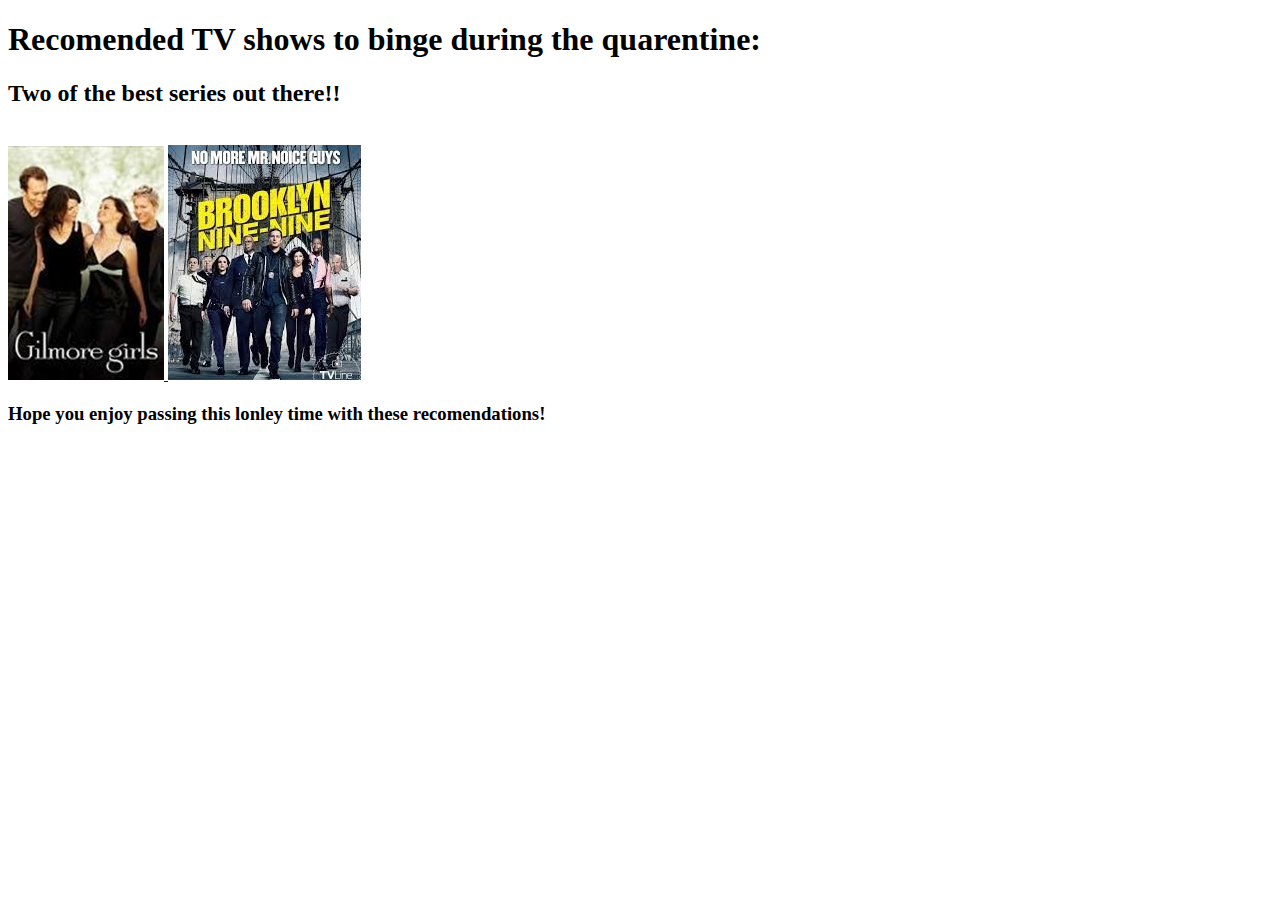
<file: Exercise_1/index.html>
<!DOCTYPE html>
<html>
	<head>
		<title> Keren Halpert </title>
	</head>
	<body>
        <h1> Recomended TV shows to binge during the quarentine: </h1>
        <h2> Two of the best series out there!! </h2>
        <br/>
        <a href="index2.html">
            <img src="images/Show1.jpg" title="Gilmore Girls" alt="Gilmore Girls"/>
        </a>
        <a href="index3.html">
            <img src="images/Show2.jpg" title="Brooklyn Nine-Nine" alt="Brooklyn Nine-Nine"/>
        </a>
        <h3> Hope you enjoy passing this lonley time with these recomendations!</h3>
	</body>
</html>
</file>
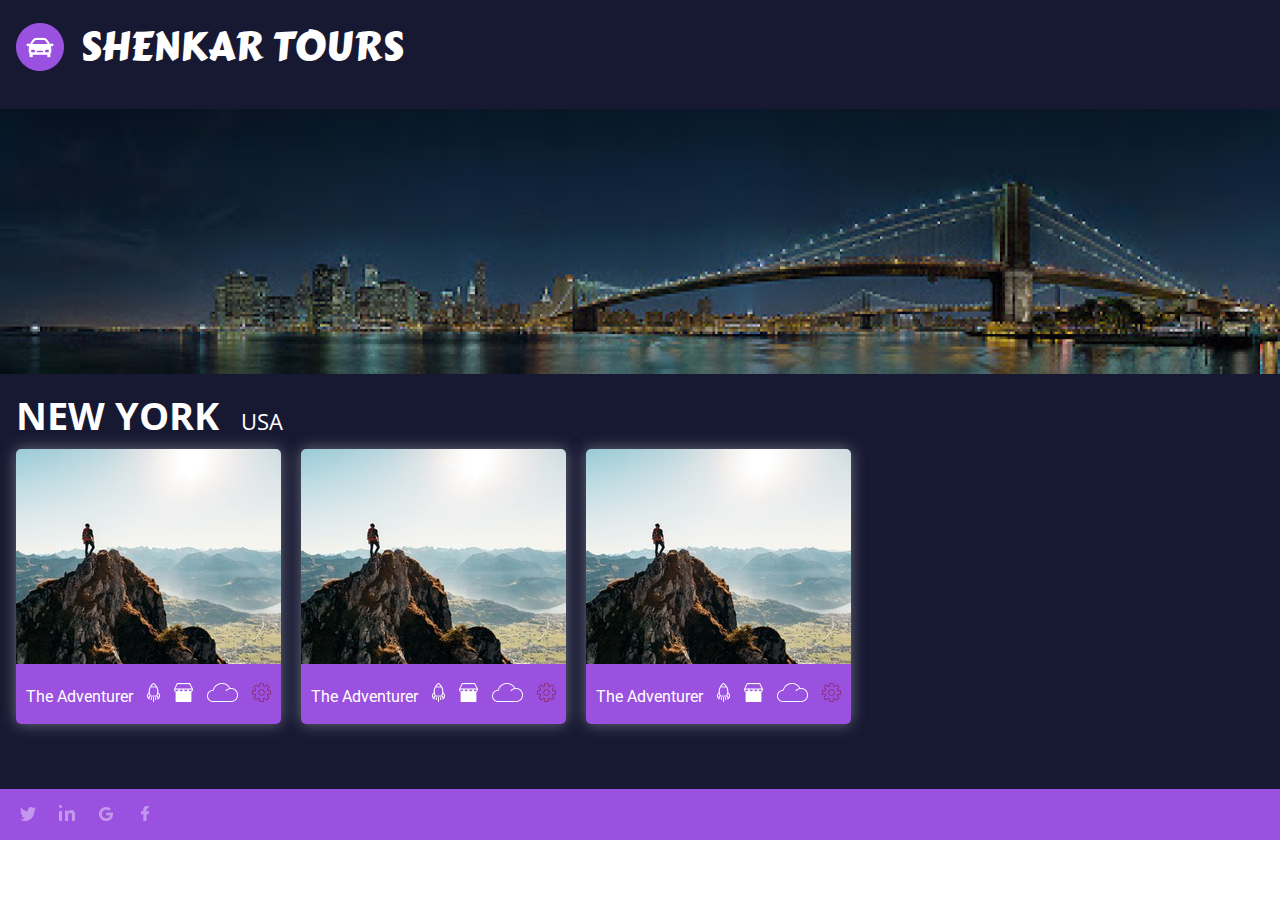
<file: Exercise_2/index.html>
<!DOCTYPE html> 
<html> 
    <head>
        <link rel="stylesheet" href="css/style.css">
        <link href="https://fonts.googleapis.com/css2?family=Carter+One&family=Open+Sans:wght@400;700&family=Roboto:wght@300&display=swap" rel="stylesheet">
        <title>Keren Halpert</title>
    </head> 
    <body>
        <header>
            <a href="index.html">SHENKAR TOURS </a>
            <img src="images/Cover.png" title="Cover" alt="Cover"/>
        </header>
        <main> 
            <h1> NEW YORK <span> &nbsp; USA </span></h1>
            <section class="card">
                <img src="images/Card1.png" class="cardImage" title="Card1" alt="Card1"/>
                <section class="cardInfo">
                    <a href="index2.html">The Adventurer</a>
                    <img src="images/Rocket.png" title="Rocket" alt="Rocket"/>
                    <img src="images/Shop.png" title="Shop" alt="Shop"/>
                    <img src="images/Cloud.png" title="Cloud" alt="Cloud"/>
                    <img src="images/Settings.png" title="Settings" alt="Settings"/>
                </section>
            </section>
            <section class="card">
                <img src="images/Card2.png" class="cardImage" title="Card2" alt="Card2"/>
                <section class="cardInfo">
                    <a href="index2.html">The Adventurer</a>
                    <img src="images/Rocket.png" title="Rocket" alt="Rocket"/>
                    <img src="images/Shop.png" title="Shop" alt="Shop"/>
                    <img src="images/Cloud.png" title="Cloud" alt="Cloud"/>
                    <img src="images/Settings.png" title="Settings" alt="Settings"/>
                </section>
            </section>
            <section class="card">
                <img src="images/Card3.png" class="cardImage" title="Card3" alt="Card3"/>
                <section class="cardInfo">
                    <a href="index2.html">The Adventurer</a>
                    <img src="images/Rocket.png" title="Rocket" alt="Rocket"/>
                    <img src="images/Shop.png" title="Shop" alt="Shop"/>
                    <img src="images/Cloud.png" title="Cloud" alt="Cloud"/>
                    <img src="images/Settings.png" title="Settings" alt="Settings"/>
                </section>
            </section>
        </main>
        <footer>
            <a href="https://twitter.com/?lang=en" target="_blank">
                <img src="images/Twitter.png" title="Twitter" alt="Twitter"/> </a>
            <a href="https://il.linkedin.com/" target="_blank">
                <img src="images/Linkedin.png" title="Linkedin" alt="Linkedin"/> </a>
            <a href="https://www.google.com/" target="_blank">
                <img src="images/Google.png" title="Google" alt="Google"/> </a>
            <a href="https://www.facebook.com/" target="_blank">
                <img src="images/Facebook.png" title="Facebook" alt="Facebook"/> </a>
        </footer>
    </body>
</html>
</file>
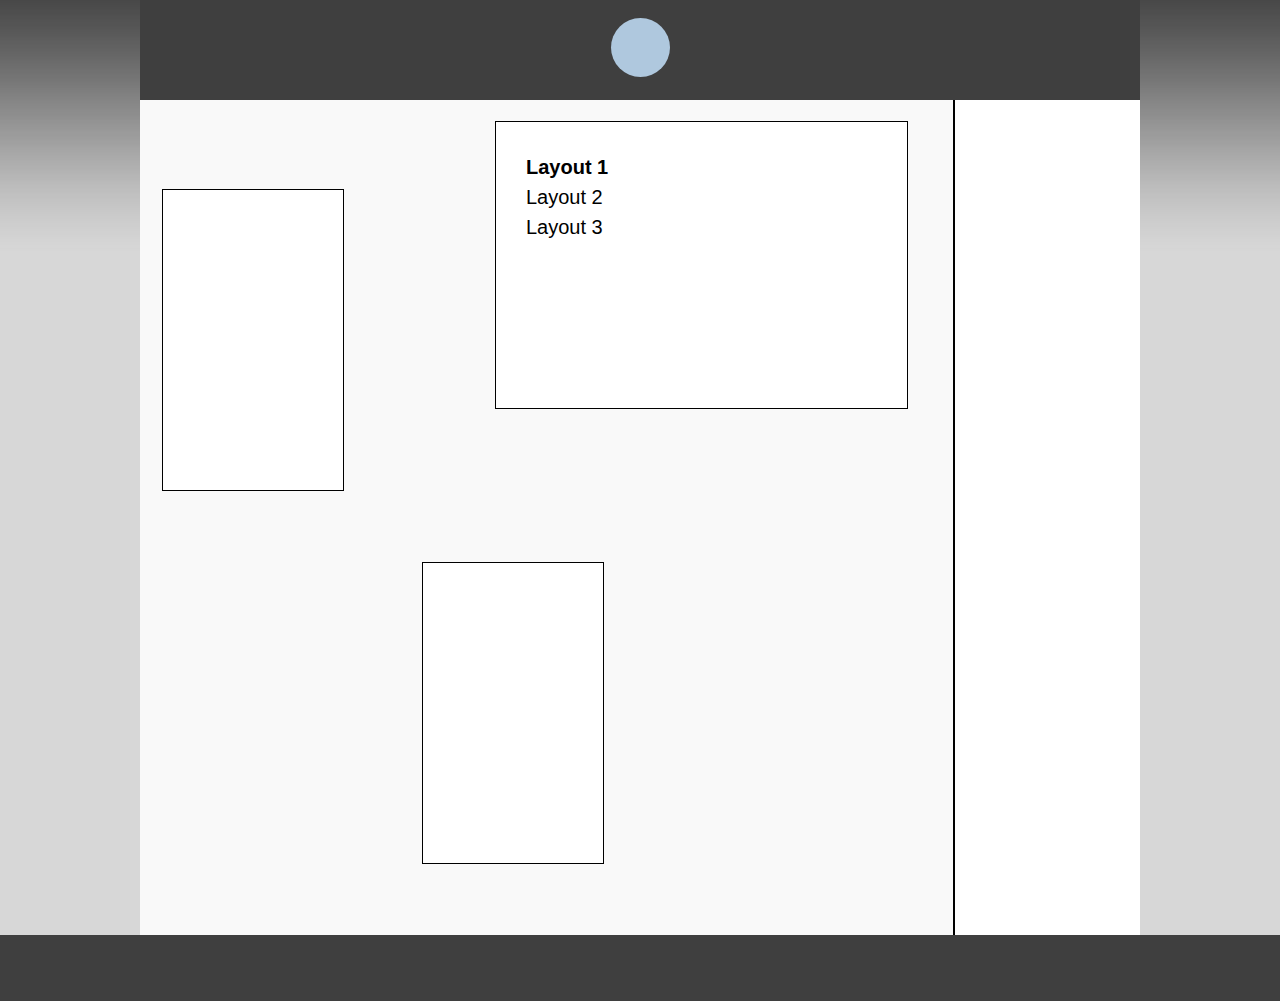
<file: Exercise_3/index.html>
<!DOCTYPE html>
<html lang="en">

<head>
    <title>Keren Halpert - Layout 1</title>
    <link rel="stylesheet" href="css/style.css">
</head>

<body>
    <section class="wrapper">
        <header>
            <section></section>
        </header>
        <main class="L1">
            <section class="FlexContainer">
                <section class="left_box"></section>
                <nav class="basic_nav">
                    <ul>
                        <li class="bold"><a href="index.html">Layout 1</a></li>
                        <li><a href="layout2.html">Layout 2</a></li>
                        <li><a href="layout3.html">Layout 3</a></li>
                    </ul>
                </nav>
                <section class="dummy"></section>
                <section class="bottom_box"></section>
            </section>
            <aside></aside>
        </main>
    </section>
    <footer></footer>
</body>

</html>
</file>
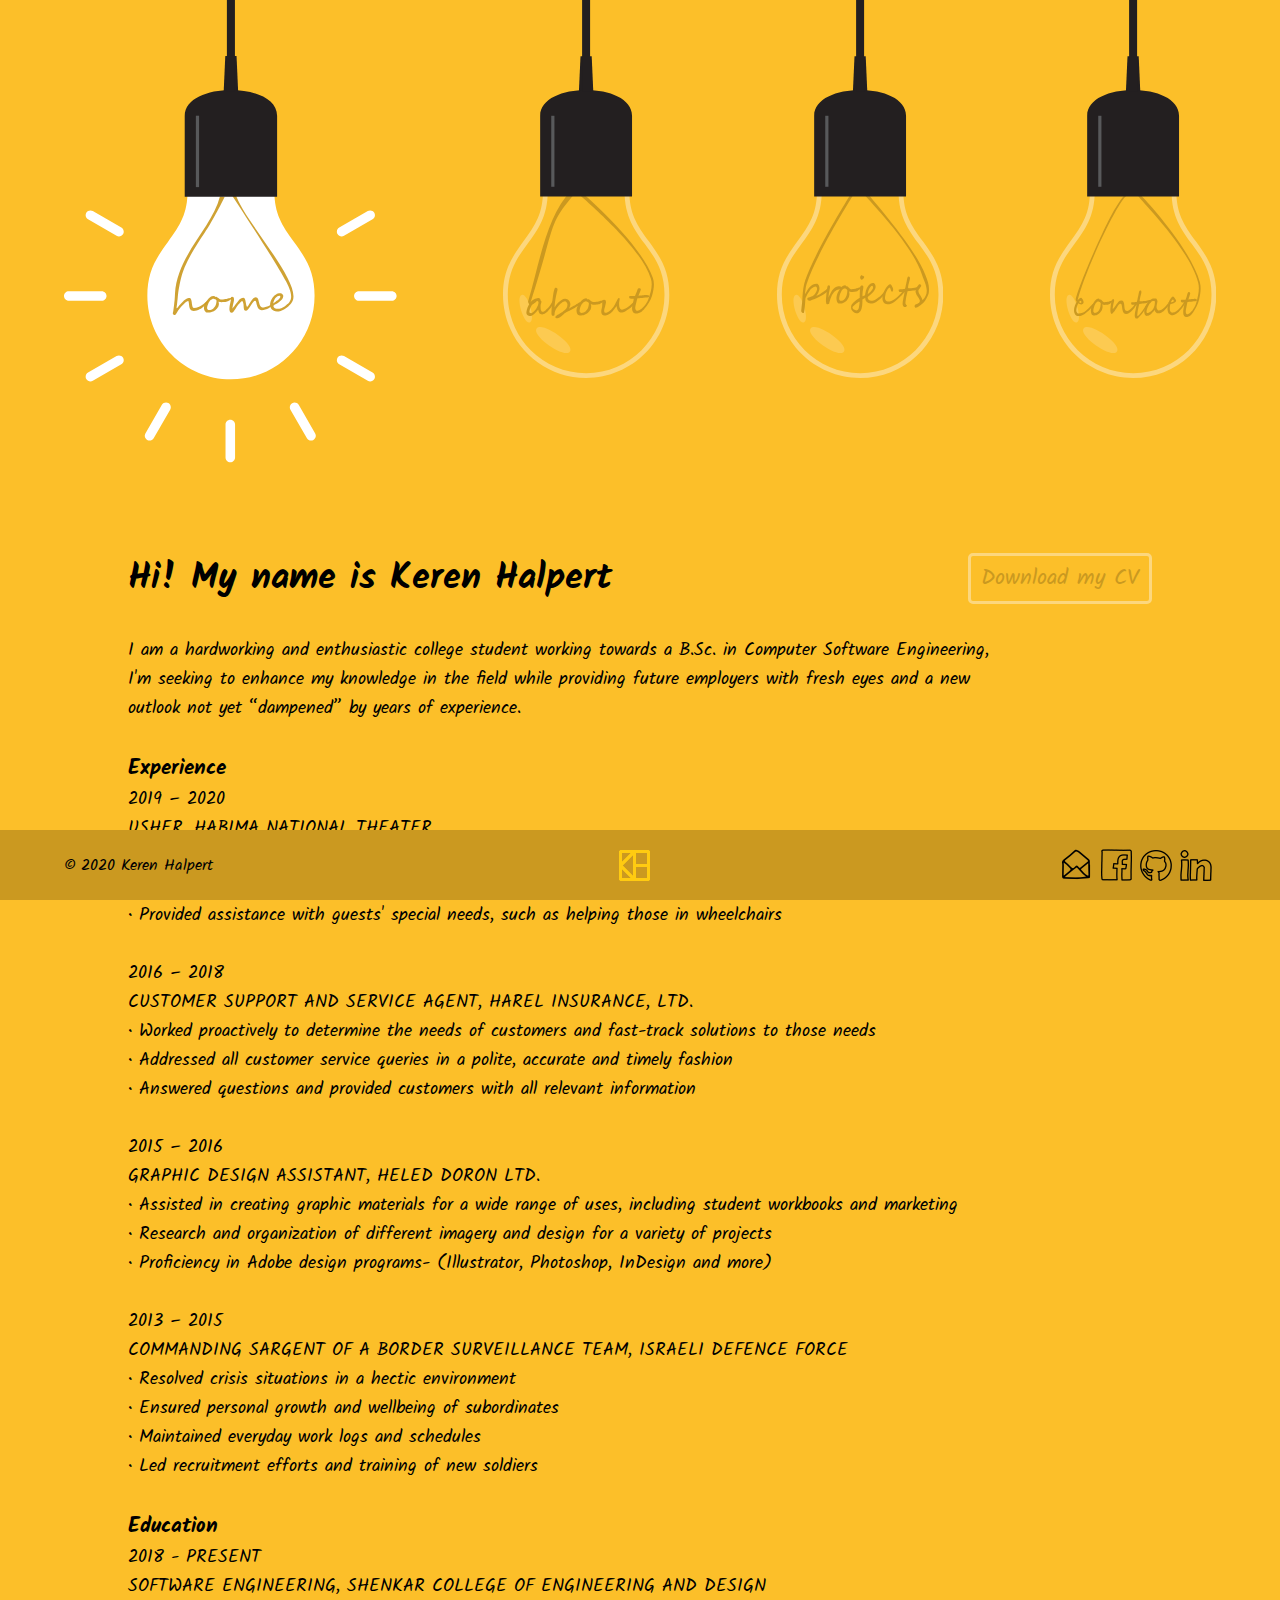
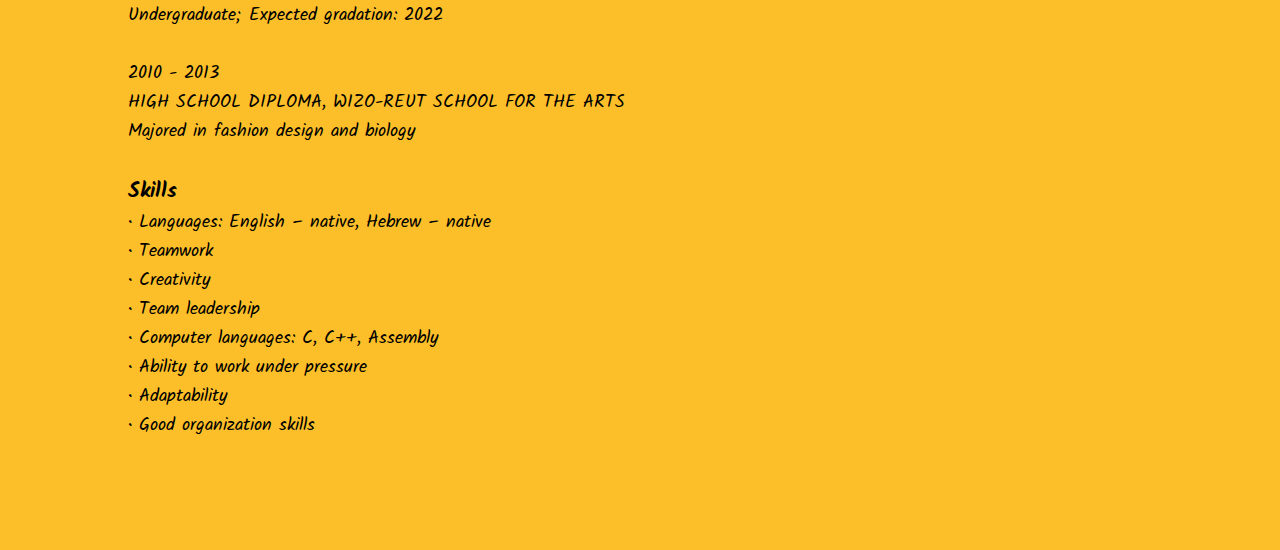
<file: Personal_portfolio/index.html>
<!DOCTYPE html>
<html lang="en">

<head>
    <meta charset="UTF-8">
    <meta name="viewport" content="width=device-width, initial-scale=1.0">
    <!-- Bootstrap: -->
    <link rel="stylesheet" href="https://stackpath.bootstrapcdn.com/bootstrap/4.5.0/css/bootstrap.min.css"
        integrity="sha384-9aIt2nRpC12Uk9gS9baDl411NQApFmC26EwAOH8WgZl5MYYxFfc+NcPb1dKGj7Sk" crossorigin="anonymous">
    <script src="https://code.jquery.com/jquery-3.5.1.slim.min.js"
        integrity="sha384-DfXdz2htPH0lsSSs5nCTpuj/zy4C+OGpamoFVy38MVBnE+IbbVYUew+OrCXaRkfj"
        crossorigin="anonymous"></script>
    <script src="https://cdn.jsdelivr.net/npm/popper.js@1.16.0/dist/umd/popper.min.js"
        integrity="sha384-Q6E9RHvbIyZFJoft+2mJbHaEWldlvI9IOYy5n3zV9zzTtmI3UksdQRVvoxMfooAo"
        crossorigin="anonymous"></script>
    <script src="https://stackpath.bootstrapcdn.com/bootstrap/4.5.0/js/bootstrap.min.js"
        integrity="sha384-OgVRvuATP1z7JjHLkuOU7Xw704+h835Lr+6QL9UvYjZE3Ipu6Tp75j7Bh/kR0JKI"
        crossorigin="anonymous"></script>

    <!-- Google Fonts: -->
    <link href="https://fonts.googleapis.com/css2?family=Kalam:wght@300;400;700&display=swap" rel="stylesheet">

    <link rel="stylesheet" href="includes/css/style.css">
    <link rel="icon" href="includes/images/logo.ico">
    <title>Keren Halpert</title>
</head>

<body>
    <section class="wrapper">
        <nav>
            <ul>
                <li><a href="#">
                        <svg viewBox="0 0 159.12006 255.58641" height="262mm" width="88mm">
                            <g transform="translate(-521.93918,-208.03379)" id="layer1">
                                <g id="home-bulb-glowing" style="display:inline"
                                    transform="matrix(0.35277777,0,0,-0.35277777,-100.86718,762.39862)">
                                    <g id="bulb-without-cord">
                                        <path
                                            d="m 1941.8014,1228.2519 c -5.195,-2.435 -8.813,-7.713 -8.813,-13.81 0,-29.872 -9.878,-46.077 -26.867,-69.098 -17.65,-23.918 -27.645,-41.763 -27.645,-72.655 0,-62.609 50.776,-113.38502 113.386,-113.38502 62.608,0 113.385,50.77602 113.385,113.38502 0,30.892 -9.995,48.737 -27.646,72.655 -16.989,23.021 -26.866,39.226 -26.866,69.098 0,6.097 -3.618,11.375 -8.814,13.81 z"
                                            style="display:inline;fill:#ffffff;fill-opacity:1;fill-rule:evenodd;stroke:none;stroke-width:0.999998"
                                            id="bulb-stroke" />
                                        <g style="font-style:normal;font-weight:normal;font-size:30px;line-height:1.25;font-family:sans-serif;display:inline;fill:#ca9920;fill-opacity:0.913725;stroke:none;stroke-width:0.75"
                                            id="home" transform="matrix(1.8187087,0,0,-1.6053569,2408.8546,-1241.4987)"
                                            aria-label="homel">
                                            <path
                                                sodipodi:nodetypes="ccscscsccccsscscsscsccsccccscccscsccscscscscccsscccccccccscscsscsccccscssccccscsscscccscscc"
                                                id="path1180-7"
                                                style="font-style:normal;font-variant:normal;font-weight:normal;font-stretch:normal;font-family:'Segoe Script';-inkscape-font-specification:'Segoe Script';fill:#ca9920;fill-opacity:0.913725;stroke-width:0.75"
                                                d="m -246.56964,-1436.4879 c 0,0.2051 -0.14648,0.5273 -0.43945,0.9668 -0.10743,0.1758 -0.24415,0.3711 -0.41016,0.5859 -0.16601,0.2149 -0.34179,0.4346 -0.52734,0.6592 -0.17579,0.2149 -0.35157,0.4199 -0.52735,0.6152 -0.17578,0.1953 -0.33203,0.3614 -0.46875,0.4981 -0.56641,0.5761 -1.16699,1.1279 -1.80176,1.6553 -0.63476,0.5273 -1.29394,1.001 -1.97753,1.4209 -0.67383,0.4101 -1.37696,0.7421 -2.10938,0.996 -0.72265,0.2539 -1.45996,0.3858 -2.21191,0.3956 -0.57617,0 -1.08887,-0.1074 -1.53809,-0.3223 -0.43945,-0.2149 -0.78613,-0.5616 -1.04004,-1.0401 -0.25391,-0.4785 -0.44434,-1.0156 -0.57129,-1.6113 -0.12695,-0.5957 -0.22949,-1.2353 -0.30762,-1.9189 -0.01,-0.1075 -0.0244,-0.2686 -0.0439,-0.4834 -0.0195,-0.2149 -0.0439,-0.4492 -0.0732,-0.7031 -0.0195,-0.2637 -0.0488,-0.5323 -0.0879,-0.8057 -0.0391,-0.2735 -0.083,-0.5225 -0.13184,-0.7471 -0.0488,-0.2246 -0.10739,-0.4053 -0.17578,-0.542 -0.0586,-0.1465 -0.12696,-0.2197 -0.20508,-0.2197 -0.30273,0 -0.71777,0.2051 -1.24512,0.6152 -0.52734,0.4004 -1.10351,0.9326 -1.72851,1.5967 -0.625,0.6543 -1.26465,1.3965 -1.91895,2.2266 -0.65429,0.8301 -1.26464,1.6748 -1.83105,2.5342 -0.49805,0.7421 -0.95215,1.4892 -1.36231,2.2412 -0.40039,0.7421 -0.75195,1.3915 -1.05468,1.9482 -0.16602,0.2539 -0.3418,0.4297 -0.52735,0.5274 -0.18555,0.1074 -0.3125,0.1611 -0.38086,0.1611 -0.15625,0 -0.31738,-0.039 -0.4834,-0.1172 -0.15625,-0.068 -0.30273,-0.1611 -0.43945,-0.2783 -0.12695,-0.1172 -0.23437,-0.2539 -0.32226,-0.4102 -0.0781,-0.1465 -0.11719,-0.2929 -0.11719,-0.4394 0,-0.127 0.0195,-0.3321 0.0586,-0.6153 0.0488,-0.2929 0.10251,-0.6201 0.16114,-0.9814 0.0586,-0.3613 0.11719,-0.7324 0.17578,-1.1133 0.0586,-0.3906 0.10743,-0.7519 0.14648,-1.084 0.0684,-0.6445 0.14649,-1.3525 0.23438,-2.124 0.0879,-0.7715 0.17089,-1.5478 0.24902,-2.3291 0.0781,-0.791 0.15137,-1.5625 0.21973,-2.3145 0.0684,-0.7519 0.12206,-1.4306 0.16113,-2.0361 0.01,-0.1953 0.0244,-0.4541 0.0439,-0.7764 0.0195,-0.3223 0.0391,-0.6738 0.0586,-1.0546 0.0195,-0.3907 0.0391,-0.8008 0.0586,-1.2305 0.0195,-0.4297 0.0391,-0.8447 0.0586,-1.2451 1.5271,-32.6299 28.05171,-56.2229 33.48996,-81.9158 1.64449,-0.2417 2.09953,0.2677 3.56924,0.063 -1.53522,3.5704 -8.17297,18.9111 -15.07169,30.6429 -4.61285,7.8445 -10.92145,18.4571 -14.88437,29.2788 -2.78655,7.6093 -3.89389,15.8414 -4.68624,21.0374 -0.0586,0.5176 -0.11719,1.0449 -0.17578,1.582 -0.0488,0.5371 -0.0927,1.0694 -0.13184,1.5967 -0.0391,0.5176 -0.0733,0.9815 -0.10254,1.3916 -0.0293,0.4688 -0.0683,0.9083 -0.11719,1.3184 -0.0391,0.4101 -0.083,0.8203 -0.13183,1.2305 -0.0391,0.4003 -0.0781,0.8105 -0.11719,1.2304 -0.0391,0.4102 -0.0781,0.8545 -0.11719,1.333 -0.0684,0.7227 -0.14648,1.3623 -0.23437,1.919 -0.0879,0.5469 -0.13184,1.0156 -0.13184,1.4062 0,0.059 0.0293,0.127 0.0879,0.2051 0.0684,0.078 0.12695,0.1172 0.17578,0.1172 h 0.0586 c 0.0879,-0.1074 0.20019,-0.2685 0.33691,-0.4834 0.13672,-0.2149 0.29297,-0.4492 0.46875,-0.7031 0.17578,-0.2539 0.35644,-0.5176 0.54199,-0.791 0.19531,-0.2832 0.38574,-0.542 0.57129,-0.7764 0.18555,-0.2344 0.38574,-0.4883 0.60059,-0.7617 0.22461,-0.2832 0.4541,-0.5664 0.68848,-0.8496 l 0.73242,-0.8496 c 0.25391,-0.2833 0.49805,-0.547 0.73242,-0.7911 0.30273,-0.3027 0.63965,-0.6201 1.01074,-0.9521 0.37109,-0.3321 0.75684,-0.6348 1.15723,-0.9082 0.41015,-0.2735 0.82031,-0.4981 1.23047,-0.6738 0.41015,-0.1758 0.80078,-0.2637 1.17187,-0.2637 0.0684,0 0.15625,0.02 0.26367,0.059 0.11719,0.039 0.22949,0.098 0.33692,0.1758 0.11719,0.068 0.22461,0.1562 0.32226,0.2636 0.0977,0.098 0.1709,0.2149 0.21973,0.3516 0.19531,0.5273 0.33691,1.0547 0.4248,1.582 0.0879,0.5273 0.16602,1.084 0.23438,1.6699 0.0586,0.4981 0.12208,1.0108 0.19043,1.5381 0.0684,0.5273 0.15625,1.0059 0.26367,1.4356 0.10742,0.4297 0.24414,0.7812 0.41016,1.0547 0.17578,0.2734 0.39551,0.4101 0.65918,0.4101 1.20117,0 2.35351,-0.2685 3.45703,-0.8056 0.58593,-0.2832 1.08886,-0.5567 1.50879,-0.8204 0.42969,-0.2637 0.82519,-0.5371 1.18652,-0.8203 0.37109,-0.2832 0.7373,-0.5957 1.09863,-0.9375 0.36133,-0.3418 0.78126,-0.7373 1.25977,-1.1865 0.94727,-0.8691 1.49902,-1.3037 1.65527,-1.3037 0.14649,0 0.21973,0.2002 0.21973,0.6006 z" />
                                            <path id="path1182-9"
                                                style="font-style:normal;font-variant:normal;font-weight:normal;font-stretch:normal;font-family:'Segoe Script';-inkscape-font-specification:'Segoe Script';fill:#ca9920;fill-opacity:0.913725;stroke-width:0.75"
                                                d="m -228.61066,-1439.7838 q 0,0.249 -0.17578,0.542 -0.17578,0.2929 -0.4541,0.6006 -0.27832,0.2929 -0.62988,0.5859 -0.35156,0.2783 -0.70313,0.5273 -0.35156,0.2344 -0.67383,0.4249 -0.30761,0.1757 -0.51269,0.2636 -0.38086,0.1612 -1.01074,0.293 -0.61524,0.1172 -1.28907,0.2051 -0.67382,0.088 -1.31835,0.1465 -0.64454,0.044 -1.08399,0.044 -0.17578,0 -0.4834,-0.059 -0.30761,-0.059 -0.62988,-0.1465 -0.32227,-0.088 -0.61523,-0.1904 -0.27833,-0.1172 -0.41016,-0.2344 0.13183,0.5567 0.23437,1.1279 0.10254,0.5567 0.10254,1.1573 0,0.2636 -0.0732,0.6445 -0.0586,0.3809 -0.17578,0.7764 -0.10254,0.3808 -0.23438,0.747 -0.13183,0.3516 -0.27832,0.586 -0.38086,0.6445 -0.79101,1.1719 -0.39551,0.5273 -0.9082,0.9814 -0.49805,0.4395 -1.12793,0.835 -0.62989,0.3955 -1.4502,0.7617 -0.87891,0.3808 -1.77246,0.542 -0.87891,0.1465 -1.83106,0.1465 -0.60058,0 -1.06933,-0.3516 -0.46875,-0.3516 -0.79102,-0.9375 -0.32226,-0.6006 -0.49804,-1.377 -0.16114,-0.7763 -0.16114,-1.6259 0,-0.2198 0.0293,-0.542 0.044,-0.3223 0.10254,-0.6592 0.0732,-0.3369 0.14648,-0.6445 0.0733,-0.3077 0.14649,-0.5274 0.20508,-0.6152 0.58594,-1.4062 0.38086,-0.791 0.89355,-1.6114 0.5127,-0.8349 1.14258,-1.6259 0.62988,-0.8057 1.31836,-1.4356 0.68847,-0.6299 1.43554,-1.0107 0.74708,-0.3809 1.49415,-0.3809 0.24902,0 0.3955,0.073 0.16114,0.073 0.26368,0.1904 0.11718,0.1172 0.20507,0.249 0.0879,0.1318 0.20508,0.2637 0.0439,0.073 0.13184,0.073 0.11718,0 0.29297,-0.059 0.17578,-0.059 0.3955,-0.059 0.27832,0 0.68848,0.3662 0.41016,0.3516 0.84961,0.7911 0.4541,0.4248 0.89355,0.791 0.45411,0.3515 0.80567,0.3515 0.39551,0 0.84961,-0.015 0.4541,-0.015 0.92285,-0.044 0.46875,-0.044 0.92285,-0.1025 0.4541,-0.059 0.83496,-0.1318 0.10254,-0.029 0.4834,-0.1319 0.38086,-0.1025 0.87891,-0.2343 0.51269,-0.1465 1.06933,-0.3077 0.57129,-0.1611 1.05469,-0.2929 0.4834,-0.1465 0.79102,-0.2344 0.32226,-0.088 0.35156,-0.088 0.0879,0 0.16113,0.044 0.0732,0.044 0.0732,0.1611 z m -11.42578,2.3437 q -0.0879,-0.2929 -0.35156,-0.5713 -0.24902,-0.2783 -0.58594,-0.498 -0.32226,-0.2197 -0.68847,-0.3516 -0.36622,-0.1464 -0.68848,-0.1464 -0.26367,0 -0.5127,0.088 -0.24902,0.088 -0.49804,0.2344 -0.23438,0.1319 -0.4541,0.3076 -0.21973,0.1612 -0.41016,0.3077 -0.57129,0.4834 -1.09863,1.3623 -0.5127,0.8642 -0.90821,1.875 -0.38086,0.9961 -0.61523,1.9921 -0.23438,0.9961 -0.23438,1.7286 0,0.3222 0.10254,0.6298 0.11719,0.293 0.32227,0.5274 0.20508,0.2197 0.4834,0.3662 0.27832,0.1318 0.61523,0.1318 0.87891,0 1.62598,-0.3076 0.74707,-0.3222 1.34765,-0.8642 0.61524,-0.5567 1.08399,-1.3184 0.46875,-0.7617 0.79101,-1.6406 0.32227,-0.8936 0.4834,-1.875 0.17578,-0.9815 0.19043,-1.9776 z" />
                                            <path id="path1184-1"
                                                style="font-style:normal;font-variant:normal;font-weight:normal;font-stretch:normal;font-family:'Segoe Script';-inkscape-font-specification:'Segoe Script';fill:#ca9920;fill-opacity:0.913725;stroke-width:0.75"
                                                d="m -199.50421,-1432.9137 q 0,0.1318 -0.14649,0.3662 -0.13183,0.2197 -0.33691,0.4688 -0.19043,0.2343 -0.43945,0.4541 -0.23438,0.2197 -0.42481,0.3369 -1.50879,0.9082 -2.8125,1.4062 -1.28906,0.4834 -2.66601,0.4834 -0.74707,0 -1.33301,-0.2929 -0.57129,-0.293 -1.01074,-0.8643 -0.43946,-0.5713 -0.77637,-1.4062 -0.32227,-0.835 -0.57129,-1.919 -0.13184,-0.5859 -0.24902,-1.2012 -0.11719,-0.6152 -0.24903,-1.1132 -0.13183,-0.5127 -0.30761,-0.835 -0.17578,-0.3369 -0.43946,-0.3369 -0.61523,0 -1.37695,1.0693 -0.76172,1.0694 -1.96289,3.1787 -1.18652,2.1094 -2.00684,3.208 -0.82031,1.0987 -1.49414,1.0987 -1.01074,0 -1.3623,-0.9522 -0.32227,-0.9668 -0.39551,-3.2373 -0.0146,-0.8935 -0.10254,-1.5674 -0.0879,-0.6884 -0.21973,-1.1718 -0.13183,-0.4834 -0.32226,-0.7911 -0.17578,-0.3222 -0.36621,-0.498 -0.74707,0.4541 -1.43555,1.1865 -0.67383,0.7324 -1.27441,1.5674 -0.60059,0.835 -1.12793,1.6846 -0.5127,0.8496 -0.92285,1.5527 -0.20508,0.3516 -0.46875,0.8057 -0.26368,0.4541 -0.542,0.9228 -0.26367,0.4541 -0.52734,0.8643 -0.24902,0.4101 -0.43945,0.6738 -0.42481,0.6152 -1.02539,0.6152 -1.11328,0 -1.46485,-1.1425 -0.0879,-0.293 -0.14648,-0.5274 -0.0586,-0.2344 -0.10254,-0.4687 -0.0293,-0.2344 -0.0586,-0.4981 -0.0147,-0.2783 -0.0147,-0.6299 0,-0.5859 0.0586,-1.2451 0.0586,-0.6592 0.14649,-1.333 0.10253,-0.6738 0.21972,-1.3476 0.13184,-0.6885 0.24903,-1.3331 0.24902,-1.2597 0.3955,-2.2851 0.14649,-1.0254 0.14649,-1.9482 0,-0.3516 0.20508,-0.586 0.20507,-0.249 0.57128,-0.249 1.46485,0 1.46485,2.0068 0,0.5274 -0.0879,1.1426 -0.0732,0.6152 -0.20508,1.2891 -0.11719,0.6591 -0.26367,1.3476 -0.14649,0.6739 -0.27832,1.333 -0.0732,0.3955 -0.14649,0.8496 -0.0732,0.4395 -0.14648,0.8496 -0.0586,0.3956 -0.10254,0.7178 -0.0439,0.3076 -0.0439,0.4541 0.19043,-0.1904 0.46875,-0.5566 0.29297,-0.3662 0.62989,-0.8643 0.33691,-0.498 0.71777,-1.0986 0.39551,-0.6006 0.79102,-1.2451 0.82031,-1.2891 1.52343,-2.2705 0.71778,-0.9961 1.33301,-1.6993 1.23047,-1.3916 2.65137,-1.3916 0.35156,0 0.61523,0.2051 0.26367,0.2051 0.4541,0.542 0.19043,0.3369 0.32227,0.7617 0.13184,0.4248 0.21973,0.8643 0.14648,0.7471 0.27832,1.6553 0.14648,0.9082 0.27832,1.6992 0.14648,0.791 0.29297,1.333 0.16113,0.5273 0.36621,0.5273 0.16113,0 0.38086,-0.2343 0.23437,-0.2491 0.46875,-0.6153 0.24902,-0.3808 0.49804,-0.8496 0.26368,-0.4687 0.49805,-0.9082 0.23438,-0.4541 0.4248,-0.8349 0.20508,-0.3809 0.32227,-0.6006 0.32227,-0.5713 0.74707,-1.2451 0.42481,-0.6885 0.9082,-1.2745 0.49805,-0.6005 1.06934,-0.9961 0.57129,-0.3955 1.20117,-0.3955 0.65918,0 1.02539,0.3077 0.36621,0.2929 0.60059,0.8935 0.24902,0.5859 0.4248,1.4795 0.19043,0.8936 0.46875,2.0801 0.4541,1.9336 0.98145,2.8857 0.52734,0.9522 1.3916,0.9522 0.54199,0 1.09863,-0.073 0.57129,-0.073 1.18653,-0.2343 0.61523,-0.1758 1.28906,-0.4541 0.68848,-0.293 1.46484,-0.7325 0.0586,-0.029 0.17578,-0.088 0.13184,-0.073 0.26368,-0.1318 0.14648,-0.073 0.26367,-0.1172 0.11718,-0.044 0.16113,-0.044 0.0586,0 0.13184,0.059 0.0879,0.059 0.16113,0.1611 0.0732,0.088 0.13183,0.2051 0.0586,0.1025 0.0586,0.1904 z" />
                                            <path
                                                sodipodi:nodetypes="scccsccscscccccsssccscsscccsccscsccscccssccccccsccsscccccccccc"
                                                id="path1186-7"
                                                style="font-style:normal;font-variant:normal;font-weight:normal;font-stretch:normal;font-family:'Segoe Script';-inkscape-font-specification:'Segoe Script';fill:#ca9920;fill-opacity:0.913725;stroke-width:0.75"
                                                d="m -192.44366,-1440.736 c 0,-0.1074 -0.0342,-0.2099 -0.10254,-0.3076 -0.0586,-0.098 -0.13673,-0.1856 -0.23438,-0.2637 -0.0879,-0.078 -0.18554,-0.1415 -0.29297,-0.1904 -0.0976,-0.049 -0.18066,-0.073 -0.24902,-0.073 -0.38086,0 -0.80566,0.1611 -1.27441,0.4834 -0.45899,0.3125 -0.90332,0.7519 -1.33301,1.3183 -0.41993,0.5664 -0.7959,1.2451 -1.12793,2.0362 -0.33203,0.791 -0.55664,1.6601 -0.67383,2.6074 0.13672,-0.088 0.36621,-0.2588 0.68848,-0.5127 0.32226,-0.2539 0.66894,-0.5371 1.04004,-0.8496 0.38085,-0.3125 0.75195,-0.6299 1.11328,-0.9522 0.37109,-0.3223 0.66894,-0.6006 0.89355,-0.8349 0.27344,-0.2832 0.50782,-0.5371 0.70313,-0.7617 0.20507,-0.2247 0.3662,-0.4298 0.48339,-0.6153 0.12695,-0.1953 0.21973,-0.3808 0.27832,-0.5566 0.0586,-0.1758 0.0879,-0.3516 0.0879,-0.5274 z m 8.24707,5.2295 c -0.45899,0.6934 -0.95703,1.3477 -1.49414,1.9629 -0.54688,0.6641 -1.16212,1.3086 -1.84571,1.9336 -0.68359,0.625 -1.4209,1.1816 -2.21191,1.6699 -0.78125,0.4883 -1.60645,0.879 -2.47559,1.1719 -0.86914,0.293 -1.76269,0.4395 -2.68066,0.4395 -0.9375,0 -1.73828,-0.1563 -2.40235,-0.4688 -0.65429,-0.3223 -1.1914,-0.7422 -1.61132,-1.2598 -0.41016,-0.5175 -0.7129,-1.1035 -0.90821,-1.7578 -0.18555,-0.6543 -0.27832,-1.3232 -0.27832,-2.0068 0,-0.6153 0.0586,-1.2354 0.17578,-1.8604 0.11719,-0.6347 0.28321,-1.25 0.49805,-1.8457 0.22461,-0.6055 0.48828,-1.1816 0.79102,-1.7285 0.30273,-0.5469 0.63965,-1.0547 1.01074,-1.5234 0.23437,-0.3027 0.51758,-0.6201 0.84961,-0.9522 0.34179,-0.3418 0.72265,-0.6543 1.14258,-0.9375 0.42969,-0.2832 0.89355,-0.5176 1.3916,-0.7031 0.49805,-0.1953 1.02051,-0.2929 1.56738,-0.2929 0.39063,0 0.73242,0.073 1.02539,0.2197 0.30273,0.1367 0.55176,0.3223 0.74707,0.5566 0.20508,0.2246 0.35645,0.4785 0.4541,0.7617 0.10743,0.2832 0.16114,0.5664 0.16114,0.8496 0,0.5762 -0.10742,1.1329 -0.32227,1.67 -0.21485,0.5371 -0.56641,1.0937 -1.05469,1.6699 -0.48828,0.5664 -1.12793,1.167 -1.91894,1.8017 -0.78125,0.625 -1.74317,1.3184 -2.88574,2.0801 -0.0684,0.049 -0.16602,0.1122 -0.29297,0.1905 -0.12695,0.078 -0.25391,0.1659 -0.38086,0.2636 -0.12695,0.088 -0.23926,0.1807 -0.33692,0.2783 -0.0879,0.088 -0.13183,0.1661 -0.13183,0.2344 0,0.2637 0.0439,0.5518 0.13183,0.8643 0.0879,0.3027 0.24414,0.5859 0.46875,0.8496 0.23438,0.2539 0.55176,0.4687 0.95215,0.6445 0.40039,0.1758 0.91309,0.2637 1.53809,0.2637 0.43945,0 0.89355,-0.054 1.3623,-0.1611 0.47852,-0.1172 0.95215,-0.2735 1.4209,-0.4688 0.47851,-0.2051 0.94726,-0.4443 1.40625,-0.7178 0.45899,-0.2832 0.89356,-0.5957 1.30371,-0.9375 0.54687,-0.4394 1.09863,-0.9472 1.65527,-1.5234 0.55665,-0.5859 1.09864,-1.2158 1.62598,-1.8896 3.3998,-4.4622 -0.43246,-13.0446 -2.3896,-17.3438 -7.47987,-15.8703 -28.58987,-52.4782 -40.69655,-73.3782 0.14981,-0.015 2.47509,-0.6838 2.96991,-0.8351 5.20102,21.8779 52.21222,77.5908 41.66898,92.2162 z" />
                                        </g>
                                        <path d="m 1981.9834,1349.6679 h 19.624 l -2.18,48.331 h -15.262 z"
                                            style="display:inline;fill:#231f20;fill-opacity:1;fill-rule:evenodd;stroke:none;stroke-width:0.999998"
                                            id="cord-cover">
                                        </path>
                                        <path
                                            d="m 1929.1514,1206.9349 h 125.288 v 109.925 c 0,46.695 -125.288,46.647 -125.288,0 z"
                                            style="display:inline;fill:#231f20;fill-opacity:1;fill-rule:evenodd;stroke:none;stroke-width:0.999998"
                                            id="body" />
                                        <path d="m 1944.2654,1220.0289 h 4.362 v 96.832 h -4.362 z"
                                            style="display:inline;fill:#58595b;fill-opacity:1;fill-rule:nonzero;stroke:none;stroke-width:0.999998"
                                            id="body-highlight" />
                                        <path
                                            d="m 1907.0324,927.08995 v 0 c -3.084,1.783 -7.061,0.715 -8.842,-2.364 l -22.362,-38.733 c -1.783,-3.075 -0.717,-7.057 2.37,-8.841 3.084,-1.777 7.066,-0.715 8.841,2.369 l 22.36,38.728 c 1.785,3.078 0.714,7.066 -2.367,8.841 m -61.441,61.447 v 0 c -1.783,3.078 -5.76,4.149 -8.844,2.363 l -38.727,-22.356 c -3.084,-1.78 -4.153,-5.754 -2.373,-8.844 1.786,-3.084 5.766,-4.147 8.845,-2.37 l 38.734,22.362 c 3.077,1.781 4.145,5.76 2.365,8.845 m -22.49,83.92495 v 0 c 0,3.56 -2.909,6.469 -6.471,6.469 h -44.723 c -3.558,0 -6.472,-2.912 -6.472,-6.472 0,-3.561 2.914,-6.466 6.472,-6.466 h 44.72 c 3.554,0 6.471,2.905 6.474,6.466 m 22.49,83.928 v 0 c 1.78,3.087 0.712,7.064 -2.367,8.841 l -38.732,22.363 c -3.079,1.78 -7.059,0.714 -8.845,-2.367 -1.777,-3.087 -0.711,-7.058 2.376,-8.844 l 38.724,-22.357 c 3.084,-1.786 7.064,-0.717 8.844,2.364 m 290.738,0 v 0 c 1.78,-3.081 5.761,-4.153 8.842,-2.367 l 38.729,22.357 c 3.087,1.789 4.151,5.757 2.37,8.844 -1.777,3.084 -5.765,4.147 -8.841,2.367 l -38.733,-22.363 c -3.078,-1.777 -4.147,-5.754 -2.367,-8.838 m 22.493,-83.931 v 0 c 0,-3.561 2.917,-6.466 6.466,-6.466 h 44.725 c 3.56,0 6.471,2.905 6.471,6.466 0,3.56 -2.916,6.472 -6.473,6.472 h -44.72 c -3.552,0 -6.469,-2.906 -6.469,-6.472 m -22.493,-83.92495 v 0 c -1.78,-3.082 -0.711,-7.061 2.37,-8.845 l 38.732,-22.362 c 3.077,-1.783 7.067,-0.717 8.842,2.367 1.778,3.09 0.714,7.07 -2.376,8.847 l -38.72,22.356 c -3.087,1.778 -7.065,0.715 -8.848,-2.363 m -61.441,-61.444 v 0 c -3.078,-1.778 -4.153,-5.763 -2.367,-8.844 l 22.36,-38.728 c 1.777,-3.084 5.757,-4.146 8.841,-2.369 3.087,1.784 4.153,5.763 2.368,8.844 l -22.361,38.73 c -1.777,3.079 -5.757,4.144 -8.841,2.367 m -83.928,-22.493 v 0 c -3.56,0 -6.474,-2.906 -6.474,-6.468 v -44.71996 c 0,-3.555 2.911,-6.475 6.471,-6.475 3.563,0 6.471,2.92 6.471,6.475 v 44.71996 c 0,3.562 -2.908,6.473 -6.471,6.468"
                                            style="display:inline;fill:#ffffff;fill-opacity:1;fill-rule:nonzero;stroke:none;stroke-width:0.999998"
                                            id="glow">
                                        </path>
                                    </g>
                                    <path id="cord"
                                        style="display:inline;fill:#231f20;fill-opacity:1;fill-rule:evenodd;stroke:none;stroke-width:1.6121"
                                        d="m 1986.3454,1349.6679 h 10.902 v 576.3235 h -10.902 z">
                                    </path>
                                </g>
                            </g>
                        </svg>
                    </a></li>
                <li><a href="about.html">
                        <svg viewBox="0 0 79.999773 215.94374" height="240mm" width="44mm">
                            <g transform="translate(-767.23782,-115.12615)">
                                <g style="display:inline" id="about-bulb"
                                    transform="matrix(0.35277777,0,0,-0.35277777,104.5531,669.49098)">
                                    <g id="bulb-without-cord">
                                        <path id="bulb-stroke"
                                            style="display:inline;fill:#fcd77e;fill-opacity:1;fill-rule:evenodd;stroke:none;stroke-width:0.999998"
                                            d="m 1941.8014,1228.2519 c -5.195,-2.435 -8.813,-7.713 -8.813,-13.81 0,-29.872 -9.878,-46.077 -26.867,-69.098 -17.65,-23.918 -27.645,-41.763 -27.645,-72.655 0,-62.609 50.776,-113.38502 113.386,-113.38502 62.608,0 113.385,50.77602 113.385,113.38502 0,30.892 -9.995,48.737 -27.646,72.655 -16.989,23.021 -26.866,39.226 -26.866,69.098 0,6.097 -3.618,11.375 -8.814,13.81 z" />
                                        <path id="bulb"
                                            style="display:inline;fill:#fcbf29;fill-opacity:1;fill-rule:evenodd;stroke:none;stroke-width:0.999998"
                                            d="m 1991.8624,965.84588 c 29.5,0 56.213,11.962 75.548,31.297 19.332,19.33502 31.295,46.04902 31.295,75.54602 0,33.056 -13.363,51.163 -26.748,69.296 -13.864,18.788 -27.762,37.613 -27.762,72.457 0,2.395 -0.981,4.572 -2.554,6.142 -1.582,1.577 -3.768,2.56 -6.168,2.56 h -87.223 c -2.4,0 -4.586,-0.983 -6.168,-2.56 -1.573,-1.57 -2.554,-3.747 -2.554,-6.142 0,-34.844 -13.898,-53.669 -27.762,-72.457 -13.386,-18.133 -26.748,-36.24 -26.748,-69.296 0,-29.497 11.962,-56.211 31.295,-75.54602 19.335,-19.332 46.051,-31.297 75.549,-31.297" />
                                        <path id="bulb-highlight-lower"
                                            style="display:inline;fill:#fcca51;fill-opacity:1;fill-rule:evenodd;stroke:none;stroke-width:0.999998"
                                            d="m 1969.8674,995.30288 c 7.111,10.26302 -38.445,41.85602 -45.572,31.57102 -7.127,-10.29 38.46,-41.83702 45.572,-31.57102" />
                                        <path id="bulb-highlight-upper"
                                            style="display:inline;fill:#fcca51;fill-opacity:1;fill-rule:evenodd;stroke:none;stroke-width:0.999998"
                                            d="m 1915.0724,1035.0269 c 8.466,2.496 -2.605,40.093 -11.089,37.589 -8.488,-2.505 2.625,-40.088 11.089,-37.589" />
                                        <path id="cord-cover"
                                            style="display:inline;fill:#231f20;fill-opacity:1;fill-rule:evenodd;stroke:none;stroke-width:0.999998"
                                            d="m 1981.9834,1349.6679 h 19.624 l -2.18,48.331 h -15.262 z">
                                        </path>
                                        <g style="font-style:normal;font-weight:normal;font-size:30px;line-height:1.25;font-family:sans-serif;display:inline;fill:#cb9920;fill-opacity:1;stroke:none;stroke-width:0.75"
                                            id="about" transform="matrix(1.798368,0,0,-1.6537402,2655.6308,-859.1853)">
                                            <path id="path1286"
                                                style="font-style:normal;font-variant:normal;font-weight:normal;font-stretch:normal;font-family:'Segoe Script';-inkscape-font-specification:'Segoe Script';fill:#cb9920;fill-opacity:1;stroke-width:0.53416"
                                                d="m -405.58709,-1164.6753 c -0.14093,0.4254 -0.48247,0.9965 -1.0246,1.7132 -0.10371,0.1357 -0.23856,0.2927 -0.40453,0.471 -0.15872,0.1726 -0.33256,0.3505 -0.52151,0.5336 -0.18597,0.1741 -0.37918,0.354 -0.57963,0.5397 -0.19745,0.1766 -0.38678,0.3367 -0.56798,0.4803 -0.27545,0.2184 -0.56489,0.4145 -0.86831,0.5884 -0.29921,0.1772 -0.60066,0.3128 -0.90435,0.4067 -0.29942,0.097 -0.59087,0.1381 -0.87436,0.1222 -1.36087,-0.4614 -1.63651,-1.6843 -1.77843,-2.8346 8.33297,-29.7074 13.47538,-70.5215 32.88207,-91.6057 0.84192,-1.6596 2.84531,1.5158 2.37056,2.6711 -20.64587,26.4827 -13.87948,23.2299 -33.34039,89.5505 0.0373,0.2975 0.54468,0.2756 0.86913,0.2319 0.32746,-0.053 0.66526,-0.177 1.01341,-0.3731 0.35243,-0.1927 0.70412,-0.4314 1.05505,-0.7163 0.35392,-0.2941 0.68484,-0.5831 0.99277,-0.8672 0.24996,-0.2383 0.46642,-0.4399 0.64938,-0.605 0.18593,-0.1741 0.34139,-0.3208 0.46636,-0.4399 0.10025,-0.093 0.20835,-0.1852 0.3243,-0.277 0.12023,-0.089 0.21008,-0.1101 0.26956,-0.064 0.0679,0.053 0.0584,0.2104 -0.0285,0.4731 z" />
                                            <path id="path1288"
                                                style="font-style:normal;font-variant:normal;font-weight:normal;font-stretch:normal;font-family:'Segoe Script';-inkscape-font-specification:'Segoe Script';fill:#cb9920;fill-opacity:1;stroke-width:0.75"
                                                d="m -405.22107,-1162.2333 q 0,-0.1465 -0.11719,-0.3222 -0.10254,-0.1905 -0.27832,-0.3516 -0.16113,-0.1758 -0.36621,-0.293 -0.20508,-0.1172 -0.38086,-0.1172 -0.4541,0 -0.84961,0.1465 -0.38086,0.1465 -0.71777,0.3809 -0.33691,0.2197 -0.62988,0.5127 -0.27832,0.2929 -0.49805,0.5859 -0.52734,0.6738 -1.08398,1.6553 -0.542,0.9668 -0.9961,2.0361 -0.43945,1.0694 -0.73242,2.1094 -0.27832,1.04 -0.27832,1.8457 0,0.4102 0.36621,0.7031 0.36621,0.293 0.98145,0.293 0.35156,0 0.83496,-0.3076 0.49804,-0.3223 1.02539,-0.835 0.54199,-0.5273 1.05469,-1.1865 0.52734,-0.6592 0.92285,-1.3623 0.74707,-1.3184 1.24511,-2.6514 0.49805,-1.3476 0.49805,-2.8418 z m 11.90918,-0.6738 q 0,0.1318 -0.21973,0.7324 -0.20507,0.6006 -0.61523,1.4649 -0.39551,0.8496 -0.98145,1.875 -0.57128,1.0254 -1.28906,1.9921 -0.8789,1.2012 -1.74316,2.0948 -0.86426,0.8935 -1.65528,1.4941 -0.77636,0.586 -1.43554,0.8936 -0.65918,0.2929 -1.14258,0.2929 -0.80566,0 -1.30371,-0.2197 -0.49805,-0.2344 -0.82031,-0.6885 -0.32227,-0.4687 -0.52735,-1.1718 -0.19043,-0.7178 -0.38086,-1.6846 h -0.20508 q -0.61523,0.9375 -1.34765,1.8603 -0.71778,0.9082 -1.50879,1.6407 -0.77637,0.7177 -1.61133,1.1718 -0.82031,0.4541 -1.62598,0.4541 -0.4248,0 -0.89355,-0.1464 -0.46875,-0.1612 -0.86426,-0.4981 -0.39551,-0.3369 -0.65918,-0.8496 -0.26367,-0.5273 -0.26367,-1.2598 0,-0.6445 0.16113,-1.4648 0.16114,-0.835 0.43946,-1.7285 0.27832,-0.9082 0.62988,-1.8164 0.36621,-0.9229 0.76172,-1.7432 0.41015,-0.8203 0.82031,-1.4795 0.41016,-0.6738 0.79102,-1.0693 0.43945,-0.4688 1.02539,-0.9522 0.60058,-0.4834 1.31836,-0.8789 0.71777,-0.3955 1.53808,-0.6445 0.82031,-0.2637 1.72852,-0.2637 0.73242,0 1.09863,0.4834 0.36621,0.4688 0.5127,1.4356 0.0146,0.088 0.10253,0.205 0.10254,0.1172 0.20508,0.2637 0.11719,0.1465 0.20508,0.3076 0.0879,0.1465 0.0879,0.3077 0,0.2343 -0.10254,0.5859 -0.10254,0.3369 -0.23437,0.7764 -0.11719,0.4248 -0.21973,0.9375 -0.10254,0.498 -0.10254,1.0546 0,0.7618 0.0147,1.626 0.0147,0.8643 0.16113,1.5967 0.16114,0.7178 0.5127,1.2012 0.36621,0.4834 1.05469,0.4834 0.35156,0 0.83496,-0.293 0.49804,-0.293 1.08398,-0.8203 0.60059,-0.5274 1.24512,-1.2598 0.65918,-0.7324 1.34765,-1.6113 0.79102,-1.0107 1.37696,-1.9922 0.58594,-0.9961 1.02539,-1.7578 0.43945,-0.7764 0.74707,-1.2451 0.30762,-0.4834 0.52734,-0.4834 h 0.0147 q 0.24902,0.015 0.32227,0.1465 0.0732,0.1318 0.0732,0.3369 0,0.073 0,0.1465 0,0.073 -0.0147,0.1611 z" />
                                            <path id="path1290"
                                                style="font-style:normal;font-variant:normal;font-weight:normal;font-stretch:normal;font-family:'Segoe Script';-inkscape-font-specification:'Segoe Script';fill:#cb9920;fill-opacity:1;stroke-width:0.75"
                                                d="m -373.37537,-1161.3544 q 0,0.4541 -0.41015,0.9522 -0.27832,0.3369 -0.76172,0.747 -0.4834,0.3956 -1.20117,0.879 -0.71778,0.4834 -1.52344,0.996 -0.80566,0.5127 -1.72852,1.0547 -0.92285,0.542 -1.8164,1.0694 -0.89356,0.5273 -1.81641,1.04 -0.92285,0.5127 -1.53808,0.8789 -0.60059,0.3662 -0.9375,0.5713 -0.32227,0.2051 -0.68848,0.5713 -0.35156,0.3516 -0.83496,0.835 -1.18653,1.1865 -2.63672,2.2558 -0.77637,0.5713 -1.77246,0.5713 -0.54199,0 -0.9961,-0.2197 -0.46875,-0.2197 -0.46875,-0.6885 0,-0.293 0.23438,-0.5273 0.43945,-0.4395 0.80566,-0.7471 0.38086,-0.3076 0.77637,-0.5859 0.39551,-0.2784 0.86426,-0.5713 0.46875,-0.293 1.09863,-0.7178 0.76172,-0.5127 1.17188,-0.7764 0.41015,-0.2783 0.46875,-0.3222 0.89355,-0.6592 1.58203,-1.3184 0.70312,-0.6738 1.21582,-1.3623 1.04004,-1.3916 1.04004,-3.1494 0,-0.3076 -0.13184,-0.8203 -0.11719,-0.5127 -0.35156,-0.9961 -0.23438,-0.4981 -0.57129,-0.8496 -0.32227,-0.3662 -0.73242,-0.3662 -0.43946,0 -0.86426,0.1757 -0.4248,0.1612 -0.84961,0.4395 -0.4248,0.2783 -0.83496,0.6445 -0.39551,0.3516 -0.79102,0.7178 -0.77636,0.7471 -1.50879,1.6553 -0.71777,0.9082 -1.52343,2.0507 -0.39551,0.5713 -0.68848,1.1719 -0.29297,0.6006 -0.49805,1.1719 -0.19043,0.5566 -0.29296,1.0547 -0.10254,0.498 -0.11719,0.8496 l -0.0586,1.2012 q -0.0293,0.4248 -0.35156,0.6738 -0.30762,0.2344 -0.76172,0.2344 -0.65918,0 -0.95215,-0.4981 -0.27832,-0.5127 -0.27832,-1.5527 0,-0.1465 0.0146,-0.4981 0.0147,-0.3515 0.0293,-0.8056 0.0146,-0.4541 0.0293,-0.9522 0.0293,-0.498 0.0439,-0.9375 0.0146,-0.4394 0.0293,-0.7617 0.0147,-0.3369 0.0293,-0.4541 0.0439,-0.9228 0.10253,-1.7725 0.0733,-0.8496 0.14649,-1.7285 0.0879,-0.8789 0.19043,-1.8164 0.11719,-0.9375 0.24902,-2.0215 0.13184,-1.0839 0.24903,-2.0654 0.13183,-0.9814 0.26367,-1.8896 0.13183,-0.9082 0.29297,-1.7871 0.17578,-0.879 0.41015,-1.7579 0.0293,-0.1025 0.11719,-0.3955 0.0879,-0.2929 0.21973,-0.5859 0.13183,-0.293 0.27832,-0.5274 0.16113,-0.2343 0.33691,-0.2343 0.11719,0 0.26367,0 0.14649,-0.015 0.30762,0 0.17578,0.015 0.33691,0.073 0.16114,0.059 0.29297,0.2051 0.13184,0.1465 0.20508,0.3369 0.0879,0.1758 0.11719,0.3662 0.0293,0.1758 0.0293,0.3516 0.0147,0.1611 0.0147,0.2783 0,0.2051 -0.14648,0.7764 -0.14649,0.5566 -0.35156,1.4941 -0.36621,1.6406 -0.71778,3.3692 -0.33691,1.7285 -0.54199,3.4277 -0.0732,0.5713 -0.14648,1.2598 -0.0733,0.6738 -0.14649,1.4062 -0.0586,0.7178 -0.11719,1.4648 -0.0439,0.7471 -0.0586,1.4356 0.4541,-0.7031 0.9375,-1.582 0.4834,-0.8936 1.18652,-1.7286 0.70313,-0.8349 1.39161,-1.4941 0.68847,-0.6592 1.49414,-1.2451 1.61132,-1.1719 2.98828,-1.1719 0.83496,-0.029 1.56738,0.3809 0.73242,0.4101 1.27441,1.084 0.55665,0.6738 0.84961,1.5087 0.30762,0.8204 0.29297,1.626 0,0.5274 -0.4248,1.8897 -0.20508,0.6738 -0.41016,1.04 -0.20508,0.3516 -0.36621,0.6299 0.54199,-0.3516 1.18652,-0.7617 0.64454,-0.4102 1.30372,-0.8203 0.65917,-0.4248 1.28906,-0.8204 0.64453,-0.3955 1.17187,-0.7177 0.0879,-0.059 0.35157,-0.2198 0.26367,-0.1757 0.71777,-0.4687 0.4541,-0.293 0.84961,-0.5566 0.39551,-0.2637 0.73242,-0.4688 0.67383,-0.4394 0.79102,-0.4394 0.26367,0 0.36621,0.2197 0.11718,0.2197 0.11718,0.4687 z" />
                                            <path id="path1292"
                                                style="font-style:normal;font-variant:normal;font-weight:normal;font-stretch:normal;font-family:'Segoe Script';-inkscape-font-specification:'Segoe Script';fill:#cb9920;fill-opacity:1;stroke-width:0.75"
                                                d="m -355.59216,-1163.6249 q 0,0.249 -0.17578,0.542 -0.17579,0.293 -0.45411,0.6006 -0.27832,0.293 -0.62988,0.5859 -0.35156,0.2784 -0.70312,0.5274 -0.35157,0.2344 -0.67383,0.4248 -0.30762,0.1758 -0.5127,0.2637 -0.38086,0.1611 -1.01074,0.2929 -0.61523,0.1172 -1.28906,0.2051 -0.67383,0.088 -1.31836,0.1465 -0.64453,0.044 -1.08399,0.044 -0.17578,0 -0.48339,-0.059 -0.30762,-0.059 -0.62989,-0.1464 -0.32226,-0.088 -0.61523,-0.1905 -0.27832,-0.1172 -0.41016,-0.2343 0.13184,0.5566 0.23438,1.1279 0.10254,0.5566 0.10254,1.1572 0,0.2637 -0.0733,0.6445 -0.0586,0.3809 -0.17578,0.7764 -0.10254,0.3809 -0.23437,0.7471 -0.13184,0.3515 -0.27832,0.5859 -0.38086,0.6445 -0.79102,1.1719 -0.39551,0.5273 -0.9082,0.9814 -0.49805,0.4395 -1.12793,0.835 -0.62988,0.3955 -1.4502,0.7617 -0.8789,0.3809 -1.77246,0.542 -0.8789,0.1465 -1.83105,0.1465 -0.60059,0 -1.06934,-0.3516 -0.46875,-0.3515 -0.79101,-0.9375 -0.32227,-0.6006 -0.49805,-1.3769 -0.16113,-0.7764 -0.16113,-1.626 0,-0.2197 0.0293,-0.542 0.044,-0.3223 0.10254,-0.6592 0.0732,-0.3369 0.14649,-0.6445 0.0732,-0.3076 0.14648,-0.5273 0.20508,-0.6153 0.58594,-1.4063 0.38086,-0.791 0.89355,-1.6113 0.5127,-0.835 1.14258,-1.626 0.62989,-0.8057 1.31836,-1.4355 0.68848,-0.6299 1.43555,-1.0108 0.74707,-0.3809 1.49414,-0.3809 0.24902,0 0.39551,0.073 0.16113,0.073 0.26367,0.1904 0.11719,0.1172 0.20508,0.249 0.0879,0.1319 0.20508,0.2637 0.0439,0.073 0.13183,0.073 0.11719,0 0.29297,-0.059 0.17578,-0.059 0.39551,-0.059 0.27832,0 0.68847,0.3662 0.41016,0.3515 0.84961,0.791 0.45411,0.4248 0.89356,0.791 0.4541,0.3516 0.80566,0.3516 0.39551,0 0.84961,-0.015 0.4541,-0.015 0.92285,-0.044 0.46875,-0.044 0.92285,-0.1026 0.45411,-0.059 0.83497,-0.1318 0.10253,-0.029 0.48339,-0.1318 0.38086,-0.1026 0.87891,-0.2344 0.5127,-0.1465 1.06934,-0.3076 0.57129,-0.1612 1.05468,-0.293 0.4834,-0.1465 0.79102,-0.2344 0.32227,-0.088 0.35156,-0.088 0.0879,0 0.16113,0.044 0.0733,0.044 0.0733,0.1611 z m -11.42578,2.3438 q -0.0879,-0.293 -0.35157,-0.5713 -0.24902,-0.2783 -0.58593,-0.4981 -0.32227,-0.2197 -0.68848,-0.3515 -0.36621,-0.1465 -0.68848,-0.1465 -0.26367,0 -0.51269,0.088 -0.24903,0.088 -0.49805,0.2344 -0.23437,0.1318 -0.4541,0.3076 -0.21973,0.1611 -0.41016,0.3076 -0.57129,0.4834 -1.09863,1.3623 -0.5127,0.8643 -0.9082,1.875 -0.38086,0.9961 -0.61524,1.9922 -0.23437,0.9961 -0.23437,1.7285 0,0.3223 0.10254,0.6299 0.11718,0.2929 0.32226,0.5273 0.20508,0.2198 0.4834,0.3662 0.27832,0.1319 0.61523,0.1319 0.87891,0 1.62598,-0.3076 0.74707,-0.3223 1.34766,-0.8643 0.61523,-0.5566 1.08398,-1.3184 0.46875,-0.7617 0.79102,-1.6406 0.32226,-0.8935 0.4834,-1.875 0.17578,-0.9814 0.19043,-1.9775 z" />
                                            <path id="path1294"
                                                style="font-style:normal;font-variant:normal;font-weight:normal;font-stretch:normal;font-family:'Segoe Script';-inkscape-font-specification:'Segoe Script';fill:#cb9920;fill-opacity:1;stroke-width:0.75"
                                                d="m -332.15466,-1162.5555 q 0,0.5566 -0.27832,1.2744 -0.27832,0.7031 -0.76172,1.3183 -0.61524,0.791 -1.3916,1.5674 -0.76172,0.7764 -1.59668,1.4942 -0.83496,0.7031 -1.69922,1.3183 -0.86426,0.6006 -1.68457,1.0547 -0.80567,0.4395 -1.52344,0.7031 -0.71777,0.2491 -1.25977,0.2491 -0.68847,0 -1.20117,-0.2344 -0.51269,-0.2344 -0.89355,-0.6299 -0.36621,-0.4102 -0.61524,-0.9522 -0.24902,-0.5419 -0.43945,-1.1425 -0.17578,-0.6006 -0.29297,-1.2305 -0.11719,-0.6445 -0.21972,-1.2451 -0.36622,0.5566 -0.83497,1.2597 -0.4541,0.6885 -0.96679,1.4063 -0.49805,0.7178 -1.02539,1.3916 -0.5127,0.6592 -0.9668,1.1572 -0.5127,0.542 -1.12793,1.0401 -0.60059,0.498 -1.28906,0.8789 -0.67383,0.3662 -1.4209,0.6006 -0.74707,0.2197 -1.53809,0.2197 -1.15722,0 -1.8164,-0.9522 -0.64453,-0.9521 -0.64453,-2.1972 0,-0.586 0.0879,-1.2159 0.10254,-0.6445 0.21972,-1.2744 0.13184,-0.6298 0.24903,-1.2304 0.11718,-0.6153 0.16113,-1.1573 0.0146,-0.2197 0.0146,-0.542 0.0147,-0.3369 0.0147,-0.7763 0,-0.3955 0,-0.7178 0,-0.3369 0.0146,-0.6299 0.0147,-0.3076 0.0439,-0.6006 0.0293,-0.2929 0.0879,-0.6152 0.0879,-0.498 0.39551,-0.8643 0.30762,-0.3662 0.9668,-0.3662 1.34765,0 1.34765,1.8604 0,0.3223 -0.0732,0.7178 -0.0586,0.3808 -0.14649,0.8056 -0.0879,0.4102 -0.19042,0.8496 -0.0879,0.4248 -0.16114,0.835 -0.14648,0.5713 -0.29297,1.1426 -0.14648,0.5713 -0.27832,1.1133 -0.11718,0.5419 -0.19043,1.0546 -0.0732,0.4981 -0.0732,0.9229 0,0.2197 0.0586,0.498 0.0586,0.2637 0.17578,0.5127 0.11718,0.2344 0.30761,0.3955 0.20508,0.1612 0.46875,0.1612 0.77637,0 1.56739,-0.4248 0.79101,-0.4395 1.50879,-1.0694 0.73242,-0.6445 1.3623,-1.3623 0.64453,-0.7324 1.12793,-1.333 0.46875,-0.6006 0.92285,-1.4209 0.46875,-0.8203 0.87891,-1.6992 0.4248,-0.8936 0.80566,-1.7725 0.38086,-0.8789 0.68848,-1.582 0.68847,-1.6113 1.23047,-1.6113 0.3955,0 0.52734,0.1318 0.13184,0.1172 0.13184,0.4981 0,0.2929 -0.0733,0.791 -0.0586,0.498 -0.14648,1.04 -0.0879,0.542 -0.16113,1.0401 -0.0586,0.498 -0.0586,0.7763 0,0.2491 0,0.6153 0.0146,0.3515 0.0293,0.7324 0.0147,0.3808 0.0439,0.7617 0.0439,0.3662 0.10253,0.6299 0.0586,0.3076 0.20508,0.7617 0.14649,0.4395 0.36621,0.8643 0.23438,0.4248 0.55664,0.7324 0.32227,0.293 0.74707,0.293 0.79102,0 1.78711,-0.4688 1.01075,-0.4687 2.06543,-1.2012 1.05469,-0.747 2.09473,-1.6552 1.04004,-0.9229 1.93359,-1.8164 0.35157,-0.3516 0.70313,-0.7032 0.36621,-0.3515 0.65918,-0.5859 0.30762,-0.2344 0.4834,-0.3076 0.19043,-0.073 0.19043,0.1172 z" />
                                            <path
                                                sodipodi:nodetypes="cccccccccsccccsscsscsaaaaaccaascccccccscscscscscscscscccccscscccccccssccsscsscsccccsccccc"
                                                id="path1250-9"
                                                style="font-style:normal;font-variant:normal;font-weight:normal;font-stretch:normal;font-size:30px;line-height:1.25;font-family:'Segoe Script';-inkscape-font-specification:'Segoe Script';display:inline;fill:#cb9920;fill-opacity:1;stroke:none;stroke-width:0.75"
                                                d="m -321.40103,-1167.1105 c 0,0.2832 -0.0586,0.5029 -0.17578,0.6592 -0.10742,0.1562 -0.24414,0.2734 -0.41016,0.3515 -0.15625,0.078 -0.32714,0.127 -0.51269,0.1465 -0.18555,0.019 -0.35156,0.034 -0.49805,0.044 -0.82031,0.059 -1.66016,0.127 -2.51953,0.205 -0.84961,0.068 -1.62597,0.1417 -2.3291,0.2198 -0.70313,0.068 -1.28418,0.1367 -1.74317,0.205 -0.44921,0.068 -0.6787,0.1221 -0.68847,0.1612 -0.0684,0.2832 -0.15625,0.6348 -0.26367,1.0547 -0.10743,0.4199 -0.21973,0.874 -0.33692,1.3623 -0.11719,0.4785 -0.23437,0.9765 -0.35156,1.4941 -0.11719,0.5078 -0.22461,0.9961 -0.32227,1.4649 -0.0879,0.4589 -0.16113,0.8788 -0.21972,1.2597 -0.0586,0.3711 -0.0879,0.669 -0.0879,0.8936 0,0.2051 0.0146,0.4541 0.0439,0.747 0.0293,0.293 0.0976,0.5762 0.20508,0.8497 0.11719,0.2637 0.2832,0.4883 0.49805,0.6738 0.21484,0.1855 0.50781,0.2783 0.8789,0.2783 0.20508,0 0.4541,-0.063 0.74707,-0.1904 0.30273,-0.127 0.62988,-0.3028 0.98145,-0.5274 0.35156,-0.2246 0.74703,-0.5182 1.09863,-0.8056 0.39341,-0.3216 0.74903,-0.6868 1.12793,-1.0254 0.19868,-0.1775 0.43176,-0.3213 0.60059,-0.5274 1.61991,-1.9775 3.0314,-4.2165 3.82679,-6.6459 1.74734,-5.337 3.39755,-11.345 1.85546,-16.7449 -8.56885,-30.0055 -58.78804,-71.8704 -57.89125,-73.5687 0.32551,-0.6164 1.21048,-1.1003 1.813,-0.7498 1.56802,0.9122 48.10774,44.0732 57.58892,73.8019 1.47187,4.6151 0.61705,9.8438 -0.65622,14.5176 -1.05423,3.8698 -3.26339,7.5952 -5.62849,10.6348 -0.12236,0.1572 -0.21485,0.3174 -0.35156,0.4834 -0.12696,0.1563 -0.26367,0.3223 -0.41016,0.4981 -0.0977,0.1269 -0.24414,0.2929 -0.43945,0.498 -0.18555,0.1953 -0.41504,0.4102 -0.68849,0.6446 -0.26367,0.2343 -0.56151,0.4736 -0.89355,0.7177 -0.32226,0.2344 -0.66895,0.4444 -1.04004,0.6299 -0.36133,0.1953 -0.74218,0.3516 -1.14258,0.4688 -0.39063,0.1269 -0.78613,0.1904 -1.18651,0.1904 -0.57618,0 -1.05957,-0.083 -1.4502,-0.249 -0.38087,-0.166 -0.69336,-0.3857 -0.9375,-0.6592 -0.24414,-0.2735 -0.43458,-0.5811 -0.57129,-0.9228 -0.12696,-0.3516 -0.21973,-0.7032 -0.27832,-1.0547 -0.0586,-0.3516 -0.0928,-0.6934 -0.10254,-1.0254 v -0.8789 c 0,-0.3027 0.0293,-0.6592 0.0879,-1.0694 0.0684,-0.4199 0.14649,-0.8643 0.23437,-1.333 0.0879,-0.4687 0.18555,-0.9424 0.29298,-1.4209 0.11718,-0.4883 0.21972,-0.9521 0.30761,-1.3916 0.0879,-0.4395 0.16114,-0.8398 0.21973,-1.2011 0.0684,-0.3711 0.10254,-0.6641 0.10254,-0.879 0,-0.1269 -0.0635,-0.1953 -0.19044,-0.205 -0.11718,-0.019 -0.27831,-0.014 -0.48339,0.015 -0.20508,0.029 -0.43945,0.059 -0.70312,0.088 -0.25391,0.029 -0.51758,0.02 -0.79103,-0.029 -0.17577,-0.029 -0.34179,-0.073 -0.49804,-0.1318 -0.15626,-0.059 -0.29786,-0.1368 -0.4248,-0.2344 -0.1172,-0.1074 -0.21485,-0.2392 -0.29297,-0.3955 -0.0684,-0.166 -0.10254,-0.3711 -0.10254,-0.6152 0,-0.3027 0.0781,-0.5127 0.23438,-0.6299 0.166,-0.1172 0.36132,-0.1758 0.58593,-0.1758 h 3.44239 c 0.0586,-0.029 0.13183,-0.127 0.21972,-0.293 0.0977,-0.1757 0.20019,-0.3955 0.30762,-0.6592 0.11718,-0.2734 0.23925,-0.5761 0.36621,-0.9082 0.12694,-0.3418 0.2539,-0.6933 0.38085,-1.0546 0.13672,-0.3711 0.26367,-0.7422 0.38086,-1.1133 0.12695,-0.3711 0.24414,-0.7178 0.35156,-1.0401 0.16602,-0.5273 0.36133,-0.9033 0.58594,-1.1279 0.22461,-0.2246 0.50781,-0.3369 0.84962,-0.3369 0.22461,0 0.41014,0.044 0.55663,0.1318 0.15626,0.078 0.27833,0.1807 0.36621,0.3076 0.0879,0.1172 0.15138,0.2442 0.19044,0.3809 0.0391,0.1367 0.0586,0.2637 0.0586,0.3809 0,0.039 -0.0342,0.1565 -0.10252,0.3515 -0.0586,0.1855 -0.13674,0.4199 -0.23439,0.7031 -0.0977,0.2833 -0.20996,0.6007 -0.33691,0.9522 -0.12695,0.3515 -0.25879,0.7031 -0.39551,1.0547 -0.12695,0.3515 -0.24902,0.6933 -0.36621,1.0254 -0.11719,0.332 -0.21973,0.6201 -0.30762,0.8642 0.9082,-0.059 1.67481,-0.1172 2.2998,-0.1757 0.63477,-0.059 1.17676,-0.1075 1.62598,-0.1465 0.44922,-0.049 0.83009,-0.088 1.14258,-0.1172 0.32228,-0.029 0.62501,-0.044 0.90821,-0.044 0.42968,0 0.77147,0.02 1.02538,0.059 0.26367,0.039 0.46387,0.098 0.60059,0.1758 0.14649,0.068 0.24414,0.1611 0.29297,0.2783 0.0488,0.1075 0.0732,0.2344 0.0732,0.3809 z" />
                                        </g>
                                        <path id="body"
                                            style="display:inline;fill:#231f20;fill-opacity:1;fill-rule:evenodd;stroke:none;stroke-width:0.999998"
                                            d="m 1929.1514,1206.9349 h 125.288 v 109.925 c 0,46.695 -125.288,46.647 -125.288,0 z" />
                                        <path id="body-highlight"
                                            style="display:inline;fill:#58595b;fill-opacity:1;fill-rule:nonzero;stroke:none;stroke-width:0.999998"
                                            d="m 1944.2654,1220.0289 h 4.362 v 96.832 h -4.362 z" />
                                    </g>
                                    <path
                                        style="display:inline;fill:#231f20;fill-opacity:1;fill-rule:evenodd;stroke:none;stroke-width:1.6121"
                                        d="m 1986.3454,1349.6679 h 10.902 v 576.3235 h -10.902 z" id="cord">
                                    </path>
                                </g>
                            </g>
                        </svg>
                    </a></li>
                <li><a href="projects.html">
                        <svg viewBox="0 0 79.999771 215.94374" height="240mm" width="44mm">
                            <g transform="translate(-421.13107,-133.93289)" id="layer1">
                                <g inkscape:label="project-bulb" id="g1779-8" style="display:inline"
                                    transform="matrix(0.35277777,0,0,-0.35277777,-241.55365,688.29772)">
                                    <g id="bulb-without-cord">
                                        <path
                                            d="m 1941.8014,1228.2519 c -5.195,-2.435 -8.813,-7.713 -8.813,-13.81 0,-29.872 -9.878,-46.077 -26.867,-69.098 -17.65,-23.918 -27.645,-41.763 -27.645,-72.655 0,-62.609 50.776,-113.38502 113.386,-113.38502 62.608,0 113.385,50.77602 113.385,113.38502 0,30.892 -9.995,48.737 -27.646,72.655 -16.989,23.021 -26.866,39.226 -26.866,69.098 0,6.097 -3.618,11.375 -8.814,13.81 z"
                                            style="display:inline;fill:#fcd77e;fill-opacity:1;fill-rule:evenodd;stroke:none;stroke-width:0.999998"
                                            id="bulb-stroke" />
                                        <path
                                            d="m 1991.8624,965.84588 c 29.5,0 56.213,11.962 75.548,31.297 19.332,19.33502 31.295,46.04902 31.295,75.54602 0,33.056 -13.363,51.163 -26.748,69.296 -13.864,18.788 -27.762,37.613 -27.762,72.457 0,2.395 -0.981,4.572 -2.554,6.142 -1.582,1.577 -3.768,2.56 -6.168,2.56 h -87.223 c -2.4,0 -4.586,-0.983 -6.168,-2.56 -1.573,-1.57 -2.554,-3.747 -2.554,-6.142 0,-34.844 -13.898,-53.669 -27.762,-72.457 -13.386,-18.133 -26.748,-36.24 -26.748,-69.296 0,-29.497 11.962,-56.211 31.295,-75.54602 19.335,-19.332 46.051,-31.297 75.549,-31.297"
                                            style="display:inline;fill:#fcbf29;fill-opacity:1;fill-rule:evenodd;stroke:none;stroke-width:0.999998"
                                            id="bulb" />
                                        <path
                                            d="m 1969.8674,995.30288 c 7.111,10.26302 -38.445,41.85602 -45.572,31.57102 -7.127,-10.29 38.46,-41.83702 45.572,-31.57102"
                                            style="display:inline;fill:#fcca51;fill-opacity:1;fill-rule:evenodd;stroke:none;stroke-width:0.999998"
                                            id="bulb-highlight-lower" />
                                        <path
                                            d="m 1915.0724,1035.0269 c 8.466,2.496 -2.605,40.093 -11.089,37.589 -8.488,-2.505 2.625,-40.088 11.089,-37.589"
                                            style="display:inline;fill:#fcca51;fill-opacity:1;fill-rule:evenodd;stroke:none;stroke-width:0.999998"
                                            id="bulb-highlight-upper" />
                                        <path d="m 1981.9834,1349.6679 h 19.624 l -2.18,48.331 h -15.262 z"
                                            style="display:inline;fill:#231f20;fill-opacity:1;fill-rule:evenodd;stroke:none;stroke-width:0.999998"
                                            id="cord-cover">
                                        </path>
                                        <g style="font-style:normal;font-weight:normal;font-size:30px;line-height:1.25;font-family:sans-serif;fill:#cb9920;fill-opacity:1;stroke:none;stroke-width:0.75"
                                            id="projects"
                                            transform="matrix(1.5818348,0,0,-1.769088,2253.6445,-1563.5809)"
                                            aria-label="projectsl">
                                            <path
                                                sodipodi:nodetypes="csccsscscsscsccccssccccsccccccscscscccccccccacccccccccccccccccscc"
                                                id="path1332"
                                                style="font-style:normal;font-variant:normal;font-weight:normal;font-stretch:normal;font-family:'Segoe Script';-inkscape-font-specification:'Segoe Script';fill:#cb9920;fill-opacity:1;stroke-width:0.75"
                                                d="m -192.47058,-1494.9303 c 0,0.3027 -0.10254,0.6641 -0.30762,1.084 -0.20508,0.4199 -0.43457,0.7275 -0.68847,0.9228 -0.97657,0.7911 -2.06055,1.5284 -3.25196,2.212 -1.18164,0.6835 -2.49023,1.3622 -3.92578,2.0361 -1.43555,0.6738 -2.80762,1.2548 -4.11621,1.7431 -1.30859,0.4883 -2.57324,0.8936 -3.79395,1.2159 -0.10742,0.039 -0.29785,0.059 -0.57128,0.059 -0.46875,0 -0.91797,-0.127 -1.34766,-0.3809 -0.41992,-0.2637 -0.62988,-0.6396 -0.62988,-1.1279 0,-0.1758 0.0586,-0.3223 0.17578,-0.4395 0.16601,-0.166 0.49804,-0.3418 0.99609,-0.5273 0.50781,-0.1855 1.15235,-0.4053 1.9336,-0.6592 0.39062,-0.1269 0.71777,-0.2392 0.98144,-0.3369 0.27344,-0.098 0.47852,-0.1807 0.61523,-0.249 0.625,-0.3321 1.20117,-0.7764 1.72852,-1.333 0.53711,-0.5567 0.98144,-1.1426 1.33301,-1.7579 0.47851,-0.8007 0.71777,-1.5087 0.71777,-2.124 0,-1.3281 -0.42969,-1.9922 -1.28906,-1.9922 -0.49805,0 -1.13281,0.2002 -1.9043,0.6006 -0.38086,0.1953 -0.73242,0.3955 -1.05469,0.6006 -0.3125,0.2051 -0.5957,0.4053 -0.8496,0.6006 -0.41016,0.332 -0.84473,0.7861 -1.30372,1.3623 -0.45898,0.5664 -0.9082,1.1816 -1.34765,1.8457 -0.43945,0.6641 -0.85449,1.3379 -1.24512,2.0215 -0.38086,0.6738 -0.70313,1.2841 -0.9668,1.831 -0.0488,0.4493 -0.0976,0.9522 -0.14648,1.5088 -0.0488,0.5469 -0.10251,1.1523 -0.16113,1.8164 -0.10743,1.3281 -0.2295,2.5781 -0.36621,3.75 -0.13672,1.1817 -0.28809,2.2022 -0.45411,3.0616 -0.0293,0.1757 -0.0586,0.3515 -0.0879,0.5273 -0.0293,0.1758 -0.0634,0.3076 -0.10254,0.3955 -0.11719,0.3027 -0.32715,0.4541 -0.62988,0.4541 -0.27343,0 -0.63964,-0.1416 -1.09863,-0.4248 -0.43945,-0.2735 -0.65918,-0.542 -0.65918,-0.8057 0,-0.166 0.01,-0.3662 0.0293,-0.6005 0.0195,-0.2247 0.0488,-0.4835 0.0879,-0.7764 0.0781,-0.791 0.14648,-1.4697 0.20508,-2.0361 0.0683,-0.5567 0.12695,-1.001 0.17578,-1.3331 0.13671,-1.0058 0.25878,-2.0898 0.36621,-3.2519 0.10742,-1.1719 0.19531,-2.4463 0.26367,-3.8233 0.28463,-3.9775 0.91021,-8.5062 2.32797,-12.2532 9.77313,-24.7644 40.84151,-68.2295 40.87077,-68.6201 0.85152,0.5453 1.39412,0.529 1.98768,0.894 -0.0684,0.4102 -32.22155,45.1268 -41.71386,70.8303 -0.84447,2.2867 -1.22389,6.4124 -1.27533,7.2008 0,0.2832 0.0293,0.4248 0.0879,0.4248 0.68359,-1.2305 1.35254,-2.2998 2.00683,-3.208 0.66407,-0.9082 1.32325,-1.6699 1.97754,-2.2852 0.9668,-0.8984 1.89453,-1.5429 2.7832,-1.9335 0.87891,-0.3907 1.94336,-0.586 3.19336,-0.586 0.36133,-0.01 0.6836,0.1121 0.9668,0.3662 0.29297,0.2539 0.54199,0.5713 0.74707,0.9522 0.20508,0.3711 0.36133,0.7714 0.46875,1.2011 0.10742,0.4199 0.16113,0.791 0.16113,1.1133 0.01,0.4883 -0.0733,1.001 -0.24902,1.5381 -0.16601,0.5273 -0.39062,1.0547 -0.67383,1.582 -0.2832,0.5176 -0.60547,1.0205 -0.9668,1.5088 -0.36133,0.4785 -0.73242,0.9033 -1.11328,1.2744 0.9668,-0.3613 2.05567,-0.8446 3.2666,-1.4501 1.22071,-0.6153 2.36329,-1.2745 3.42774,-1.9776 1.07422,-0.7031 2.04102,-1.4209 2.90039,-2.1533 0.41992,-0.3418 0.79101,-0.5127 1.11328,-0.5127 0.26367,0 0.39551,0.1416 0.39551,0.4248 z" />
                                            <path id="path1334"
                                                style="font-style:normal;font-variant:normal;font-weight:normal;font-stretch:normal;font-family:'Segoe Script';-inkscape-font-specification:'Segoe Script';fill:#cb9920;fill-opacity:1;stroke-width:0.75"
                                                d="m -181.20593,-1495.5016 q 0,0.088 -0.0147,0.2637 -0.0146,0.1611 -0.0732,0.3369 -0.0586,0.1611 -0.14649,0.293 -0.0732,0.1318 -0.20508,0.1318 -0.0879,0 -0.29296,0 -0.20508,-0.015 -0.43946,-0.029 -0.21972,-0.015 -0.4248,-0.015 -0.20508,-0.015 -0.29297,-0.015 -2.79785,0.1758 -4.6582,2.0508 -1.83106,1.831 -3.16407,4.8926 -0.24902,0.6299 -0.49804,1.3037 -0.23438,0.6738 -0.45411,1.4209 -0.11718,0.4101 -0.17578,0.7324 -0.0439,0.3076 -0.16113,0.6592 -0.0293,0.1172 -0.24902,0.2197 -0.21973,0.1172 -0.49805,0.2051 -0.26367,0.088 -0.51269,0.1465 -0.24903,0.059 -0.33692,0.059 -1.01074,0.059 -1.14258,-2.0948 -0.0439,-0.5859 -0.0439,-1.0547 0.0146,-0.4833 0.0439,-0.9228 0.0293,-0.4541 0.0733,-0.9375 0.0586,-0.498 0.11718,-1.1133 0.0732,-0.7617 0.17578,-1.7578 0.10254,-0.9961 0.23438,-2.0068 0.13183,-1.0108 0.27832,-1.919 0.14648,-0.9228 0.30762,-1.5234 0.16113,-0.6885 0.43945,-1.0254 0.29297,-0.3369 0.84961,-0.3662 0.14648,0 0.30762,0.088 0.17578,0.073 0.30761,0.2051 0.14649,0.1318 0.23438,0.2783 0.10254,0.1465 0.11719,0.2636 0.0146,0.3663 -0.0146,0.8057 -0.0293,0.4248 -0.10254,0.8936 -0.0732,0.4541 -0.17578,0.9228 -0.10254,0.4688 -0.20508,0.8936 -0.20508,0.8349 -0.32227,1.4355 -0.10254,0.586 -0.17578,1.1426 -0.0732,0.5566 -0.14648,1.2012 -0.0732,0.6298 -0.19043,1.5673 0.24902,-0.5566 0.4248,-0.9521 0.19043,-0.3955 0.33692,-0.6885 0.14648,-0.3076 0.26367,-0.542 0.13183,-0.2343 0.27832,-0.4834 0.14648,-0.2636 0.32226,-0.5713 0.17579,-0.3076 0.43946,-0.747 1.02539,-1.6992 2.19726,-2.7686 1.17188,-1.084 2.25586,-1.5527 1.23047,-0.586 2.02149,-0.6299 0.38086,-0.015 0.9082,0.044 0.52734,0.059 1.01074,0.2198 0.4834,0.1611 0.82031,0.4248 0.35157,0.249 0.35157,0.6152 z" />
                                            <path id="path1336"
                                                style="font-style:normal;font-variant:normal;font-weight:normal;font-stretch:normal;font-family:'Segoe Script';-inkscape-font-specification:'Segoe Script';fill:#cb9920;fill-opacity:1;stroke-width:0.75"
                                                d="m -165.09836,-1495.9152 q 0,0.249 -0.17578,0.542 -0.17578,0.2929 -0.4541,0.6006 -0.27832,0.2929 -0.62988,0.5859 -0.35157,0.2783 -0.70313,0.5273 -0.35156,0.2344 -0.67383,0.4248 -0.30761,0.1758 -0.51269,0.2637 -0.38086,0.1611 -1.01074,0.293 -0.61524,0.1172 -1.28907,0.2051 -0.67382,0.088 -1.31836,0.1464 -0.64453,0.044 -1.08398,0.044 -0.17578,0 -0.4834,-0.059 -0.30762,-0.059 -0.62988,-0.1465 -0.32227,-0.088 -0.61524,-0.1904 -0.27832,-0.1172 -0.41015,-0.2344 0.13183,0.5567 0.23437,1.1279 0.10254,0.5567 0.10254,1.1573 0,0.2636 -0.0732,0.6445 -0.0586,0.3809 -0.17578,0.7764 -0.10254,0.3808 -0.23438,0.747 -0.13183,0.3516 -0.27832,0.586 -0.38086,0.6445 -0.79101,1.1718 -0.39551,0.5274 -0.9082,0.9815 -0.49805,0.4394 -1.12793,0.835 -0.62989,0.3955 -1.4502,0.7617 -0.87891,0.3808 -1.77246,0.542 -0.87891,0.1464 -1.83106,0.1464 -0.60058,0 -1.06933,-0.3515 -0.46875,-0.3516 -0.79102,-0.9375 -0.32226,-0.6006 -0.49804,-1.377 -0.16114,-0.7763 -0.16114,-1.6259 0,-0.2198 0.0293,-0.542 0.0439,-0.3223 0.10254,-0.6592 0.0732,-0.3369 0.14648,-0.6445 0.0733,-0.3077 0.14649,-0.5274 0.20508,-0.6152 0.58594,-1.4062 0.38085,-0.7911 0.89355,-1.6114 0.5127,-0.8349 1.14258,-1.6259 0.62988,-0.8057 1.31836,-1.4356 0.68847,-0.6299 1.43554,-1.0107 0.74707,-0.3809 1.49415,-0.3809 0.24902,0 0.3955,0.073 0.16114,0.073 0.26367,0.1905 0.11719,0.1172 0.20508,0.249 0.0879,0.1318 0.20508,0.2637 0.044,0.073 0.13184,0.073 0.11718,0 0.29297,-0.059 0.17578,-0.059 0.3955,-0.059 0.27832,0 0.68848,0.3662 0.41016,0.3516 0.84961,0.7911 0.4541,0.4248 0.89355,0.791 0.45411,0.3515 0.80567,0.3515 0.39551,0 0.84961,-0.015 0.4541,-0.015 0.92285,-0.044 0.46875,-0.044 0.92285,-0.1025 0.4541,-0.059 0.83496,-0.1318 0.10254,-0.029 0.4834,-0.1319 0.38086,-0.1025 0.87891,-0.2343 0.51269,-0.1465 1.06933,-0.3077 0.57129,-0.1611 1.05469,-0.2929 0.4834,-0.1465 0.79102,-0.2344 0.32226,-0.088 0.35156,-0.088 0.0879,0 0.16113,0.044 0.0732,0.044 0.0732,0.1612 z m -11.42578,2.3437 q -0.0879,-0.2929 -0.35156,-0.5713 -0.24902,-0.2783 -0.58594,-0.498 -0.32226,-0.2197 -0.68847,-0.3516 -0.36622,-0.1465 -0.68848,-0.1465 -0.26367,0 -0.5127,0.088 -0.24902,0.088 -0.49804,0.2344 -0.23438,0.1318 -0.45411,0.3076 -0.21972,0.1612 -0.41015,0.3076 -0.57129,0.4834 -1.09863,1.3624 -0.5127,0.8642 -0.90821,1.875 -0.38086,0.996 -0.61523,1.9921 -0.23438,0.9961 -0.23438,1.7286 0,0.3222 0.10254,0.6298 0.11719,0.293 0.32227,0.5274 0.20508,0.2197 0.4834,0.3662 0.27832,0.1318 0.61523,0.1318 0.87891,0 1.62598,-0.3076 0.74707,-0.3223 1.34765,-0.8642 0.61524,-0.5567 1.08399,-1.3184 0.46875,-0.7617 0.79101,-1.6406 0.32227,-0.8936 0.4834,-1.875 0.17578,-0.9815 0.19043,-1.9776 z" />
                                            <path
                                                sodipodi:nodetypes="csccccscscccscccssccsccsccccccssccccscsccccssccscsccssscscccccccsccscc"
                                                id="path1338"
                                                style="font-style:normal;font-variant:normal;font-weight:normal;font-stretch:normal;font-family:'Segoe Script';-inkscape-font-specification:'Segoe Script';fill:#cb9920;fill-opacity:1;stroke-width:0.75"
                                                d="m -164.39523,-1505.217 h 0.0439 c 0.0977,0 0.26856,0.034 0.5127,0.1026 0.24414,0.068 0.49316,0.1513 0.74707,0.249 0.26367,0.088 0.49317,0.1855 0.68848,0.293 0.20507,0.1074 0.31738,0.2002 0.33691,0.2783 0.0293,0.1465 0.0439,0.2783 0.0439,0.3955 0,0.1465 -0.0244,0.2832 -0.0732,0.4101 -0.0391,0.1172 -0.10254,0.2344 -0.19043,0.3516 -0.0879,0.1172 -0.20019,0.2442 -0.33691,0.3809 -0.13672,0.1269 -0.29297,0.2734 -0.46875,0.4394 -0.19531,0.1758 -0.34668,0.3028 -0.4541,0.3809 -0.10743,0.068 -0.2295,0.1025 -0.36621,0.1025 -0.23438,0 -0.44922,-0.054 -0.64453,-0.1611 -0.19531,-0.1172 -0.36621,-0.2588 -0.5127,-0.4248 -0.13672,-0.166 -0.24414,-0.3467 -0.32227,-0.542 -0.0781,-0.2051 -0.11718,-0.3906 -0.11718,-0.5567 0,-0.1855 0.0244,-0.3711 0.0732,-0.5566 0.0488,-0.1855 0.11716,-0.3564 0.20508,-0.5127 0.0976,-0.1563 0.21484,-0.2881 0.35156,-0.3955 0.13672,-0.1172 0.29785,-0.1953 0.4834,-0.2344 z m 1.68457,8.877 c 0,0.2734 -0.0293,0.5761 -0.0879,0.9082 -0.0586,0.332 -0.12696,0.6884 -0.20508,1.0693 -0.0684,0.3809 -0.1416,0.7861 -0.21973,1.2158 -0.0684,0.4297 -0.12207,0.8741 -0.16113,1.333 -0.01,0.127 -0.0244,0.3565 -0.0439,0.6885 -0.0195,0.3223 -0.0391,0.7031 -0.0586,1.1426 -0.01,0.4395 -0.0244,0.9082 -0.0439,1.4062 -0.01,0.4981 -0.0146,0.9717 -0.0146,1.4209 v 1.9483 c 0,0.5957 -0.0195,1.1816 -0.0586,1.7578 -0.0391,0.5664 -0.10254,1.1377 -0.19043,1.7139 -0.0879,0.5859 -0.21972,1.206 -0.3955,1.8603 -0.14649,0.5371 -0.35645,1.045 -0.62989,1.5235 -0.26367,0.4785 -0.58105,0.8984 -0.95215,1.2597 -0.37109,0.3613 -0.78613,0.6445 -1.24511,0.8496 -0.44922,0.2149 -0.9375,0.3223 -1.46485,0.3223 -0.38086,0 -0.76172,-0.063 -1.14257,-0.1904 -0.38086,-0.127 -0.74219,-0.293 -1.08399,-0.4981 -0.35156,-0.2051 -0.67383,-0.4394 -0.9668,-0.7031 -0.30273,-0.2539 -0.56152,-0.5176 -0.77636,-0.791 -0.22461,-0.2637 -0.4004,-0.5225 -0.52735,-0.7764 -0.12695,-0.2539 -0.36333,-1.1954 -0.34026,-1.8083 0.18987,-5.0443 14.30444,-9.9592 14.34351,-10.0569 0.69086,0.3398 0.72573,1.1532 0.36682,1.5604 0.0586,0 -10.69646,5.1566 -13.41798,8.3197 -0.35233,0.4095 0.21002,1.2334 0.57135,1.5166 0.14649,0.1171 0.32715,0.2441 0.54199,0.3808 0.21485,0.1367 0.43946,0.2588 0.67383,0.3662 0.23437,0.1172 0.47363,0.21 0.71777,0.2784 0.24415,0.078 0.46876,0.1171 0.67383,0.1171 0.49805,0 0.94727,-0.1709 1.34766,-0.5127 0.40039,-0.3417 0.67871,-0.8056 0.83496,-1.3916 0.19531,-0.7324 0.36621,-1.5771 0.5127,-2.5341 0.15625,-0.9571 0.23437,-1.9336 0.23437,-2.9297 0,-0.2637 0.005,-0.6738 0.0146,-1.2305 0.01,-0.5664 0.0196,-1.2012 0.0293,-1.9043 0.0195,-0.7031 0.0391,-1.4356 0.0586,-2.1973 0.0293,-0.7715 0.0586,-1.4941 0.0879,-2.1679 0.0293,-0.6739 0.0586,-1.2647 0.0879,-1.7725 0.0293,-0.5176 0.0635,-0.8692 0.10254,-1.0547 0.0879,-0.5175 0.27832,-0.8984 0.57129,-1.1425 0.30273,-0.2539 0.68848,-0.3809 1.15723,-0.3809 0.14648,0 0.2832,0.029 0.41015,0.088 0.13672,0.059 0.25391,0.1417 0.35156,0.249 0.10743,0.098 0.19044,0.21 0.24903,0.3369 0.0586,0.1269 0.0879,0.2637 0.0879,0.4102 z" />
                                            <path id="path1340"
                                                style="font-style:normal;font-variant:normal;font-weight:normal;font-stretch:normal;font-family:'Segoe Script';-inkscape-font-specification:'Segoe Script';fill:#cb9920;fill-opacity:1;stroke-width:0.75"
                                                d="m -143.15558,-1493.1027 q 0,0.2197 -0.32227,0.7763 -0.76171,1.0987 -1.71386,2.1973 -0.9375,1.0986 -2.00684,2.0947 -1.05469,0.9815 -2.21191,1.8457 -1.14258,0.8497 -2.31446,1.4795 -1.17187,0.6153 -2.34375,0.9522 -1.15722,0.3369 -2.24121,0.3222 -2.34375,0 -3.64746,-1.3623 -1.28906,-1.3623 -1.28906,-4.1162 0,-2.2998 0.70312,-4.4677 0.71778,-2.168 2.43165,-4.1748 0.32226,-0.3516 0.71777,-0.6739 0.41016,-0.3222 0.84961,-0.5713 0.4541,-0.249 0.92285,-0.3955 0.4834,-0.1465 0.9668,-0.1758 0.11718,0 0.32226,0.029 0.20508,0.029 0.43946,0.1026 0.23437,0.073 0.4541,0.1904 0.21972,0.1026 0.35156,0.2637 0.41016,0.4687 0.64453,0.9668 0.24902,0.498 0.27832,1.0986 0.0293,0.6738 -0.16113,1.333 -0.17578,0.6446 -0.61524,1.333 -0.4248,0.6739 -1.12793,1.4063 -0.70312,0.7178 -1.69921,1.5527 -0.62989,0.5274 -1.40625,1.1719 -0.76172,0.6299 -1.84571,1.333 0,1.4209 0.84961,2.168 0.86426,0.7324 2.3584,0.7324 0.83496,0 1.68457,-0.2197 0.84961,-0.2198 1.66992,-0.5713 0.82031,-0.3662 1.58203,-0.8203 0.77637,-0.4688 1.4502,-0.9522 1.24512,-0.9082 2.25586,-1.8017 1.01074,-0.9082 2.00683,-1.9043 l 0.79102,-0.7911 q 0.71777,-0.6298 1.04004,-0.6298 0.17578,0 0.17578,0.2783 z m -11.19141,-2.9151 q -0.0146,-0.2197 -0.0732,-0.4248 -0.0439,-0.2197 -0.14648,-0.3808 -0.10254,-0.1612 -0.23438,-0.249 -0.13183,-0.1026 -0.30761,-0.1026 -0.77637,0.044 -1.55274,0.9522 -0.77637,0.8935 -1.46484,2.373 -0.16114,0.3223 -0.29297,0.7324 -0.11719,0.3955 -0.23438,0.8203 -0.10254,0.4102 -0.19043,0.8204 -0.0732,0.4101 -0.13183,0.7324 0.76172,-0.5713 1.40625,-1.0547 0.64453,-0.4834 1.20117,-0.9961 0.35156,-0.3223 0.71777,-0.6885 0.36621,-0.3808 0.65918,-0.791 0.30762,-0.4102 0.4834,-0.8496 0.17578,-0.4395 0.16113,-0.8936 z" />
                                            <path id="path1342"
                                                style="font-style:normal;font-variant:normal;font-weight:normal;font-stretch:normal;font-family:'Segoe Script';-inkscape-font-specification:'Segoe Script';fill:#cb9920;fill-opacity:1;stroke-width:0.75"
                                                d="m -127.013,-1493.0734 q 0,0.5273 -0.38086,0.9521 -0.13184,0.1465 -0.41016,0.3955 -0.27832,0.2344 -0.49804,0.4541 l -1.34766,1.3477 q -0.38086,0.3809 -0.71777,0.6885 -0.32227,0.2929 -0.57129,0.5127 -0.42481,0.3515 -1.02539,0.8496 -0.58594,0.4834 -1.36231,1.1279 -1.52344,1.2598 -2.8125,2.0654 -1.28906,0.791 -2.76855,1.2744 -1.46485,0.4688 -3.10547,0.4688 -1.01074,0.029 -1.81641,-0.3516 -0.79101,-0.3808 -1.34765,-1.0254 -0.542,-0.6591 -0.83497,-1.538 -0.27832,-0.8789 -0.26367,-1.8604 0,-1.9482 0.82032,-3.8965 0.83496,-1.9482 2.21191,-3.8379 0.74707,-0.9961 1.80176,-1.9043 1.04004,-0.9082 1.88965,-0.9082 0.4541,0 1.04003,0.7617 0.29297,0.3809 0.55665,0.8204 0.26367,0.4248 0.48339,0.9082 0.43946,0.9521 0.43946,1.3769 0,0.4248 -0.26367,1.0987 -0.26368,0.6738 -0.62989,0.6738 -0.52734,0 -0.8789,-0.7178 -0.17579,-0.3662 -0.26368,-0.6152 -0.0732,-0.2637 -0.17578,-0.5567 -0.33691,-0.8789 -0.57129,-1.2597 -0.96679,0.1757 -1.61132,0.9521 -0.30762,0.3809 -0.64454,0.9229 -0.32226,0.5273 -0.68847,1.2011 -0.29297,0.5274 -0.54199,1.1866 -0.24903,0.6591 -0.42481,1.3623 -0.17578,0.6884 -0.27832,1.3916 -0.10254,0.6884 -0.10254,1.289 0,0.8496 0.73242,1.6553 0.74707,0.7764 1.61133,0.7764 1.875,0 3.55957,-0.6592 1.68457,-0.6592 3.23731,-1.7578 1.53808,-1.0694 3.12011,-2.5049 0.79102,-0.7178 1.49414,-1.3477 0.71778,-0.6445 1.36231,-1.2304 1.06934,-0.9375 1.77246,-0.9375 0.20508,0 0.20508,0.3955 z" />
                                            <path id="path1344"
                                                style="font-style:normal;font-variant:normal;font-weight:normal;font-stretch:normal;font-family:'Segoe Script';-inkscape-font-specification:'Segoe Script';fill:#cb9920;fill-opacity:1;stroke-width:0.75"
                                                d="m -114.22492,-1495.9006 q 0,0.542 -0.29296,0.835 -0.29297,0.2783 -0.67383,0.498 -0.4834,0.2198 -1.08399,0.3955 -0.58593,0.1758 -1.21582,0.3223 -0.61523,0.1318 -1.24511,0.2344 -0.62989,0.088 -1.20118,0.1465 -0.61523,0.059 -1.30371,0.1172 -0.68847,0.059 -1.33301,0.1318 -0.64453,0.059 -1.20117,0.1465 -0.54199,0.088 -0.8789,0.2197 -0.30762,1.333 -0.65918,2.5488 -0.33692,1.2012 -0.57129,2.4024 -0.0586,0.2783 -0.16113,0.8349 -0.0879,0.5567 -0.17579,1.1719 -0.0879,0.6006 -0.16113,1.1426 -0.0586,0.5273 -0.0586,0.7617 0,0.6006 0.19043,0.9082 0.19043,0.293 0.41015,0.4688 0.23438,0.1904 0.42481,0.3515 0.19043,0.1612 0.19043,0.4834 0,0.2051 -0.20508,0.3955 -0.19043,0.1905 -0.46875,0.3369 -0.27832,0.1465 -0.60059,0.2198 -0.30761,0.088 -0.54199,0.088 -0.4248,0 -0.76172,-0.2344 -0.33691,-0.2344 -0.57129,-0.6152 -0.23437,-0.3663 -0.36621,-0.8497 -0.13183,-0.4834 -0.13183,-0.9961 0,-0.6738 0.11718,-1.4355 0.11719,-0.7764 0.29297,-1.582 0.17578,-0.8057 0.36621,-1.6407 0.20508,-0.8496 0.38086,-1.6845 0.0733,-0.3516 0.14649,-0.7178 0.0879,-0.3809 0.14648,-0.7031 0.0732,-0.3369 0.11719,-0.5567 0.0439,-0.2197 0.0439,-0.2636 0,-0.2344 -0.17578,-0.3516 -0.16113,-0.1318 -0.3955,-0.1318 -0.17579,0 -0.52735,0.029 -0.35156,0.029 -0.74707,0.073 -0.38086,0.044 -0.73242,0.073 -0.35156,0.029 -0.5127,0.029 -0.52734,0 -0.89355,-0.059 -0.36621,-0.073 -0.60059,-0.2491 -0.21972,-0.1758 -0.32226,-0.4834 -0.11719,-0.3222 -0.11719,-0.8203 0,-0.2051 0.19043,-0.3222 0.19043,-0.1172 0.4541,-0.1612 0.27832,-0.059 0.58594,-0.059 0.30762,-0.015 0.54199,-0.015 0.19043,0 0.61524,-0.029 0.43945,-0.044 0.9082,-0.088 0.4834,-0.044 0.9082,-0.073 0.43946,-0.044 0.62989,-0.044 0.0879,0 0.20507,-0.015 0.11719,-0.015 0.23438,-0.073 0.13183,-0.073 0.23437,-0.2197 0.10254,-0.1611 0.17578,-0.4395 0.10254,-0.4541 0.24903,-1.0547 0.14648,-0.6152 0.29297,-1.2451 0.16113,-0.6445 0.30761,-1.2304 0.14649,-0.6006 0.24903,-1.0254 0.13183,-0.4102 0.21972,-0.8789 0.10254,-0.4688 0.17579,-0.9375 0.0879,-0.4688 0.19042,-0.9082 0.10254,-0.4395 0.26368,-0.8057 0.32226,-0.7617 1.04004,-0.7617 1.08398,0 1.08398,1.2011 0,0.7471 -0.32227,1.7139 -0.70312,2.2266 -1.04003,3.6768 -0.33692,1.4355 -0.33692,1.9336 0,0.542 0.54199,0.542 0.65918,0 1.23047,-0.015 0.58594,-0.029 1.17188,-0.073 0.60058,-0.059 1.25976,-0.1319 0.65918,-0.073 1.4795,-0.1611 0.58593,-0.073 1.11328,-0.1758 0.54199,-0.1025 0.99609,-0.1904 0.4541,-0.1026 0.80566,-0.1904 0.35157,-0.088 0.58594,-0.1172 0.16113,-0.015 0.30762,-0.044 0.16113,-0.029 0.26367,0 0.11719,0.015 0.17578,0.1172 0.0732,0.088 0.0732,0.3076 z" />
                                            <path
                                                sodipodi:nodetypes="csccccccsccscccaccsaccccscccsccccsccccsscccccsscscccccccsccc"
                                                id="path1346"
                                                style="font-style:normal;font-variant:normal;font-weight:normal;font-stretch:normal;font-family:'Segoe Script';-inkscape-font-specification:'Segoe Script';fill:#cb9920;fill-opacity:1;stroke-width:0.75"
                                                d="m -112.83331,-1497.2775 c 0,0.098 -0.0342,0.2295 -0.10254,0.3955 -0.0684,0.166 -0.16113,0.3467 -0.27832,0.542 -0.11719,0.1855 -0.25391,0.3808 -0.41016,0.5859 -0.15625,0.1953 -0.32226,0.376 -0.49805,0.542 -0.11719,0.1074 -0.24414,0.2344 -0.38086,0.3809 -0.13671,0.1367 -0.26367,0.288 -0.38086,0.4541 -0.10742,0.1562 -0.20019,0.3222 -0.27832,0.498 -0.0684,0.1758 -0.10253,0.3418 -0.10253,0.4981 0,0.4589 0.083,0.913 0.24902,1.3623 0.17578,0.4394 0.4541,0.9472 0.83496,1.5234 0.17578,0.2637 0.38086,0.5615 0.61523,0.8936 0.23438,0.332 0.46876,0.6884 0.70313,1.0693 0.23437,0.3711 0.44922,0.7666 0.64453,1.1865 0.19531,0.4102 0.3418,0.8301 0.43945,1.2598 7.39979,-6.1591 1.82281,-13.6354 -0.46221,-19.8452 -9.44028,-25.6551 -51.48618,-62.0781 -51.6886,-63.6711 0.0879,-0.049 0.1778,-1.4498 3.67559,-0.2995 1.32669,2.7719 39.88591,39.7614 50.83064,64.0269 2.64416,5.8624 3.78621,9.1781 3.11368,13.8677 -0.39397,2.7473 -3.33042,6.6685 -4.03355,7.2838 -0.70313,0.6152 -1.41113,1.1963 -2.12402,1.7432 -0.71289,0.5566 -1.38672,1.04 -2.02149,1.4501 -0.625,0.4199 -1.19629,0.752 -1.71386,0.9961 -0.50781,0.2442 -0.90821,0.3663 -1.20118,0.3663 -0.15625,0 -0.30761,-0.049 -0.4541,-0.1465 -0.13672,-0.088 -0.25879,-0.2002 -0.36621,-0.3369 -0.0977,-0.127 -0.18066,-0.2637 -0.24902,-0.4102 -0.0586,-0.1465 -0.0879,-0.2783 -0.0879,-0.3955 0,-0.2149 0.0488,-0.4053 0.14648,-0.5713 0.10742,-0.166 0.24414,-0.3174 0.41016,-0.4541 0.17578,-0.1367 0.37109,-0.2588 0.58593,-0.3662 0.22461,-0.1074 0.44922,-0.2099 0.67383,-0.3076 0.14649,-0.059 0.3125,-0.1222 0.49805,-0.1905 0.18555,-0.068 0.37598,-0.1367 0.57129,-0.205 0.19531,-0.078 0.38086,-0.1612 0.55664,-0.2491 0.18555,-0.098 0.33691,-0.2001 0.4541,-0.3076 0.20508,-0.1953 0.36621,-0.4199 0.4834,-0.6738 0.11719,-0.2637 0.17578,-0.5322 0.17578,-0.8057 0,-0.1562 -0.0537,-0.3564 -0.16113,-0.6006 -0.10742,-0.2441 -0.24902,-0.5029 -0.42481,-0.7763 -0.17578,-0.2832 -0.37109,-0.5762 -0.58593,-0.8789 -0.21485,-0.3125 -0.42969,-0.6153 -0.64454,-0.9082 -0.21484,-0.3027 -0.41992,-0.5859 -0.61523,-0.8496 -0.18555,-0.2735 -0.33691,-0.5127 -0.4541,-0.7178 -0.22461,-0.3711 -0.41993,-0.7764 -0.58594,-1.2158 -0.16601,-0.4395 -0.24902,-0.8936 -0.24902,-1.3623 0,-0.1661 0.0244,-0.3663 0.0732,-0.6006 0.0488,-0.2441 0.11228,-0.4932 0.19043,-0.7471 0.0781,-0.2539 0.15625,-0.4981 0.23437,-0.7324 0.0879,-0.2344 0.1709,-0.4297 0.24903,-0.586 0.0293,-0.049 0.0927,-0.1512 0.19043,-0.3076 0.10742,-0.1562 0.23437,-0.332 0.38086,-0.5273 0.15625,-0.1953 0.32714,-0.4004 0.51269,-0.6153 0.18555,-0.2246 0.37109,-0.4297 0.55664,-0.6152 0.19531,-0.1855 0.38086,-0.3369 0.55664,-0.4541 0.18555,-0.1172 0.35156,-0.1758 0.49805,-0.1758 0.41015,0 0.75195,0.088 1.02539,0.2637 0.28321,0.1758 0.42481,0.4151 0.42481,0.7178 z" />
                                        </g>
                                        <path
                                            d="m 1929.1514,1206.9349 h 125.288 v 109.925 c 0,46.695 -125.288,46.647 -125.288,0 z"
                                            style="display:inline;fill:#231f20;fill-opacity:1;fill-rule:evenodd;stroke:none;stroke-width:0.999998"
                                            id="body" />
                                        <path d="m 1944.2654,1220.0289 h 4.362 v 96.832 h -4.362 z"
                                            style="display:inline;fill:#58595b;fill-opacity:1;fill-rule:nonzero;stroke:none;stroke-width:0.999998"
                                            id="body-highlight" />
                                    </g>
                                    <path id="cord"
                                        style="display:inline;fill:#231f20;fill-opacity:1;fill-rule:evenodd;stroke:none;stroke-width:1.6121"
                                        d="m 1986.3454,1349.6679 h 10.902 v 576.3235 h -10.902 z"> </path>
                                </g>
                            </g>
                        </svg>
                    </a></li>
                <li><a href="contact.html">
                        <svg viewBox="0 0 79.999773 215.94374" height="240mm" width="44mm">
                            <g transform="translate(-1215.3443,-553.89197)" id="layer1">
                                <g transform="matrix(0.35277777,0,0,-0.35277777,552.65959,1108.2568)"
                                    style="display:inline" id="contact-bulb">
                                    <g id="bulb-without-cord">
                                        <path id="bulb-stroke"
                                            style="display:inline;fill:#fcd77e;fill-opacity:1;fill-rule:evenodd;stroke:none;stroke-width:0.999998"
                                            d="m 1941.8014,1228.2519 c -5.195,-2.435 -8.813,-7.713 -8.813,-13.81 0,-29.872 -9.878,-46.077 -26.867,-69.098 -17.65,-23.918 -27.645,-41.763 -27.645,-72.655 0,-62.609 50.776,-113.38502 113.386,-113.38502 62.608,0 113.385,50.77602 113.385,113.38502 0,30.892 -9.995,48.737 -27.646,72.655 -16.989,23.021 -26.866,39.226 -26.866,69.098 0,6.097 -3.618,11.375 -8.814,13.81 z" />
                                        <path id="bulb"
                                            style="display:inline;fill:#fcbf29;fill-opacity:1;fill-rule:evenodd;stroke:none;stroke-width:0.999998"
                                            d="m 1991.8624,965.84588 c 29.5,0 56.213,11.962 75.548,31.297 19.332,19.33502 31.295,46.04902 31.295,75.54602 0,33.056 -13.363,51.163 -26.748,69.296 -13.864,18.788 -27.762,37.613 -27.762,72.457 0,2.395 -0.981,4.572 -2.554,6.142 -1.582,1.577 -3.768,2.56 -6.168,2.56 h -87.223 c -2.4,0 -4.586,-0.983 -6.168,-2.56 -1.573,-1.57 -2.554,-3.747 -2.554,-6.142 0,-34.844 -13.898,-53.669 -27.762,-72.457 -13.386,-18.133 -26.748,-36.24 -26.748,-69.296 0,-29.497 11.962,-56.211 31.295,-75.54602 19.335,-19.332 46.051,-31.297 75.549,-31.297" />
                                        <path id="bulb-highlight-lower"
                                            style="display:inline;fill:#fcca51;fill-opacity:1;fill-rule:evenodd;stroke:none;stroke-width:0.999998"
                                            d="m 1969.8674,995.30288 c 7.111,10.26302 -38.445,41.85602 -45.572,31.57102 -7.127,-10.29 38.46,-41.83702 45.572,-31.57102" />
                                        <path id="bulb-highlight-upper"
                                            style="display:inline;fill:#fcca51;fill-opacity:1;fill-rule:evenodd;stroke:none;stroke-width:0.999998"
                                            d="m 1915.0724,1035.0269 c 8.466,2.496 -2.605,40.093 -11.089,37.589 -8.488,-2.505 2.625,-40.088 11.089,-37.589" />
                                        <path id="cord-cover"
                                            style="display:inline;fill:#231f20;fill-opacity:1;fill-rule:evenodd;stroke:none;stroke-width:0.999998"
                                            d="m 1981.9834,1349.6679 h 19.624 l -2.18,48.331 h -15.262 z">
                                        </path>
                                        <g style="font-style:normal;font-weight:normal;font-size:30px;line-height:1.25;font-family:sans-serif;fill:#cb9920;fill-opacity:1;stroke:none;stroke-width:0.75"
                                            id="contact" transform="matrix(1.431753,0,0,-1.6315276,2229.844,-963.30257)"
                                            aria-label="lcontact">
                                            <path sodipodi:nodetypes="sccscccccccccccccccssccascscccsaccccsccscsscsccss"
                                                id="path1238"
                                                style="font-style:normal;font-variant:normal;font-weight:normal;font-stretch:normal;font-family:'Segoe Script';-inkscape-font-specification:'Segoe Script';fill:#cb9920;fill-opacity:1;stroke-width:0.75"
                                                d="m -203.26871,-1240.3002 c 0,0.3516 -0.12695,0.669 -0.38086,0.9522 -0.0879,0.098 -0.2246,0.2295 -0.41015,0.3955 -0.18555,0.1563 -0.35156,0.3076 -0.49805,0.4541 l -1.34766,1.3476 c -0.25391,0.2539 -0.49316,0.4834 -0.71777,0.6885 -0.21485,0.1953 -0.40528,0.3662 -0.57129,0.5127 -0.2832,0.2344 -0.625,0.5176 -1.02539,0.8496 -0.39063,0.3223 -0.84473,0.6983 -1.3623,1.128 -1.01563,0.8398 -1.95313,1.5283 -2.8125,2.0654 -0.85938,0.5273 -1.78223,0.9521 -2.76856,1.2744 -0.97656,0.3125 -2.01172,0.4687 -3.10547,0.4687 -0.67383,0.019 -1.27929,-0.098 -1.8164,-0.3515 -0.52735,-0.2539 -0.97657,-0.5957 -1.34766,-1.0254 -0.36133,-0.4395 -0.63965,-0.9522 -0.83496,-1.5381 -0.18555,-0.5859 -0.27344,-1.206 -0.26367,-1.8603 0,-1.2989 0.27344,-2.5977 0.82031,-3.8965 0.55664,-1.2989 1.29394,-2.5782 2.21191,-3.8379 0.49805,-0.6641 1.09863,-1.2988 1.80176,-1.9043 0.69336,-0.6055 1.32324,-0.9082 1.88965,-0.9082 0.30273,0 0.64941,0.2539 1.04004,0.7617 0.19531,0.2539 0.38086,0.5274 0.55664,0.8203 0.17578,0.2832 0.33691,0.5859 0.4834,0.9082 0.29297,0.6348 0.48335,1.2428 0.2254,1.7837 -0.3806,0.7981 -1.37706,1.5093 -2.25433,1.3983 -1.86303,-0.2357 -4.54524,-1.7142 -5.15959,-3.7495 0.0222,-5.087 17.34113,-41.9521 31.28254,-66.4053 6.42816,-11.2749 13.46793,-20.1876 15.96968,-22.0107 0.90755,0.5177 0.55571,0.353 1.7361,0.9971 -6.18708,0.5429 -38.44358,58.6451 -46.9472,86.7924 -0.36707,1.2578 1.45008,2.7919 2.50188,3.0318 0.34028,0.078 0.77656,-0.2426 0.87306,-0.578 0.12748,-0.4431 -0.41504,-1.0059 -0.57129,-1.2598 -0.64453,0.1172 -1.18164,0.4346 -1.61133,0.9522 -0.20508,0.2539 -0.41992,0.5615 -0.64453,0.9228 -0.21485,0.3516 -0.44434,0.752 -0.68848,1.2012 -0.19531,0.3515 -0.37598,0.747 -0.54199,1.1865 -0.16601,0.4395 -0.30761,0.8936 -0.4248,1.3623 -0.11719,0.459 -0.20997,0.9229 -0.27832,1.3916 -0.0684,0.459 -0.10254,0.8887 -0.10254,1.2891 0,0.5664 0.24414,1.1182 0.73242,1.6553 0.49805,0.5175 1.03516,0.7763 1.61133,0.7763 1.25,0 2.43652,-0.2197 3.55957,-0.6592 1.12305,-0.4394 2.20215,-1.0253 3.2373,-1.7578 1.02539,-0.7129 2.06543,-1.5478 3.12012,-2.5049 0.52734,-0.4785 1.02539,-0.9277 1.49414,-1.3476 0.47851,-0.4297 0.93261,-0.8398 1.3623,-1.2305 0.71289,-0.625 1.30371,-0.9375 1.77246,-0.9375 0.13672,0 0.20508,0.1318 0.20508,0.3955 z" />
                                            <path id="path1240"
                                                style="font-style:normal;font-variant:normal;font-weight:normal;font-stretch:normal;font-family:'Segoe Script';-inkscape-font-specification:'Segoe Script';fill:#cb9920;fill-opacity:1;stroke-width:0.75"
                                                d="m -185.67593,-1243.142 q 0,0.2491 -0.17579,0.542 -0.17578,0.293 -0.4541,0.6006 -0.27832,0.293 -0.62988,0.5859 -0.35156,0.2784 -0.70312,0.5274 -0.35157,0.2344 -0.67383,0.4248 -0.30762,0.1758 -0.5127,0.2637 -0.38086,0.1611 -1.01074,0.2929 -0.61523,0.1172 -1.28906,0.2051 -0.67383,0.088 -1.31836,0.1465 -0.64453,0.044 -1.08399,0.044 -0.17578,0 -0.48339,-0.059 -0.30762,-0.059 -0.62989,-0.1465 -0.32226,-0.088 -0.61523,-0.1905 -0.27832,-0.1172 -0.41016,-0.2343 0.13184,0.5566 0.23438,1.1279 0.10254,0.5566 0.10254,1.1572 0,0.2637 -0.0733,0.6445 -0.0586,0.3809 -0.17578,0.7764 -0.10254,0.3809 -0.23437,0.7471 -0.13184,0.3515 -0.27832,0.5859 -0.38086,0.6446 -0.79102,1.1719 -0.39551,0.5273 -0.9082,0.9814 -0.49805,0.4395 -1.12793,0.835 -0.62988,0.3955 -1.4502,0.7617 -0.8789,0.3809 -1.77246,0.542 -0.8789,0.1465 -1.83105,0.1465 -0.60059,0 -1.06934,-0.3516 -0.46875,-0.3515 -0.79101,-0.9375 -0.32227,-0.6005 -0.49805,-1.3769 -0.16113,-0.7764 -0.16113,-1.626 0,-0.2197 0.0293,-0.542 0.044,-0.3222 0.10254,-0.6592 0.0732,-0.3369 0.14649,-0.6445 0.0732,-0.3076 0.14648,-0.5273 0.20508,-0.6153 0.58594,-1.4063 0.38086,-0.791 0.89355,-1.6113 0.5127,-0.835 1.14258,-1.626 0.62988,-0.8057 1.31836,-1.4355 0.68848,-0.6299 1.43555,-1.0108 0.74707,-0.3808 1.49414,-0.3808 0.24902,0 0.39551,0.073 0.16113,0.073 0.26367,0.1904 0.11719,0.1172 0.20508,0.2491 0.0879,0.1318 0.20507,0.2636 0.0439,0.073 0.13184,0.073 0.11719,0 0.29297,-0.059 0.17578,-0.059 0.39551,-0.059 0.27832,0 0.68847,0.3662 0.41016,0.3516 0.84961,0.791 0.4541,0.4248 0.89356,0.791 0.4541,0.3516 0.80566,0.3516 0.39551,0 0.84961,-0.015 0.4541,-0.015 0.92285,-0.044 0.46875,-0.044 0.92285,-0.1025 0.45411,-0.059 0.83496,-0.1319 0.10254,-0.029 0.4834,-0.1318 0.38086,-0.1026 0.87891,-0.2344 0.51269,-0.1465 1.06934,-0.3076 0.57128,-0.1611 1.05468,-0.293 0.4834,-0.1465 0.79102,-0.2344 0.32226,-0.088 0.35156,-0.088 0.0879,0 0.16113,0.044 0.0733,0.044 0.0733,0.1611 z m -11.42579,2.3438 q -0.0879,-0.293 -0.35156,-0.5713 -0.24902,-0.2783 -0.58594,-0.4981 -0.32226,-0.2197 -0.68847,-0.3515 -0.36621,-0.1465 -0.68848,-0.1465 -0.26367,0 -0.51269,0.088 -0.24903,0.088 -0.49805,0.2344 -0.23438,0.1318 -0.4541,0.3076 -0.21973,0.1611 -0.41016,0.3076 -0.57129,0.4834 -1.09863,1.3623 -0.5127,0.8643 -0.9082,1.875 -0.38086,0.9961 -0.61524,1.9922 -0.23437,0.9961 -0.23437,1.7285 0,0.3223 0.10254,0.6299 0.11718,0.293 0.32226,0.5273 0.20508,0.2198 0.4834,0.3662 0.27832,0.1319 0.61523,0.1319 0.87891,0 1.62598,-0.3076 0.74707,-0.3223 1.34766,-0.8643 0.61523,-0.5566 1.08398,-1.3184 0.46875,-0.7617 0.79102,-1.6406 0.32226,-0.8935 0.4834,-1.875 0.17578,-0.9814 0.19042,-1.9775 z" />
                                            <path id="path1242"
                                                style="font-style:normal;font-variant:normal;font-weight:normal;font-stretch:normal;font-family:'Segoe Script';-inkscape-font-specification:'Segoe Script';fill:#cb9920;fill-opacity:1;stroke-width:0.75"
                                                d="m -162.91226,-1240.6957 q 0,0.2783 -0.10254,0.5713 -0.0879,0.2783 -0.23438,0.5713 -0.13183,0.2783 -0.30761,0.5566 -0.17578,0.2637 -0.33692,0.5127 -0.4248,0.6592 -0.99609,1.3477 -0.57129,0.6738 -1.23047,1.3184 -0.64453,0.6445 -1.33301,1.2158 -0.68847,0.5713 -1.34765,1.0107 -0.52735,0.3516 -1.01075,0.6592 -0.46875,0.3076 -0.95214,0.5273 -0.4834,0.2198 -1.01075,0.3516 -0.52734,0.1318 -1.15722,0.1318 -1.21582,0 -1.97754,-0.6152 -0.38086,-0.3076 -0.67383,-0.791 -0.27832,-0.4981 -0.49805,-1.0986 -0.20508,-0.6006 -0.36621,-1.2745 -0.14648,-0.6738 -0.24902,-1.333 -0.13184,-0.8203 -0.24903,-1.4648 -0.11718,-0.6592 -0.27832,-1.0986 -0.14648,-0.4541 -0.36621,-0.6885 -0.21972,-0.249 -0.57129,-0.249 -0.27832,0 -0.52734,0.058 -0.24902,0.059 -0.52734,0.2344 -0.26367,0.1758 -0.58594,0.4981 -0.32227,0.3222 -0.76172,0.8496 -0.4248,0.5273 -0.98144,1.289 -0.55665,0.7618 -1.30372,1.8164 -0.36621,0.5127 -0.86425,1.128 -0.49805,0.6152 -1.02539,1.1719 -0.5127,0.5566 -1.01075,0.9814 -0.49804,0.4248 -0.8789,0.542 -1.28906,-0.2783 -1.28906,-3.208 0,-0.7764 0.17578,-2.3584 0.0879,-0.7178 0.20507,-1.4942 0.11719,-0.791 0.29297,-1.5673 0.17578,-0.7911 0.39551,-1.5235 0.23438,-0.747 0.54199,-1.3769 0.14649,-0.293 0.30762,-0.4541 0.16113,-0.1758 0.32227,-0.2491 0.17578,-0.088 0.35156,-0.1025 0.19043,-0.029 0.38086,-0.029 0.23437,0 0.41015,0.3223 0.19043,0.3222 0.19043,0.8935 0,0.3516 -0.0586,0.6592 -0.0586,0.3076 -0.16113,0.6299 -0.10254,0.3223 -0.21973,0.7031 -0.11719,0.3662 -0.23437,0.8496 -0.0879,0.3955 -0.20508,0.8789 -0.10254,0.4834 -0.20508,0.9815 -0.0879,0.498 -0.16113,0.9814 -0.0586,0.4688 -0.0586,0.8496 0,0.2637 0.0879,0.542 0.41016,-0.044 1.34766,-1.2304 0.4834,-0.6006 1.05469,-1.3184 0.58593,-0.7178 1.25976,-1.582 0.49805,-0.6446 0.98145,-1.2012 0.49805,-0.5566 1.02539,-0.9668 0.52734,-0.4248 1.11328,-0.6592 0.60059,-0.249 1.31836,-0.249 0.76172,0 1.25977,0.3369 0.51269,0.3223 0.82031,0.9082 0.30761,0.5713 0.46875,1.377 0.17578,0.8056 0.27832,1.7724 0.0879,0.8203 0.16113,1.626 0.0879,0.8057 0.32227,1.4502 0.23437,0.6299 0.67382,1.0254 0.43946,0.3955 1.25977,0.3955 0.62988,0 1.31836,-0.293 0.68848,-0.2929 1.45019,-0.8056 0.76172,-0.5274 1.56739,-1.2305 0.82031,-0.7031 1.68457,-1.5381 0.33691,-0.3223 0.73242,-0.8057 0.41016,-0.498 0.79102,-0.9521 0.3955,-0.4541 0.73242,-0.7764 0.33691,-0.3222 0.54199,-0.3222 0.0879,0 0.27832,0.088 0.20508,0.088 0.20508,0.2929 z" />
                                            <path
                                                sodipodi:nodetypes="scccccccccccccccsccscasscsscsccccsscsscsscccssccscccsscccccccccscssccssccccccsccccss"
                                                id="path1244"
                                                style="font-style:normal;font-variant:normal;font-weight:normal;font-stretch:normal;font-family:'Segoe Script';-inkscape-font-specification:'Segoe Script';fill:#cb9920;fill-opacity:1;stroke-width:0.75"
                                                d="m -150.05093,-1243.1273 c 0,0.3613 -0.0977,0.6396 -0.29297,0.8349 -0.19531,0.1856 -0.41992,0.3516 -0.67383,0.4981 -0.32227,0.1465 -0.6836,0.2783 -1.08399,0.3955 -0.39062,0.1172 -0.79589,0.2246 -1.21582,0.3223 -0.41015,0.088 -0.82519,0.166 -1.24511,0.2343 -0.41993,0.059 -0.82032,0.1075 -1.20117,0.1465 -0.41016,0.039 -0.84473,0.078 -1.30372,0.1172 -0.45898,0.039 -0.90331,0.083 -1.333,0.1318 -0.42969,0.039 -0.83008,0.088 -1.20118,0.1465 -0.36133,0.059 -0.65429,0.1319 -0.8789,0.2198 -0.20508,0.8887 -0.42481,1.7383 -0.65918,2.5488 -0.22461,0.8008 -0.41504,1.6016 -0.57129,2.4023 -0.0391,0.1855 -0.0928,0.4639 -0.16113,0.835 -0.0586,0.3711 -0.11719,0.7617 -0.17578,1.1719 -0.0586,0.4003 -0.11231,0.7812 -0.16114,1.1425 -0.0391,0.3516 -0.0586,0.6055 -0.0586,0.7618 0,0.4003 0.0635,0.7031 0.19043,0.9082 1.23616,1.0394 7.90534,-8.8564 9.56819,-10.6528 0.12696,0.1074 -2.04962,6.0809 -2.04962,6.2958 0,0.1367 1.72415,-3.9929 1.58743,-3.866 -1.52416,2.2157 -5.04616,7.5939 -8.68905,10.161 -0.264,0.186 -0.74901,0.3453 -0.90526,0.3453 -0.2832,0 -0.83982,-0.018 -1.06443,-0.1739 -0.22461,-0.1562 -0.41503,-0.3613 -0.57128,-0.6152 -0.15625,-0.2441 -0.27833,-0.5273 -0.36622,-0.8496 -0.0879,-0.3223 -0.13183,-0.6543 -0.13183,-0.9961 0,-0.4492 0.0391,-0.9277 0.11719,-1.4355 0.0781,-0.5176 0.17577,-1.045 0.29296,-1.5821 0.11719,-0.5371 0.23927,-1.0839 0.36622,-1.6406 0.13671,-0.5664 0.26367,-1.1279 0.38086,-1.6846 0.0488,-0.2343 0.0976,-0.4736 0.14648,-0.7177 0.0586,-0.2539 0.10743,-0.4883 0.14648,-0.7032 0.0489,-0.2246 0.0879,-0.4101 0.11719,-0.5566 0.0293,-0.1465 0.0439,-0.2344 0.0439,-0.2637 0,-0.1563 -0.0586,-0.2734 -0.17578,-0.3515 -0.10743,-0.088 -0.23926,-0.1319 -0.39551,-0.1319 -0.11719,0 -0.29297,0.01 -0.52735,0.029 -0.23437,0.019 -0.4834,0.044 -0.74707,0.073 -0.25391,0.029 -0.49805,0.054 -0.73242,0.073 -0.23437,0.019 -0.40527,0.029 -0.51269,0.029 -0.35157,0 -0.64942,-0.02 -0.89356,-0.059 -0.24414,-0.049 -0.44433,-0.1317 -0.60058,-0.249 -0.14649,-0.1172 -0.25391,-0.2783 -0.32227,-0.4834 -0.0781,-0.2149 -0.11719,-0.4883 -0.11719,-0.8203 0,-0.1367 0.0635,-0.2442 0.19043,-0.3223 0.12695,-0.078 0.27832,-0.1318 0.4541,-0.1611 0.18555,-0.039 0.38086,-0.059 0.58594,-0.059 0.20508,-0.01 0.38574,-0.015 0.54199,-0.015 0.12695,0 0.33203,-0.01 0.61524,-0.029 0.29297,-0.029 0.5957,-0.059 0.9082,-0.088 0.32227,-0.029 0.625,-0.054 0.9082,-0.073 0.29297,-0.029 0.50294,-0.044 0.62989,-0.044 0.0586,0 0.12696,-0.01 0.20508,-0.015 0.0781,-0.01 0.15624,-0.034 0.23437,-0.073 0.0879,-0.049 0.16602,-0.1219 0.23438,-0.2198 0.0684,-0.1074 0.12695,-0.2539 0.17578,-0.4394 0.0684,-0.3027 0.15137,-0.6543 0.24902,-1.0547 0.0977,-0.4101 0.19531,-0.8252 0.29297,-1.2451 0.10742,-0.4297 0.20996,-0.8399 0.30762,-1.2305 0.0976,-0.4004 0.18066,-0.7422 0.24902,-1.0254 0.0879,-0.2734 0.16114,-0.5664 0.21973,-0.8789 0.0683,-0.3125 0.12695,-0.625 0.17578,-0.9375 0.0586,-0.3125 0.12208,-0.6152 0.19043,-0.9082 0.0684,-0.2929 0.15625,-0.5615 0.26367,-0.8057 0.21484,-0.5078 0.56152,-0.7617 1.04004,-0.7617 0.72265,0 1.08398,0.4004 1.08398,1.2012 0,0.4981 -0.10742,1.0694 -0.32226,1.7139 -0.46875,1.4843 -0.81543,2.7099 -1.04004,3.6767 -0.22461,0.9571 -0.33692,1.6016 -0.33692,1.9336 0,0.3613 0.18067,0.542 0.542,0.542 0.43945,0 0.84961,0 1.23046,-0.015 0.39063,-0.019 0.78125,-0.044 1.17188,-0.073 0.40039,-0.039 0.82031,-0.083 1.25976,-0.1318 0.43945,-0.049 0.93262,-0.1024 1.4795,-0.1612 0.39062,-0.049 0.76171,-0.1072 1.11328,-0.1757 0.36133,-0.068 0.69336,-0.1319 0.99609,-0.1905 0.30273,-0.068 0.57129,-0.1318 0.80567,-0.1904 0.23437,-0.059 0.42968,-0.098 0.58593,-0.1172 0.10743,-0.01 0.20997,-0.025 0.30762,-0.044 0.10742,-0.019 0.19531,-0.019 0.26367,0 0.0781,0.01 0.13672,0.049 0.17578,0.1172 0.0489,0.059 0.0733,0.1612 0.0733,0.3076 z" />
                                            <path
                                                sodipodi:nodetypes="ccccccscccscccsscccsccccscccsscccccssscccscssccscccscccccccsccssscscccccccccscccscccs"
                                                id="path1246"
                                                style="font-style:normal;font-variant:normal;font-weight:normal;font-stretch:normal;font-family:'Segoe Script';-inkscape-font-specification:'Segoe Script';fill:#cb9920;fill-opacity:1;stroke-width:0.75"
                                                d="m -132.47281,-1240.1976 c 0,0.1171 -0.0146,0.2587 -0.0439,0.4248 -0.0293,0.1562 -0.0732,0.3173 -0.13184,0.4834 -0.0488,0.166 -0.10739,0.3271 -0.17578,0.4834 -0.0586,0.1465 -0.12208,0.2636 -0.19043,0.3515 -0.0586,0.078 -0.14649,0.1856 -0.26367,0.3223 -0.10743,0.1269 -0.2295,0.2685 -0.36621,0.4248 -0.13672,0.1563 -0.28809,0.3223 -0.45411,0.498 -0.15625,0.1661 -0.32226,0.3272 -0.49804,0.4834 -0.60547,0.5567 -1.20118,1.0987 -1.78711,1.626 -0.57617,0.5176 -1.17188,0.9766 -1.78711,1.377 -0.61523,0.4004 -1.25976,0.7227 -1.93359,0.9668 -0.66407,0.2343 -1.38672,0.3466 -2.16797,0.3369 -0.36133,0 -0.72755,-0.063 -1.09864,-0.1904 -0.36133,-0.1367 -0.70312,-0.3272 -1.02539,-0.5713 -0.32227,-0.2441 -0.60059,-0.5371 -0.83496,-0.8789 -0.23437,-0.3418 -0.40039,-0.7178 -0.49804,-1.128 -0.28321,0.293 -0.58106,0.6006 -0.89356,0.9229 -0.3125,0.3125 -0.63965,0.6298 -0.98144,0.9521 -0.33203,0.3223 -0.67871,0.6348 -1.04004,0.9375 -0.36133,0.3027 -0.73243,0.5811 -1.11329,0.835 -0.21484,0.1367 -0.47363,0.2832 -0.77636,0.4394 -0.29297,0.1563 -0.60547,0.3028 -0.9375,0.4395 -0.32227,0.1269 -0.64942,0.2344 -0.98145,0.3223 -0.32227,0.078 -0.61523,0.1172 -0.8789,0.1172 -0.40039,0 -0.74707,-0.1221 -1.04004,-0.3663 -0.28321,-0.2539 -0.52247,-0.5615 -0.71778,-0.9228 -0.18555,-0.3613 -0.32715,-0.7471 -0.4248,-1.1572 -0.0879,-0.4102 -0.13184,-0.7764 -0.13184,-1.0987 0,-0.6445 0.0928,-1.3037 0.27832,-1.9775 0.18555,-0.6738 0.42481,-1.3281 0.71778,-1.9629 0.30273,-0.6445 0.63476,-1.2549 0.99609,-1.8311 0.37109,-0.5761 0.73242,-1.0888 1.08398,-1.538 0.3711,-0.4688 0.81055,-0.9327 1.31836,-1.3916 0.50781,-0.4688 1.03516,-0.8839 1.58204,-1.2452 0.54687,-0.3711 1.08398,-0.6689 1.61132,-0.8935 0.52735,-0.2246 0.9961,-0.3369 1.40625,-0.3369 h 0.64453 c 0.23438,0 0.46387,0.015 0.68848,0.044 0.22461,0.019 0.44434,0.058 0.65918,0.1172 0.21485,0.049 0.41016,0.1268 0.58594,0.2344 0.0879,0.059 0.19043,0.171 0.30762,0.3369 0.11719,0.166 0.22461,0.3515 0.32226,0.5566 0.10742,0.2051 0.19531,0.4102 0.26367,0.6153 0.0684,0.2051 0.10254,0.3662 0.10254,0.4834 0,0.3223 -0.0732,0.7519 -0.21972,1.289 -0.15625,0.6739 -0.30274,1.2891 -0.43946,1.8457 -0.12695,0.5469 -0.19043,1.1133 -0.19043,1.6993 0,0.332 0.0537,0.6738 0.16114,1.0253 0.10742,0.3418 0.25879,0.6543 0.4541,0.9375 0.20507,0.2832 0.44921,0.5176 0.73242,0.7032 0.29297,0.1757 0.62011,0.2636 0.98144,0.2636 0.59571,0 1.20606,-0.1221 1.83106,-0.3662 0.625,-0.2539 1.25488,-0.5957 1.88965,-1.0254 0.64453,-0.4394 1.28417,-0.9423 1.91894,-1.5087 0.63477,-0.5762 1.25977,-1.1866 1.875,-1.8311 0.0489,-0.059 0.13188,-0.1563 0.24903,-0.293 0.12695,-0.1465 0.25391,-0.2881 0.38086,-0.4248 0.13671,-0.1465 0.26855,-0.2734 0.3955,-0.3808 0.12695,-0.1172 2.44584,-3.0869 2.50444,-3.0869 0.20508,0 -1.9185,3.1113 -1.9185,3.5117 z m -13.03711,-1.2159 c 0,-0.166 -0.01,-0.3711 -0.0293,-0.6152 -0.0195,-0.2441 -0.083,-0.4443 -0.19042,-0.6006 -0.10743,-0.1562 -0.23926,-0.2294 -0.39551,-0.2197 h -0.46875 c -0.3418,0 -0.67383,0.054 -0.9961,0.1611 -0.3125,0.1075 -0.62012,0.2588 -0.92285,0.4541 -0.30273,0.1856 -0.5957,0.4053 -0.8789,0.6592 -0.27344,0.2441 -0.542,0.5029 -0.80567,0.7764 -0.22461,0.2246 -0.46386,0.5029 -0.71777,0.8349 -0.24414,0.3321 -0.48828,0.6983 -0.73242,1.0987 -0.23438,0.3906 -0.46387,0.8056 -0.68848,1.2451 -0.22461,0.4297 -0.41992,0.8594 -0.58594,1.2891 -0.16601,0.4199 -0.29785,0.83 -0.39551,1.2304 -0.0976,0.3907 -0.14648,0.7471 -0.14648,1.0694 0,0.098 0.01,0.2294 0.0293,0.3955 0.0293,0.1562 0.0683,0.3124 0.11718,0.4687 0.0586,0.1465 0.13184,0.2734 0.21973,0.3809 0.0977,0.1074 0.21485,0.1611 0.35156,0.1611 0.44922,0 1.01074,-0.1416 1.68457,-0.4248 0.91797,-0.3906 1.74805,-0.9228 2.49024,-1.5967 0.75195,-0.6836 1.3916,-1.4697 1.91894,-2.3584 0.76172,-1.3769 1.14258,-2.8467 1.14258,-4.4092 z" />
                                            <path sodipodi:nodetypes="sccccccccccccccccccssccaascaaccccsccscsscsccsss"
                                                id="path1248"
                                                style="font-style:normal;font-variant:normal;font-weight:normal;font-stretch:normal;font-family:'Segoe Script';-inkscape-font-specification:'Segoe Script';fill:#cb9920;fill-opacity:1;stroke-width:0.75"
                                                d="m -115.19376,-1243.2518 c 0.0541,0.3474 -0.0226,0.6806 -0.22991,0.9994 -0.0718,0.1104 -0.18665,0.2614 -0.34447,0.4539 -0.15931,0.183 -0.30008,0.358 -0.4223,0.5253 l -1.12441,1.5388 c -0.21184,0.2899 -0.41297,0.5535 -0.60337,0.7907 -0.18225,0.226 -0.34414,0.4241 -0.48566,0.5944 -0.24379,0.2752 -0.53798,0.6076 -0.88255,0.9972 -0.33642,0.3785 -0.7273,0.8199 -1.17265,1.3241 -0.87442,0.9859 -1.6949,1.8104 -2.46146,2.4733 -0.76807,0.6531 -1.61463,1.2148 -2.53967,1.6849 -0.9169,0.459 -1.91572,0.7725 -2.99646,0.9407 -0.66289,0.1224 -1.27915,0.1 -1.84885,-0.068 -0.56012,-0.1698 -1.05656,-0.4385 -1.48931,-0.806 -0.42461,-0.3787 -0.77846,-0.8425 -1.06154,-1.3914 -0.27344,-0.5504 -0.45563,-1.1497 -0.54659,-1.7977 -0.19973,-1.2834 -0.12925,-2.6088 0.2114,-3.9763 0.35029,-1.369 0.88212,-2.7465 1.59547,-4.1323 0.39001,-0.7328 0.88585,-1.4523 1.4875,-2.1587 0.59201,-0.705 1.16785,-1.1009 1.72752,-1.188 0.29913,-0.047 0.68073,0.151 1.1448,0.5927 0.23203,0.2208 0.45743,0.4626 0.67616,0.725 0.21723,0.2528 0.42299,0.5271 0.6173,0.823 0.3871,0.5822 0.71994,0.8169 0.64596,1.2931 -0.12946,0.8331 -1.04026,1.38 -1.76375,1.8129 -1.50081,0.898 -4.80235,1.4086 -5.04358,1.4461 -0.34738,0.054 0.83395,-1.2541 0.52882,-1.6909 -0.15335,-0.2233 1.80959,-0.07 2.63991,-0.3887 0.53639,-0.206 1.3199,-0.3921 1.43501,-0.9551 0.0924,-0.4518 -0.56477,-0.9301 -0.75821,-1.157 -0.61884,0.2149 -1.10076,0.6111 -1.44575,1.1887 -0.16359,0.2824 -0.32858,0.6193 -0.49496,1.0109 -0.15822,0.3804 -0.32342,0.8114 -0.49559,1.2928 -0.13894,0.3773 -0.25663,0.7959 -0.3531,1.2557 -0.0965,0.4598 -0.16654,0.9303 -0.21027,1.4114 -0.0452,0.4716 -0.0656,0.9442 -0.061,1.4179 0.003,0.464 0.0353,0.8939 0.0969,1.2895 0.0871,0.5597 0.41317,1.0674 0.97824,1.523 0.5717,0.4347 1.14222,0.6079 1.71153,0.5193 1.23514,-0.1922 2.37376,-0.5918 3.41588,-1.1987 1.04212,-0.6069 2.0183,-1.3517 2.9285,-2.2347 0.90358,-0.8621 1.80287,-1.847 2.69784,-2.9549 0.4475,-0.5539 0.87055,-1.0743 1.26915,-1.5613 0.40675,-0.4982 0.7924,-0.9732 1.1569,-1.4254 0.60831,-0.7271 1.14405,-1.1268 1.60722,-1.1989 0.1351,-0.021 0.22291,0.099 0.26346,0.3593 z" />
                                            <path
                                                sodipodi:nodetypes="cccccccccsccccsscsscsaaaaaccaascccccccscscscscscscscscccccscscccccccssccsscsscsccccsccccc"
                                                id="path1250"
                                                style="font-style:normal;font-variant:normal;font-weight:normal;font-stretch:normal;font-family:'Segoe Script';-inkscape-font-specification:'Segoe Script';fill:#cb9920;fill-opacity:1;stroke-width:0.75"
                                                d="m -105.65152,-1243.6693 c 0,0.2832 -0.0586,0.5029 -0.17578,0.6592 -0.10742,0.1562 -0.24414,0.2734 -0.41016,0.3515 -0.15625,0.078 -0.32714,0.127 -0.51269,0.1465 -0.18555,0.019 -0.35156,0.034 -0.49805,0.044 -0.82031,0.059 -1.66016,0.127 -2.51953,0.205 -0.84961,0.068 -1.62597,0.1417 -2.3291,0.2198 -0.70313,0.068 -1.28418,0.1367 -1.74317,0.205 -0.44921,0.068 -0.6787,0.1221 -0.68847,0.1612 -0.0684,0.2832 -0.15625,0.6348 -0.26367,1.0547 -0.10743,0.4199 -0.21973,0.874 -0.33692,1.3623 -0.11719,0.4785 -0.23437,0.9765 -0.35156,1.4941 -0.11719,0.5078 -0.22461,0.9961 -0.32227,1.4649 -0.0879,0.4589 -0.16113,0.8788 -0.21972,1.2597 -0.0586,0.3711 -0.0879,0.669 -0.0879,0.8936 0,0.2051 0.0146,0.4541 0.0439,0.747 0.0293,0.293 0.0976,0.5762 0.20508,0.8497 0.11719,0.2637 0.2832,0.4883 0.49805,0.6738 0.21484,0.1855 0.50781,0.2783 0.8789,0.2783 0.20508,0 0.4541,-0.063 0.74707,-0.1904 0.30273,-0.127 0.62988,-0.3028 0.98145,-0.5274 0.35156,-0.2246 0.74703,-0.5182 1.09863,-0.8056 0.39341,-0.3216 0.74903,-0.6868 1.12793,-1.0254 0.19868,-0.1775 0.43176,-0.3213 0.60059,-0.5274 1.61991,-1.9775 3.0314,-4.2165 3.82679,-6.6459 1.74734,-5.337 3.39755,-11.345 1.85546,-16.7449 -8.56885,-30.0054 -58.78804,-71.8703 -57.89125,-73.5686 0.32551,-0.6164 1.21048,-1.1003 1.813,-0.7498 1.56802,0.9122 48.10774,44.0732 57.58892,73.8019 1.47187,4.6151 0.61704,9.8438 -0.65623,14.5176 -1.05423,3.8698 -3.26338,7.5952 -5.62849,10.6348 -0.12235,0.1572 -0.21484,0.3174 -0.35156,0.4834 -0.12695,0.1563 -0.26367,0.3223 -0.41016,0.4981 -0.0977,0.1269 -0.24414,0.2929 -0.43945,0.498 -0.18555,0.1953 -0.41504,0.4102 -0.68848,0.6446 -0.26367,0.2343 -0.56152,0.4736 -0.89355,0.7177 -0.32227,0.2344 -0.66895,0.4444 -1.04004,0.6299 -0.36133,0.1953 -0.74219,0.3516 -1.14258,0.4688 -0.39063,0.1269 -0.78613,0.1904 -1.18652,0.1904 -0.57617,0 -1.05957,-0.083 -1.4502,-0.249 -0.38086,-0.166 -0.69336,-0.3857 -0.9375,-0.6592 -0.24414,-0.2735 -0.43457,-0.5811 -0.57129,-0.9228 -0.12695,-0.3516 -0.21973,-0.7032 -0.27832,-1.0547 -0.0586,-0.3516 -0.0928,-0.6934 -0.10254,-1.0254 v -0.8789 c 0,-0.3027 0.0293,-0.6592 0.0879,-1.0694 0.0684,-0.4199 0.14649,-0.8643 0.23438,-1.333 0.0879,-0.4687 0.18554,-0.9424 0.29297,-1.4209 0.11719,-0.4883 0.21972,-0.9521 0.30761,-1.3916 0.0879,-0.4395 0.16114,-0.8398 0.21973,-1.2011 0.0684,-0.3711 0.10254,-0.6641 0.10254,-0.879 0,-0.1269 -0.0635,-0.1953 -0.19043,-0.205 -0.11719,-0.019 -0.27832,-0.014 -0.4834,0.015 -0.20508,0.029 -0.43945,0.059 -0.70312,0.088 -0.25391,0.029 -0.51758,0.02 -0.79102,-0.029 -0.17578,-0.029 -0.3418,-0.073 -0.49805,-0.1318 -0.15625,-0.059 -0.29785,-0.1368 -0.4248,-0.2344 -0.11719,-0.1074 -0.21484,-0.2392 -0.29297,-0.3955 -0.0684,-0.166 -0.10254,-0.3711 -0.10254,-0.6152 0,-0.3027 0.0781,-0.5127 0.23438,-0.6299 0.16601,-0.1172 0.36132,-0.1758 0.58593,-0.1758 h 3.44239 c 0.0586,-0.029 0.13184,-0.127 0.21972,-0.293 0.0977,-0.1757 0.2002,-0.3955 0.30762,-0.6592 0.11719,-0.2734 0.23926,-0.5761 0.36621,-0.9082 0.12695,-0.3418 0.25391,-0.6933 0.38086,-1.0546 0.13672,-0.3711 0.26367,-0.7422 0.38086,-1.1133 0.12695,-0.3711 0.24414,-0.7178 0.35156,-1.0401 0.16602,-0.5273 0.36133,-0.9033 0.58594,-1.1279 0.22461,-0.2246 0.50781,-0.3369 0.84961,-0.3369 0.22461,0 0.41015,0.044 0.55664,0.1318 0.15625,0.078 0.27832,0.1807 0.36621,0.3076 0.0879,0.1172 0.15137,0.2442 0.19043,0.3809 0.0391,0.1367 0.0586,0.2637 0.0586,0.3809 0,0.039 -0.0342,0.1565 -0.10253,0.3515 -0.0586,0.1855 -0.13673,0.4199 -0.23438,0.7031 -0.0977,0.2833 -0.20996,0.6007 -0.33691,0.9522 -0.12695,0.3515 -0.25879,0.7031 -0.39551,1.0547 -0.12695,0.3515 -0.24902,0.6933 -0.36621,1.0254 -0.11719,0.332 -0.21973,0.6201 -0.30762,0.8642 0.9082,-0.059 1.6748,-0.1172 2.2998,-0.1757 0.63477,-0.059 1.17676,-0.1075 1.62598,-0.1465 0.44922,-0.049 0.83008,-0.088 1.14258,-0.1172 0.32227,-0.029 0.625,-0.044 0.9082,-0.044 0.42969,0 0.77148,0.02 1.02539,0.059 0.26367,0.039 0.46387,0.098 0.60059,0.1758 0.14649,0.068 0.24414,0.1611 0.29297,0.2783 0.0488,0.1075 0.0732,0.2344 0.0732,0.3809 z" />
                                        </g>
                                        <path id="body"
                                            style="display:inline;fill:#231f20;fill-opacity:1;fill-rule:evenodd;stroke:none;stroke-width:0.999998"
                                            d="m 1929.1514,1206.9349 h 125.288 v 109.925 c 0,46.695 -125.288,46.647 -125.288,0 z" />
                                        <path id="body-highlight"
                                            style="display:inline;fill:#58595b;fill-opacity:1;fill-rule:nonzero;stroke:none;stroke-width:0.999998"
                                            d="m 1944.2654,1220.0289 h 4.362 v 96.832 h -4.362 z" />
                                    </g>
                                    <path clip-path="none"
                                        style="display:inline;fill:#231f20;fill-opacity:1;fill-rule:evenodd;stroke:none;stroke-width:1.6121"
                                        d="m 1986.3454,1349.6679 h 10.902 v 576.3235 h -10.902 z"> id="cord">
                                    </path>
                                </g>
                            </g>
                        </svg>
                    </a></li>
            </ul>
        </nav>
        <main class="CV">
            <div>
                <h1>Hi! My name is Keren Halpert</h1>
                <a href="includes/documents/Resume.pdf" download="Keren_Halpert_CV">Download my CV</a>
            </div>
            <br>
            <p>I am a hardworking and enthusiastic college student working towards a B.Sc. in Computer Software
                Engineering,<br>
                I'm seeking to enhance my knowledge in the field while providing future employers with fresh eyes and a
                new<br>
                outlook not yet “dampened” by years of experience.
            </p>
            <br>
            <h3>Experience</h3>
            <p>
                2019 – 2020<br>
                USHER, HABIMA NATIONAL THEATER<br>
                • Greeted guests attending entertainment events while examining tickets to verify authenticity<br>
                • Maintained order and ensured adherence to safety rules, provided instructions and assistance in
                emergency situations<br>
                • Provided assistance with guests' special needs, such as helping those in wheelchairs<br>
                <br>
                2016 – 2018<br>
                CUSTOMER SUPPORT AND SERVICE AGENT, HAREL INSURANCE, LTD.<br>
                • Worked proactively to determine the needs of customers and fast-track solutions to those needs<br>
                • Addressed all customer service queries in a polite, accurate and timely fashion<br>
                • Answered questions and provided customers with all relevant information<br>
                <br>
                2015 – 2016<br>
                GRAPHIC DESIGN ASSISTANT, HELED DORON LTD.<br>
                • Assisted in creating graphic materials for a wide range of uses, including student workbooks and
                marketing<br>
                • Research and organization of different imagery and design for a variety of projects<br>
                • Proficiency in Adobe design programs- (Illustrator, Photoshop, InDesign and more)<br>
                <br>
                2013 – 2015<br>
                COMMANDING SARGENT OF A BORDER SURVEILLANCE TEAM, ISRAELI DEFENCE FORCE<br>
                • Resolved crisis situations in a hectic environment<br>
                • Ensured personal growth and wellbeing of subordinates<br>
                • Maintained everyday work logs and schedules<br>
                • Led recruitment efforts and training of new soldiers<br>
            </p>
            <br>
            <h3>Education</h3>
            <p>
                2018 - PRESENT<br>
                SOFTWARE ENGINEERING, SHENKAR COLLEGE OF ENGINEERING AND DESIGN<br>
                Undergraduate; Expected gradation: 2022<br>
                <br>
                2010 - 2013<br>
                HIGH SCHOOL DIPLOMA, WIZO-REUT SCHOOL FOR THE ARTS<br>
                Majored in fashion design and biology<br>
            </p>
            <br>
            <h3>Skills</h3>
            <p>
                • Languages: English – native, Hebrew – native<br>
                • Teamwork<br>
                • Creativity<br>
                • Team leadership<br>
                • Computer languages: C, C++, Assembly<br>
                • Ability to work under pressure<br>
                • Adaptability<br>
                • Good organization skills<br>
            </p>
        </main>
    </section>
    <footer>
        <div>
            <p>© 2020 Keren Halpert</p>
            <a href="index.html" id="logo"></a>
            <ul>
                <li><a class="mail" href="contact.html"></a></li>
                <li><a class="facebook" href="https://www.facebook.com/keren.halpert"></a></li>
                <li><a class="github" href="https://github.com/krenyh313?tab=repositories"></a></li>
                <li><a class="linkedin" href="https://www.linkedin.com/in/keren-halpert-3a50341b0/"></a></li>
            </ul>
        </div>
    </footer>
</body>

</html>
</file>
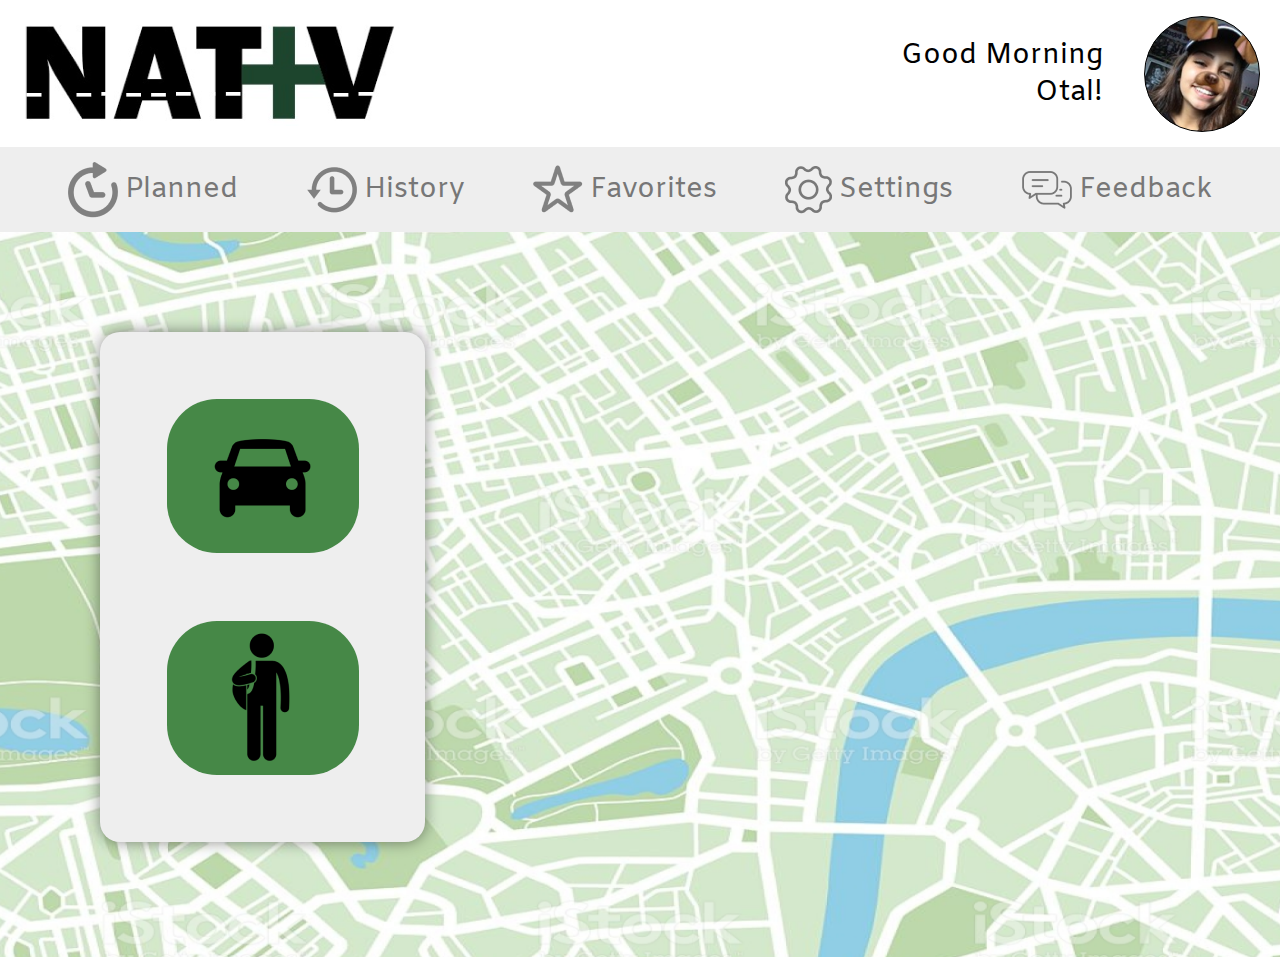
<file: Personal_portfolio/Examples/Nativ+ Second Semester/index.html>
<!DOCTYPE html>
<html lang="en">
<head>
    <meta charset="UTF-8">
    <meta name="viewport" content="width=device-width, initial-scale=1.0">
    <!-- Jquery Library: -->
    <script src="https://code.jquery.com/jquery-3.5.0.js"></script>
    <!-- Google Fonts: -->
    <link href="https://fonts.googleapis.com/css2?family=Amiko:wght@400;600;700&display=swap" rel="stylesheet">
    <!-- Local Files: -->
    <script src="includes/js/scripts.js"></script>
    <link rel="stylesheet" href="includes/css/style.css">
    <title>Nativ+</title>
</head>

<body class="homePage">
    <header>
        <button class="hamburger"></button>
        <a href="#" class="logo"></a>
        <section class="user">
            <h4> Good Morning <br> Otal! </h4>
            <section>
                <a href="#"></a>                
            </section>
        </section>
    </header>
    <nav>
        <a href="TripInfo.html"><img src="includes/images/Planned.png" alt="Planned">Planned</a>
        <a href="TripInfo.html"><img src="includes/images/History.png" alt="History"> History</a>
        <a href="#"><img src="includes/images/Favorites.png" alt="Favorites"> Favorites</a>
        <a href="#"><img src="includes/images/Settings.png" alt="Settings"> Settings</a>
        <a href="#"><img src="includes/images/Feedback.png" alt="Feedback"> Feedback</a>
    </nav>
    <main>
        <img src="includes/images/map.png" alt="Map" class="map">
        <section class="box_gray">
            <a href="NewTrip.html" class="driver"></a>
            <a href="NewTrip.html" class="passenger"></a>
        </section>
    </main>
    <footer>
        <section>
            <a href="https://twitter.com/" class="twitter"></a>
            <a href="https://www.facebook.com/" class="facebook"></a>
            <a href="https://www.instagram.com/" class="instagram"></a>
        </section>
        <h6>© Department of Transportation</h6>
    </footer>
</body>

</html>
</file>
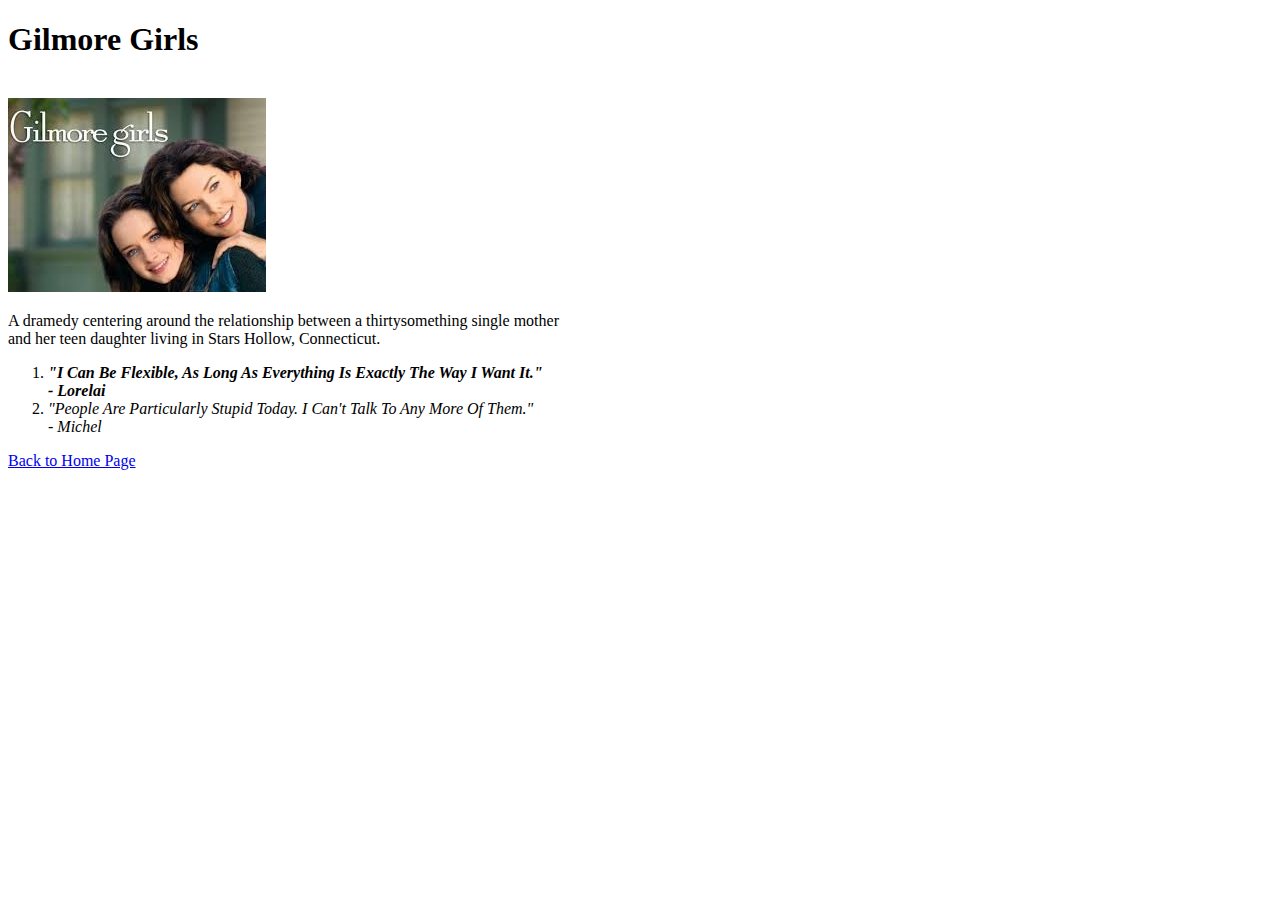
<file: Exercise_1/index2.html>
<!DOCTYPE html>
<html>
	<head>
		<title> Keren Halpert </title>
	</head>
	<body>
        <h1> Gilmore Girls </h1>
        <br/>
        <img src="images/Gilmore_Girls.jpg" title="Gilmore Girls" alt="Gilmore Girls"/>
        <br/>
        <p>
            A dramedy centering around the relationship between a thirtysomething single mother <br/>
            and her teen daughter living in Stars Hollow, Connecticut.
        </p>
        <ol>
            <li><i><b>"I Can Be Flexible, As Long As Everything Is Exactly The Way I Want It."<br/>
                - Lorelai</b></i></li>
            <li><i>"People Are Particularly Stupid Today. I Can't Talk To Any More Of Them."<br/>
                 - Michel</i></li>
        </ol>
        <a href="index.html">Back to Home Page</a>
	</body>
</html>
</file>
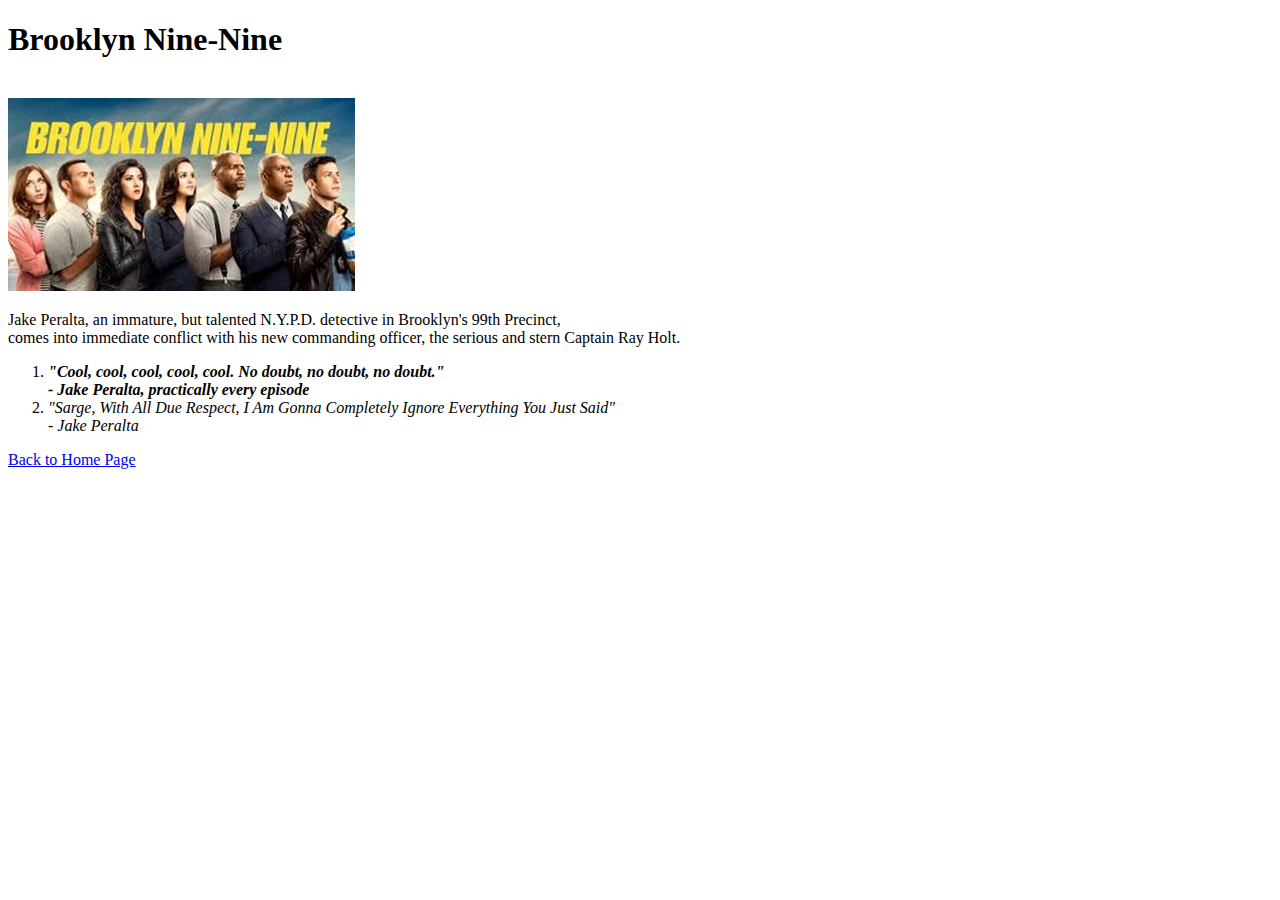
<file: Exercise_1/index3.html>
<!DOCTYPE html>
<html>
	<head>
		<title> Keren Halpert </title>
	</head>
	<body>
        <h1> Brooklyn Nine-Nine </h1>
        <br/>
        <img src="images/Brooklyn_Nine-Nine.jpg" title="Brooklyn Nine-Nine" alt="Brooklyn Nine-Nine"/>
        <br/>
        <p>
            Jake Peralta, an immature, but talented N.Y.P.D. detective in Brooklyn's 99th Precinct,<br/>
            comes into immediate conflict with his new commanding officer, the serious and stern Captain Ray Holt.
        </p>
        <ol>
            <li><i><b>"Cool, cool, cool, cool, cool. No doubt, no doubt, no doubt." <br/>
                 - Jake Peralta, practically every episode</b></i></li>
            <li><i>"Sarge, With All Due Respect, I Am Gonna Completely Ignore Everything You Just Said"<br/>
                 - Jake Peralta

            </i></li>
        </ol>
        <a href="index.html">Back to Home Page</a>
	</body>
</html>
</file>
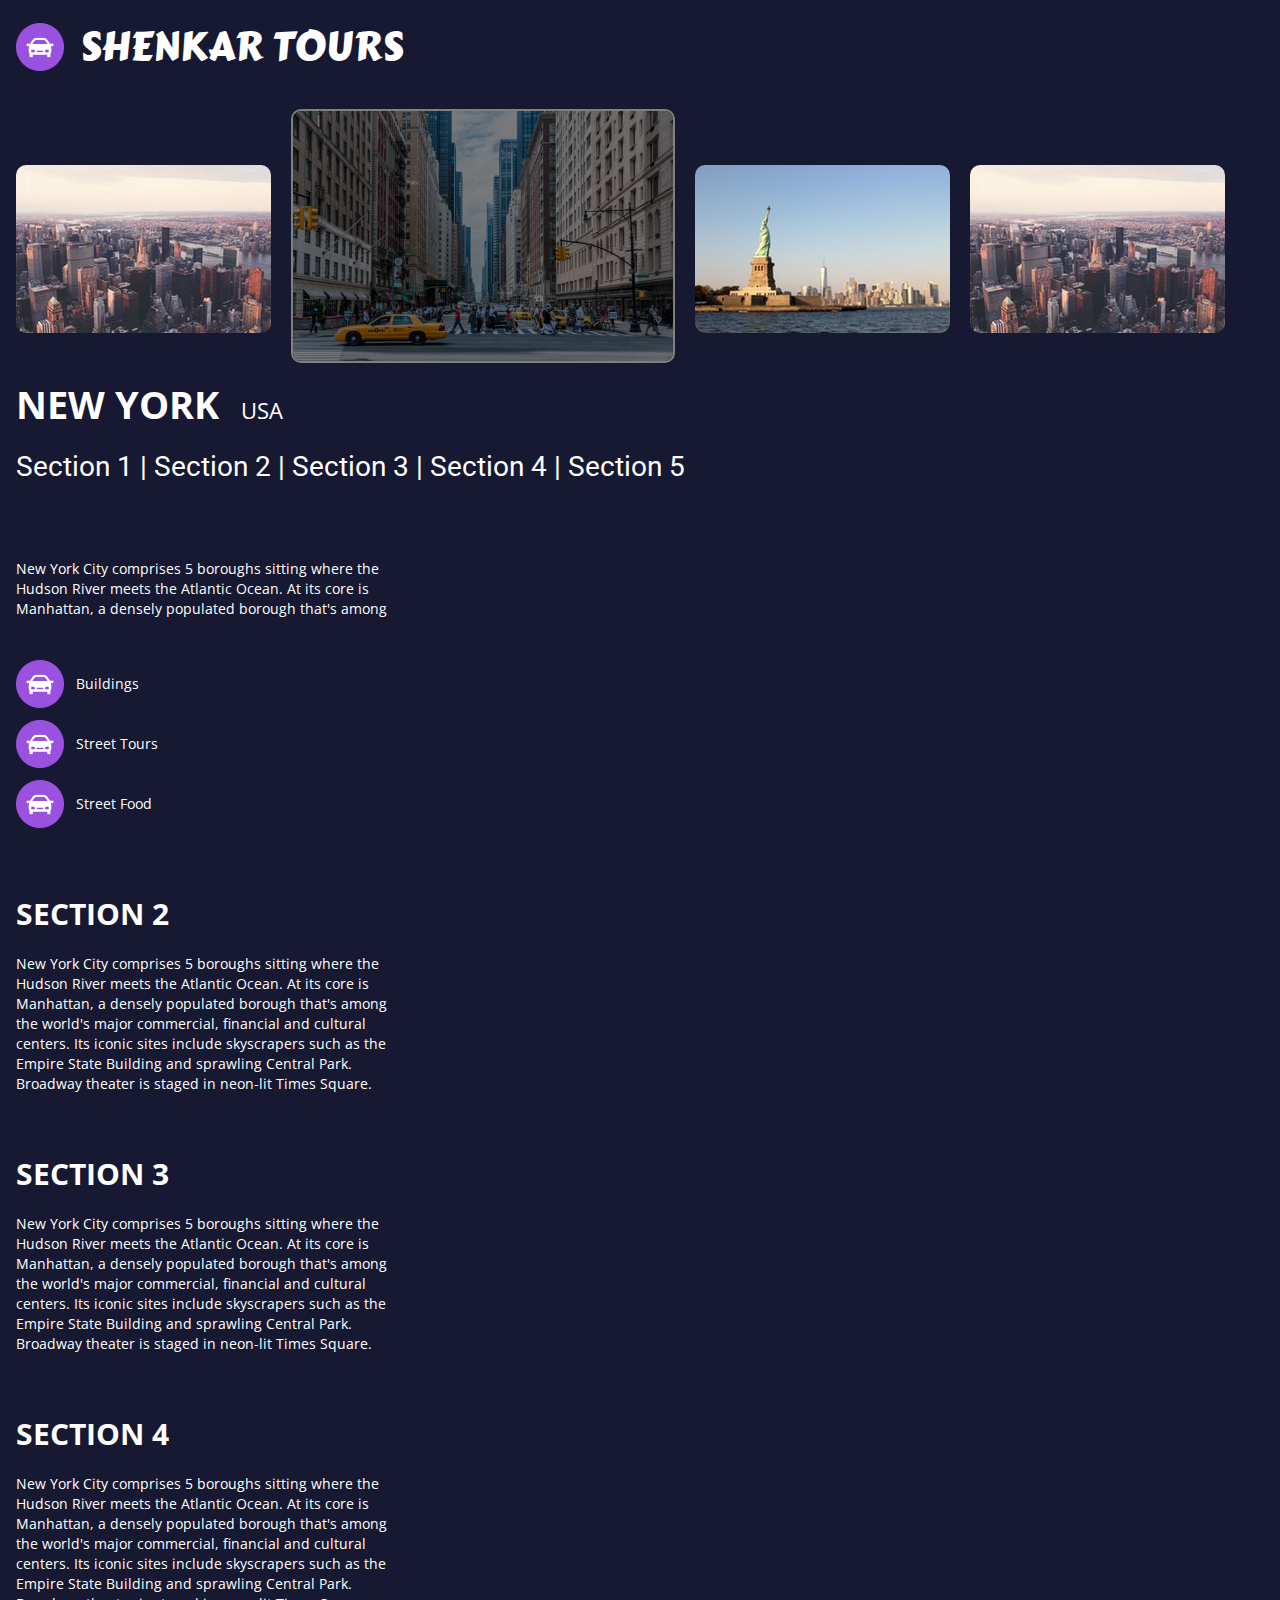
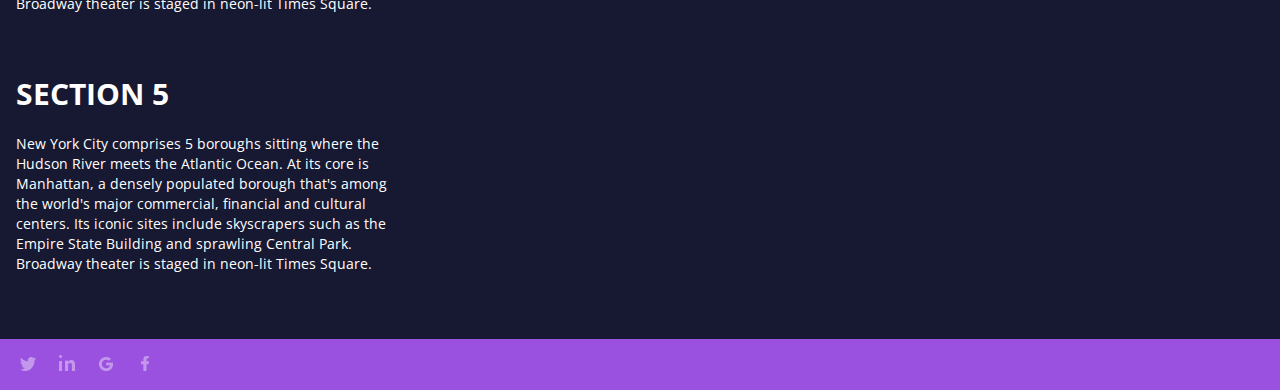
<file: Exercise_2/index2.html>
<!DOCTYPE html> 
<html> 
	<head>
        <link rel="stylesheet" href="css/style.css">
        <link href="https://fonts.googleapis.com/css2?family=Carter+One&family=Open+Sans:wght@400;700&family=Roboto:wght@300&display=swap" rel="stylesheet">
        <title> Keren Halpert </title>
	</head>
	<body>
        <header>
            <a href="index.html">SHENKAR TOURS </a>
            <section>
                <img src="images/Header1.png" class="img1" title="1" alt="1"/>
                <img src="images/Header2.png" class="img2" title="2" alt="2"/>
                <img src="images/Header3.png" class="img3" title="3" alt="3"/>
                <img src="images/Header4.png" class="img4" title="4" alt="4"/>
            </section>
        </header>
        <nav>
            <h1> NEW YORK <span> &nbsp; USA </span></h1>
            <a href="#section1">Section 1 | </a>
            <a href="#section2">Section 2 | </a>
            <a href="#section3">Section 3 | </a>
            <a href="#section4">Section 4 | </a>
            <a href="#section5">Section 5 </a>
        </nav>
        <main>
            <section id="section1"> 
                <p> 
                    New York City comprises 5 boroughs sitting where the<br/>
                    Hudson River meets the Atlantic Ocean. At its core is<br/>
                    Manhattan, a densely populated borough that's among
                </p>
                <ul style="list-style-type:none">
                    <li> Buildings </li>
                    <li> Street Tours </li> 
                    <li> Street Food </li>
                </ul>
            </section>
            <section id="section2"> 
                <h2> SECTION 2 </h2>
                <p>
                    New York City comprises 5 boroughs sitting where the<br/>
                    Hudson River meets the Atlantic Ocean. At its core is<br/>
                    Manhattan, a densely populated borough that's among<br/>
                    the world's major commercial, financial and cultural<br/>
                    centers. Its iconic sites include skyscrapers such as the<br/>
                    Empire State Building and sprawling Central Park.<br/>
                    Broadway theater is staged in neon-lit Times Square.
                </p>
            </section>
            <section id="section3"> 
                <h2> SECTION 3 </h2>
                <p>
                    New York City comprises 5 boroughs sitting where the<br/>
                    Hudson River meets the Atlantic Ocean. At its core is<br/>
                    Manhattan, a densely populated borough that's among<br/>
                    the world's major commercial, financial and cultural<br/>
                    centers. Its iconic sites include skyscrapers such as the<br/>
                    Empire State Building and sprawling Central Park.<br/>
                    Broadway theater is staged in neon-lit Times Square.
                </p>
            </section>
            <section id="section4"> 
                <h2> SECTION 4 </h2>
                <p>
                    New York City comprises 5 boroughs sitting where the<br/>
                    Hudson River meets the Atlantic Ocean. At its core is<br/>
                    Manhattan, a densely populated borough that's among<br/>
                    the world's major commercial, financial and cultural<br/>
                    centers. Its iconic sites include skyscrapers such as the<br/>
                    Empire State Building and sprawling Central Park.<br/>
                    Broadway theater is staged in neon-lit Times Square.
                </p>
            </section>
            <section id="section5"> 
                <h2> SECTION 5 </h2>
                <p>
                    New York City comprises 5 boroughs sitting where the<br/>
                    Hudson River meets the Atlantic Ocean. At its core is<br/>
                    Manhattan, a densely populated borough that's among<br/>
                    the world's major commercial, financial and cultural<br/>
                    centers. Its iconic sites include skyscrapers such as the<br/>
                    Empire State Building and sprawling Central Park.<br/>
                    Broadway theater is staged in neon-lit Times Square.
                </p>
            </section>
        </main>
        <footer>
            <a href="https://twitter.com/?lang=en" target="_blank">
                <img src="images/Twitter.png" title="Twitter" alt="Twitter"/> </a>
            <a href="https://il.linkedin.com/" target="_blank">
                <img src="images/Linkedin.png" title="Linkedin" alt="Linkedin"/> </a>
            <a href="https://www.google.com/" target="_blank">
                <img src="images/Google.png" title="Google" alt="Google"/> </a>
            <a href="https://www.facebook.com/" target="_blank">
                <img src="images/Facebook.png" title="Facebook" alt="Facebook"/> </a>
        </footer>
	</body>
</html>
</file>
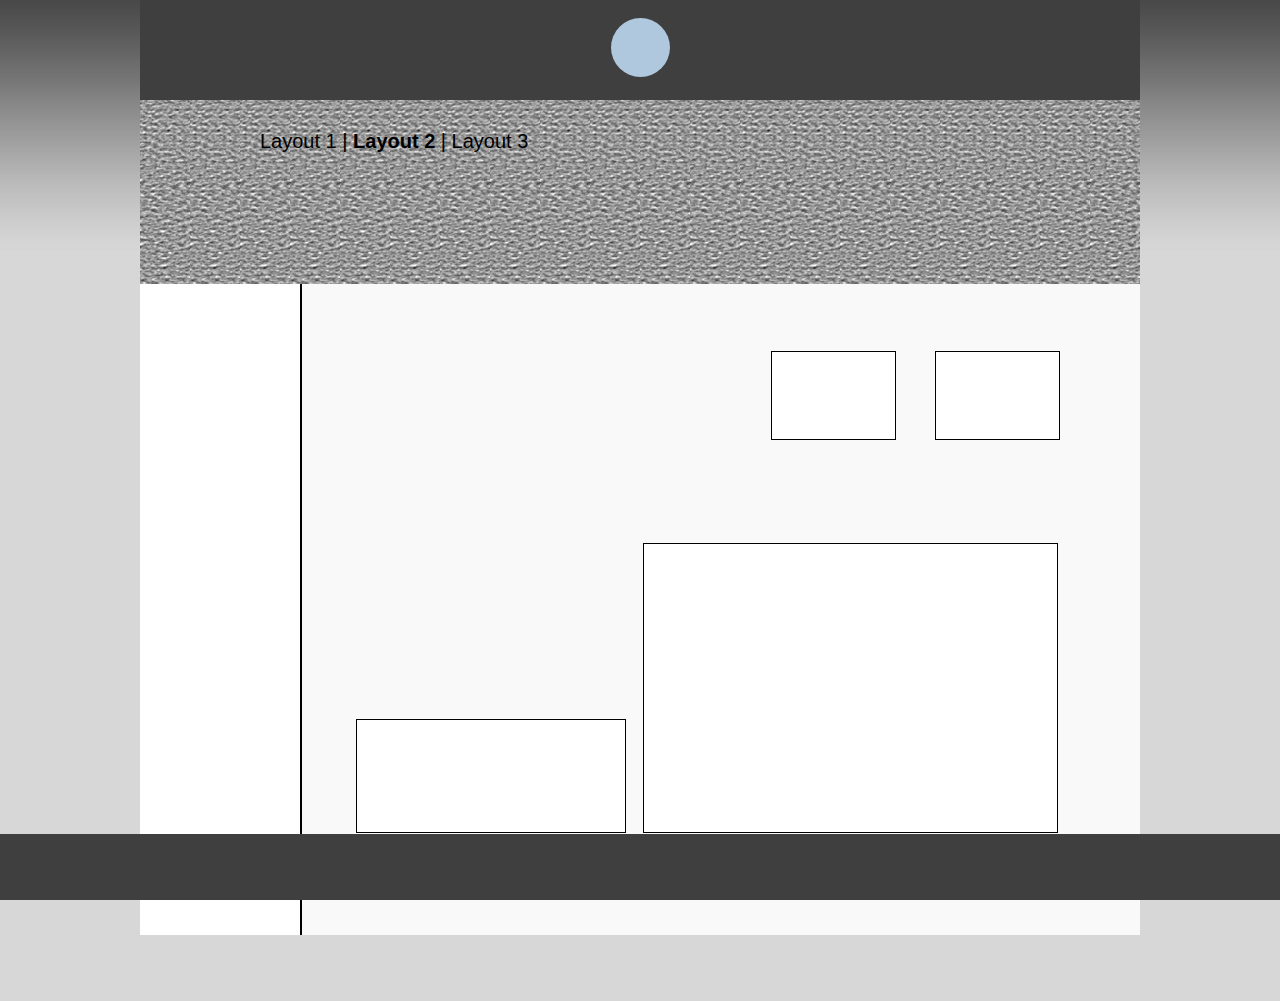
<file: Exercise_3/layout2.html>
<!DOCTYPE html>
<html lang="en">

<head>
    <title>Keren Halpert - Layout 2</title>
    <link rel="stylesheet" href="css/style.css">
</head>
 
<body>
    <section class="wrapper">
        <header>
            <section></section>
        </header>
        <nav class="patterned_nav">
                <a href="index.html">Layout 1</a> | 
                <a class="bold" href="layout2.html">Layout 2</a> | 
                <a href="layout3.html">Layout 3</a>
        </nav>
        <main class="L2">
            <aside></aside>
            <section class="FlexContainer">
                <section class="dummy"></section>
                <section class="small"></section>
                <section class="small"></section>
                <section class="medium"></section>
                <section class="large"></section>
            </section>
        </main>
    </section>
    <footer class="Footer2"></footer>
</body>

</html>
</file>
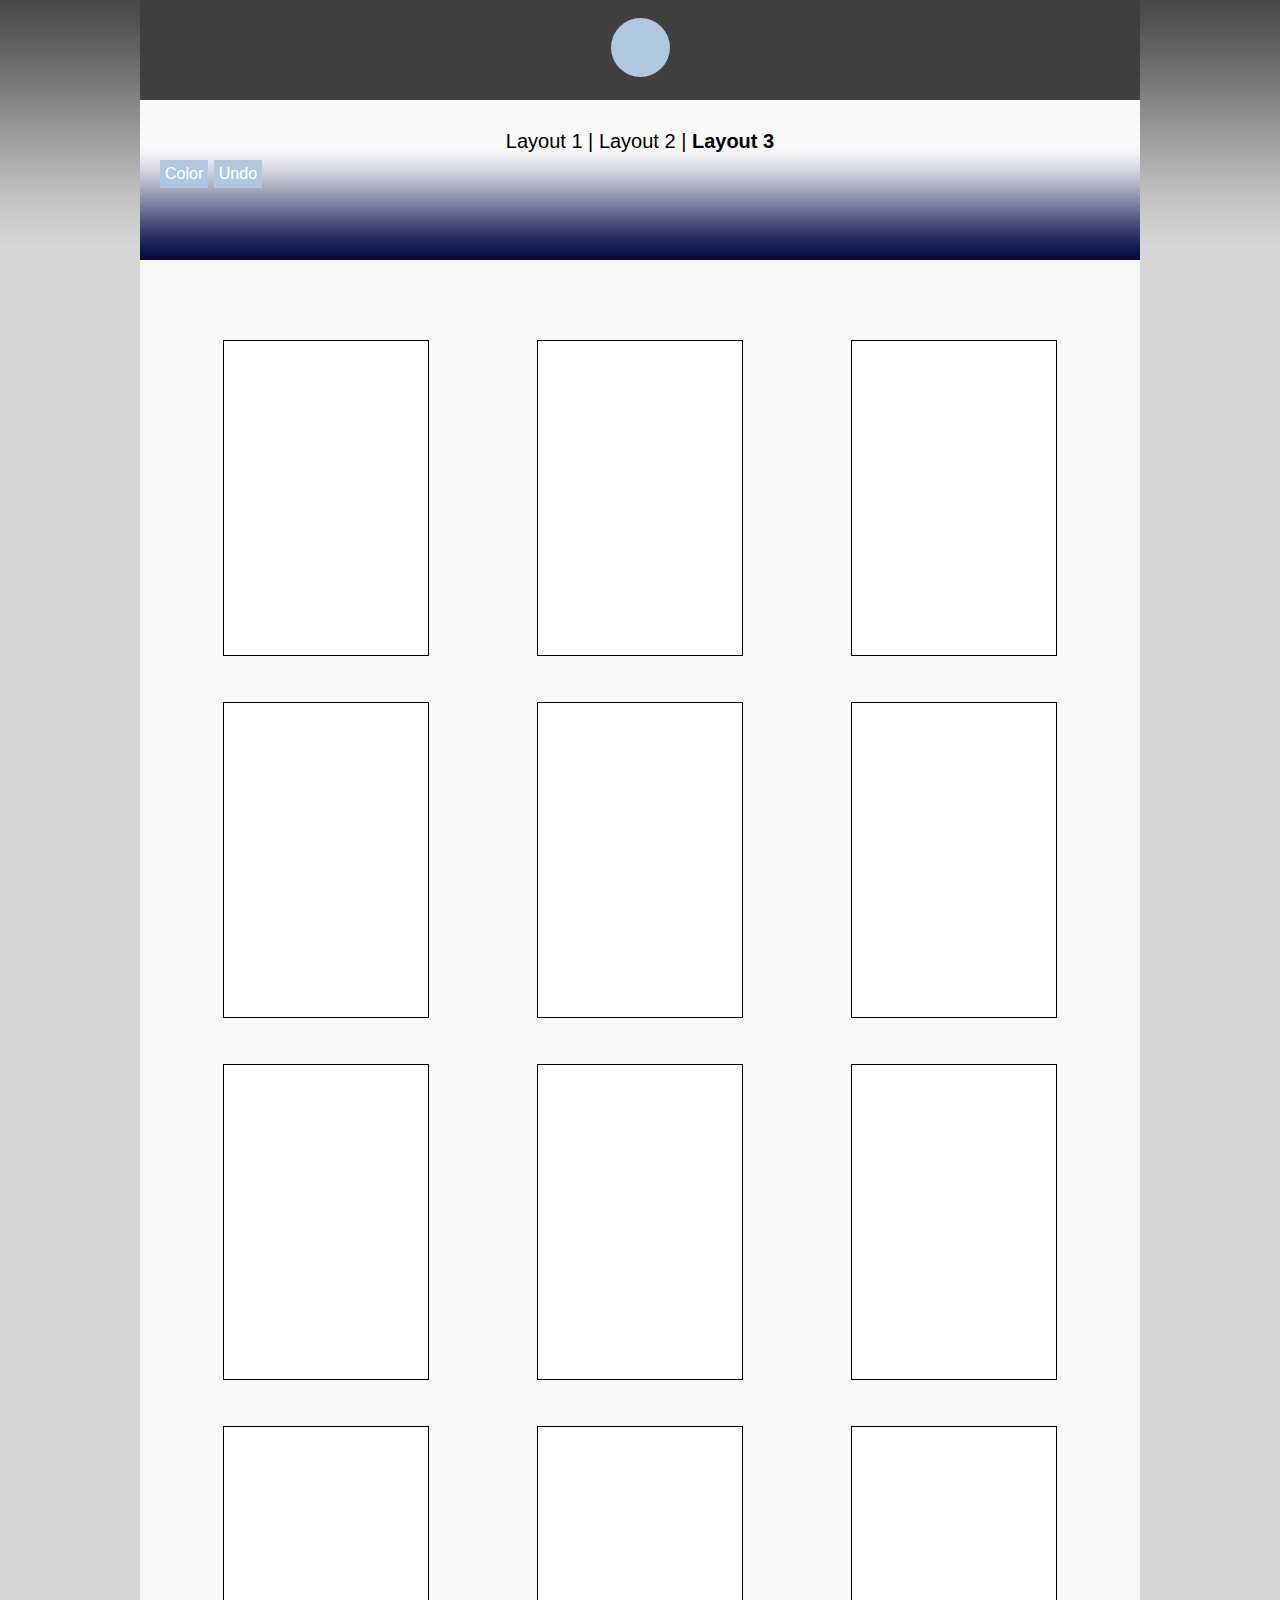
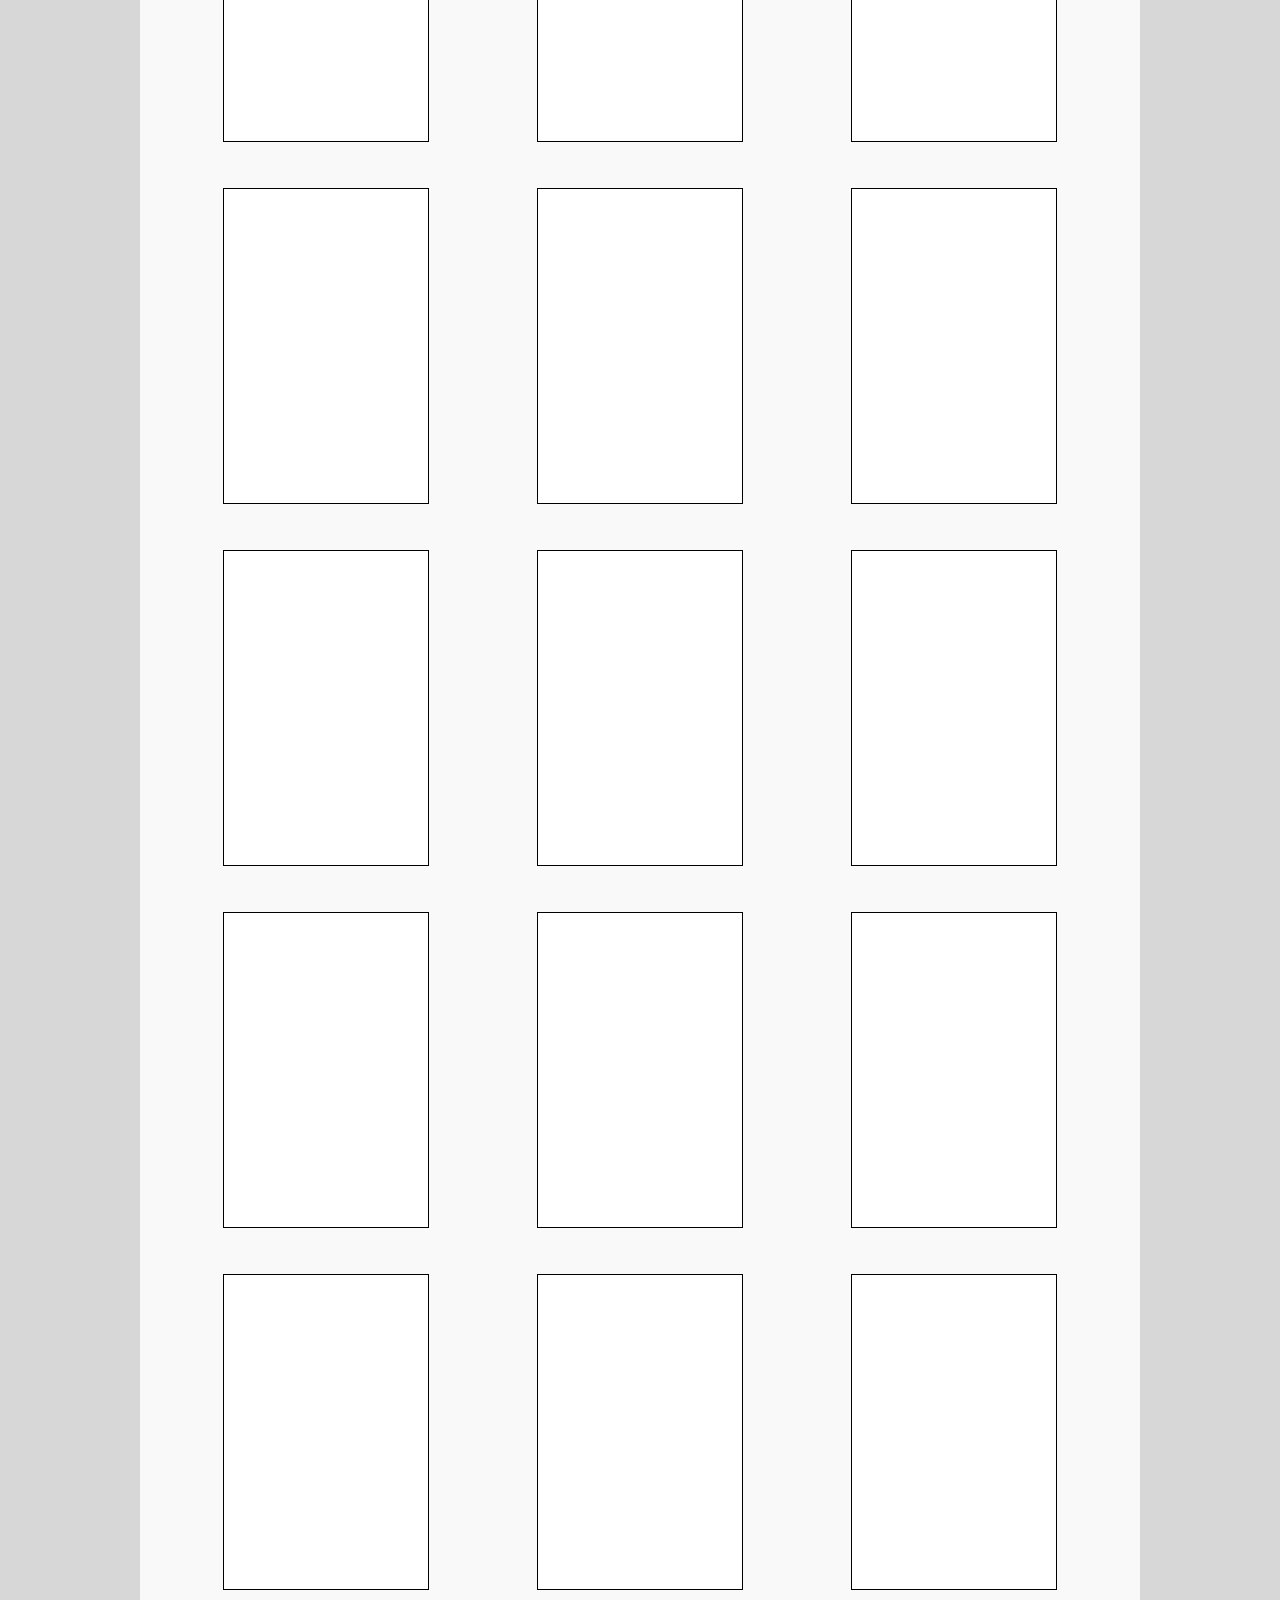
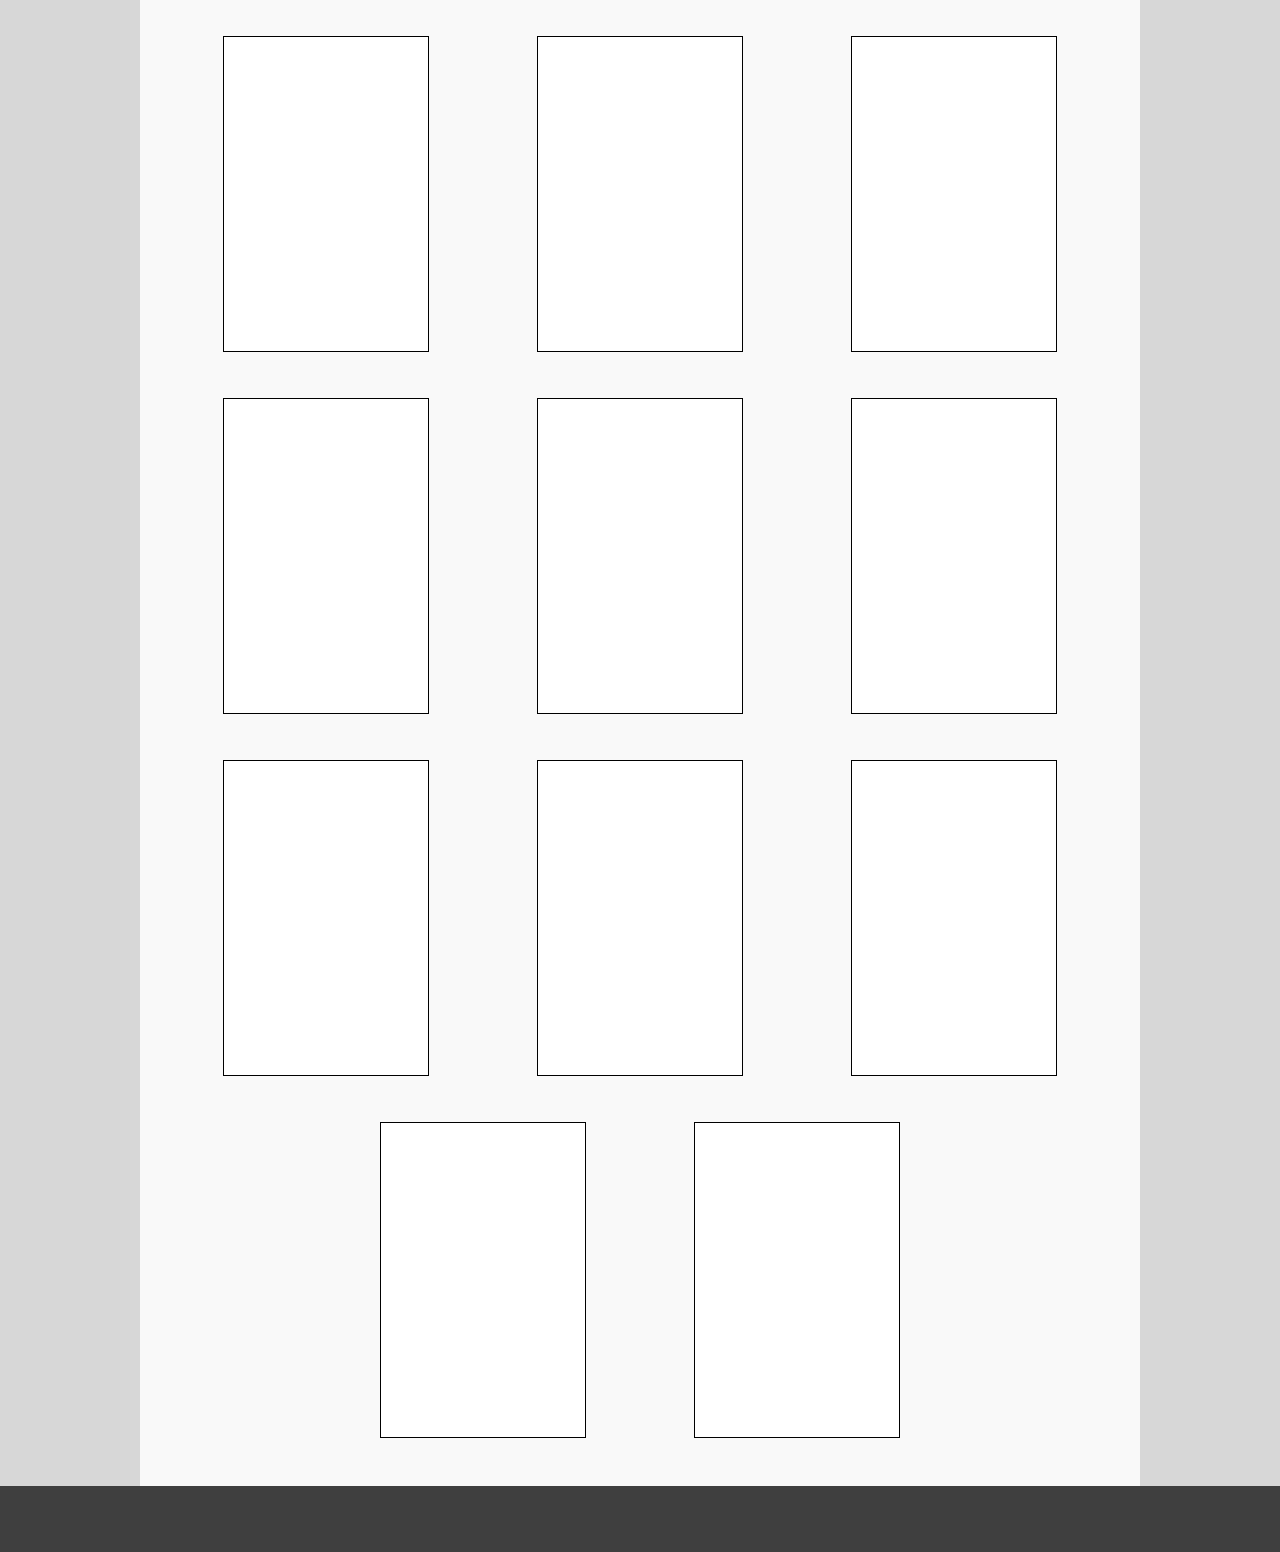
<file: Exercise_3/layout3.html>
<!DOCTYPE html>
<html lang="en">

<head>
    <title>Keren Halpert - Layout 3</title>
    <link rel="stylesheet" href="css/style.css">
    <meta name="viewport" content="width=device-width, initial-scale=1.0">
    <script src="js\scripts.js" async></script>
</head>

<body class="three">
    <section class="wrapper">
        <header>
            <section></section>
        </header>
        <nav class="gradient_nav">
            <article>
                <button onclick="colorFunction()">Color</button>
                <button onclick="undoFunction()">Undo</button>
            </article>
            <a href="index.html">Layout 1</a> | 
            <a href="layout2.html">Layout 2</a> | 
            <a class="bold" href="layout3.html">Layout 3</a>
            <a class="hamburger" href=""></a>
        </nav>
        <main id="L3"></main>
    </section>
    <footer></footer>

</body>

</html>
</file>
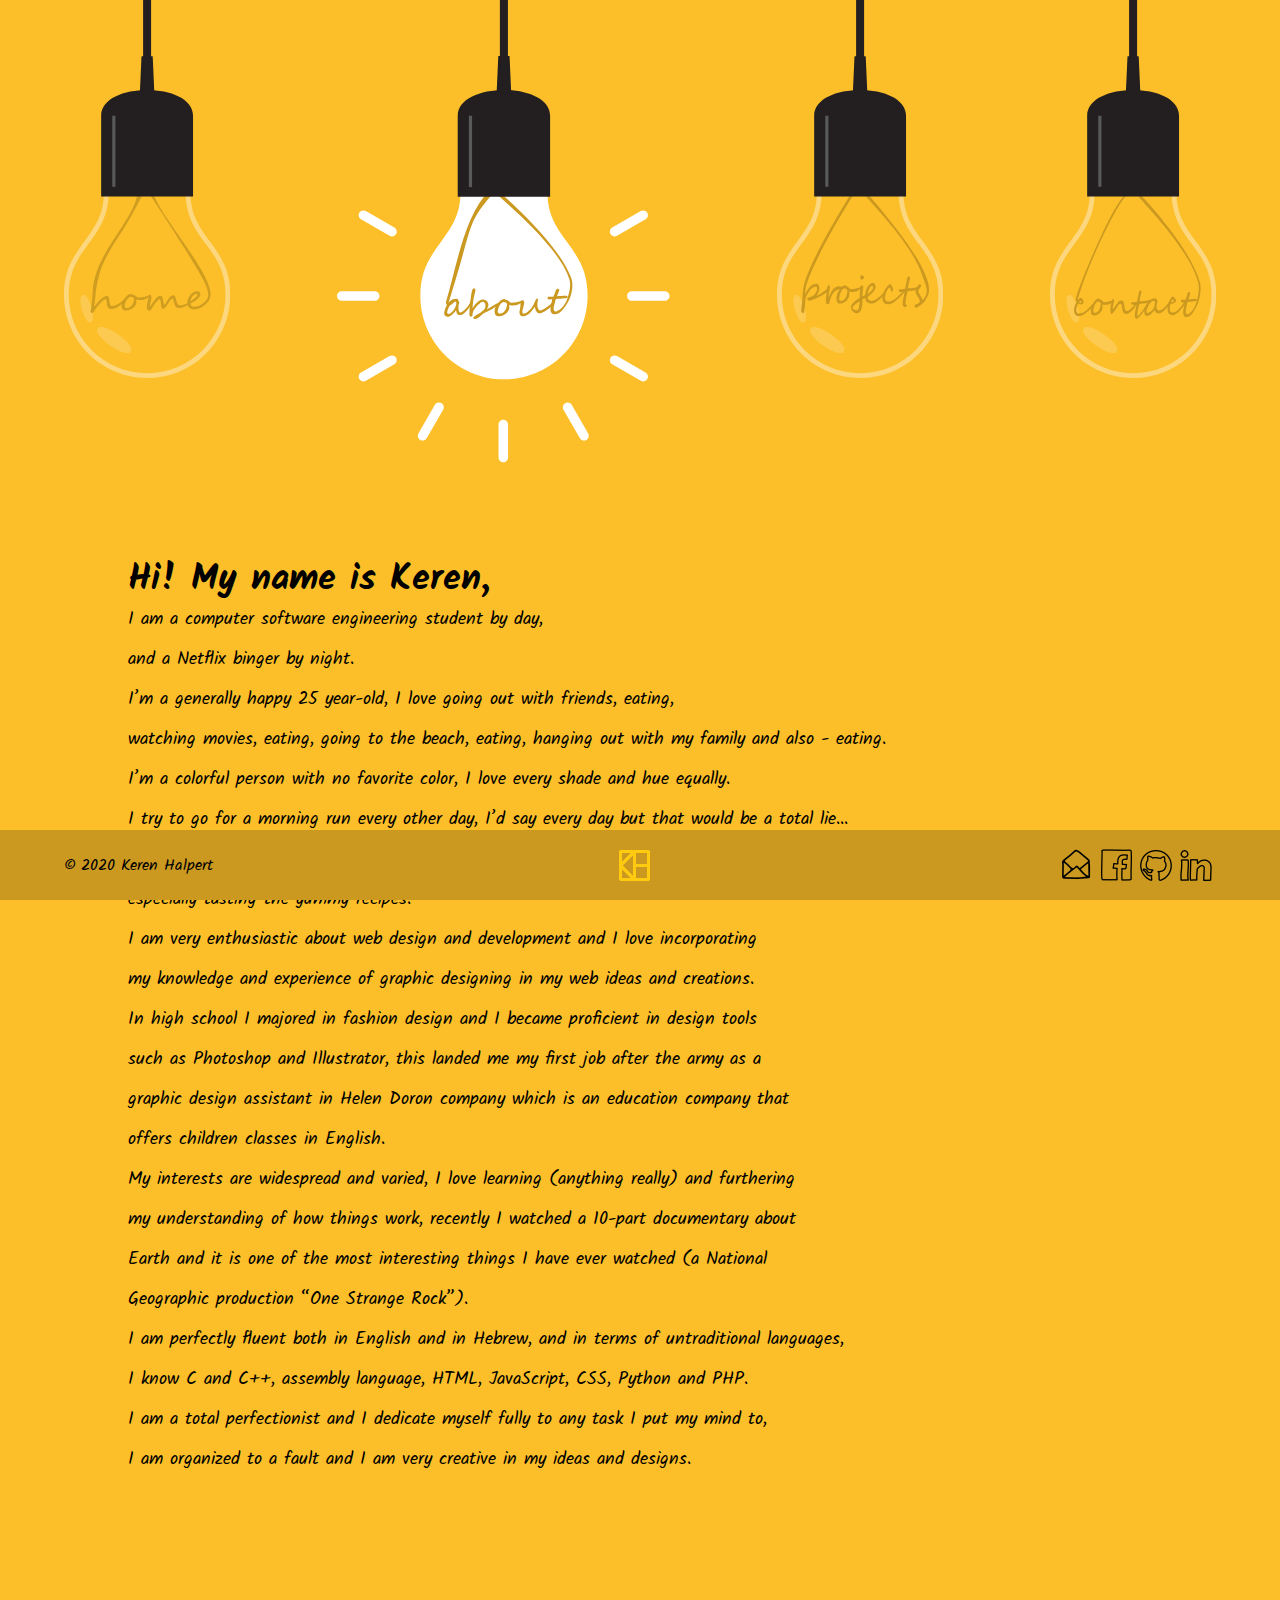
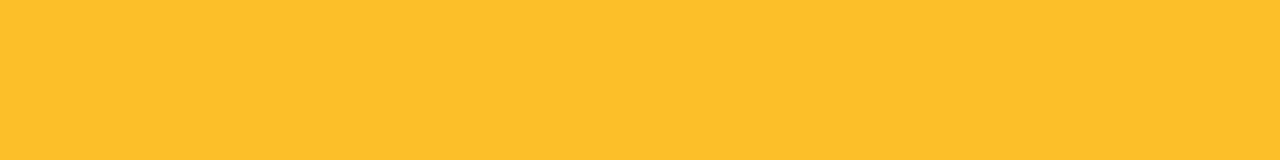
<file: Personal_portfolio/about.html>
<!DOCTYPE html>
<html lang="en">

<head>
    <meta charset="UTF-8">
    <meta name="viewport" content="width=device-width, initial-scale=1.0">
    <link rel="stylesheet" href="includes/css/style.css">

    <!-- Google Fonts: -->
    <link href="https://fonts.googleapis.com/css2?family=Kalam:wght@300;400;700&display=swap" rel="stylesheet">

    <link rel="icon" href="includes/images/logo.ico">
    <title>Keren Halpert - About</title>
</head>

<body>
    <section class="wrapper">
        <nav>
            <ul>
                <li><a href="index.html">
                        <svg viewBox="0 0 79.999773 215.94374" height="240mm" width="44mm">
                            <g transform="translate(-948.36192,-375.98454)" id="layer1">
                                <g id="home-bulb" style="display:inline"
                                    transform="matrix(0.35277777,0,0,-0.35277777,285.6772,930.34937)">
                                    <g id="bulb-without-cord">
                                        <path
                                            d="m 1941.8014,1228.2519 c -5.195,-2.435 -8.813,-7.713 -8.813,-13.81 0,-29.872 -9.878,-46.077 -26.867,-69.098 -17.65,-23.918 -27.645,-41.763 -27.645,-72.655 0,-62.609 50.776,-113.38502 113.386,-113.38502 62.608,0 113.385,50.77602 113.385,113.38502 0,30.892 -9.995,48.737 -27.646,72.655 -16.989,23.021 -26.866,39.226 -26.866,69.098 0,6.097 -3.618,11.375 -8.814,13.81 z"
                                            style="display:inline;fill:#fcd77e;fill-opacity:1;fill-rule:evenodd;stroke:none;stroke-width:0.999998"
                                            id="bulb-stroke-8" />
                                        <path
                                            d="m 1991.8624,965.84588 c 29.5,0 56.213,11.962 75.548,31.297 19.332,19.33502 31.295,46.04902 31.295,75.54602 0,33.056 -13.363,51.163 -26.748,69.296 -13.864,18.788 -27.762,37.613 -27.762,72.457 0,2.395 -0.981,4.572 -2.554,6.142 -1.582,1.577 -3.768,2.56 -6.168,2.56 h -87.223 c -2.4,0 -4.586,-0.983 -6.168,-2.56 -1.573,-1.57 -2.554,-3.747 -2.554,-6.142 0,-34.844 -13.898,-53.669 -27.762,-72.457 -13.386,-18.133 -26.748,-36.24 -26.748,-69.296 0,-29.497 11.962,-56.211 31.295,-75.54602 19.335,-19.332 46.051,-31.297 75.549,-31.297"
                                            style="display:inline;fill:#fcbf29;fill-opacity:1;fill-rule:evenodd;stroke:none;stroke-width:0.999998"
                                            id="bulb" />
                                        <path
                                            d="m 1969.8674,995.30288 c 7.111,10.26302 -38.445,41.85602 -45.572,31.57102 -7.127,-10.29 38.46,-41.83702 45.572,-31.57102"
                                            style="display:inline;fill:#fcca51;fill-opacity:1;fill-rule:evenodd;stroke:none;stroke-width:0.999998"
                                            id="bulb-highlight-lower" />
                                        <path
                                            d="m 1915.0724,1035.0269 c 8.466,2.496 -2.605,40.093 -11.089,37.589 -8.488,-2.505 2.625,-40.088 11.089,-37.589"
                                            style="display:inline;fill:#fcca51;fill-opacity:1;fill-rule:evenodd;stroke:none;stroke-width:0.999998"
                                            id="bulb-highlight-upper" />
                                        <path d="m 1981.9834,1349.6679 h 19.624 l -2.18,48.331 h -15.262 z"
                                            style="display:inline;fill:#231f20;fill-opacity:1;fill-rule:evenodd;stroke:none;stroke-width:0.999998"
                                            id="cord-cover">
                                        </path>
                                        <g aria-label="homel"
                                            transform="matrix(1.8187087,0,0,-1.6053569,2410.5433,-1240.0522)"
                                            id="text1178-7"
                                            style="font-style:normal;font-weight:normal;font-size:30px;line-height:1.25;font-family:sans-serif;display:inline;fill:#ca9920;fill-opacity:0.913725;stroke:none;stroke-width:0.75"
                                            inkscape:label="home">
                                            <path
                                                d="m -246.56964,-1436.4879 c 0,0.2051 -0.14648,0.5273 -0.43945,0.9668 -0.10743,0.1758 -0.24415,0.3711 -0.41016,0.5859 -0.16601,0.2149 -0.34179,0.4346 -0.52734,0.6592 -0.17579,0.2149 -0.35157,0.4199 -0.52735,0.6152 -0.17578,0.1953 -0.33203,0.3614 -0.46875,0.4981 -0.56641,0.5761 -1.16699,1.1279 -1.80176,1.6553 -0.63476,0.5273 -1.29394,1.001 -1.97753,1.4209 -0.67383,0.4101 -1.37696,0.7421 -2.10938,0.996 -0.72265,0.2539 -1.45996,0.3858 -2.21191,0.3956 -0.57617,0 -1.08887,-0.1074 -1.53809,-0.3223 -0.43945,-0.2149 -0.78613,-0.5616 -1.04004,-1.0401 -0.25391,-0.4785 -0.44434,-1.0156 -0.57129,-1.6113 -0.12695,-0.5957 -0.22949,-1.2353 -0.30762,-1.9189 -0.01,-0.1075 -0.0244,-0.2686 -0.0439,-0.4834 -0.0195,-0.2149 -0.0439,-0.4492 -0.0732,-0.7031 -0.0195,-0.2637 -0.0488,-0.5323 -0.0879,-0.8057 -0.0391,-0.2735 -0.083,-0.5225 -0.13184,-0.7471 -0.0488,-0.2246 -0.10739,-0.4053 -0.17578,-0.542 -0.0586,-0.1465 -0.12696,-0.2197 -0.20508,-0.2197 -0.30273,0 -0.71777,0.2051 -1.24512,0.6152 -0.52734,0.4004 -1.10351,0.9326 -1.72851,1.5967 -0.625,0.6543 -1.26465,1.3965 -1.91895,2.2266 -0.65429,0.8301 -1.26464,1.6748 -1.83105,2.5342 -0.49805,0.7421 -0.95215,1.4892 -1.36231,2.2412 -0.40039,0.7421 -0.75195,1.3915 -1.05468,1.9482 -0.16602,0.2539 -0.3418,0.4297 -0.52735,0.5274 -0.18555,0.1074 -0.3125,0.1611 -0.38086,0.1611 -0.15625,0 -0.31738,-0.039 -0.4834,-0.1172 -0.15625,-0.068 -0.30273,-0.1611 -0.43945,-0.2783 -0.12695,-0.1172 -0.23437,-0.2539 -0.32226,-0.4102 -0.0781,-0.1465 -0.11719,-0.2929 -0.11719,-0.4394 0,-0.127 0.0195,-0.3321 0.0586,-0.6153 0.0488,-0.2929 0.10251,-0.6201 0.16114,-0.9814 0.0586,-0.3613 0.11719,-0.7324 0.17578,-1.1133 0.0586,-0.3906 0.10743,-0.7519 0.14648,-1.084 0.0684,-0.6445 0.14649,-1.3525 0.23438,-2.124 0.0879,-0.7715 0.17089,-1.5478 0.24902,-2.3291 0.0781,-0.791 0.15137,-1.5625 0.21973,-2.3145 0.0684,-0.7519 0.12206,-1.4306 0.16113,-2.0361 0.01,-0.1953 0.0244,-0.4541 0.0439,-0.7764 0.0195,-0.3223 0.0391,-0.6738 0.0586,-1.0546 0.0195,-0.3907 0.0391,-0.8008 0.0586,-1.2305 0.0195,-0.4297 0.0391,-0.8447 0.0586,-1.2451 1.5271,-32.6299 28.05171,-56.2229 33.48996,-81.9158 1.64449,-0.2417 2.09953,0.2677 3.56924,0.063 -1.53522,3.5704 -8.17297,18.9111 -15.07169,30.6429 -4.61285,7.8445 -10.92145,18.4571 -14.88437,29.2788 -2.78655,7.6093 -3.89389,15.8414 -4.68624,21.0374 -0.0586,0.5176 -0.11719,1.0449 -0.17578,1.582 -0.0488,0.5371 -0.0927,1.0694 -0.13184,1.5967 -0.0391,0.5176 -0.0733,0.9815 -0.10254,1.3916 -0.0293,0.4688 -0.0683,0.9083 -0.11719,1.3184 -0.0391,0.4101 -0.083,0.8203 -0.13183,1.2305 -0.0391,0.4003 -0.0781,0.8105 -0.11719,1.2304 -0.0391,0.4102 -0.0781,0.8545 -0.11719,1.333 -0.0684,0.7227 -0.14648,1.3623 -0.23437,1.919 -0.0879,0.5469 -0.13184,1.0156 -0.13184,1.4062 0,0.059 0.0293,0.127 0.0879,0.2051 0.0684,0.078 0.12695,0.1172 0.17578,0.1172 h 0.0586 c 0.0879,-0.1074 0.20019,-0.2685 0.33691,-0.4834 0.13672,-0.2149 0.29297,-0.4492 0.46875,-0.7031 0.17578,-0.2539 0.35644,-0.5176 0.54199,-0.791 0.19531,-0.2832 0.38574,-0.542 0.57129,-0.7764 0.18555,-0.2344 0.38574,-0.4883 0.60059,-0.7617 0.22461,-0.2832 0.4541,-0.5664 0.68848,-0.8496 l 0.73242,-0.8496 c 0.25391,-0.2833 0.49805,-0.547 0.73242,-0.7911 0.30273,-0.3027 0.63965,-0.6201 1.01074,-0.9521 0.37109,-0.3321 0.75684,-0.6348 1.15723,-0.9082 0.41015,-0.2735 0.82031,-0.4981 1.23047,-0.6738 0.41015,-0.1758 0.80078,-0.2637 1.17187,-0.2637 0.0684,0 0.15625,0.02 0.26367,0.059 0.11719,0.039 0.22949,0.098 0.33692,0.1758 0.11719,0.068 0.22461,0.1562 0.32226,0.2636 0.0977,0.098 0.1709,0.2149 0.21973,0.3516 0.19531,0.5273 0.33691,1.0547 0.4248,1.582 0.0879,0.5273 0.16602,1.084 0.23438,1.6699 0.0586,0.4981 0.12208,1.0108 0.19043,1.5381 0.0684,0.5273 0.15625,1.0059 0.26367,1.4356 0.10742,0.4297 0.24414,0.7812 0.41016,1.0547 0.17578,0.2734 0.39551,0.4101 0.65918,0.4101 1.20117,0 2.35351,-0.2685 3.45703,-0.8056 0.58593,-0.2832 1.08886,-0.5567 1.50879,-0.8204 0.42969,-0.2637 0.82519,-0.5371 1.18652,-0.8203 0.37109,-0.2832 0.7373,-0.5957 1.09863,-0.9375 0.36133,-0.3418 0.78126,-0.7373 1.25977,-1.1865 0.94727,-0.8691 1.49902,-1.3037 1.65527,-1.3037 0.14649,0 0.21973,0.2002 0.21973,0.6006 z"
                                                style="font-style:normal;font-variant:normal;font-weight:normal;font-stretch:normal;font-family:'Segoe Script';-inkscape-font-specification:'Segoe Script';fill:#ca9920;fill-opacity:0.913725;stroke-width:0.75"
                                                id="path1180"
                                                sodipodi:nodetypes="ccscscsccccsscscsscsccsccccscccscsccscscscscccsscccccccccscscsscsccccscssccccscsscscccscscc" />
                                            <path
                                                d="m -228.61066,-1439.7838 q 0,0.249 -0.17578,0.542 -0.17578,0.2929 -0.4541,0.6006 -0.27832,0.2929 -0.62988,0.5859 -0.35156,0.2783 -0.70313,0.5273 -0.35156,0.2344 -0.67383,0.4249 -0.30761,0.1757 -0.51269,0.2636 -0.38086,0.1612 -1.01074,0.293 -0.61524,0.1172 -1.28907,0.2051 -0.67382,0.088 -1.31835,0.1465 -0.64454,0.044 -1.08399,0.044 -0.17578,0 -0.4834,-0.059 -0.30761,-0.059 -0.62988,-0.1465 -0.32227,-0.088 -0.61523,-0.1904 -0.27833,-0.1172 -0.41016,-0.2344 0.13183,0.5567 0.23437,1.1279 0.10254,0.5567 0.10254,1.1573 0,0.2636 -0.0732,0.6445 -0.0586,0.3809 -0.17578,0.7764 -0.10254,0.3808 -0.23438,0.747 -0.13183,0.3516 -0.27832,0.586 -0.38086,0.6445 -0.79101,1.1719 -0.39551,0.5273 -0.9082,0.9814 -0.49805,0.4395 -1.12793,0.835 -0.62989,0.3955 -1.4502,0.7617 -0.87891,0.3808 -1.77246,0.542 -0.87891,0.1465 -1.83106,0.1465 -0.60058,0 -1.06933,-0.3516 -0.46875,-0.3516 -0.79102,-0.9375 -0.32226,-0.6006 -0.49804,-1.377 -0.16114,-0.7763 -0.16114,-1.6259 0,-0.2198 0.0293,-0.542 0.044,-0.3223 0.10254,-0.6592 0.0732,-0.3369 0.14648,-0.6445 0.0733,-0.3077 0.14649,-0.5274 0.20508,-0.6152 0.58594,-1.4062 0.38086,-0.791 0.89355,-1.6114 0.5127,-0.8349 1.14258,-1.6259 0.62988,-0.8057 1.31836,-1.4356 0.68847,-0.6299 1.43554,-1.0107 0.74708,-0.3809 1.49415,-0.3809 0.24902,0 0.3955,0.073 0.16114,0.073 0.26368,0.1904 0.11718,0.1172 0.20507,0.249 0.0879,0.1318 0.20508,0.2637 0.0439,0.073 0.13184,0.073 0.11718,0 0.29297,-0.059 0.17578,-0.059 0.3955,-0.059 0.27832,0 0.68848,0.3662 0.41016,0.3516 0.84961,0.7911 0.4541,0.4248 0.89355,0.791 0.45411,0.3515 0.80567,0.3515 0.39551,0 0.84961,-0.015 0.4541,-0.015 0.92285,-0.044 0.46875,-0.044 0.92285,-0.1025 0.4541,-0.059 0.83496,-0.1318 0.10254,-0.029 0.4834,-0.1319 0.38086,-0.1025 0.87891,-0.2343 0.51269,-0.1465 1.06933,-0.3077 0.57129,-0.1611 1.05469,-0.2929 0.4834,-0.1465 0.79102,-0.2344 0.32226,-0.088 0.35156,-0.088 0.0879,0 0.16113,0.044 0.0732,0.044 0.0732,0.1611 z m -11.42578,2.3437 q -0.0879,-0.2929 -0.35156,-0.5713 -0.24902,-0.2783 -0.58594,-0.498 -0.32226,-0.2197 -0.68847,-0.3516 -0.36622,-0.1464 -0.68848,-0.1464 -0.26367,0 -0.5127,0.088 -0.24902,0.088 -0.49804,0.2344 -0.23438,0.1319 -0.4541,0.3076 -0.21973,0.1612 -0.41016,0.3077 -0.57129,0.4834 -1.09863,1.3623 -0.5127,0.8642 -0.90821,1.875 -0.38086,0.9961 -0.61523,1.9921 -0.23438,0.9961 -0.23438,1.7286 0,0.3222 0.10254,0.6298 0.11719,0.293 0.32227,0.5274 0.20508,0.2197 0.4834,0.3662 0.27832,0.1318 0.61523,0.1318 0.87891,0 1.62598,-0.3076 0.74707,-0.3222 1.34765,-0.8642 0.61524,-0.5567 1.08399,-1.3184 0.46875,-0.7617 0.79101,-1.6406 0.32227,-0.8936 0.4834,-1.875 0.17578,-0.9815 0.19043,-1.9776 z"
                                                style="font-style:normal;font-variant:normal;font-weight:normal;font-stretch:normal;font-family:'Segoe Script';-inkscape-font-specification:'Segoe Script';fill:#ca9920;fill-opacity:0.913725;stroke-width:0.75"
                                                id="path1182" />
                                            <path
                                                d="m -199.50421,-1432.9137 q 0,0.1318 -0.14649,0.3662 -0.13183,0.2197 -0.33691,0.4688 -0.19043,0.2343 -0.43945,0.4541 -0.23438,0.2197 -0.42481,0.3369 -1.50879,0.9082 -2.8125,1.4062 -1.28906,0.4834 -2.66601,0.4834 -0.74707,0 -1.33301,-0.2929 -0.57129,-0.293 -1.01074,-0.8643 -0.43946,-0.5713 -0.77637,-1.4062 -0.32227,-0.835 -0.57129,-1.919 -0.13184,-0.5859 -0.24902,-1.2012 -0.11719,-0.6152 -0.24903,-1.1132 -0.13183,-0.5127 -0.30761,-0.835 -0.17578,-0.3369 -0.43946,-0.3369 -0.61523,0 -1.37695,1.0693 -0.76172,1.0694 -1.96289,3.1787 -1.18652,2.1094 -2.00684,3.208 -0.82031,1.0987 -1.49414,1.0987 -1.01074,0 -1.3623,-0.9522 -0.32227,-0.9668 -0.39551,-3.2373 -0.0146,-0.8935 -0.10254,-1.5674 -0.0879,-0.6884 -0.21973,-1.1718 -0.13183,-0.4834 -0.32226,-0.7911 -0.17578,-0.3222 -0.36621,-0.498 -0.74707,0.4541 -1.43555,1.1865 -0.67383,0.7324 -1.27441,1.5674 -0.60059,0.835 -1.12793,1.6846 -0.5127,0.8496 -0.92285,1.5527 -0.20508,0.3516 -0.46875,0.8057 -0.26368,0.4541 -0.542,0.9228 -0.26367,0.4541 -0.52734,0.8643 -0.24902,0.4101 -0.43945,0.6738 -0.42481,0.6152 -1.02539,0.6152 -1.11328,0 -1.46485,-1.1425 -0.0879,-0.293 -0.14648,-0.5274 -0.0586,-0.2344 -0.10254,-0.4687 -0.0293,-0.2344 -0.0586,-0.4981 -0.0147,-0.2783 -0.0147,-0.6299 0,-0.5859 0.0586,-1.2451 0.0586,-0.6592 0.14649,-1.333 0.10253,-0.6738 0.21972,-1.3476 0.13184,-0.6885 0.24903,-1.3331 0.24902,-1.2597 0.3955,-2.2851 0.14649,-1.0254 0.14649,-1.9482 0,-0.3516 0.20508,-0.586 0.20507,-0.249 0.57128,-0.249 1.46485,0 1.46485,2.0068 0,0.5274 -0.0879,1.1426 -0.0732,0.6152 -0.20508,1.2891 -0.11719,0.6591 -0.26367,1.3476 -0.14649,0.6739 -0.27832,1.333 -0.0732,0.3955 -0.14649,0.8496 -0.0732,0.4395 -0.14648,0.8496 -0.0586,0.3956 -0.10254,0.7178 -0.0439,0.3076 -0.0439,0.4541 0.19043,-0.1904 0.46875,-0.5566 0.29297,-0.3662 0.62989,-0.8643 0.33691,-0.498 0.71777,-1.0986 0.39551,-0.6006 0.79102,-1.2451 0.82031,-1.2891 1.52343,-2.2705 0.71778,-0.9961 1.33301,-1.6993 1.23047,-1.3916 2.65137,-1.3916 0.35156,0 0.61523,0.2051 0.26367,0.2051 0.4541,0.542 0.19043,0.3369 0.32227,0.7617 0.13184,0.4248 0.21973,0.8643 0.14648,0.7471 0.27832,1.6553 0.14648,0.9082 0.27832,1.6992 0.14648,0.791 0.29297,1.333 0.16113,0.5273 0.36621,0.5273 0.16113,0 0.38086,-0.2343 0.23437,-0.2491 0.46875,-0.6153 0.24902,-0.3808 0.49804,-0.8496 0.26368,-0.4687 0.49805,-0.9082 0.23438,-0.4541 0.4248,-0.8349 0.20508,-0.3809 0.32227,-0.6006 0.32227,-0.5713 0.74707,-1.2451 0.42481,-0.6885 0.9082,-1.2745 0.49805,-0.6005 1.06934,-0.9961 0.57129,-0.3955 1.20117,-0.3955 0.65918,0 1.02539,0.3077 0.36621,0.2929 0.60059,0.8935 0.24902,0.5859 0.4248,1.4795 0.19043,0.8936 0.46875,2.0801 0.4541,1.9336 0.98145,2.8857 0.52734,0.9522 1.3916,0.9522 0.54199,0 1.09863,-0.073 0.57129,-0.073 1.18653,-0.2343 0.61523,-0.1758 1.28906,-0.4541 0.68848,-0.293 1.46484,-0.7325 0.0586,-0.029 0.17578,-0.088 0.13184,-0.073 0.26368,-0.1318 0.14648,-0.073 0.26367,-0.1172 0.11718,-0.044 0.16113,-0.044 0.0586,0 0.13184,0.059 0.0879,0.059 0.16113,0.1611 0.0732,0.088 0.13183,0.2051 0.0586,0.1025 0.0586,0.1904 z"
                                                style="font-style:normal;font-variant:normal;font-weight:normal;font-stretch:normal;font-family:'Segoe Script';-inkscape-font-specification:'Segoe Script';fill:#ca9920;fill-opacity:0.913725;stroke-width:0.75"
                                                id="path1184" />
                                            <path
                                                d="m -192.44366,-1440.736 c 0,-0.1074 -0.0342,-0.2099 -0.10254,-0.3076 -0.0586,-0.098 -0.13673,-0.1856 -0.23438,-0.2637 -0.0879,-0.078 -0.18554,-0.1415 -0.29297,-0.1904 -0.0976,-0.049 -0.18066,-0.073 -0.24902,-0.073 -0.38086,0 -0.80566,0.1611 -1.27441,0.4834 -0.45899,0.3125 -0.90332,0.7519 -1.33301,1.3183 -0.41993,0.5664 -0.7959,1.2451 -1.12793,2.0362 -0.33203,0.791 -0.55664,1.6601 -0.67383,2.6074 0.13672,-0.088 0.36621,-0.2588 0.68848,-0.5127 0.32226,-0.2539 0.66894,-0.5371 1.04004,-0.8496 0.38085,-0.3125 0.75195,-0.6299 1.11328,-0.9522 0.37109,-0.3223 0.66894,-0.6006 0.89355,-0.8349 0.27344,-0.2832 0.50782,-0.5371 0.70313,-0.7617 0.20507,-0.2247 0.3662,-0.4298 0.48339,-0.6153 0.12695,-0.1953 0.21973,-0.3808 0.27832,-0.5566 0.0586,-0.1758 0.0879,-0.3516 0.0879,-0.5274 z m 8.24707,5.2295 c -0.45899,0.6934 -0.95703,1.3477 -1.49414,1.9629 -0.54688,0.6641 -1.16212,1.3086 -1.84571,1.9336 -0.68359,0.625 -1.4209,1.1816 -2.21191,1.6699 -0.78125,0.4883 -1.60645,0.879 -2.47559,1.1719 -0.86914,0.293 -1.76269,0.4395 -2.68066,0.4395 -0.9375,0 -1.73828,-0.1563 -2.40235,-0.4688 -0.65429,-0.3223 -1.1914,-0.7422 -1.61132,-1.2598 -0.41016,-0.5175 -0.7129,-1.1035 -0.90821,-1.7578 -0.18555,-0.6543 -0.27832,-1.3232 -0.27832,-2.0068 0,-0.6153 0.0586,-1.2354 0.17578,-1.8604 0.11719,-0.6347 0.28321,-1.25 0.49805,-1.8457 0.22461,-0.6055 0.48828,-1.1816 0.79102,-1.7285 0.30273,-0.5469 0.63965,-1.0547 1.01074,-1.5234 0.23437,-0.3027 0.51758,-0.6201 0.84961,-0.9522 0.34179,-0.3418 0.72265,-0.6543 1.14258,-0.9375 0.42969,-0.2832 0.89355,-0.5176 1.3916,-0.7031 0.49805,-0.1953 1.02051,-0.2929 1.56738,-0.2929 0.39063,0 0.73242,0.073 1.02539,0.2197 0.30273,0.1367 0.55176,0.3223 0.74707,0.5566 0.20508,0.2246 0.35645,0.4785 0.4541,0.7617 0.10743,0.2832 0.16114,0.5664 0.16114,0.8496 0,0.5762 -0.10742,1.1329 -0.32227,1.67 -0.21485,0.5371 -0.56641,1.0937 -1.05469,1.6699 -0.48828,0.5664 -1.12793,1.167 -1.91894,1.8017 -0.78125,0.625 -1.74317,1.3184 -2.88574,2.0801 -0.0684,0.049 -0.16602,0.1122 -0.29297,0.1905 -0.12695,0.078 -0.25391,0.1659 -0.38086,0.2636 -0.12695,0.088 -0.23926,0.1807 -0.33692,0.2783 -0.0879,0.088 -0.13183,0.1661 -0.13183,0.2344 0,0.2637 0.0439,0.5518 0.13183,0.8643 0.0879,0.3027 0.24414,0.5859 0.46875,0.8496 0.23438,0.2539 0.55176,0.4687 0.95215,0.6445 0.40039,0.1758 0.91309,0.2637 1.53809,0.2637 0.43945,0 0.89355,-0.054 1.3623,-0.1611 0.47852,-0.1172 0.95215,-0.2735 1.4209,-0.4688 0.47851,-0.2051 0.94726,-0.4443 1.40625,-0.7178 0.45899,-0.2832 0.89356,-0.5957 1.30371,-0.9375 0.54687,-0.4394 1.09863,-0.9472 1.65527,-1.5234 0.55665,-0.5859 1.09864,-1.2158 1.62598,-1.8896 3.3998,-4.4622 -0.43246,-13.0446 -2.3896,-17.3438 -7.47987,-15.8703 -28.58987,-52.4782 -40.69655,-73.3782 0.14981,-0.015 2.47509,-0.6838 2.96991,-0.8351 5.20102,21.8779 52.21222,77.5908 41.66898,92.2162 z"
                                                style="font-style:normal;font-variant:normal;font-weight:normal;font-stretch:normal;font-family:'Segoe Script';-inkscape-font-specification:'Segoe Script';fill:#ca9920;fill-opacity:0.913725;stroke-width:0.75"
                                                id="path1186"
                                                sodipodi:nodetypes="scccsccscscccccsssccscsscccsccscsccscccssccccccsccsscccccccccc" />
                                        </g>
                                        <path
                                            d="m 1929.1514,1206.9349 h 125.288 v 109.925 c 0,46.695 -125.288,46.647 -125.288,0 z"
                                            style="display:inline;fill:#231f20;fill-opacity:1;fill-rule:evenodd;stroke:none;stroke-width:0.999998"
                                            id="body" />
                                        <path d="m 1944.2654,1220.0289 h 4.362 v 96.832 h -4.362 z"
                                            style="display:inline;fill:#58595b;fill-opacity:1;fill-rule:nonzero;stroke:none;stroke-width:0.999998"
                                            id="body-highlight" />
                                    </g>
                                    <path id="cord"
                                        style="display:inline;fill:#231f20;fill-opacity:1;fill-rule:evenodd;stroke:none;stroke-width:1.6121"
                                        d="m 1986.3454,1349.6679 h 10.902 v 576.3235 h -10.902 z"> </path>
                                </g>
                            </g>
                        </svg>
                    </a></li>
                <li><a href="#">
                        <svg viewBox="0 0 159.12006 255.58641" height="262mm" width="88mm">
                            <g transform="translate(-747.39802,14.17896)" id="layer1">
                                <g id="about-bulb-glowing" style="display:inline"
                                    transform="matrix(0.35277777,0,0,-0.35277777,124.59166,540.18587)">
                                    <g id="bulb-without-cord">
                                        <path
                                            d="m 1941.8014,1228.2519 c -5.195,-2.435 -8.813,-7.713 -8.813,-13.81 0,-29.872 -9.878,-46.077 -26.867,-69.098 -17.65,-23.918 -27.645,-41.763 -27.645,-72.655 0,-62.609 50.776,-113.38502 113.386,-113.38502 62.608,0 113.385,50.77602 113.385,113.38502 0,30.892 -9.995,48.737 -27.646,72.655 -16.989,23.021 -26.866,39.226 -26.866,69.098 0,6.097 -3.618,11.375 -8.814,13.81 z"
                                            style="display:inline;fill:#ffffff;fill-opacity:1;fill-rule:evenodd;stroke:none;stroke-width:0.999998"
                                            id="bulb-stroke" />
                                        <g aria-label="labout"
                                            transform="matrix(1.798368,0,0,-1.6537402,2656.0478,-858.77243)" id="about"
                                            style="font-style:normal;font-weight:normal;font-size:30px;line-height:1.25;font-family:sans-serif;display:inline;fill:#cb9920;fill-opacity:1;stroke:none;stroke-width:0.75">
                                            <path
                                                d="m -405.58709,-1164.6753 c -0.14093,0.4254 -0.48247,0.9965 -1.0246,1.7132 -0.10371,0.1357 -0.23856,0.2927 -0.40453,0.471 -0.15872,0.1726 -0.33256,0.3505 -0.52151,0.5336 -0.18597,0.1741 -0.37918,0.354 -0.57963,0.5397 -0.19745,0.1766 -0.38678,0.3367 -0.56798,0.4803 -0.27545,0.2184 -0.56489,0.4145 -0.86831,0.5884 -0.29921,0.1772 -0.60066,0.3128 -0.90435,0.4067 -0.29942,0.097 -0.59087,0.1381 -0.87436,0.1222 -1.36087,-0.4614 -1.63651,-1.6843 -1.77843,-2.8346 8.33297,-29.7074 13.47538,-70.5215 32.88207,-91.6057 0.84192,-1.6596 2.84531,1.5158 2.37056,2.6711 -20.64587,26.4827 -13.87948,23.2299 -33.34039,89.5505 0.0373,0.2975 0.54468,0.2756 0.86913,0.2319 0.32746,-0.053 0.66526,-0.177 1.01341,-0.3731 0.35243,-0.1927 0.70412,-0.4314 1.05505,-0.7163 0.35392,-0.2941 0.68484,-0.5831 0.99277,-0.8672 0.24996,-0.2383 0.46642,-0.4399 0.64938,-0.605 0.18593,-0.1741 0.34139,-0.3208 0.46636,-0.4399 0.10025,-0.093 0.20835,-0.1852 0.3243,-0.277 0.12023,-0.089 0.21008,-0.1101 0.26956,-0.064 0.0679,0.053 0.0584,0.2104 -0.0285,0.4731 z"
                                                style="font-style:normal;font-variant:normal;font-weight:normal;font-stretch:normal;font-family:'Segoe Script';-inkscape-font-specification:'Segoe Script';fill:#cb9920;fill-opacity:1;stroke-width:0.53416"
                                                id="path1286-2" sodipodi:nodetypes="cccccsccccccccccccccscc" />
                                            <path
                                                d="m -405.22107,-1162.2333 q 0,-0.1465 -0.11719,-0.3222 -0.10254,-0.1905 -0.27832,-0.3516 -0.16113,-0.1758 -0.36621,-0.293 -0.20508,-0.1172 -0.38086,-0.1172 -0.4541,0 -0.84961,0.1465 -0.38086,0.1465 -0.71777,0.3809 -0.33691,0.2197 -0.62988,0.5127 -0.27832,0.2929 -0.49805,0.5859 -0.52734,0.6738 -1.08398,1.6553 -0.542,0.9668 -0.9961,2.0361 -0.43945,1.0694 -0.73242,2.1094 -0.27832,1.04 -0.27832,1.8457 0,0.4102 0.36621,0.7031 0.36621,0.293 0.98145,0.293 0.35156,0 0.83496,-0.3076 0.49804,-0.3223 1.02539,-0.835 0.54199,-0.5273 1.05469,-1.1865 0.52734,-0.6592 0.92285,-1.3623 0.74707,-1.3184 1.24511,-2.6514 0.49805,-1.3476 0.49805,-2.8418 z m 11.90918,-0.6738 q 0,0.1318 -0.21973,0.7324 -0.20507,0.6006 -0.61523,1.4649 -0.39551,0.8496 -0.98145,1.875 -0.57128,1.0254 -1.28906,1.9921 -0.8789,1.2012 -1.74316,2.0948 -0.86426,0.8935 -1.65528,1.4941 -0.77636,0.586 -1.43554,0.8936 -0.65918,0.2929 -1.14258,0.2929 -0.80566,0 -1.30371,-0.2197 -0.49805,-0.2344 -0.82031,-0.6885 -0.32227,-0.4687 -0.52735,-1.1718 -0.19043,-0.7178 -0.38086,-1.6846 h -0.20508 q -0.61523,0.9375 -1.34765,1.8603 -0.71778,0.9082 -1.50879,1.6407 -0.77637,0.7177 -1.61133,1.1718 -0.82031,0.4541 -1.62598,0.4541 -0.4248,0 -0.89355,-0.1464 -0.46875,-0.1612 -0.86426,-0.4981 -0.39551,-0.3369 -0.65918,-0.8496 -0.26367,-0.5273 -0.26367,-1.2598 0,-0.6445 0.16113,-1.4648 0.16114,-0.835 0.43946,-1.7285 0.27832,-0.9082 0.62988,-1.8164 0.36621,-0.9229 0.76172,-1.7432 0.41015,-0.8203 0.82031,-1.4795 0.41016,-0.6738 0.79102,-1.0693 0.43945,-0.4688 1.02539,-0.9522 0.60058,-0.4834 1.31836,-0.8789 0.71777,-0.3955 1.53808,-0.6445 0.82031,-0.2637 1.72852,-0.2637 0.73242,0 1.09863,0.4834 0.36621,0.4688 0.5127,1.4356 0.0146,0.088 0.10253,0.205 0.10254,0.1172 0.20508,0.2637 0.11719,0.1465 0.20508,0.3076 0.0879,0.1465 0.0879,0.3077 0,0.2343 -0.10254,0.5859 -0.10254,0.3369 -0.23437,0.7764 -0.11719,0.4248 -0.21973,0.9375 -0.10254,0.498 -0.10254,1.0546 0,0.7618 0.0147,1.626 0.0147,0.8643 0.16113,1.5967 0.16114,0.7178 0.5127,1.2012 0.36621,0.4834 1.05469,0.4834 0.35156,0 0.83496,-0.293 0.49804,-0.293 1.08398,-0.8203 0.60059,-0.5274 1.24512,-1.2598 0.65918,-0.7324 1.34765,-1.6113 0.79102,-1.0107 1.37696,-1.9922 0.58594,-0.9961 1.02539,-1.7578 0.43945,-0.7764 0.74707,-1.2451 0.30762,-0.4834 0.52734,-0.4834 h 0.0147 q 0.24902,0.015 0.32227,0.1465 0.0732,0.1318 0.0732,0.3369 0,0.073 0,0.1465 0,0.073 -0.0147,0.1611 z"
                                                style="font-style:normal;font-variant:normal;font-weight:normal;font-stretch:normal;font-family:'Segoe Script';-inkscape-font-specification:'Segoe Script';fill:#cb9920;fill-opacity:1;stroke-width:0.75"
                                                id="path1288-3" />
                                            <path
                                                d="m -373.37537,-1161.3544 q 0,0.4541 -0.41015,0.9522 -0.27832,0.3369 -0.76172,0.747 -0.4834,0.3956 -1.20117,0.879 -0.71778,0.4834 -1.52344,0.996 -0.80566,0.5127 -1.72852,1.0547 -0.92285,0.542 -1.8164,1.0694 -0.89356,0.5273 -1.81641,1.04 -0.92285,0.5127 -1.53808,0.8789 -0.60059,0.3662 -0.9375,0.5713 -0.32227,0.2051 -0.68848,0.5713 -0.35156,0.3516 -0.83496,0.835 -1.18653,1.1865 -2.63672,2.2558 -0.77637,0.5713 -1.77246,0.5713 -0.54199,0 -0.9961,-0.2197 -0.46875,-0.2197 -0.46875,-0.6885 0,-0.293 0.23438,-0.5273 0.43945,-0.4395 0.80566,-0.7471 0.38086,-0.3076 0.77637,-0.5859 0.39551,-0.2784 0.86426,-0.5713 0.46875,-0.293 1.09863,-0.7178 0.76172,-0.5127 1.17188,-0.7764 0.41015,-0.2783 0.46875,-0.3222 0.89355,-0.6592 1.58203,-1.3184 0.70312,-0.6738 1.21582,-1.3623 1.04004,-1.3916 1.04004,-3.1494 0,-0.3076 -0.13184,-0.8203 -0.11719,-0.5127 -0.35156,-0.9961 -0.23438,-0.4981 -0.57129,-0.8496 -0.32227,-0.3662 -0.73242,-0.3662 -0.43946,0 -0.86426,0.1757 -0.4248,0.1612 -0.84961,0.4395 -0.4248,0.2783 -0.83496,0.6445 -0.39551,0.3516 -0.79102,0.7178 -0.77636,0.7471 -1.50879,1.6553 -0.71777,0.9082 -1.52343,2.0507 -0.39551,0.5713 -0.68848,1.1719 -0.29297,0.6006 -0.49805,1.1719 -0.19043,0.5566 -0.29296,1.0547 -0.10254,0.498 -0.11719,0.8496 l -0.0586,1.2012 q -0.0293,0.4248 -0.35156,0.6738 -0.30762,0.2344 -0.76172,0.2344 -0.65918,0 -0.95215,-0.4981 -0.27832,-0.5127 -0.27832,-1.5527 0,-0.1465 0.0146,-0.4981 0.0147,-0.3515 0.0293,-0.8056 0.0146,-0.4541 0.0293,-0.9522 0.0293,-0.498 0.0439,-0.9375 0.0146,-0.4394 0.0293,-0.7617 0.0147,-0.3369 0.0293,-0.4541 0.0439,-0.9228 0.10253,-1.7725 0.0733,-0.8496 0.14649,-1.7285 0.0879,-0.8789 0.19043,-1.8164 0.11719,-0.9375 0.24902,-2.0215 0.13184,-1.0839 0.24903,-2.0654 0.13183,-0.9814 0.26367,-1.8896 0.13183,-0.9082 0.29297,-1.7871 0.17578,-0.879 0.41015,-1.7579 0.0293,-0.1025 0.11719,-0.3955 0.0879,-0.2929 0.21973,-0.5859 0.13183,-0.293 0.27832,-0.5274 0.16113,-0.2343 0.33691,-0.2343 0.11719,0 0.26367,0 0.14649,-0.015 0.30762,0 0.17578,0.015 0.33691,0.073 0.16114,0.059 0.29297,0.2051 0.13184,0.1465 0.20508,0.3369 0.0879,0.1758 0.11719,0.3662 0.0293,0.1758 0.0293,0.3516 0.0147,0.1611 0.0147,0.2783 0,0.2051 -0.14648,0.7764 -0.14649,0.5566 -0.35156,1.4941 -0.36621,1.6406 -0.71778,3.3692 -0.33691,1.7285 -0.54199,3.4277 -0.0732,0.5713 -0.14648,1.2598 -0.0733,0.6738 -0.14649,1.4062 -0.0586,0.7178 -0.11719,1.4648 -0.0439,0.7471 -0.0586,1.4356 0.4541,-0.7031 0.9375,-1.582 0.4834,-0.8936 1.18652,-1.7286 0.70313,-0.8349 1.39161,-1.4941 0.68847,-0.6592 1.49414,-1.2451 1.61132,-1.1719 2.98828,-1.1719 0.83496,-0.029 1.56738,0.3809 0.73242,0.4101 1.27441,1.084 0.55665,0.6738 0.84961,1.5087 0.30762,0.8204 0.29297,1.626 0,0.5274 -0.4248,1.8897 -0.20508,0.6738 -0.41016,1.04 -0.20508,0.3516 -0.36621,0.6299 0.54199,-0.3516 1.18652,-0.7617 0.64454,-0.4102 1.30372,-0.8203 0.65917,-0.4248 1.28906,-0.8204 0.64453,-0.3955 1.17187,-0.7177 0.0879,-0.059 0.35157,-0.2198 0.26367,-0.1757 0.71777,-0.4687 0.4541,-0.293 0.84961,-0.5566 0.39551,-0.2637 0.73242,-0.4688 0.67383,-0.4394 0.79102,-0.4394 0.26367,0 0.36621,0.2197 0.11718,0.2197 0.11718,0.4687 z"
                                                style="font-style:normal;font-variant:normal;font-weight:normal;font-stretch:normal;font-family:'Segoe Script';-inkscape-font-specification:'Segoe Script';fill:#cb9920;fill-opacity:1;stroke-width:0.75"
                                                id="path1290-0" />
                                            <path
                                                d="m -355.59216,-1163.6249 q 0,0.249 -0.17578,0.542 -0.17579,0.293 -0.45411,0.6006 -0.27832,0.293 -0.62988,0.5859 -0.35156,0.2784 -0.70312,0.5274 -0.35157,0.2344 -0.67383,0.4248 -0.30762,0.1758 -0.5127,0.2637 -0.38086,0.1611 -1.01074,0.2929 -0.61523,0.1172 -1.28906,0.2051 -0.67383,0.088 -1.31836,0.1465 -0.64453,0.044 -1.08399,0.044 -0.17578,0 -0.48339,-0.059 -0.30762,-0.059 -0.62989,-0.1464 -0.32226,-0.088 -0.61523,-0.1905 -0.27832,-0.1172 -0.41016,-0.2343 0.13184,0.5566 0.23438,1.1279 0.10254,0.5566 0.10254,1.1572 0,0.2637 -0.0733,0.6445 -0.0586,0.3809 -0.17578,0.7764 -0.10254,0.3809 -0.23437,0.7471 -0.13184,0.3515 -0.27832,0.5859 -0.38086,0.6445 -0.79102,1.1719 -0.39551,0.5273 -0.9082,0.9814 -0.49805,0.4395 -1.12793,0.835 -0.62988,0.3955 -1.4502,0.7617 -0.8789,0.3809 -1.77246,0.542 -0.8789,0.1465 -1.83105,0.1465 -0.60059,0 -1.06934,-0.3516 -0.46875,-0.3515 -0.79101,-0.9375 -0.32227,-0.6006 -0.49805,-1.3769 -0.16113,-0.7764 -0.16113,-1.626 0,-0.2197 0.0293,-0.542 0.044,-0.3223 0.10254,-0.6592 0.0732,-0.3369 0.14649,-0.6445 0.0732,-0.3076 0.14648,-0.5273 0.20508,-0.6153 0.58594,-1.4063 0.38086,-0.791 0.89355,-1.6113 0.5127,-0.835 1.14258,-1.626 0.62989,-0.8057 1.31836,-1.4355 0.68848,-0.6299 1.43555,-1.0108 0.74707,-0.3809 1.49414,-0.3809 0.24902,0 0.39551,0.073 0.16113,0.073 0.26367,0.1904 0.11719,0.1172 0.20508,0.249 0.0879,0.1319 0.20508,0.2637 0.0439,0.073 0.13183,0.073 0.11719,0 0.29297,-0.059 0.17578,-0.059 0.39551,-0.059 0.27832,0 0.68847,0.3662 0.41016,0.3515 0.84961,0.791 0.45411,0.4248 0.89356,0.791 0.4541,0.3516 0.80566,0.3516 0.39551,0 0.84961,-0.015 0.4541,-0.015 0.92285,-0.044 0.46875,-0.044 0.92285,-0.1026 0.45411,-0.059 0.83497,-0.1318 0.10253,-0.029 0.48339,-0.1318 0.38086,-0.1026 0.87891,-0.2344 0.5127,-0.1465 1.06934,-0.3076 0.57129,-0.1612 1.05468,-0.293 0.4834,-0.1465 0.79102,-0.2344 0.32227,-0.088 0.35156,-0.088 0.0879,0 0.16113,0.044 0.0733,0.044 0.0733,0.1611 z m -11.42578,2.3438 q -0.0879,-0.293 -0.35157,-0.5713 -0.24902,-0.2783 -0.58593,-0.4981 -0.32227,-0.2197 -0.68848,-0.3515 -0.36621,-0.1465 -0.68848,-0.1465 -0.26367,0 -0.51269,0.088 -0.24903,0.088 -0.49805,0.2344 -0.23437,0.1318 -0.4541,0.3076 -0.21973,0.1611 -0.41016,0.3076 -0.57129,0.4834 -1.09863,1.3623 -0.5127,0.8643 -0.9082,1.875 -0.38086,0.9961 -0.61524,1.9922 -0.23437,0.9961 -0.23437,1.7285 0,0.3223 0.10254,0.6299 0.11718,0.2929 0.32226,0.5273 0.20508,0.2198 0.4834,0.3662 0.27832,0.1319 0.61523,0.1319 0.87891,0 1.62598,-0.3076 0.74707,-0.3223 1.34766,-0.8643 0.61523,-0.5566 1.08398,-1.3184 0.46875,-0.7617 0.79102,-1.6406 0.32226,-0.8935 0.4834,-1.875 0.17578,-0.9814 0.19043,-1.9775 z"
                                                style="font-style:normal;font-variant:normal;font-weight:normal;font-stretch:normal;font-family:'Segoe Script';-inkscape-font-specification:'Segoe Script';fill:#cb9920;fill-opacity:1;stroke-width:0.75"
                                                id="path1292-6" />
                                            <path
                                                d="m -332.15466,-1162.5555 q 0,0.5566 -0.27832,1.2744 -0.27832,0.7031 -0.76172,1.3183 -0.61524,0.791 -1.3916,1.5674 -0.76172,0.7764 -1.59668,1.4942 -0.83496,0.7031 -1.69922,1.3183 -0.86426,0.6006 -1.68457,1.0547 -0.80567,0.4395 -1.52344,0.7031 -0.71777,0.2491 -1.25977,0.2491 -0.68847,0 -1.20117,-0.2344 -0.51269,-0.2344 -0.89355,-0.6299 -0.36621,-0.4102 -0.61524,-0.9522 -0.24902,-0.5419 -0.43945,-1.1425 -0.17578,-0.6006 -0.29297,-1.2305 -0.11719,-0.6445 -0.21972,-1.2451 -0.36622,0.5566 -0.83497,1.2597 -0.4541,0.6885 -0.96679,1.4063 -0.49805,0.7178 -1.02539,1.3916 -0.5127,0.6592 -0.9668,1.1572 -0.5127,0.542 -1.12793,1.0401 -0.60059,0.498 -1.28906,0.8789 -0.67383,0.3662 -1.4209,0.6006 -0.74707,0.2197 -1.53809,0.2197 -1.15722,0 -1.8164,-0.9522 -0.64453,-0.9521 -0.64453,-2.1972 0,-0.586 0.0879,-1.2159 0.10254,-0.6445 0.21972,-1.2744 0.13184,-0.6298 0.24903,-1.2304 0.11718,-0.6153 0.16113,-1.1573 0.0146,-0.2197 0.0146,-0.542 0.0147,-0.3369 0.0147,-0.7763 0,-0.3955 0,-0.7178 0,-0.3369 0.0146,-0.6299 0.0147,-0.3076 0.0439,-0.6006 0.0293,-0.2929 0.0879,-0.6152 0.0879,-0.498 0.39551,-0.8643 0.30762,-0.3662 0.9668,-0.3662 1.34765,0 1.34765,1.8604 0,0.3223 -0.0732,0.7178 -0.0586,0.3808 -0.14649,0.8056 -0.0879,0.4102 -0.19042,0.8496 -0.0879,0.4248 -0.16114,0.835 -0.14648,0.5713 -0.29297,1.1426 -0.14648,0.5713 -0.27832,1.1133 -0.11718,0.5419 -0.19043,1.0546 -0.0732,0.4981 -0.0732,0.9229 0,0.2197 0.0586,0.498 0.0586,0.2637 0.17578,0.5127 0.11718,0.2344 0.30761,0.3955 0.20508,0.1612 0.46875,0.1612 0.77637,0 1.56739,-0.4248 0.79101,-0.4395 1.50879,-1.0694 0.73242,-0.6445 1.3623,-1.3623 0.64453,-0.7324 1.12793,-1.333 0.46875,-0.6006 0.92285,-1.4209 0.46875,-0.8203 0.87891,-1.6992 0.4248,-0.8936 0.80566,-1.7725 0.38086,-0.8789 0.68848,-1.582 0.68847,-1.6113 1.23047,-1.6113 0.3955,0 0.52734,0.1318 0.13184,0.1172 0.13184,0.4981 0,0.2929 -0.0733,0.791 -0.0586,0.498 -0.14648,1.04 -0.0879,0.542 -0.16113,1.0401 -0.0586,0.498 -0.0586,0.7763 0,0.2491 0,0.6153 0.0146,0.3515 0.0293,0.7324 0.0147,0.3808 0.0439,0.7617 0.0439,0.3662 0.10253,0.6299 0.0586,0.3076 0.20508,0.7617 0.14649,0.4395 0.36621,0.8643 0.23438,0.4248 0.55664,0.7324 0.32227,0.293 0.74707,0.293 0.79102,0 1.78711,-0.4688 1.01075,-0.4687 2.06543,-1.2012 1.05469,-0.747 2.09473,-1.6552 1.04004,-0.9229 1.93359,-1.8164 0.35157,-0.3516 0.70313,-0.7032 0.36621,-0.3515 0.65918,-0.5859 0.30762,-0.2344 0.4834,-0.3076 0.19043,-0.073 0.19043,0.1172 z"
                                                style="font-style:normal;font-variant:normal;font-weight:normal;font-stretch:normal;font-family:'Segoe Script';-inkscape-font-specification:'Segoe Script';fill:#cb9920;fill-opacity:1;stroke-width:0.75"
                                                id="path1294-8" />
                                            <path
                                                d="m -321.40103,-1167.1105 c 0,0.2832 -0.0586,0.5029 -0.17578,0.6592 -0.10742,0.1562 -0.24414,0.2734 -0.41016,0.3515 -0.15625,0.078 -0.32714,0.127 -0.51269,0.1465 -0.18555,0.019 -0.35156,0.034 -0.49805,0.044 -0.82031,0.059 -1.66016,0.127 -2.51953,0.205 -0.84961,0.068 -1.62597,0.1417 -2.3291,0.2198 -0.70313,0.068 -1.28418,0.1367 -1.74317,0.205 -0.44921,0.068 -0.6787,0.1221 -0.68847,0.1612 -0.0684,0.2832 -0.15625,0.6348 -0.26367,1.0547 -0.10743,0.4199 -0.21973,0.874 -0.33692,1.3623 -0.11719,0.4785 -0.23437,0.9765 -0.35156,1.4941 -0.11719,0.5078 -0.22461,0.9961 -0.32227,1.4649 -0.0879,0.4589 -0.16113,0.8788 -0.21972,1.2597 -0.0586,0.3711 -0.0879,0.669 -0.0879,0.8936 0,0.2051 0.0146,0.4541 0.0439,0.747 0.0293,0.293 0.0976,0.5762 0.20508,0.8497 0.11719,0.2637 0.2832,0.4883 0.49805,0.6738 0.21484,0.1855 0.50781,0.2783 0.8789,0.2783 0.20508,0 0.4541,-0.063 0.74707,-0.1904 0.30273,-0.127 0.62988,-0.3028 0.98145,-0.5274 0.35156,-0.2246 0.74703,-0.5182 1.09863,-0.8056 0.39341,-0.3216 0.74903,-0.6868 1.12793,-1.0254 0.19868,-0.1775 0.43176,-0.3213 0.60059,-0.5274 1.61991,-1.9775 3.0314,-4.2165 3.82679,-6.6459 1.74734,-5.337 3.39755,-11.345 1.85546,-16.7449 -8.56885,-30.0055 -58.78804,-71.8704 -57.89125,-73.5687 0.32551,-0.6164 1.21048,-1.1003 1.813,-0.7498 1.56802,0.9122 48.10774,44.0732 57.58892,73.8019 1.47187,4.6151 0.61705,9.8438 -0.65622,14.5176 -1.05423,3.8698 -3.26339,7.5952 -5.62849,10.6348 -0.12236,0.1572 -0.21485,0.3174 -0.35156,0.4834 -0.12696,0.1563 -0.26367,0.3223 -0.41016,0.4981 -0.0977,0.1269 -0.24414,0.2929 -0.43945,0.498 -0.18555,0.1953 -0.41504,0.4102 -0.68849,0.6446 -0.26367,0.2343 -0.56151,0.4736 -0.89355,0.7177 -0.32226,0.2344 -0.66895,0.4444 -1.04004,0.6299 -0.36133,0.1953 -0.74218,0.3516 -1.14258,0.4688 -0.39063,0.1269 -0.78613,0.1904 -1.18651,0.1904 -0.57618,0 -1.05957,-0.083 -1.4502,-0.249 -0.38087,-0.166 -0.69336,-0.3857 -0.9375,-0.6592 -0.24414,-0.2735 -0.43458,-0.5811 -0.57129,-0.9228 -0.12696,-0.3516 -0.21973,-0.7032 -0.27832,-1.0547 -0.0586,-0.3516 -0.0928,-0.6934 -0.10254,-1.0254 v -0.8789 c 0,-0.3027 0.0293,-0.6592 0.0879,-1.0694 0.0684,-0.4199 0.14649,-0.8643 0.23437,-1.333 0.0879,-0.4687 0.18555,-0.9424 0.29298,-1.4209 0.11718,-0.4883 0.21972,-0.9521 0.30761,-1.3916 0.0879,-0.4395 0.16114,-0.8398 0.21973,-1.2011 0.0684,-0.3711 0.10254,-0.6641 0.10254,-0.879 0,-0.1269 -0.0635,-0.1953 -0.19044,-0.205 -0.11718,-0.019 -0.27831,-0.014 -0.48339,0.015 -0.20508,0.029 -0.43945,0.059 -0.70312,0.088 -0.25391,0.029 -0.51758,0.02 -0.79103,-0.029 -0.17577,-0.029 -0.34179,-0.073 -0.49804,-0.1318 -0.15626,-0.059 -0.29786,-0.1368 -0.4248,-0.2344 -0.1172,-0.1074 -0.21485,-0.2392 -0.29297,-0.3955 -0.0684,-0.166 -0.10254,-0.3711 -0.10254,-0.6152 0,-0.3027 0.0781,-0.5127 0.23438,-0.6299 0.166,-0.1172 0.36132,-0.1758 0.58593,-0.1758 h 3.44239 c 0.0586,-0.029 0.13183,-0.127 0.21972,-0.293 0.0977,-0.1757 0.20019,-0.3955 0.30762,-0.6592 0.11718,-0.2734 0.23925,-0.5761 0.36621,-0.9082 0.12694,-0.3418 0.2539,-0.6933 0.38085,-1.0546 0.13672,-0.3711 0.26367,-0.7422 0.38086,-1.1133 0.12695,-0.3711 0.24414,-0.7178 0.35156,-1.0401 0.16602,-0.5273 0.36133,-0.9033 0.58594,-1.1279 0.22461,-0.2246 0.50781,-0.3369 0.84962,-0.3369 0.22461,0 0.41014,0.044 0.55663,0.1318 0.15626,0.078 0.27833,0.1807 0.36621,0.3076 0.0879,0.1172 0.15138,0.2442 0.19044,0.3809 0.0391,0.1367 0.0586,0.2637 0.0586,0.3809 0,0.039 -0.0342,0.1565 -0.10252,0.3515 -0.0586,0.1855 -0.13674,0.4199 -0.23439,0.7031 -0.0977,0.2833 -0.20996,0.6007 -0.33691,0.9522 -0.12695,0.3515 -0.25879,0.7031 -0.39551,1.0547 -0.12695,0.3515 -0.24902,0.6933 -0.36621,1.0254 -0.11719,0.332 -0.21973,0.6201 -0.30762,0.8642 0.9082,-0.059 1.67481,-0.1172 2.2998,-0.1757 0.63477,-0.059 1.17676,-0.1075 1.62598,-0.1465 0.44922,-0.049 0.83009,-0.088 1.14258,-0.1172 0.32228,-0.029 0.62501,-0.044 0.90821,-0.044 0.42968,0 0.77147,0.02 1.02538,0.059 0.26367,0.039 0.46387,0.098 0.60059,0.1758 0.14649,0.068 0.24414,0.1611 0.29297,0.2783 0.0488,0.1075 0.0732,0.2344 0.0732,0.3809 z"
                                                style="font-style:normal;font-variant:normal;font-weight:normal;font-stretch:normal;font-size:30px;line-height:1.25;font-family:'Segoe Script';-inkscape-font-specification:'Segoe Script';display:inline;fill:#cb9920;fill-opacity:1;stroke:none;stroke-width:0.75"
                                                id="path1250-9-5"
                                                sodipodi:nodetypes="cccccccccsccccsscsscsaaaaaccaascccccccscscscscscscscscccccscscccccccssccsscsscsccccsccccc" />
                                        </g>
                                        <path d="m 1981.9834,1349.6679 h 19.624 l -2.18,48.331 h -15.262 z"
                                            style="display:inline;fill:#231f20;fill-opacity:1;fill-rule:evenodd;stroke:none;stroke-width:0.999998"
                                            id="cord-cover">
                                        </path>
                                        <path
                                            d="m 1929.1514,1206.9349 h 125.288 v 109.925 c 0,46.695 -125.288,46.647 -125.288,0 z"
                                            style="display:inline;fill:#231f20;fill-opacity:1;fill-rule:evenodd;stroke:none;stroke-width:0.999998"
                                            id="body" />
                                        <path d="m 1944.2654,1220.0289 h 4.362 v 96.832 h -4.362 z"
                                            style="display:inline;fill:#58595b;fill-opacity:1;fill-rule:nonzero;stroke:none;stroke-width:0.999998"
                                            id="body-highlight" />
                                        <path
                                            d="m 1907.0324,927.08995 v 0 c -3.084,1.783 -7.061,0.715 -8.842,-2.364 l -22.362,-38.733 c -1.783,-3.075 -0.717,-7.057 2.37,-8.841 3.084,-1.777 7.066,-0.715 8.841,2.369 l 22.36,38.728 c 1.785,3.078 0.714,7.066 -2.367,8.841 m -61.441,61.447 v 0 c -1.783,3.078 -5.76,4.149 -8.844,2.363 l -38.727,-22.356 c -3.084,-1.78 -4.153,-5.754 -2.373,-8.844 1.786,-3.084 5.766,-4.147 8.845,-2.37 l 38.734,22.362 c 3.077,1.781 4.145,5.76 2.365,8.845 m -22.49,83.92495 v 0 c 0,3.56 -2.909,6.469 -6.471,6.469 h -44.723 c -3.558,0 -6.472,-2.912 -6.472,-6.472 0,-3.561 2.914,-6.466 6.472,-6.466 h 44.72 c 3.554,0 6.471,2.905 6.474,6.466 m 22.49,83.928 v 0 c 1.78,3.087 0.712,7.064 -2.367,8.841 l -38.732,22.363 c -3.079,1.78 -7.059,0.714 -8.845,-2.367 -1.777,-3.087 -0.711,-7.058 2.376,-8.844 l 38.724,-22.357 c 3.084,-1.786 7.064,-0.717 8.844,2.364 m 290.738,0 v 0 c 1.78,-3.081 5.761,-4.153 8.842,-2.367 l 38.729,22.357 c 3.087,1.789 4.151,5.757 2.37,8.844 -1.777,3.084 -5.765,4.147 -8.841,2.367 l -38.733,-22.363 c -3.078,-1.777 -4.147,-5.754 -2.367,-8.838 m 22.493,-83.931 v 0 c 0,-3.561 2.917,-6.466 6.466,-6.466 h 44.725 c 3.56,0 6.471,2.905 6.471,6.466 0,3.56 -2.916,6.472 -6.473,6.472 h -44.72 c -3.552,0 -6.469,-2.906 -6.469,-6.472 m -22.493,-83.92495 v 0 c -1.78,-3.082 -0.711,-7.061 2.37,-8.845 l 38.732,-22.362 c 3.077,-1.783 7.067,-0.717 8.842,2.367 1.778,3.09 0.714,7.07 -2.376,8.847 l -38.72,22.356 c -3.087,1.778 -7.065,0.715 -8.848,-2.363 m -61.441,-61.444 v 0 c -3.078,-1.778 -4.153,-5.763 -2.367,-8.844 l 22.36,-38.728 c 1.777,-3.084 5.757,-4.146 8.841,-2.369 3.087,1.784 4.153,5.763 2.368,8.844 l -22.361,38.73 c -1.777,3.079 -5.757,4.144 -8.841,2.367 m -83.928,-22.493 v 0 c -3.56,0 -6.474,-2.906 -6.474,-6.468 v -44.71996 c 0,-3.555 2.911,-6.475 6.471,-6.475 3.563,0 6.471,2.92 6.471,6.475 v 44.71996 c 0,3.562 -2.908,6.473 -6.471,6.468"
                                            style="display:inline;fill:#ffffff;fill-opacity:1;fill-rule:nonzero;stroke:none;stroke-width:0.999998"
                                            id="glow">
                                        </path>
                                    </g>
                                    <path id="cord"
                                        style="display:inline;fill:#231f20;fill-opacity:1;fill-rule:evenodd;stroke:none;stroke-width:1.6121"
                                        d="m 1986.3454,1349.6679 h 10.902 v 576.3235 h -10.902 z"> </path>
                                </g>
                            </g>
                        </svg>
                    </a></li>
                <li><a href="projects.html">
                        <svg viewBox="0 0 79.999771 215.94374" height="240mm" width="44mm">
                            <g transform="translate(-421.13107,-133.93289)" id="layer1">
                                <g inkscape:label="project-bulb" id="g1779-8" style="display:inline"
                                    transform="matrix(0.35277777,0,0,-0.35277777,-241.55365,688.29772)">
                                    <g id="bulb-without-cord">
                                        <path
                                            d="m 1941.8014,1228.2519 c -5.195,-2.435 -8.813,-7.713 -8.813,-13.81 0,-29.872 -9.878,-46.077 -26.867,-69.098 -17.65,-23.918 -27.645,-41.763 -27.645,-72.655 0,-62.609 50.776,-113.38502 113.386,-113.38502 62.608,0 113.385,50.77602 113.385,113.38502 0,30.892 -9.995,48.737 -27.646,72.655 -16.989,23.021 -26.866,39.226 -26.866,69.098 0,6.097 -3.618,11.375 -8.814,13.81 z"
                                            style="display:inline;fill:#fcd77e;fill-opacity:1;fill-rule:evenodd;stroke:none;stroke-width:0.999998"
                                            id="bulb-stroke" />
                                        <path
                                            d="m 1991.8624,965.84588 c 29.5,0 56.213,11.962 75.548,31.297 19.332,19.33502 31.295,46.04902 31.295,75.54602 0,33.056 -13.363,51.163 -26.748,69.296 -13.864,18.788 -27.762,37.613 -27.762,72.457 0,2.395 -0.981,4.572 -2.554,6.142 -1.582,1.577 -3.768,2.56 -6.168,2.56 h -87.223 c -2.4,0 -4.586,-0.983 -6.168,-2.56 -1.573,-1.57 -2.554,-3.747 -2.554,-6.142 0,-34.844 -13.898,-53.669 -27.762,-72.457 -13.386,-18.133 -26.748,-36.24 -26.748,-69.296 0,-29.497 11.962,-56.211 31.295,-75.54602 19.335,-19.332 46.051,-31.297 75.549,-31.297"
                                            style="display:inline;fill:#fcbf29;fill-opacity:1;fill-rule:evenodd;stroke:none;stroke-width:0.999998"
                                            id="bulb" />
                                        <path
                                            d="m 1969.8674,995.30288 c 7.111,10.26302 -38.445,41.85602 -45.572,31.57102 -7.127,-10.29 38.46,-41.83702 45.572,-31.57102"
                                            style="display:inline;fill:#fcca51;fill-opacity:1;fill-rule:evenodd;stroke:none;stroke-width:0.999998"
                                            id="bulb-highlight-lower" />
                                        <path
                                            d="m 1915.0724,1035.0269 c 8.466,2.496 -2.605,40.093 -11.089,37.589 -8.488,-2.505 2.625,-40.088 11.089,-37.589"
                                            style="display:inline;fill:#fcca51;fill-opacity:1;fill-rule:evenodd;stroke:none;stroke-width:0.999998"
                                            id="bulb-highlight-upper" />
                                        <path d="m 1981.9834,1349.6679 h 19.624 l -2.18,48.331 h -15.262 z"
                                            style="display:inline;fill:#231f20;fill-opacity:1;fill-rule:evenodd;stroke:none;stroke-width:0.999998"
                                            id="cord-cover">
                                        </path>
                                        <g style="font-style:normal;font-weight:normal;font-size:30px;line-height:1.25;font-family:sans-serif;fill:#cb9920;fill-opacity:1;stroke:none;stroke-width:0.75"
                                            id="projects"
                                            transform="matrix(1.5818348,0,0,-1.769088,2253.6445,-1563.5809)"
                                            aria-label="projectsl">
                                            <path
                                                sodipodi:nodetypes="csccsscscsscsccccssccccsccccccscscscccccccccacccccccccccccccccscc"
                                                id="path1332"
                                                style="font-style:normal;font-variant:normal;font-weight:normal;font-stretch:normal;font-family:'Segoe Script';-inkscape-font-specification:'Segoe Script';fill:#cb9920;fill-opacity:1;stroke-width:0.75"
                                                d="m -192.47058,-1494.9303 c 0,0.3027 -0.10254,0.6641 -0.30762,1.084 -0.20508,0.4199 -0.43457,0.7275 -0.68847,0.9228 -0.97657,0.7911 -2.06055,1.5284 -3.25196,2.212 -1.18164,0.6835 -2.49023,1.3622 -3.92578,2.0361 -1.43555,0.6738 -2.80762,1.2548 -4.11621,1.7431 -1.30859,0.4883 -2.57324,0.8936 -3.79395,1.2159 -0.10742,0.039 -0.29785,0.059 -0.57128,0.059 -0.46875,0 -0.91797,-0.127 -1.34766,-0.3809 -0.41992,-0.2637 -0.62988,-0.6396 -0.62988,-1.1279 0,-0.1758 0.0586,-0.3223 0.17578,-0.4395 0.16601,-0.166 0.49804,-0.3418 0.99609,-0.5273 0.50781,-0.1855 1.15235,-0.4053 1.9336,-0.6592 0.39062,-0.1269 0.71777,-0.2392 0.98144,-0.3369 0.27344,-0.098 0.47852,-0.1807 0.61523,-0.249 0.625,-0.3321 1.20117,-0.7764 1.72852,-1.333 0.53711,-0.5567 0.98144,-1.1426 1.33301,-1.7579 0.47851,-0.8007 0.71777,-1.5087 0.71777,-2.124 0,-1.3281 -0.42969,-1.9922 -1.28906,-1.9922 -0.49805,0 -1.13281,0.2002 -1.9043,0.6006 -0.38086,0.1953 -0.73242,0.3955 -1.05469,0.6006 -0.3125,0.2051 -0.5957,0.4053 -0.8496,0.6006 -0.41016,0.332 -0.84473,0.7861 -1.30372,1.3623 -0.45898,0.5664 -0.9082,1.1816 -1.34765,1.8457 -0.43945,0.6641 -0.85449,1.3379 -1.24512,2.0215 -0.38086,0.6738 -0.70313,1.2841 -0.9668,1.831 -0.0488,0.4493 -0.0976,0.9522 -0.14648,1.5088 -0.0488,0.5469 -0.10251,1.1523 -0.16113,1.8164 -0.10743,1.3281 -0.2295,2.5781 -0.36621,3.75 -0.13672,1.1817 -0.28809,2.2022 -0.45411,3.0616 -0.0293,0.1757 -0.0586,0.3515 -0.0879,0.5273 -0.0293,0.1758 -0.0634,0.3076 -0.10254,0.3955 -0.11719,0.3027 -0.32715,0.4541 -0.62988,0.4541 -0.27343,0 -0.63964,-0.1416 -1.09863,-0.4248 -0.43945,-0.2735 -0.65918,-0.542 -0.65918,-0.8057 0,-0.166 0.01,-0.3662 0.0293,-0.6005 0.0195,-0.2247 0.0488,-0.4835 0.0879,-0.7764 0.0781,-0.791 0.14648,-1.4697 0.20508,-2.0361 0.0683,-0.5567 0.12695,-1.001 0.17578,-1.3331 0.13671,-1.0058 0.25878,-2.0898 0.36621,-3.2519 0.10742,-1.1719 0.19531,-2.4463 0.26367,-3.8233 0.28463,-3.9775 0.91021,-8.5062 2.32797,-12.2532 9.77313,-24.7644 40.84151,-68.2295 40.87077,-68.6201 0.85152,0.5453 1.39412,0.529 1.98768,0.894 -0.0684,0.4102 -32.22155,45.1268 -41.71386,70.8303 -0.84447,2.2867 -1.22389,6.4124 -1.27533,7.2008 0,0.2832 0.0293,0.4248 0.0879,0.4248 0.68359,-1.2305 1.35254,-2.2998 2.00683,-3.208 0.66407,-0.9082 1.32325,-1.6699 1.97754,-2.2852 0.9668,-0.8984 1.89453,-1.5429 2.7832,-1.9335 0.87891,-0.3907 1.94336,-0.586 3.19336,-0.586 0.36133,-0.01 0.6836,0.1121 0.9668,0.3662 0.29297,0.2539 0.54199,0.5713 0.74707,0.9522 0.20508,0.3711 0.36133,0.7714 0.46875,1.2011 0.10742,0.4199 0.16113,0.791 0.16113,1.1133 0.01,0.4883 -0.0733,1.001 -0.24902,1.5381 -0.16601,0.5273 -0.39062,1.0547 -0.67383,1.582 -0.2832,0.5176 -0.60547,1.0205 -0.9668,1.5088 -0.36133,0.4785 -0.73242,0.9033 -1.11328,1.2744 0.9668,-0.3613 2.05567,-0.8446 3.2666,-1.4501 1.22071,-0.6153 2.36329,-1.2745 3.42774,-1.9776 1.07422,-0.7031 2.04102,-1.4209 2.90039,-2.1533 0.41992,-0.3418 0.79101,-0.5127 1.11328,-0.5127 0.26367,0 0.39551,0.1416 0.39551,0.4248 z" />
                                            <path id="path1334"
                                                style="font-style:normal;font-variant:normal;font-weight:normal;font-stretch:normal;font-family:'Segoe Script';-inkscape-font-specification:'Segoe Script';fill:#cb9920;fill-opacity:1;stroke-width:0.75"
                                                d="m -181.20593,-1495.5016 q 0,0.088 -0.0147,0.2637 -0.0146,0.1611 -0.0732,0.3369 -0.0586,0.1611 -0.14649,0.293 -0.0732,0.1318 -0.20508,0.1318 -0.0879,0 -0.29296,0 -0.20508,-0.015 -0.43946,-0.029 -0.21972,-0.015 -0.4248,-0.015 -0.20508,-0.015 -0.29297,-0.015 -2.79785,0.1758 -4.6582,2.0508 -1.83106,1.831 -3.16407,4.8926 -0.24902,0.6299 -0.49804,1.3037 -0.23438,0.6738 -0.45411,1.4209 -0.11718,0.4101 -0.17578,0.7324 -0.0439,0.3076 -0.16113,0.6592 -0.0293,0.1172 -0.24902,0.2197 -0.21973,0.1172 -0.49805,0.2051 -0.26367,0.088 -0.51269,0.1465 -0.24903,0.059 -0.33692,0.059 -1.01074,0.059 -1.14258,-2.0948 -0.0439,-0.5859 -0.0439,-1.0547 0.0146,-0.4833 0.0439,-0.9228 0.0293,-0.4541 0.0733,-0.9375 0.0586,-0.498 0.11718,-1.1133 0.0732,-0.7617 0.17578,-1.7578 0.10254,-0.9961 0.23438,-2.0068 0.13183,-1.0108 0.27832,-1.919 0.14648,-0.9228 0.30762,-1.5234 0.16113,-0.6885 0.43945,-1.0254 0.29297,-0.3369 0.84961,-0.3662 0.14648,0 0.30762,0.088 0.17578,0.073 0.30761,0.2051 0.14649,0.1318 0.23438,0.2783 0.10254,0.1465 0.11719,0.2636 0.0146,0.3663 -0.0146,0.8057 -0.0293,0.4248 -0.10254,0.8936 -0.0732,0.4541 -0.17578,0.9228 -0.10254,0.4688 -0.20508,0.8936 -0.20508,0.8349 -0.32227,1.4355 -0.10254,0.586 -0.17578,1.1426 -0.0732,0.5566 -0.14648,1.2012 -0.0732,0.6298 -0.19043,1.5673 0.24902,-0.5566 0.4248,-0.9521 0.19043,-0.3955 0.33692,-0.6885 0.14648,-0.3076 0.26367,-0.542 0.13183,-0.2343 0.27832,-0.4834 0.14648,-0.2636 0.32226,-0.5713 0.17579,-0.3076 0.43946,-0.747 1.02539,-1.6992 2.19726,-2.7686 1.17188,-1.084 2.25586,-1.5527 1.23047,-0.586 2.02149,-0.6299 0.38086,-0.015 0.9082,0.044 0.52734,0.059 1.01074,0.2198 0.4834,0.1611 0.82031,0.4248 0.35157,0.249 0.35157,0.6152 z" />
                                            <path id="path1336"
                                                style="font-style:normal;font-variant:normal;font-weight:normal;font-stretch:normal;font-family:'Segoe Script';-inkscape-font-specification:'Segoe Script';fill:#cb9920;fill-opacity:1;stroke-width:0.75"
                                                d="m -165.09836,-1495.9152 q 0,0.249 -0.17578,0.542 -0.17578,0.2929 -0.4541,0.6006 -0.27832,0.2929 -0.62988,0.5859 -0.35157,0.2783 -0.70313,0.5273 -0.35156,0.2344 -0.67383,0.4248 -0.30761,0.1758 -0.51269,0.2637 -0.38086,0.1611 -1.01074,0.293 -0.61524,0.1172 -1.28907,0.2051 -0.67382,0.088 -1.31836,0.1464 -0.64453,0.044 -1.08398,0.044 -0.17578,0 -0.4834,-0.059 -0.30762,-0.059 -0.62988,-0.1465 -0.32227,-0.088 -0.61524,-0.1904 -0.27832,-0.1172 -0.41015,-0.2344 0.13183,0.5567 0.23437,1.1279 0.10254,0.5567 0.10254,1.1573 0,0.2636 -0.0732,0.6445 -0.0586,0.3809 -0.17578,0.7764 -0.10254,0.3808 -0.23438,0.747 -0.13183,0.3516 -0.27832,0.586 -0.38086,0.6445 -0.79101,1.1718 -0.39551,0.5274 -0.9082,0.9815 -0.49805,0.4394 -1.12793,0.835 -0.62989,0.3955 -1.4502,0.7617 -0.87891,0.3808 -1.77246,0.542 -0.87891,0.1464 -1.83106,0.1464 -0.60058,0 -1.06933,-0.3515 -0.46875,-0.3516 -0.79102,-0.9375 -0.32226,-0.6006 -0.49804,-1.377 -0.16114,-0.7763 -0.16114,-1.6259 0,-0.2198 0.0293,-0.542 0.0439,-0.3223 0.10254,-0.6592 0.0732,-0.3369 0.14648,-0.6445 0.0733,-0.3077 0.14649,-0.5274 0.20508,-0.6152 0.58594,-1.4062 0.38085,-0.7911 0.89355,-1.6114 0.5127,-0.8349 1.14258,-1.6259 0.62988,-0.8057 1.31836,-1.4356 0.68847,-0.6299 1.43554,-1.0107 0.74707,-0.3809 1.49415,-0.3809 0.24902,0 0.3955,0.073 0.16114,0.073 0.26367,0.1905 0.11719,0.1172 0.20508,0.249 0.0879,0.1318 0.20508,0.2637 0.044,0.073 0.13184,0.073 0.11718,0 0.29297,-0.059 0.17578,-0.059 0.3955,-0.059 0.27832,0 0.68848,0.3662 0.41016,0.3516 0.84961,0.7911 0.4541,0.4248 0.89355,0.791 0.45411,0.3515 0.80567,0.3515 0.39551,0 0.84961,-0.015 0.4541,-0.015 0.92285,-0.044 0.46875,-0.044 0.92285,-0.1025 0.4541,-0.059 0.83496,-0.1318 0.10254,-0.029 0.4834,-0.1319 0.38086,-0.1025 0.87891,-0.2343 0.51269,-0.1465 1.06933,-0.3077 0.57129,-0.1611 1.05469,-0.2929 0.4834,-0.1465 0.79102,-0.2344 0.32226,-0.088 0.35156,-0.088 0.0879,0 0.16113,0.044 0.0732,0.044 0.0732,0.1612 z m -11.42578,2.3437 q -0.0879,-0.2929 -0.35156,-0.5713 -0.24902,-0.2783 -0.58594,-0.498 -0.32226,-0.2197 -0.68847,-0.3516 -0.36622,-0.1465 -0.68848,-0.1465 -0.26367,0 -0.5127,0.088 -0.24902,0.088 -0.49804,0.2344 -0.23438,0.1318 -0.45411,0.3076 -0.21972,0.1612 -0.41015,0.3076 -0.57129,0.4834 -1.09863,1.3624 -0.5127,0.8642 -0.90821,1.875 -0.38086,0.996 -0.61523,1.9921 -0.23438,0.9961 -0.23438,1.7286 0,0.3222 0.10254,0.6298 0.11719,0.293 0.32227,0.5274 0.20508,0.2197 0.4834,0.3662 0.27832,0.1318 0.61523,0.1318 0.87891,0 1.62598,-0.3076 0.74707,-0.3223 1.34765,-0.8642 0.61524,-0.5567 1.08399,-1.3184 0.46875,-0.7617 0.79101,-1.6406 0.32227,-0.8936 0.4834,-1.875 0.17578,-0.9815 0.19043,-1.9776 z" />
                                            <path
                                                sodipodi:nodetypes="csccccscscccscccssccsccsccccccssccccscsccccssccscsccssscscccccccsccscc"
                                                id="path1338"
                                                style="font-style:normal;font-variant:normal;font-weight:normal;font-stretch:normal;font-family:'Segoe Script';-inkscape-font-specification:'Segoe Script';fill:#cb9920;fill-opacity:1;stroke-width:0.75"
                                                d="m -164.39523,-1505.217 h 0.0439 c 0.0977,0 0.26856,0.034 0.5127,0.1026 0.24414,0.068 0.49316,0.1513 0.74707,0.249 0.26367,0.088 0.49317,0.1855 0.68848,0.293 0.20507,0.1074 0.31738,0.2002 0.33691,0.2783 0.0293,0.1465 0.0439,0.2783 0.0439,0.3955 0,0.1465 -0.0244,0.2832 -0.0732,0.4101 -0.0391,0.1172 -0.10254,0.2344 -0.19043,0.3516 -0.0879,0.1172 -0.20019,0.2442 -0.33691,0.3809 -0.13672,0.1269 -0.29297,0.2734 -0.46875,0.4394 -0.19531,0.1758 -0.34668,0.3028 -0.4541,0.3809 -0.10743,0.068 -0.2295,0.1025 -0.36621,0.1025 -0.23438,0 -0.44922,-0.054 -0.64453,-0.1611 -0.19531,-0.1172 -0.36621,-0.2588 -0.5127,-0.4248 -0.13672,-0.166 -0.24414,-0.3467 -0.32227,-0.542 -0.0781,-0.2051 -0.11718,-0.3906 -0.11718,-0.5567 0,-0.1855 0.0244,-0.3711 0.0732,-0.5566 0.0488,-0.1855 0.11716,-0.3564 0.20508,-0.5127 0.0976,-0.1563 0.21484,-0.2881 0.35156,-0.3955 0.13672,-0.1172 0.29785,-0.1953 0.4834,-0.2344 z m 1.68457,8.877 c 0,0.2734 -0.0293,0.5761 -0.0879,0.9082 -0.0586,0.332 -0.12696,0.6884 -0.20508,1.0693 -0.0684,0.3809 -0.1416,0.7861 -0.21973,1.2158 -0.0684,0.4297 -0.12207,0.8741 -0.16113,1.333 -0.01,0.127 -0.0244,0.3565 -0.0439,0.6885 -0.0195,0.3223 -0.0391,0.7031 -0.0586,1.1426 -0.01,0.4395 -0.0244,0.9082 -0.0439,1.4062 -0.01,0.4981 -0.0146,0.9717 -0.0146,1.4209 v 1.9483 c 0,0.5957 -0.0195,1.1816 -0.0586,1.7578 -0.0391,0.5664 -0.10254,1.1377 -0.19043,1.7139 -0.0879,0.5859 -0.21972,1.206 -0.3955,1.8603 -0.14649,0.5371 -0.35645,1.045 -0.62989,1.5235 -0.26367,0.4785 -0.58105,0.8984 -0.95215,1.2597 -0.37109,0.3613 -0.78613,0.6445 -1.24511,0.8496 -0.44922,0.2149 -0.9375,0.3223 -1.46485,0.3223 -0.38086,0 -0.76172,-0.063 -1.14257,-0.1904 -0.38086,-0.127 -0.74219,-0.293 -1.08399,-0.4981 -0.35156,-0.2051 -0.67383,-0.4394 -0.9668,-0.7031 -0.30273,-0.2539 -0.56152,-0.5176 -0.77636,-0.791 -0.22461,-0.2637 -0.4004,-0.5225 -0.52735,-0.7764 -0.12695,-0.2539 -0.36333,-1.1954 -0.34026,-1.8083 0.18987,-5.0443 14.30444,-9.9592 14.34351,-10.0569 0.69086,0.3398 0.72573,1.1532 0.36682,1.5604 0.0586,0 -10.69646,5.1566 -13.41798,8.3197 -0.35233,0.4095 0.21002,1.2334 0.57135,1.5166 0.14649,0.1171 0.32715,0.2441 0.54199,0.3808 0.21485,0.1367 0.43946,0.2588 0.67383,0.3662 0.23437,0.1172 0.47363,0.21 0.71777,0.2784 0.24415,0.078 0.46876,0.1171 0.67383,0.1171 0.49805,0 0.94727,-0.1709 1.34766,-0.5127 0.40039,-0.3417 0.67871,-0.8056 0.83496,-1.3916 0.19531,-0.7324 0.36621,-1.5771 0.5127,-2.5341 0.15625,-0.9571 0.23437,-1.9336 0.23437,-2.9297 0,-0.2637 0.005,-0.6738 0.0146,-1.2305 0.01,-0.5664 0.0196,-1.2012 0.0293,-1.9043 0.0195,-0.7031 0.0391,-1.4356 0.0586,-2.1973 0.0293,-0.7715 0.0586,-1.4941 0.0879,-2.1679 0.0293,-0.6739 0.0586,-1.2647 0.0879,-1.7725 0.0293,-0.5176 0.0635,-0.8692 0.10254,-1.0547 0.0879,-0.5175 0.27832,-0.8984 0.57129,-1.1425 0.30273,-0.2539 0.68848,-0.3809 1.15723,-0.3809 0.14648,0 0.2832,0.029 0.41015,0.088 0.13672,0.059 0.25391,0.1417 0.35156,0.249 0.10743,0.098 0.19044,0.21 0.24903,0.3369 0.0586,0.1269 0.0879,0.2637 0.0879,0.4102 z" />
                                            <path id="path1340"
                                                style="font-style:normal;font-variant:normal;font-weight:normal;font-stretch:normal;font-family:'Segoe Script';-inkscape-font-specification:'Segoe Script';fill:#cb9920;fill-opacity:1;stroke-width:0.75"
                                                d="m -143.15558,-1493.1027 q 0,0.2197 -0.32227,0.7763 -0.76171,1.0987 -1.71386,2.1973 -0.9375,1.0986 -2.00684,2.0947 -1.05469,0.9815 -2.21191,1.8457 -1.14258,0.8497 -2.31446,1.4795 -1.17187,0.6153 -2.34375,0.9522 -1.15722,0.3369 -2.24121,0.3222 -2.34375,0 -3.64746,-1.3623 -1.28906,-1.3623 -1.28906,-4.1162 0,-2.2998 0.70312,-4.4677 0.71778,-2.168 2.43165,-4.1748 0.32226,-0.3516 0.71777,-0.6739 0.41016,-0.3222 0.84961,-0.5713 0.4541,-0.249 0.92285,-0.3955 0.4834,-0.1465 0.9668,-0.1758 0.11718,0 0.32226,0.029 0.20508,0.029 0.43946,0.1026 0.23437,0.073 0.4541,0.1904 0.21972,0.1026 0.35156,0.2637 0.41016,0.4687 0.64453,0.9668 0.24902,0.498 0.27832,1.0986 0.0293,0.6738 -0.16113,1.333 -0.17578,0.6446 -0.61524,1.333 -0.4248,0.6739 -1.12793,1.4063 -0.70312,0.7178 -1.69921,1.5527 -0.62989,0.5274 -1.40625,1.1719 -0.76172,0.6299 -1.84571,1.333 0,1.4209 0.84961,2.168 0.86426,0.7324 2.3584,0.7324 0.83496,0 1.68457,-0.2197 0.84961,-0.2198 1.66992,-0.5713 0.82031,-0.3662 1.58203,-0.8203 0.77637,-0.4688 1.4502,-0.9522 1.24512,-0.9082 2.25586,-1.8017 1.01074,-0.9082 2.00683,-1.9043 l 0.79102,-0.7911 q 0.71777,-0.6298 1.04004,-0.6298 0.17578,0 0.17578,0.2783 z m -11.19141,-2.9151 q -0.0146,-0.2197 -0.0732,-0.4248 -0.0439,-0.2197 -0.14648,-0.3808 -0.10254,-0.1612 -0.23438,-0.249 -0.13183,-0.1026 -0.30761,-0.1026 -0.77637,0.044 -1.55274,0.9522 -0.77637,0.8935 -1.46484,2.373 -0.16114,0.3223 -0.29297,0.7324 -0.11719,0.3955 -0.23438,0.8203 -0.10254,0.4102 -0.19043,0.8204 -0.0732,0.4101 -0.13183,0.7324 0.76172,-0.5713 1.40625,-1.0547 0.64453,-0.4834 1.20117,-0.9961 0.35156,-0.3223 0.71777,-0.6885 0.36621,-0.3808 0.65918,-0.791 0.30762,-0.4102 0.4834,-0.8496 0.17578,-0.4395 0.16113,-0.8936 z" />
                                            <path id="path1342"
                                                style="font-style:normal;font-variant:normal;font-weight:normal;font-stretch:normal;font-family:'Segoe Script';-inkscape-font-specification:'Segoe Script';fill:#cb9920;fill-opacity:1;stroke-width:0.75"
                                                d="m -127.013,-1493.0734 q 0,0.5273 -0.38086,0.9521 -0.13184,0.1465 -0.41016,0.3955 -0.27832,0.2344 -0.49804,0.4541 l -1.34766,1.3477 q -0.38086,0.3809 -0.71777,0.6885 -0.32227,0.2929 -0.57129,0.5127 -0.42481,0.3515 -1.02539,0.8496 -0.58594,0.4834 -1.36231,1.1279 -1.52344,1.2598 -2.8125,2.0654 -1.28906,0.791 -2.76855,1.2744 -1.46485,0.4688 -3.10547,0.4688 -1.01074,0.029 -1.81641,-0.3516 -0.79101,-0.3808 -1.34765,-1.0254 -0.542,-0.6591 -0.83497,-1.538 -0.27832,-0.8789 -0.26367,-1.8604 0,-1.9482 0.82032,-3.8965 0.83496,-1.9482 2.21191,-3.8379 0.74707,-0.9961 1.80176,-1.9043 1.04004,-0.9082 1.88965,-0.9082 0.4541,0 1.04003,0.7617 0.29297,0.3809 0.55665,0.8204 0.26367,0.4248 0.48339,0.9082 0.43946,0.9521 0.43946,1.3769 0,0.4248 -0.26367,1.0987 -0.26368,0.6738 -0.62989,0.6738 -0.52734,0 -0.8789,-0.7178 -0.17579,-0.3662 -0.26368,-0.6152 -0.0732,-0.2637 -0.17578,-0.5567 -0.33691,-0.8789 -0.57129,-1.2597 -0.96679,0.1757 -1.61132,0.9521 -0.30762,0.3809 -0.64454,0.9229 -0.32226,0.5273 -0.68847,1.2011 -0.29297,0.5274 -0.54199,1.1866 -0.24903,0.6591 -0.42481,1.3623 -0.17578,0.6884 -0.27832,1.3916 -0.10254,0.6884 -0.10254,1.289 0,0.8496 0.73242,1.6553 0.74707,0.7764 1.61133,0.7764 1.875,0 3.55957,-0.6592 1.68457,-0.6592 3.23731,-1.7578 1.53808,-1.0694 3.12011,-2.5049 0.79102,-0.7178 1.49414,-1.3477 0.71778,-0.6445 1.36231,-1.2304 1.06934,-0.9375 1.77246,-0.9375 0.20508,0 0.20508,0.3955 z" />
                                            <path id="path1344"
                                                style="font-style:normal;font-variant:normal;font-weight:normal;font-stretch:normal;font-family:'Segoe Script';-inkscape-font-specification:'Segoe Script';fill:#cb9920;fill-opacity:1;stroke-width:0.75"
                                                d="m -114.22492,-1495.9006 q 0,0.542 -0.29296,0.835 -0.29297,0.2783 -0.67383,0.498 -0.4834,0.2198 -1.08399,0.3955 -0.58593,0.1758 -1.21582,0.3223 -0.61523,0.1318 -1.24511,0.2344 -0.62989,0.088 -1.20118,0.1465 -0.61523,0.059 -1.30371,0.1172 -0.68847,0.059 -1.33301,0.1318 -0.64453,0.059 -1.20117,0.1465 -0.54199,0.088 -0.8789,0.2197 -0.30762,1.333 -0.65918,2.5488 -0.33692,1.2012 -0.57129,2.4024 -0.0586,0.2783 -0.16113,0.8349 -0.0879,0.5567 -0.17579,1.1719 -0.0879,0.6006 -0.16113,1.1426 -0.0586,0.5273 -0.0586,0.7617 0,0.6006 0.19043,0.9082 0.19043,0.293 0.41015,0.4688 0.23438,0.1904 0.42481,0.3515 0.19043,0.1612 0.19043,0.4834 0,0.2051 -0.20508,0.3955 -0.19043,0.1905 -0.46875,0.3369 -0.27832,0.1465 -0.60059,0.2198 -0.30761,0.088 -0.54199,0.088 -0.4248,0 -0.76172,-0.2344 -0.33691,-0.2344 -0.57129,-0.6152 -0.23437,-0.3663 -0.36621,-0.8497 -0.13183,-0.4834 -0.13183,-0.9961 0,-0.6738 0.11718,-1.4355 0.11719,-0.7764 0.29297,-1.582 0.17578,-0.8057 0.36621,-1.6407 0.20508,-0.8496 0.38086,-1.6845 0.0733,-0.3516 0.14649,-0.7178 0.0879,-0.3809 0.14648,-0.7031 0.0732,-0.3369 0.11719,-0.5567 0.0439,-0.2197 0.0439,-0.2636 0,-0.2344 -0.17578,-0.3516 -0.16113,-0.1318 -0.3955,-0.1318 -0.17579,0 -0.52735,0.029 -0.35156,0.029 -0.74707,0.073 -0.38086,0.044 -0.73242,0.073 -0.35156,0.029 -0.5127,0.029 -0.52734,0 -0.89355,-0.059 -0.36621,-0.073 -0.60059,-0.2491 -0.21972,-0.1758 -0.32226,-0.4834 -0.11719,-0.3222 -0.11719,-0.8203 0,-0.2051 0.19043,-0.3222 0.19043,-0.1172 0.4541,-0.1612 0.27832,-0.059 0.58594,-0.059 0.30762,-0.015 0.54199,-0.015 0.19043,0 0.61524,-0.029 0.43945,-0.044 0.9082,-0.088 0.4834,-0.044 0.9082,-0.073 0.43946,-0.044 0.62989,-0.044 0.0879,0 0.20507,-0.015 0.11719,-0.015 0.23438,-0.073 0.13183,-0.073 0.23437,-0.2197 0.10254,-0.1611 0.17578,-0.4395 0.10254,-0.4541 0.24903,-1.0547 0.14648,-0.6152 0.29297,-1.2451 0.16113,-0.6445 0.30761,-1.2304 0.14649,-0.6006 0.24903,-1.0254 0.13183,-0.4102 0.21972,-0.8789 0.10254,-0.4688 0.17579,-0.9375 0.0879,-0.4688 0.19042,-0.9082 0.10254,-0.4395 0.26368,-0.8057 0.32226,-0.7617 1.04004,-0.7617 1.08398,0 1.08398,1.2011 0,0.7471 -0.32227,1.7139 -0.70312,2.2266 -1.04003,3.6768 -0.33692,1.4355 -0.33692,1.9336 0,0.542 0.54199,0.542 0.65918,0 1.23047,-0.015 0.58594,-0.029 1.17188,-0.073 0.60058,-0.059 1.25976,-0.1319 0.65918,-0.073 1.4795,-0.1611 0.58593,-0.073 1.11328,-0.1758 0.54199,-0.1025 0.99609,-0.1904 0.4541,-0.1026 0.80566,-0.1904 0.35157,-0.088 0.58594,-0.1172 0.16113,-0.015 0.30762,-0.044 0.16113,-0.029 0.26367,0 0.11719,0.015 0.17578,0.1172 0.0732,0.088 0.0732,0.3076 z" />
                                            <path
                                                sodipodi:nodetypes="csccccccsccscccaccsaccccscccsccccsccccsscccccsscscccccccsccc"
                                                id="path1346"
                                                style="font-style:normal;font-variant:normal;font-weight:normal;font-stretch:normal;font-family:'Segoe Script';-inkscape-font-specification:'Segoe Script';fill:#cb9920;fill-opacity:1;stroke-width:0.75"
                                                d="m -112.83331,-1497.2775 c 0,0.098 -0.0342,0.2295 -0.10254,0.3955 -0.0684,0.166 -0.16113,0.3467 -0.27832,0.542 -0.11719,0.1855 -0.25391,0.3808 -0.41016,0.5859 -0.15625,0.1953 -0.32226,0.376 -0.49805,0.542 -0.11719,0.1074 -0.24414,0.2344 -0.38086,0.3809 -0.13671,0.1367 -0.26367,0.288 -0.38086,0.4541 -0.10742,0.1562 -0.20019,0.3222 -0.27832,0.498 -0.0684,0.1758 -0.10253,0.3418 -0.10253,0.4981 0,0.4589 0.083,0.913 0.24902,1.3623 0.17578,0.4394 0.4541,0.9472 0.83496,1.5234 0.17578,0.2637 0.38086,0.5615 0.61523,0.8936 0.23438,0.332 0.46876,0.6884 0.70313,1.0693 0.23437,0.3711 0.44922,0.7666 0.64453,1.1865 0.19531,0.4102 0.3418,0.8301 0.43945,1.2598 7.39979,-6.1591 1.82281,-13.6354 -0.46221,-19.8452 -9.44028,-25.6551 -51.48618,-62.0781 -51.6886,-63.6711 0.0879,-0.049 0.1778,-1.4498 3.67559,-0.2995 1.32669,2.7719 39.88591,39.7614 50.83064,64.0269 2.64416,5.8624 3.78621,9.1781 3.11368,13.8677 -0.39397,2.7473 -3.33042,6.6685 -4.03355,7.2838 -0.70313,0.6152 -1.41113,1.1963 -2.12402,1.7432 -0.71289,0.5566 -1.38672,1.04 -2.02149,1.4501 -0.625,0.4199 -1.19629,0.752 -1.71386,0.9961 -0.50781,0.2442 -0.90821,0.3663 -1.20118,0.3663 -0.15625,0 -0.30761,-0.049 -0.4541,-0.1465 -0.13672,-0.088 -0.25879,-0.2002 -0.36621,-0.3369 -0.0977,-0.127 -0.18066,-0.2637 -0.24902,-0.4102 -0.0586,-0.1465 -0.0879,-0.2783 -0.0879,-0.3955 0,-0.2149 0.0488,-0.4053 0.14648,-0.5713 0.10742,-0.166 0.24414,-0.3174 0.41016,-0.4541 0.17578,-0.1367 0.37109,-0.2588 0.58593,-0.3662 0.22461,-0.1074 0.44922,-0.2099 0.67383,-0.3076 0.14649,-0.059 0.3125,-0.1222 0.49805,-0.1905 0.18555,-0.068 0.37598,-0.1367 0.57129,-0.205 0.19531,-0.078 0.38086,-0.1612 0.55664,-0.2491 0.18555,-0.098 0.33691,-0.2001 0.4541,-0.3076 0.20508,-0.1953 0.36621,-0.4199 0.4834,-0.6738 0.11719,-0.2637 0.17578,-0.5322 0.17578,-0.8057 0,-0.1562 -0.0537,-0.3564 -0.16113,-0.6006 -0.10742,-0.2441 -0.24902,-0.5029 -0.42481,-0.7763 -0.17578,-0.2832 -0.37109,-0.5762 -0.58593,-0.8789 -0.21485,-0.3125 -0.42969,-0.6153 -0.64454,-0.9082 -0.21484,-0.3027 -0.41992,-0.5859 -0.61523,-0.8496 -0.18555,-0.2735 -0.33691,-0.5127 -0.4541,-0.7178 -0.22461,-0.3711 -0.41993,-0.7764 -0.58594,-1.2158 -0.16601,-0.4395 -0.24902,-0.8936 -0.24902,-1.3623 0,-0.1661 0.0244,-0.3663 0.0732,-0.6006 0.0488,-0.2441 0.11228,-0.4932 0.19043,-0.7471 0.0781,-0.2539 0.15625,-0.4981 0.23437,-0.7324 0.0879,-0.2344 0.1709,-0.4297 0.24903,-0.586 0.0293,-0.049 0.0927,-0.1512 0.19043,-0.3076 0.10742,-0.1562 0.23437,-0.332 0.38086,-0.5273 0.15625,-0.1953 0.32714,-0.4004 0.51269,-0.6153 0.18555,-0.2246 0.37109,-0.4297 0.55664,-0.6152 0.19531,-0.1855 0.38086,-0.3369 0.55664,-0.4541 0.18555,-0.1172 0.35156,-0.1758 0.49805,-0.1758 0.41015,0 0.75195,0.088 1.02539,0.2637 0.28321,0.1758 0.42481,0.4151 0.42481,0.7178 z" />
                                        </g>
                                        <path
                                            d="m 1929.1514,1206.9349 h 125.288 v 109.925 c 0,46.695 -125.288,46.647 -125.288,0 z"
                                            style="display:inline;fill:#231f20;fill-opacity:1;fill-rule:evenodd;stroke:none;stroke-width:0.999998"
                                            id="body" />
                                        <path d="m 1944.2654,1220.0289 h 4.362 v 96.832 h -4.362 z"
                                            style="display:inline;fill:#58595b;fill-opacity:1;fill-rule:nonzero;stroke:none;stroke-width:0.999998"
                                            id="body-highlight" />
                                    </g>
                                    <path id="cord"
                                        style="display:inline;fill:#231f20;fill-opacity:1;fill-rule:evenodd;stroke:none;stroke-width:1.6121"
                                        d="m 1986.3454,1349.6679 h 10.902 v 576.3235 h -10.902 z"> </path>
                                </g>
                            </g>
                        </svg>
                    </a></li>
                <li><a href="contact.html">
                        <svg viewBox="0 0 79.999773 215.94374" height="240mm" width="44mm">
                            <g transform="translate(-1215.3443,-553.89197)" id="layer1">
                                <g transform="matrix(0.35277777,0,0,-0.35277777,552.65959,1108.2568)"
                                    style="display:inline" id="contact-bulb">
                                    <g id="bulb-without-cord">
                                        <path id="bulb-stroke"
                                            style="display:inline;fill:#fcd77e;fill-opacity:1;fill-rule:evenodd;stroke:none;stroke-width:0.999998"
                                            d="m 1941.8014,1228.2519 c -5.195,-2.435 -8.813,-7.713 -8.813,-13.81 0,-29.872 -9.878,-46.077 -26.867,-69.098 -17.65,-23.918 -27.645,-41.763 -27.645,-72.655 0,-62.609 50.776,-113.38502 113.386,-113.38502 62.608,0 113.385,50.77602 113.385,113.38502 0,30.892 -9.995,48.737 -27.646,72.655 -16.989,23.021 -26.866,39.226 -26.866,69.098 0,6.097 -3.618,11.375 -8.814,13.81 z" />
                                        <path id="bulb"
                                            style="display:inline;fill:#fcbf29;fill-opacity:1;fill-rule:evenodd;stroke:none;stroke-width:0.999998"
                                            d="m 1991.8624,965.84588 c 29.5,0 56.213,11.962 75.548,31.297 19.332,19.33502 31.295,46.04902 31.295,75.54602 0,33.056 -13.363,51.163 -26.748,69.296 -13.864,18.788 -27.762,37.613 -27.762,72.457 0,2.395 -0.981,4.572 -2.554,6.142 -1.582,1.577 -3.768,2.56 -6.168,2.56 h -87.223 c -2.4,0 -4.586,-0.983 -6.168,-2.56 -1.573,-1.57 -2.554,-3.747 -2.554,-6.142 0,-34.844 -13.898,-53.669 -27.762,-72.457 -13.386,-18.133 -26.748,-36.24 -26.748,-69.296 0,-29.497 11.962,-56.211 31.295,-75.54602 19.335,-19.332 46.051,-31.297 75.549,-31.297" />
                                        <path id="bulb-highlight-lower"
                                            style="display:inline;fill:#fcca51;fill-opacity:1;fill-rule:evenodd;stroke:none;stroke-width:0.999998"
                                            d="m 1969.8674,995.30288 c 7.111,10.26302 -38.445,41.85602 -45.572,31.57102 -7.127,-10.29 38.46,-41.83702 45.572,-31.57102" />
                                        <path id="bulb-highlight-upper"
                                            style="display:inline;fill:#fcca51;fill-opacity:1;fill-rule:evenodd;stroke:none;stroke-width:0.999998"
                                            d="m 1915.0724,1035.0269 c 8.466,2.496 -2.605,40.093 -11.089,37.589 -8.488,-2.505 2.625,-40.088 11.089,-37.589" />
                                        <path id="cord-cover"
                                            style="display:inline;fill:#231f20;fill-opacity:1;fill-rule:evenodd;stroke:none;stroke-width:0.999998"
                                            d="m 1981.9834,1349.6679 h 19.624 l -2.18,48.331 h -15.262 z">
                                        </path>
                                        <g style="font-style:normal;font-weight:normal;font-size:30px;line-height:1.25;font-family:sans-serif;fill:#cb9920;fill-opacity:1;stroke:none;stroke-width:0.75"
                                            id="contact" transform="matrix(1.431753,0,0,-1.6315276,2229.844,-963.30257)"
                                            aria-label="lcontact">
                                            <path sodipodi:nodetypes="sccscccccccccccccccssccascscccsaccccsccscsscsccss"
                                                id="path1238"
                                                style="font-style:normal;font-variant:normal;font-weight:normal;font-stretch:normal;font-family:'Segoe Script';-inkscape-font-specification:'Segoe Script';fill:#cb9920;fill-opacity:1;stroke-width:0.75"
                                                d="m -203.26871,-1240.3002 c 0,0.3516 -0.12695,0.669 -0.38086,0.9522 -0.0879,0.098 -0.2246,0.2295 -0.41015,0.3955 -0.18555,0.1563 -0.35156,0.3076 -0.49805,0.4541 l -1.34766,1.3476 c -0.25391,0.2539 -0.49316,0.4834 -0.71777,0.6885 -0.21485,0.1953 -0.40528,0.3662 -0.57129,0.5127 -0.2832,0.2344 -0.625,0.5176 -1.02539,0.8496 -0.39063,0.3223 -0.84473,0.6983 -1.3623,1.128 -1.01563,0.8398 -1.95313,1.5283 -2.8125,2.0654 -0.85938,0.5273 -1.78223,0.9521 -2.76856,1.2744 -0.97656,0.3125 -2.01172,0.4687 -3.10547,0.4687 -0.67383,0.019 -1.27929,-0.098 -1.8164,-0.3515 -0.52735,-0.2539 -0.97657,-0.5957 -1.34766,-1.0254 -0.36133,-0.4395 -0.63965,-0.9522 -0.83496,-1.5381 -0.18555,-0.5859 -0.27344,-1.206 -0.26367,-1.8603 0,-1.2989 0.27344,-2.5977 0.82031,-3.8965 0.55664,-1.2989 1.29394,-2.5782 2.21191,-3.8379 0.49805,-0.6641 1.09863,-1.2988 1.80176,-1.9043 0.69336,-0.6055 1.32324,-0.9082 1.88965,-0.9082 0.30273,0 0.64941,0.2539 1.04004,0.7617 0.19531,0.2539 0.38086,0.5274 0.55664,0.8203 0.17578,0.2832 0.33691,0.5859 0.4834,0.9082 0.29297,0.6348 0.48335,1.2428 0.2254,1.7837 -0.3806,0.7981 -1.37706,1.5093 -2.25433,1.3983 -1.86303,-0.2357 -4.54524,-1.7142 -5.15959,-3.7495 0.0222,-5.087 17.34113,-41.9521 31.28254,-66.4053 6.42816,-11.2749 13.46793,-20.1876 15.96968,-22.0107 0.90755,0.5177 0.55571,0.353 1.7361,0.9971 -6.18708,0.5429 -38.44358,58.6451 -46.9472,86.7924 -0.36707,1.2578 1.45008,2.7919 2.50188,3.0318 0.34028,0.078 0.77656,-0.2426 0.87306,-0.578 0.12748,-0.4431 -0.41504,-1.0059 -0.57129,-1.2598 -0.64453,0.1172 -1.18164,0.4346 -1.61133,0.9522 -0.20508,0.2539 -0.41992,0.5615 -0.64453,0.9228 -0.21485,0.3516 -0.44434,0.752 -0.68848,1.2012 -0.19531,0.3515 -0.37598,0.747 -0.54199,1.1865 -0.16601,0.4395 -0.30761,0.8936 -0.4248,1.3623 -0.11719,0.459 -0.20997,0.9229 -0.27832,1.3916 -0.0684,0.459 -0.10254,0.8887 -0.10254,1.2891 0,0.5664 0.24414,1.1182 0.73242,1.6553 0.49805,0.5175 1.03516,0.7763 1.61133,0.7763 1.25,0 2.43652,-0.2197 3.55957,-0.6592 1.12305,-0.4394 2.20215,-1.0253 3.2373,-1.7578 1.02539,-0.7129 2.06543,-1.5478 3.12012,-2.5049 0.52734,-0.4785 1.02539,-0.9277 1.49414,-1.3476 0.47851,-0.4297 0.93261,-0.8398 1.3623,-1.2305 0.71289,-0.625 1.30371,-0.9375 1.77246,-0.9375 0.13672,0 0.20508,0.1318 0.20508,0.3955 z" />
                                            <path id="path1240"
                                                style="font-style:normal;font-variant:normal;font-weight:normal;font-stretch:normal;font-family:'Segoe Script';-inkscape-font-specification:'Segoe Script';fill:#cb9920;fill-opacity:1;stroke-width:0.75"
                                                d="m -185.67593,-1243.142 q 0,0.2491 -0.17579,0.542 -0.17578,0.293 -0.4541,0.6006 -0.27832,0.293 -0.62988,0.5859 -0.35156,0.2784 -0.70312,0.5274 -0.35157,0.2344 -0.67383,0.4248 -0.30762,0.1758 -0.5127,0.2637 -0.38086,0.1611 -1.01074,0.2929 -0.61523,0.1172 -1.28906,0.2051 -0.67383,0.088 -1.31836,0.1465 -0.64453,0.044 -1.08399,0.044 -0.17578,0 -0.48339,-0.059 -0.30762,-0.059 -0.62989,-0.1465 -0.32226,-0.088 -0.61523,-0.1905 -0.27832,-0.1172 -0.41016,-0.2343 0.13184,0.5566 0.23438,1.1279 0.10254,0.5566 0.10254,1.1572 0,0.2637 -0.0733,0.6445 -0.0586,0.3809 -0.17578,0.7764 -0.10254,0.3809 -0.23437,0.7471 -0.13184,0.3515 -0.27832,0.5859 -0.38086,0.6446 -0.79102,1.1719 -0.39551,0.5273 -0.9082,0.9814 -0.49805,0.4395 -1.12793,0.835 -0.62988,0.3955 -1.4502,0.7617 -0.8789,0.3809 -1.77246,0.542 -0.8789,0.1465 -1.83105,0.1465 -0.60059,0 -1.06934,-0.3516 -0.46875,-0.3515 -0.79101,-0.9375 -0.32227,-0.6005 -0.49805,-1.3769 -0.16113,-0.7764 -0.16113,-1.626 0,-0.2197 0.0293,-0.542 0.044,-0.3222 0.10254,-0.6592 0.0732,-0.3369 0.14649,-0.6445 0.0732,-0.3076 0.14648,-0.5273 0.20508,-0.6153 0.58594,-1.4063 0.38086,-0.791 0.89355,-1.6113 0.5127,-0.835 1.14258,-1.626 0.62988,-0.8057 1.31836,-1.4355 0.68848,-0.6299 1.43555,-1.0108 0.74707,-0.3808 1.49414,-0.3808 0.24902,0 0.39551,0.073 0.16113,0.073 0.26367,0.1904 0.11719,0.1172 0.20508,0.2491 0.0879,0.1318 0.20507,0.2636 0.0439,0.073 0.13184,0.073 0.11719,0 0.29297,-0.059 0.17578,-0.059 0.39551,-0.059 0.27832,0 0.68847,0.3662 0.41016,0.3516 0.84961,0.791 0.4541,0.4248 0.89356,0.791 0.4541,0.3516 0.80566,0.3516 0.39551,0 0.84961,-0.015 0.4541,-0.015 0.92285,-0.044 0.46875,-0.044 0.92285,-0.1025 0.45411,-0.059 0.83496,-0.1319 0.10254,-0.029 0.4834,-0.1318 0.38086,-0.1026 0.87891,-0.2344 0.51269,-0.1465 1.06934,-0.3076 0.57128,-0.1611 1.05468,-0.293 0.4834,-0.1465 0.79102,-0.2344 0.32226,-0.088 0.35156,-0.088 0.0879,0 0.16113,0.044 0.0733,0.044 0.0733,0.1611 z m -11.42579,2.3438 q -0.0879,-0.293 -0.35156,-0.5713 -0.24902,-0.2783 -0.58594,-0.4981 -0.32226,-0.2197 -0.68847,-0.3515 -0.36621,-0.1465 -0.68848,-0.1465 -0.26367,0 -0.51269,0.088 -0.24903,0.088 -0.49805,0.2344 -0.23438,0.1318 -0.4541,0.3076 -0.21973,0.1611 -0.41016,0.3076 -0.57129,0.4834 -1.09863,1.3623 -0.5127,0.8643 -0.9082,1.875 -0.38086,0.9961 -0.61524,1.9922 -0.23437,0.9961 -0.23437,1.7285 0,0.3223 0.10254,0.6299 0.11718,0.293 0.32226,0.5273 0.20508,0.2198 0.4834,0.3662 0.27832,0.1319 0.61523,0.1319 0.87891,0 1.62598,-0.3076 0.74707,-0.3223 1.34766,-0.8643 0.61523,-0.5566 1.08398,-1.3184 0.46875,-0.7617 0.79102,-1.6406 0.32226,-0.8935 0.4834,-1.875 0.17578,-0.9814 0.19042,-1.9775 z" />
                                            <path id="path1242"
                                                style="font-style:normal;font-variant:normal;font-weight:normal;font-stretch:normal;font-family:'Segoe Script';-inkscape-font-specification:'Segoe Script';fill:#cb9920;fill-opacity:1;stroke-width:0.75"
                                                d="m -162.91226,-1240.6957 q 0,0.2783 -0.10254,0.5713 -0.0879,0.2783 -0.23438,0.5713 -0.13183,0.2783 -0.30761,0.5566 -0.17578,0.2637 -0.33692,0.5127 -0.4248,0.6592 -0.99609,1.3477 -0.57129,0.6738 -1.23047,1.3184 -0.64453,0.6445 -1.33301,1.2158 -0.68847,0.5713 -1.34765,1.0107 -0.52735,0.3516 -1.01075,0.6592 -0.46875,0.3076 -0.95214,0.5273 -0.4834,0.2198 -1.01075,0.3516 -0.52734,0.1318 -1.15722,0.1318 -1.21582,0 -1.97754,-0.6152 -0.38086,-0.3076 -0.67383,-0.791 -0.27832,-0.4981 -0.49805,-1.0986 -0.20508,-0.6006 -0.36621,-1.2745 -0.14648,-0.6738 -0.24902,-1.333 -0.13184,-0.8203 -0.24903,-1.4648 -0.11718,-0.6592 -0.27832,-1.0986 -0.14648,-0.4541 -0.36621,-0.6885 -0.21972,-0.249 -0.57129,-0.249 -0.27832,0 -0.52734,0.058 -0.24902,0.059 -0.52734,0.2344 -0.26367,0.1758 -0.58594,0.4981 -0.32227,0.3222 -0.76172,0.8496 -0.4248,0.5273 -0.98144,1.289 -0.55665,0.7618 -1.30372,1.8164 -0.36621,0.5127 -0.86425,1.128 -0.49805,0.6152 -1.02539,1.1719 -0.5127,0.5566 -1.01075,0.9814 -0.49804,0.4248 -0.8789,0.542 -1.28906,-0.2783 -1.28906,-3.208 0,-0.7764 0.17578,-2.3584 0.0879,-0.7178 0.20507,-1.4942 0.11719,-0.791 0.29297,-1.5673 0.17578,-0.7911 0.39551,-1.5235 0.23438,-0.747 0.54199,-1.3769 0.14649,-0.293 0.30762,-0.4541 0.16113,-0.1758 0.32227,-0.2491 0.17578,-0.088 0.35156,-0.1025 0.19043,-0.029 0.38086,-0.029 0.23437,0 0.41015,0.3223 0.19043,0.3222 0.19043,0.8935 0,0.3516 -0.0586,0.6592 -0.0586,0.3076 -0.16113,0.6299 -0.10254,0.3223 -0.21973,0.7031 -0.11719,0.3662 -0.23437,0.8496 -0.0879,0.3955 -0.20508,0.8789 -0.10254,0.4834 -0.20508,0.9815 -0.0879,0.498 -0.16113,0.9814 -0.0586,0.4688 -0.0586,0.8496 0,0.2637 0.0879,0.542 0.41016,-0.044 1.34766,-1.2304 0.4834,-0.6006 1.05469,-1.3184 0.58593,-0.7178 1.25976,-1.582 0.49805,-0.6446 0.98145,-1.2012 0.49805,-0.5566 1.02539,-0.9668 0.52734,-0.4248 1.11328,-0.6592 0.60059,-0.249 1.31836,-0.249 0.76172,0 1.25977,0.3369 0.51269,0.3223 0.82031,0.9082 0.30761,0.5713 0.46875,1.377 0.17578,0.8056 0.27832,1.7724 0.0879,0.8203 0.16113,1.626 0.0879,0.8057 0.32227,1.4502 0.23437,0.6299 0.67382,1.0254 0.43946,0.3955 1.25977,0.3955 0.62988,0 1.31836,-0.293 0.68848,-0.2929 1.45019,-0.8056 0.76172,-0.5274 1.56739,-1.2305 0.82031,-0.7031 1.68457,-1.5381 0.33691,-0.3223 0.73242,-0.8057 0.41016,-0.498 0.79102,-0.9521 0.3955,-0.4541 0.73242,-0.7764 0.33691,-0.3222 0.54199,-0.3222 0.0879,0 0.27832,0.088 0.20508,0.088 0.20508,0.2929 z" />
                                            <path
                                                sodipodi:nodetypes="scccccccccccccccsccscasscsscsccccsscsscsscccssccscccsscccccccccscssccssccccccsccccss"
                                                id="path1244"
                                                style="font-style:normal;font-variant:normal;font-weight:normal;font-stretch:normal;font-family:'Segoe Script';-inkscape-font-specification:'Segoe Script';fill:#cb9920;fill-opacity:1;stroke-width:0.75"
                                                d="m -150.05093,-1243.1273 c 0,0.3613 -0.0977,0.6396 -0.29297,0.8349 -0.19531,0.1856 -0.41992,0.3516 -0.67383,0.4981 -0.32227,0.1465 -0.6836,0.2783 -1.08399,0.3955 -0.39062,0.1172 -0.79589,0.2246 -1.21582,0.3223 -0.41015,0.088 -0.82519,0.166 -1.24511,0.2343 -0.41993,0.059 -0.82032,0.1075 -1.20117,0.1465 -0.41016,0.039 -0.84473,0.078 -1.30372,0.1172 -0.45898,0.039 -0.90331,0.083 -1.333,0.1318 -0.42969,0.039 -0.83008,0.088 -1.20118,0.1465 -0.36133,0.059 -0.65429,0.1319 -0.8789,0.2198 -0.20508,0.8887 -0.42481,1.7383 -0.65918,2.5488 -0.22461,0.8008 -0.41504,1.6016 -0.57129,2.4023 -0.0391,0.1855 -0.0928,0.4639 -0.16113,0.835 -0.0586,0.3711 -0.11719,0.7617 -0.17578,1.1719 -0.0586,0.4003 -0.11231,0.7812 -0.16114,1.1425 -0.0391,0.3516 -0.0586,0.6055 -0.0586,0.7618 0,0.4003 0.0635,0.7031 0.19043,0.9082 1.23616,1.0394 7.90534,-8.8564 9.56819,-10.6528 0.12696,0.1074 -2.04962,6.0809 -2.04962,6.2958 0,0.1367 1.72415,-3.9929 1.58743,-3.866 -1.52416,2.2157 -5.04616,7.5939 -8.68905,10.161 -0.264,0.186 -0.74901,0.3453 -0.90526,0.3453 -0.2832,0 -0.83982,-0.018 -1.06443,-0.1739 -0.22461,-0.1562 -0.41503,-0.3613 -0.57128,-0.6152 -0.15625,-0.2441 -0.27833,-0.5273 -0.36622,-0.8496 -0.0879,-0.3223 -0.13183,-0.6543 -0.13183,-0.9961 0,-0.4492 0.0391,-0.9277 0.11719,-1.4355 0.0781,-0.5176 0.17577,-1.045 0.29296,-1.5821 0.11719,-0.5371 0.23927,-1.0839 0.36622,-1.6406 0.13671,-0.5664 0.26367,-1.1279 0.38086,-1.6846 0.0488,-0.2343 0.0976,-0.4736 0.14648,-0.7177 0.0586,-0.2539 0.10743,-0.4883 0.14648,-0.7032 0.0489,-0.2246 0.0879,-0.4101 0.11719,-0.5566 0.0293,-0.1465 0.0439,-0.2344 0.0439,-0.2637 0,-0.1563 -0.0586,-0.2734 -0.17578,-0.3515 -0.10743,-0.088 -0.23926,-0.1319 -0.39551,-0.1319 -0.11719,0 -0.29297,0.01 -0.52735,0.029 -0.23437,0.019 -0.4834,0.044 -0.74707,0.073 -0.25391,0.029 -0.49805,0.054 -0.73242,0.073 -0.23437,0.019 -0.40527,0.029 -0.51269,0.029 -0.35157,0 -0.64942,-0.02 -0.89356,-0.059 -0.24414,-0.049 -0.44433,-0.1317 -0.60058,-0.249 -0.14649,-0.1172 -0.25391,-0.2783 -0.32227,-0.4834 -0.0781,-0.2149 -0.11719,-0.4883 -0.11719,-0.8203 0,-0.1367 0.0635,-0.2442 0.19043,-0.3223 0.12695,-0.078 0.27832,-0.1318 0.4541,-0.1611 0.18555,-0.039 0.38086,-0.059 0.58594,-0.059 0.20508,-0.01 0.38574,-0.015 0.54199,-0.015 0.12695,0 0.33203,-0.01 0.61524,-0.029 0.29297,-0.029 0.5957,-0.059 0.9082,-0.088 0.32227,-0.029 0.625,-0.054 0.9082,-0.073 0.29297,-0.029 0.50294,-0.044 0.62989,-0.044 0.0586,0 0.12696,-0.01 0.20508,-0.015 0.0781,-0.01 0.15624,-0.034 0.23437,-0.073 0.0879,-0.049 0.16602,-0.1219 0.23438,-0.2198 0.0684,-0.1074 0.12695,-0.2539 0.17578,-0.4394 0.0684,-0.3027 0.15137,-0.6543 0.24902,-1.0547 0.0977,-0.4101 0.19531,-0.8252 0.29297,-1.2451 0.10742,-0.4297 0.20996,-0.8399 0.30762,-1.2305 0.0976,-0.4004 0.18066,-0.7422 0.24902,-1.0254 0.0879,-0.2734 0.16114,-0.5664 0.21973,-0.8789 0.0683,-0.3125 0.12695,-0.625 0.17578,-0.9375 0.0586,-0.3125 0.12208,-0.6152 0.19043,-0.9082 0.0684,-0.2929 0.15625,-0.5615 0.26367,-0.8057 0.21484,-0.5078 0.56152,-0.7617 1.04004,-0.7617 0.72265,0 1.08398,0.4004 1.08398,1.2012 0,0.4981 -0.10742,1.0694 -0.32226,1.7139 -0.46875,1.4843 -0.81543,2.7099 -1.04004,3.6767 -0.22461,0.9571 -0.33692,1.6016 -0.33692,1.9336 0,0.3613 0.18067,0.542 0.542,0.542 0.43945,0 0.84961,0 1.23046,-0.015 0.39063,-0.019 0.78125,-0.044 1.17188,-0.073 0.40039,-0.039 0.82031,-0.083 1.25976,-0.1318 0.43945,-0.049 0.93262,-0.1024 1.4795,-0.1612 0.39062,-0.049 0.76171,-0.1072 1.11328,-0.1757 0.36133,-0.068 0.69336,-0.1319 0.99609,-0.1905 0.30273,-0.068 0.57129,-0.1318 0.80567,-0.1904 0.23437,-0.059 0.42968,-0.098 0.58593,-0.1172 0.10743,-0.01 0.20997,-0.025 0.30762,-0.044 0.10742,-0.019 0.19531,-0.019 0.26367,0 0.0781,0.01 0.13672,0.049 0.17578,0.1172 0.0489,0.059 0.0733,0.1612 0.0733,0.3076 z" />
                                            <path
                                                sodipodi:nodetypes="ccccccscccscccsscccsccccscccsscccccssscccscssccscccscccccccsccssscscccccccccscccscccs"
                                                id="path1246"
                                                style="font-style:normal;font-variant:normal;font-weight:normal;font-stretch:normal;font-family:'Segoe Script';-inkscape-font-specification:'Segoe Script';fill:#cb9920;fill-opacity:1;stroke-width:0.75"
                                                d="m -132.47281,-1240.1976 c 0,0.1171 -0.0146,0.2587 -0.0439,0.4248 -0.0293,0.1562 -0.0732,0.3173 -0.13184,0.4834 -0.0488,0.166 -0.10739,0.3271 -0.17578,0.4834 -0.0586,0.1465 -0.12208,0.2636 -0.19043,0.3515 -0.0586,0.078 -0.14649,0.1856 -0.26367,0.3223 -0.10743,0.1269 -0.2295,0.2685 -0.36621,0.4248 -0.13672,0.1563 -0.28809,0.3223 -0.45411,0.498 -0.15625,0.1661 -0.32226,0.3272 -0.49804,0.4834 -0.60547,0.5567 -1.20118,1.0987 -1.78711,1.626 -0.57617,0.5176 -1.17188,0.9766 -1.78711,1.377 -0.61523,0.4004 -1.25976,0.7227 -1.93359,0.9668 -0.66407,0.2343 -1.38672,0.3466 -2.16797,0.3369 -0.36133,0 -0.72755,-0.063 -1.09864,-0.1904 -0.36133,-0.1367 -0.70312,-0.3272 -1.02539,-0.5713 -0.32227,-0.2441 -0.60059,-0.5371 -0.83496,-0.8789 -0.23437,-0.3418 -0.40039,-0.7178 -0.49804,-1.128 -0.28321,0.293 -0.58106,0.6006 -0.89356,0.9229 -0.3125,0.3125 -0.63965,0.6298 -0.98144,0.9521 -0.33203,0.3223 -0.67871,0.6348 -1.04004,0.9375 -0.36133,0.3027 -0.73243,0.5811 -1.11329,0.835 -0.21484,0.1367 -0.47363,0.2832 -0.77636,0.4394 -0.29297,0.1563 -0.60547,0.3028 -0.9375,0.4395 -0.32227,0.1269 -0.64942,0.2344 -0.98145,0.3223 -0.32227,0.078 -0.61523,0.1172 -0.8789,0.1172 -0.40039,0 -0.74707,-0.1221 -1.04004,-0.3663 -0.28321,-0.2539 -0.52247,-0.5615 -0.71778,-0.9228 -0.18555,-0.3613 -0.32715,-0.7471 -0.4248,-1.1572 -0.0879,-0.4102 -0.13184,-0.7764 -0.13184,-1.0987 0,-0.6445 0.0928,-1.3037 0.27832,-1.9775 0.18555,-0.6738 0.42481,-1.3281 0.71778,-1.9629 0.30273,-0.6445 0.63476,-1.2549 0.99609,-1.8311 0.37109,-0.5761 0.73242,-1.0888 1.08398,-1.538 0.3711,-0.4688 0.81055,-0.9327 1.31836,-1.3916 0.50781,-0.4688 1.03516,-0.8839 1.58204,-1.2452 0.54687,-0.3711 1.08398,-0.6689 1.61132,-0.8935 0.52735,-0.2246 0.9961,-0.3369 1.40625,-0.3369 h 0.64453 c 0.23438,0 0.46387,0.015 0.68848,0.044 0.22461,0.019 0.44434,0.058 0.65918,0.1172 0.21485,0.049 0.41016,0.1268 0.58594,0.2344 0.0879,0.059 0.19043,0.171 0.30762,0.3369 0.11719,0.166 0.22461,0.3515 0.32226,0.5566 0.10742,0.2051 0.19531,0.4102 0.26367,0.6153 0.0684,0.2051 0.10254,0.3662 0.10254,0.4834 0,0.3223 -0.0732,0.7519 -0.21972,1.289 -0.15625,0.6739 -0.30274,1.2891 -0.43946,1.8457 -0.12695,0.5469 -0.19043,1.1133 -0.19043,1.6993 0,0.332 0.0537,0.6738 0.16114,1.0253 0.10742,0.3418 0.25879,0.6543 0.4541,0.9375 0.20507,0.2832 0.44921,0.5176 0.73242,0.7032 0.29297,0.1757 0.62011,0.2636 0.98144,0.2636 0.59571,0 1.20606,-0.1221 1.83106,-0.3662 0.625,-0.2539 1.25488,-0.5957 1.88965,-1.0254 0.64453,-0.4394 1.28417,-0.9423 1.91894,-1.5087 0.63477,-0.5762 1.25977,-1.1866 1.875,-1.8311 0.0489,-0.059 0.13188,-0.1563 0.24903,-0.293 0.12695,-0.1465 0.25391,-0.2881 0.38086,-0.4248 0.13671,-0.1465 0.26855,-0.2734 0.3955,-0.3808 0.12695,-0.1172 2.44584,-3.0869 2.50444,-3.0869 0.20508,0 -1.9185,3.1113 -1.9185,3.5117 z m -13.03711,-1.2159 c 0,-0.166 -0.01,-0.3711 -0.0293,-0.6152 -0.0195,-0.2441 -0.083,-0.4443 -0.19042,-0.6006 -0.10743,-0.1562 -0.23926,-0.2294 -0.39551,-0.2197 h -0.46875 c -0.3418,0 -0.67383,0.054 -0.9961,0.1611 -0.3125,0.1075 -0.62012,0.2588 -0.92285,0.4541 -0.30273,0.1856 -0.5957,0.4053 -0.8789,0.6592 -0.27344,0.2441 -0.542,0.5029 -0.80567,0.7764 -0.22461,0.2246 -0.46386,0.5029 -0.71777,0.8349 -0.24414,0.3321 -0.48828,0.6983 -0.73242,1.0987 -0.23438,0.3906 -0.46387,0.8056 -0.68848,1.2451 -0.22461,0.4297 -0.41992,0.8594 -0.58594,1.2891 -0.16601,0.4199 -0.29785,0.83 -0.39551,1.2304 -0.0976,0.3907 -0.14648,0.7471 -0.14648,1.0694 0,0.098 0.01,0.2294 0.0293,0.3955 0.0293,0.1562 0.0683,0.3124 0.11718,0.4687 0.0586,0.1465 0.13184,0.2734 0.21973,0.3809 0.0977,0.1074 0.21485,0.1611 0.35156,0.1611 0.44922,0 1.01074,-0.1416 1.68457,-0.4248 0.91797,-0.3906 1.74805,-0.9228 2.49024,-1.5967 0.75195,-0.6836 1.3916,-1.4697 1.91894,-2.3584 0.76172,-1.3769 1.14258,-2.8467 1.14258,-4.4092 z" />
                                            <path sodipodi:nodetypes="sccccccccccccccccccssccaascaaccccsccscsscsccsss"
                                                id="path1248"
                                                style="font-style:normal;font-variant:normal;font-weight:normal;font-stretch:normal;font-family:'Segoe Script';-inkscape-font-specification:'Segoe Script';fill:#cb9920;fill-opacity:1;stroke-width:0.75"
                                                d="m -115.19376,-1243.2518 c 0.0541,0.3474 -0.0226,0.6806 -0.22991,0.9994 -0.0718,0.1104 -0.18665,0.2614 -0.34447,0.4539 -0.15931,0.183 -0.30008,0.358 -0.4223,0.5253 l -1.12441,1.5388 c -0.21184,0.2899 -0.41297,0.5535 -0.60337,0.7907 -0.18225,0.226 -0.34414,0.4241 -0.48566,0.5944 -0.24379,0.2752 -0.53798,0.6076 -0.88255,0.9972 -0.33642,0.3785 -0.7273,0.8199 -1.17265,1.3241 -0.87442,0.9859 -1.6949,1.8104 -2.46146,2.4733 -0.76807,0.6531 -1.61463,1.2148 -2.53967,1.6849 -0.9169,0.459 -1.91572,0.7725 -2.99646,0.9407 -0.66289,0.1224 -1.27915,0.1 -1.84885,-0.068 -0.56012,-0.1698 -1.05656,-0.4385 -1.48931,-0.806 -0.42461,-0.3787 -0.77846,-0.8425 -1.06154,-1.3914 -0.27344,-0.5504 -0.45563,-1.1497 -0.54659,-1.7977 -0.19973,-1.2834 -0.12925,-2.6088 0.2114,-3.9763 0.35029,-1.369 0.88212,-2.7465 1.59547,-4.1323 0.39001,-0.7328 0.88585,-1.4523 1.4875,-2.1587 0.59201,-0.705 1.16785,-1.1009 1.72752,-1.188 0.29913,-0.047 0.68073,0.151 1.1448,0.5927 0.23203,0.2208 0.45743,0.4626 0.67616,0.725 0.21723,0.2528 0.42299,0.5271 0.6173,0.823 0.3871,0.5822 0.71994,0.8169 0.64596,1.2931 -0.12946,0.8331 -1.04026,1.38 -1.76375,1.8129 -1.50081,0.898 -4.80235,1.4086 -5.04358,1.4461 -0.34738,0.054 0.83395,-1.2541 0.52882,-1.6909 -0.15335,-0.2233 1.80959,-0.07 2.63991,-0.3887 0.53639,-0.206 1.3199,-0.3921 1.43501,-0.9551 0.0924,-0.4518 -0.56477,-0.9301 -0.75821,-1.157 -0.61884,0.2149 -1.10076,0.6111 -1.44575,1.1887 -0.16359,0.2824 -0.32858,0.6193 -0.49496,1.0109 -0.15822,0.3804 -0.32342,0.8114 -0.49559,1.2928 -0.13894,0.3773 -0.25663,0.7959 -0.3531,1.2557 -0.0965,0.4598 -0.16654,0.9303 -0.21027,1.4114 -0.0452,0.4716 -0.0656,0.9442 -0.061,1.4179 0.003,0.464 0.0353,0.8939 0.0969,1.2895 0.0871,0.5597 0.41317,1.0674 0.97824,1.523 0.5717,0.4347 1.14222,0.6079 1.71153,0.5193 1.23514,-0.1922 2.37376,-0.5918 3.41588,-1.1987 1.04212,-0.6069 2.0183,-1.3517 2.9285,-2.2347 0.90358,-0.8621 1.80287,-1.847 2.69784,-2.9549 0.4475,-0.5539 0.87055,-1.0743 1.26915,-1.5613 0.40675,-0.4982 0.7924,-0.9732 1.1569,-1.4254 0.60831,-0.7271 1.14405,-1.1268 1.60722,-1.1989 0.1351,-0.021 0.22291,0.099 0.26346,0.3593 z" />
                                            <path
                                                sodipodi:nodetypes="cccccccccsccccsscsscsaaaaaccaascccccccscscscscscscscscccccscscccccccssccsscsscsccccsccccc"
                                                id="path1250"
                                                style="font-style:normal;font-variant:normal;font-weight:normal;font-stretch:normal;font-family:'Segoe Script';-inkscape-font-specification:'Segoe Script';fill:#cb9920;fill-opacity:1;stroke-width:0.75"
                                                d="m -105.65152,-1243.6693 c 0,0.2832 -0.0586,0.5029 -0.17578,0.6592 -0.10742,0.1562 -0.24414,0.2734 -0.41016,0.3515 -0.15625,0.078 -0.32714,0.127 -0.51269,0.1465 -0.18555,0.019 -0.35156,0.034 -0.49805,0.044 -0.82031,0.059 -1.66016,0.127 -2.51953,0.205 -0.84961,0.068 -1.62597,0.1417 -2.3291,0.2198 -0.70313,0.068 -1.28418,0.1367 -1.74317,0.205 -0.44921,0.068 -0.6787,0.1221 -0.68847,0.1612 -0.0684,0.2832 -0.15625,0.6348 -0.26367,1.0547 -0.10743,0.4199 -0.21973,0.874 -0.33692,1.3623 -0.11719,0.4785 -0.23437,0.9765 -0.35156,1.4941 -0.11719,0.5078 -0.22461,0.9961 -0.32227,1.4649 -0.0879,0.4589 -0.16113,0.8788 -0.21972,1.2597 -0.0586,0.3711 -0.0879,0.669 -0.0879,0.8936 0,0.2051 0.0146,0.4541 0.0439,0.747 0.0293,0.293 0.0976,0.5762 0.20508,0.8497 0.11719,0.2637 0.2832,0.4883 0.49805,0.6738 0.21484,0.1855 0.50781,0.2783 0.8789,0.2783 0.20508,0 0.4541,-0.063 0.74707,-0.1904 0.30273,-0.127 0.62988,-0.3028 0.98145,-0.5274 0.35156,-0.2246 0.74703,-0.5182 1.09863,-0.8056 0.39341,-0.3216 0.74903,-0.6868 1.12793,-1.0254 0.19868,-0.1775 0.43176,-0.3213 0.60059,-0.5274 1.61991,-1.9775 3.0314,-4.2165 3.82679,-6.6459 1.74734,-5.337 3.39755,-11.345 1.85546,-16.7449 -8.56885,-30.0054 -58.78804,-71.8703 -57.89125,-73.5686 0.32551,-0.6164 1.21048,-1.1003 1.813,-0.7498 1.56802,0.9122 48.10774,44.0732 57.58892,73.8019 1.47187,4.6151 0.61704,9.8438 -0.65623,14.5176 -1.05423,3.8698 -3.26338,7.5952 -5.62849,10.6348 -0.12235,0.1572 -0.21484,0.3174 -0.35156,0.4834 -0.12695,0.1563 -0.26367,0.3223 -0.41016,0.4981 -0.0977,0.1269 -0.24414,0.2929 -0.43945,0.498 -0.18555,0.1953 -0.41504,0.4102 -0.68848,0.6446 -0.26367,0.2343 -0.56152,0.4736 -0.89355,0.7177 -0.32227,0.2344 -0.66895,0.4444 -1.04004,0.6299 -0.36133,0.1953 -0.74219,0.3516 -1.14258,0.4688 -0.39063,0.1269 -0.78613,0.1904 -1.18652,0.1904 -0.57617,0 -1.05957,-0.083 -1.4502,-0.249 -0.38086,-0.166 -0.69336,-0.3857 -0.9375,-0.6592 -0.24414,-0.2735 -0.43457,-0.5811 -0.57129,-0.9228 -0.12695,-0.3516 -0.21973,-0.7032 -0.27832,-1.0547 -0.0586,-0.3516 -0.0928,-0.6934 -0.10254,-1.0254 v -0.8789 c 0,-0.3027 0.0293,-0.6592 0.0879,-1.0694 0.0684,-0.4199 0.14649,-0.8643 0.23438,-1.333 0.0879,-0.4687 0.18554,-0.9424 0.29297,-1.4209 0.11719,-0.4883 0.21972,-0.9521 0.30761,-1.3916 0.0879,-0.4395 0.16114,-0.8398 0.21973,-1.2011 0.0684,-0.3711 0.10254,-0.6641 0.10254,-0.879 0,-0.1269 -0.0635,-0.1953 -0.19043,-0.205 -0.11719,-0.019 -0.27832,-0.014 -0.4834,0.015 -0.20508,0.029 -0.43945,0.059 -0.70312,0.088 -0.25391,0.029 -0.51758,0.02 -0.79102,-0.029 -0.17578,-0.029 -0.3418,-0.073 -0.49805,-0.1318 -0.15625,-0.059 -0.29785,-0.1368 -0.4248,-0.2344 -0.11719,-0.1074 -0.21484,-0.2392 -0.29297,-0.3955 -0.0684,-0.166 -0.10254,-0.3711 -0.10254,-0.6152 0,-0.3027 0.0781,-0.5127 0.23438,-0.6299 0.16601,-0.1172 0.36132,-0.1758 0.58593,-0.1758 h 3.44239 c 0.0586,-0.029 0.13184,-0.127 0.21972,-0.293 0.0977,-0.1757 0.2002,-0.3955 0.30762,-0.6592 0.11719,-0.2734 0.23926,-0.5761 0.36621,-0.9082 0.12695,-0.3418 0.25391,-0.6933 0.38086,-1.0546 0.13672,-0.3711 0.26367,-0.7422 0.38086,-1.1133 0.12695,-0.3711 0.24414,-0.7178 0.35156,-1.0401 0.16602,-0.5273 0.36133,-0.9033 0.58594,-1.1279 0.22461,-0.2246 0.50781,-0.3369 0.84961,-0.3369 0.22461,0 0.41015,0.044 0.55664,0.1318 0.15625,0.078 0.27832,0.1807 0.36621,0.3076 0.0879,0.1172 0.15137,0.2442 0.19043,0.3809 0.0391,0.1367 0.0586,0.2637 0.0586,0.3809 0,0.039 -0.0342,0.1565 -0.10253,0.3515 -0.0586,0.1855 -0.13673,0.4199 -0.23438,0.7031 -0.0977,0.2833 -0.20996,0.6007 -0.33691,0.9522 -0.12695,0.3515 -0.25879,0.7031 -0.39551,1.0547 -0.12695,0.3515 -0.24902,0.6933 -0.36621,1.0254 -0.11719,0.332 -0.21973,0.6201 -0.30762,0.8642 0.9082,-0.059 1.6748,-0.1172 2.2998,-0.1757 0.63477,-0.059 1.17676,-0.1075 1.62598,-0.1465 0.44922,-0.049 0.83008,-0.088 1.14258,-0.1172 0.32227,-0.029 0.625,-0.044 0.9082,-0.044 0.42969,0 0.77148,0.02 1.02539,0.059 0.26367,0.039 0.46387,0.098 0.60059,0.1758 0.14649,0.068 0.24414,0.1611 0.29297,0.2783 0.0488,0.1075 0.0732,0.2344 0.0732,0.3809 z" />
                                        </g>
                                        <path id="body"
                                            style="display:inline;fill:#231f20;fill-opacity:1;fill-rule:evenodd;stroke:none;stroke-width:0.999998"
                                            d="m 1929.1514,1206.9349 h 125.288 v 109.925 c 0,46.695 -125.288,46.647 -125.288,0 z" />
                                        <path id="body-highlight"
                                            style="display:inline;fill:#58595b;fill-opacity:1;fill-rule:nonzero;stroke:none;stroke-width:0.999998"
                                            d="m 1944.2654,1220.0289 h 4.362 v 96.832 h -4.362 z" />
                                    </g>
                                    <path clip-path="none"
                                        style="display:inline;fill:#231f20;fill-opacity:1;fill-rule:evenodd;stroke:none;stroke-width:1.6121"
                                        d="m 1986.3454,1349.6679 h 10.902 v 576.3235 h -10.902 z" id="cord">
                                    </path>
                                </g>
                            </g>
                        </svg>
                    </a></li>
            </ul>
        </nav>
        <main class="about">
            <h1>Hi! My name is Keren,</h1>
            <p>
                I am a computer software engineering student by day, <br>
                and a Netflix binger by night. <br>
                I’m a generally happy 25 year-old, I love going out with friends, eating, <br>
                watching movies, eating, going to the beach, eating, hanging out with my family and also - eating. <br>
                I’m a colorful person with no favorite color, I love every shade and hue equally. <br>
                I try to go for a morning run every other day, I’d say every day but that would be a total lie… <br>
                I watch a lot of cooking shows and I love experimenting in the kitchen, <br>
                especially tasting the yummy recipes. <br>
                I am very enthusiastic about web design and development and I love incorporating <br>
                my knowledge and experience of graphic designing in my web ideas and creations. <br>
                In high school I majored in fashion design and I became proficient in design tools <br>
                such as Photoshop and Illustrator, this landed me my first job after the army as a <br>
                graphic design assistant in Helen Doron company which is an education company that <br>
                offers children classes in English. <br>
                My interests are widespread and varied, I love learning (anything really) and furthering <br>
                my understanding of how things work, recently I watched a 10-part documentary about <br>
                Earth and it is one of the most interesting things I have ever watched (a National <br>
                Geographic production “One Strange Rock”). <br>
                I am perfectly fluent both in English and in Hebrew, and in terms of untraditional languages, <br>
                I know C and C++, assembly language, HTML, JavaScript, CSS, Python and PHP. <br>
                I am a total perfectionist and I dedicate myself fully to any task I put my mind to, <br>
                I am organized to a fault and I am very creative in my ideas and designs. <br>
            </p>
        </main>
    </section>
    <footer>
        <div>
            <p>© 2020 Keren Halpert</p>
            <a href="index.html" id="logo"></a>
            <ul>
                <li><a class="mail" href="contact.html"></a></li>
                <li><a class="facebook" href="https://www.facebook.com/keren.halpert"></a></li>
                <li><a class="github" href="https://github.com/krenyh313?tab=repositories"></a></li>
                <li><a class="linkedin" href="https://www.linkedin.com/in/keren-halpert-3a50341b0/"></a></li>
            </ul>
        </div>
    </footer>
</body>

</html>
</file>
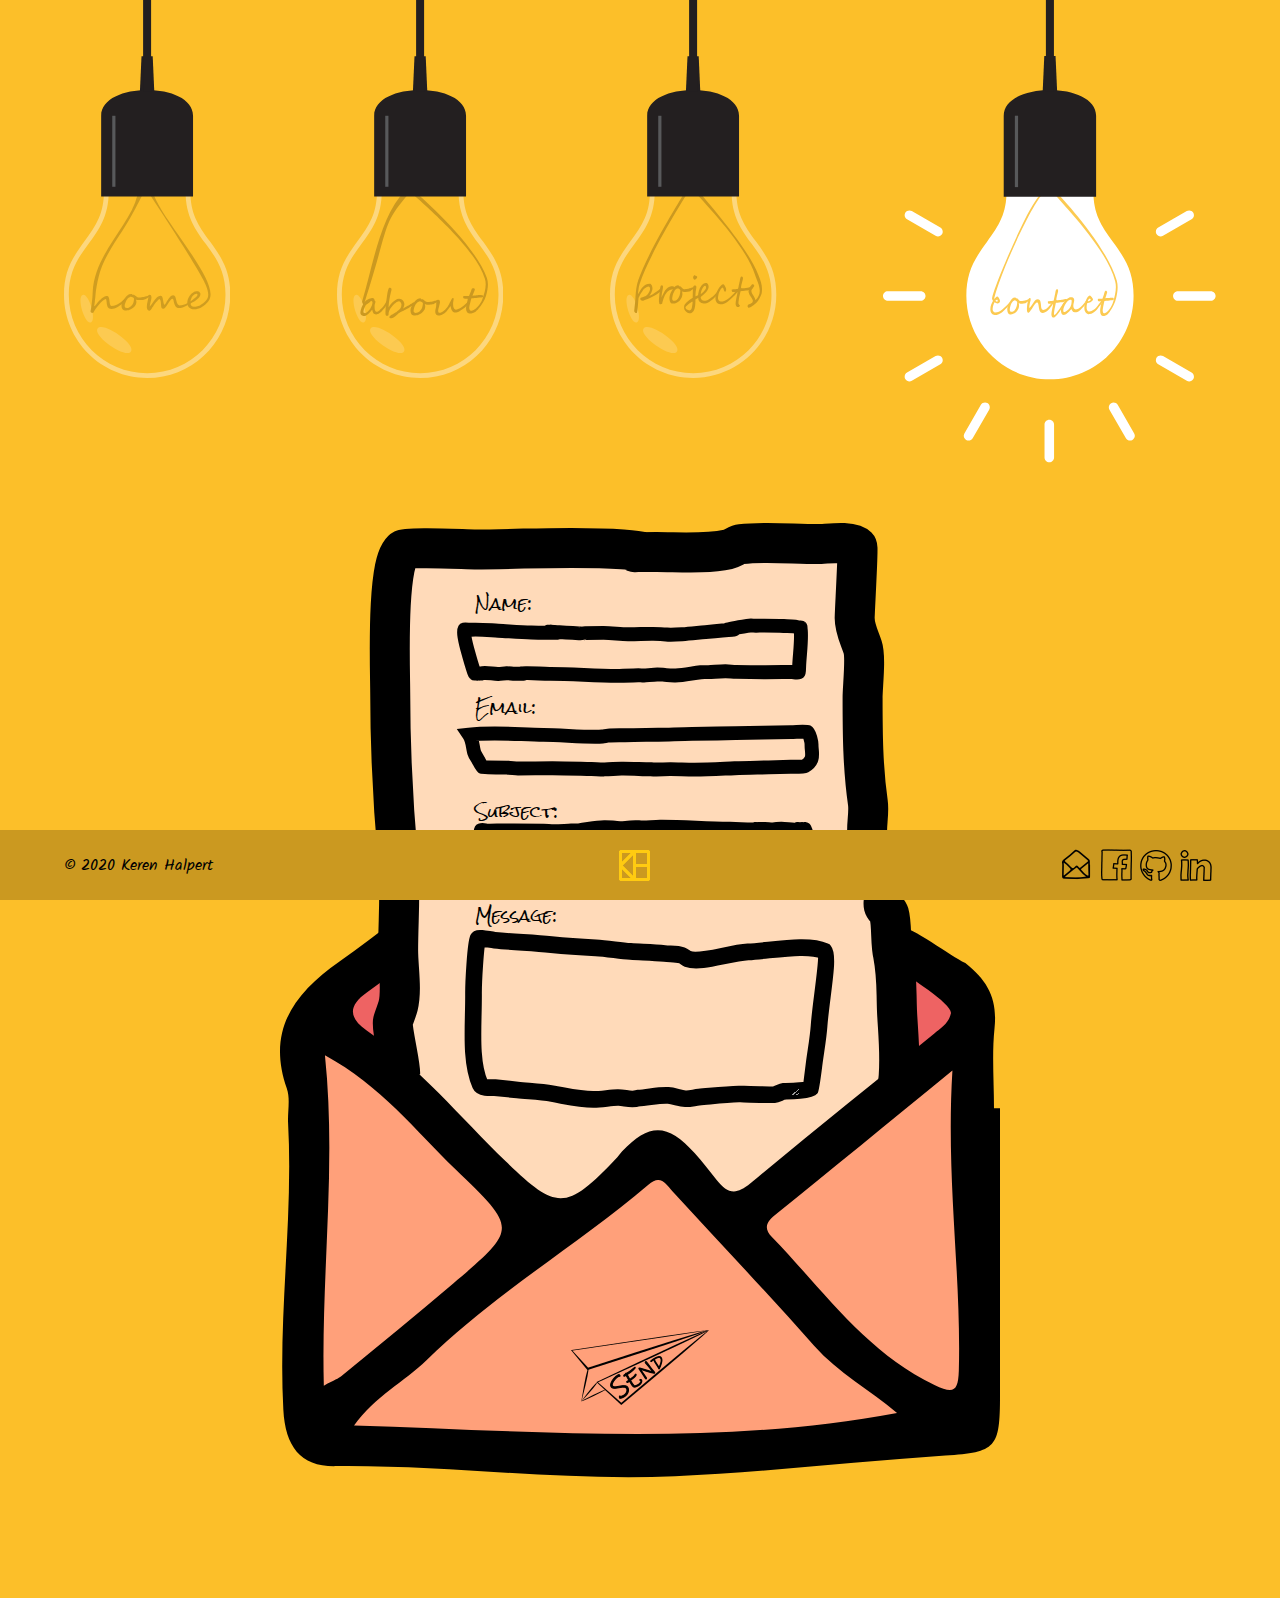
<file: Personal_portfolio/contact.html>
<!DOCTYPE html>
<html lang="en">

<head>
    <meta charset="UTF-8">
    <meta name="viewport" content="width=device-width, initial-scale=1.0">
    <link rel="stylesheet" href="includes/css/style.css">

    <!-- Google Fonts: -->
    <link href="https://fonts.googleapis.com/css2?family=Kalam:wght@300;400;700&display=swap" rel="stylesheet">
    <link href="https://fonts.googleapis.com/css2?family=Rock+Salt&display=swap" rel="stylesheet">

    <link rel="icon" href="includes/images/logo.ico">
    <title>Keren Halpert - Contact</title>
</head>

<body>
    <section class="wrapper">
        <nav>
            <ul>
                <li><a href="index.html">
                        <svg viewBox="0 0 79.999773 215.94374" height="240mm" width="44mm">
                            <g transform="translate(-948.36192,-375.98454)" id="layer1">
                                <g id="home-bulb" style="display:inline"
                                    transform="matrix(0.35277777,0,0,-0.35277777,285.6772,930.34937)">
                                    <g id="bulb-without-cord">
                                        <path
                                            d="m 1941.8014,1228.2519 c -5.195,-2.435 -8.813,-7.713 -8.813,-13.81 0,-29.872 -9.878,-46.077 -26.867,-69.098 -17.65,-23.918 -27.645,-41.763 -27.645,-72.655 0,-62.609 50.776,-113.38502 113.386,-113.38502 62.608,0 113.385,50.77602 113.385,113.38502 0,30.892 -9.995,48.737 -27.646,72.655 -16.989,23.021 -26.866,39.226 -26.866,69.098 0,6.097 -3.618,11.375 -8.814,13.81 z"
                                            style="display:inline;fill:#fcd77e;fill-opacity:1;fill-rule:evenodd;stroke:none;stroke-width:0.999998"
                                            id="bulb-stroke-8" />
                                        <path
                                            d="m 1991.8624,965.84588 c 29.5,0 56.213,11.962 75.548,31.297 19.332,19.33502 31.295,46.04902 31.295,75.54602 0,33.056 -13.363,51.163 -26.748,69.296 -13.864,18.788 -27.762,37.613 -27.762,72.457 0,2.395 -0.981,4.572 -2.554,6.142 -1.582,1.577 -3.768,2.56 -6.168,2.56 h -87.223 c -2.4,0 -4.586,-0.983 -6.168,-2.56 -1.573,-1.57 -2.554,-3.747 -2.554,-6.142 0,-34.844 -13.898,-53.669 -27.762,-72.457 -13.386,-18.133 -26.748,-36.24 -26.748,-69.296 0,-29.497 11.962,-56.211 31.295,-75.54602 19.335,-19.332 46.051,-31.297 75.549,-31.297"
                                            style="display:inline;fill:#fcbf29;fill-opacity:1;fill-rule:evenodd;stroke:none;stroke-width:0.999998"
                                            id="bulb" />
                                        <path
                                            d="m 1969.8674,995.30288 c 7.111,10.26302 -38.445,41.85602 -45.572,31.57102 -7.127,-10.29 38.46,-41.83702 45.572,-31.57102"
                                            style="display:inline;fill:#fcca51;fill-opacity:1;fill-rule:evenodd;stroke:none;stroke-width:0.999998"
                                            id="bulb-highlight-lower" />
                                        <path
                                            d="m 1915.0724,1035.0269 c 8.466,2.496 -2.605,40.093 -11.089,37.589 -8.488,-2.505 2.625,-40.088 11.089,-37.589"
                                            style="display:inline;fill:#fcca51;fill-opacity:1;fill-rule:evenodd;stroke:none;stroke-width:0.999998"
                                            id="bulb-highlight-upper" />
                                        <path d="m 1981.9834,1349.6679 h 19.624 l -2.18,48.331 h -15.262 z"
                                            style="display:inline;fill:#231f20;fill-opacity:1;fill-rule:evenodd;stroke:none;stroke-width:0.999998"
                                            id="cord-cover">
                                        </path>
                                        <g aria-label="homel"
                                            transform="matrix(1.8187087,0,0,-1.6053569,2410.5433,-1240.0522)"
                                            id="text1178-7"
                                            style="font-style:normal;font-weight:normal;font-size:30px;line-height:1.25;font-family:sans-serif;display:inline;fill:#ca9920;fill-opacity:0.913725;stroke:none;stroke-width:0.75"
                                            inkscape:label="home">
                                            <path
                                                d="m -246.56964,-1436.4879 c 0,0.2051 -0.14648,0.5273 -0.43945,0.9668 -0.10743,0.1758 -0.24415,0.3711 -0.41016,0.5859 -0.16601,0.2149 -0.34179,0.4346 -0.52734,0.6592 -0.17579,0.2149 -0.35157,0.4199 -0.52735,0.6152 -0.17578,0.1953 -0.33203,0.3614 -0.46875,0.4981 -0.56641,0.5761 -1.16699,1.1279 -1.80176,1.6553 -0.63476,0.5273 -1.29394,1.001 -1.97753,1.4209 -0.67383,0.4101 -1.37696,0.7421 -2.10938,0.996 -0.72265,0.2539 -1.45996,0.3858 -2.21191,0.3956 -0.57617,0 -1.08887,-0.1074 -1.53809,-0.3223 -0.43945,-0.2149 -0.78613,-0.5616 -1.04004,-1.0401 -0.25391,-0.4785 -0.44434,-1.0156 -0.57129,-1.6113 -0.12695,-0.5957 -0.22949,-1.2353 -0.30762,-1.9189 -0.01,-0.1075 -0.0244,-0.2686 -0.0439,-0.4834 -0.0195,-0.2149 -0.0439,-0.4492 -0.0732,-0.7031 -0.0195,-0.2637 -0.0488,-0.5323 -0.0879,-0.8057 -0.0391,-0.2735 -0.083,-0.5225 -0.13184,-0.7471 -0.0488,-0.2246 -0.10739,-0.4053 -0.17578,-0.542 -0.0586,-0.1465 -0.12696,-0.2197 -0.20508,-0.2197 -0.30273,0 -0.71777,0.2051 -1.24512,0.6152 -0.52734,0.4004 -1.10351,0.9326 -1.72851,1.5967 -0.625,0.6543 -1.26465,1.3965 -1.91895,2.2266 -0.65429,0.8301 -1.26464,1.6748 -1.83105,2.5342 -0.49805,0.7421 -0.95215,1.4892 -1.36231,2.2412 -0.40039,0.7421 -0.75195,1.3915 -1.05468,1.9482 -0.16602,0.2539 -0.3418,0.4297 -0.52735,0.5274 -0.18555,0.1074 -0.3125,0.1611 -0.38086,0.1611 -0.15625,0 -0.31738,-0.039 -0.4834,-0.1172 -0.15625,-0.068 -0.30273,-0.1611 -0.43945,-0.2783 -0.12695,-0.1172 -0.23437,-0.2539 -0.32226,-0.4102 -0.0781,-0.1465 -0.11719,-0.2929 -0.11719,-0.4394 0,-0.127 0.0195,-0.3321 0.0586,-0.6153 0.0488,-0.2929 0.10251,-0.6201 0.16114,-0.9814 0.0586,-0.3613 0.11719,-0.7324 0.17578,-1.1133 0.0586,-0.3906 0.10743,-0.7519 0.14648,-1.084 0.0684,-0.6445 0.14649,-1.3525 0.23438,-2.124 0.0879,-0.7715 0.17089,-1.5478 0.24902,-2.3291 0.0781,-0.791 0.15137,-1.5625 0.21973,-2.3145 0.0684,-0.7519 0.12206,-1.4306 0.16113,-2.0361 0.01,-0.1953 0.0244,-0.4541 0.0439,-0.7764 0.0195,-0.3223 0.0391,-0.6738 0.0586,-1.0546 0.0195,-0.3907 0.0391,-0.8008 0.0586,-1.2305 0.0195,-0.4297 0.0391,-0.8447 0.0586,-1.2451 1.5271,-32.6299 28.05171,-56.2229 33.48996,-81.9158 1.64449,-0.2417 2.09953,0.2677 3.56924,0.063 -1.53522,3.5704 -8.17297,18.9111 -15.07169,30.6429 -4.61285,7.8445 -10.92145,18.4571 -14.88437,29.2788 -2.78655,7.6093 -3.89389,15.8414 -4.68624,21.0374 -0.0586,0.5176 -0.11719,1.0449 -0.17578,1.582 -0.0488,0.5371 -0.0927,1.0694 -0.13184,1.5967 -0.0391,0.5176 -0.0733,0.9815 -0.10254,1.3916 -0.0293,0.4688 -0.0683,0.9083 -0.11719,1.3184 -0.0391,0.4101 -0.083,0.8203 -0.13183,1.2305 -0.0391,0.4003 -0.0781,0.8105 -0.11719,1.2304 -0.0391,0.4102 -0.0781,0.8545 -0.11719,1.333 -0.0684,0.7227 -0.14648,1.3623 -0.23437,1.919 -0.0879,0.5469 -0.13184,1.0156 -0.13184,1.4062 0,0.059 0.0293,0.127 0.0879,0.2051 0.0684,0.078 0.12695,0.1172 0.17578,0.1172 h 0.0586 c 0.0879,-0.1074 0.20019,-0.2685 0.33691,-0.4834 0.13672,-0.2149 0.29297,-0.4492 0.46875,-0.7031 0.17578,-0.2539 0.35644,-0.5176 0.54199,-0.791 0.19531,-0.2832 0.38574,-0.542 0.57129,-0.7764 0.18555,-0.2344 0.38574,-0.4883 0.60059,-0.7617 0.22461,-0.2832 0.4541,-0.5664 0.68848,-0.8496 l 0.73242,-0.8496 c 0.25391,-0.2833 0.49805,-0.547 0.73242,-0.7911 0.30273,-0.3027 0.63965,-0.6201 1.01074,-0.9521 0.37109,-0.3321 0.75684,-0.6348 1.15723,-0.9082 0.41015,-0.2735 0.82031,-0.4981 1.23047,-0.6738 0.41015,-0.1758 0.80078,-0.2637 1.17187,-0.2637 0.0684,0 0.15625,0.02 0.26367,0.059 0.11719,0.039 0.22949,0.098 0.33692,0.1758 0.11719,0.068 0.22461,0.1562 0.32226,0.2636 0.0977,0.098 0.1709,0.2149 0.21973,0.3516 0.19531,0.5273 0.33691,1.0547 0.4248,1.582 0.0879,0.5273 0.16602,1.084 0.23438,1.6699 0.0586,0.4981 0.12208,1.0108 0.19043,1.5381 0.0684,0.5273 0.15625,1.0059 0.26367,1.4356 0.10742,0.4297 0.24414,0.7812 0.41016,1.0547 0.17578,0.2734 0.39551,0.4101 0.65918,0.4101 1.20117,0 2.35351,-0.2685 3.45703,-0.8056 0.58593,-0.2832 1.08886,-0.5567 1.50879,-0.8204 0.42969,-0.2637 0.82519,-0.5371 1.18652,-0.8203 0.37109,-0.2832 0.7373,-0.5957 1.09863,-0.9375 0.36133,-0.3418 0.78126,-0.7373 1.25977,-1.1865 0.94727,-0.8691 1.49902,-1.3037 1.65527,-1.3037 0.14649,0 0.21973,0.2002 0.21973,0.6006 z"
                                                style="font-style:normal;font-variant:normal;font-weight:normal;font-stretch:normal;font-family:'Segoe Script';-inkscape-font-specification:'Segoe Script';fill:#ca9920;fill-opacity:0.913725;stroke-width:0.75"
                                                id="path1180"
                                                sodipodi:nodetypes="ccscscsccccsscscsscsccsccccscccscsccscscscscccsscccccccccscscsscsccccscssccccscsscscccscscc" />
                                            <path
                                                d="m -228.61066,-1439.7838 q 0,0.249 -0.17578,0.542 -0.17578,0.2929 -0.4541,0.6006 -0.27832,0.2929 -0.62988,0.5859 -0.35156,0.2783 -0.70313,0.5273 -0.35156,0.2344 -0.67383,0.4249 -0.30761,0.1757 -0.51269,0.2636 -0.38086,0.1612 -1.01074,0.293 -0.61524,0.1172 -1.28907,0.2051 -0.67382,0.088 -1.31835,0.1465 -0.64454,0.044 -1.08399,0.044 -0.17578,0 -0.4834,-0.059 -0.30761,-0.059 -0.62988,-0.1465 -0.32227,-0.088 -0.61523,-0.1904 -0.27833,-0.1172 -0.41016,-0.2344 0.13183,0.5567 0.23437,1.1279 0.10254,0.5567 0.10254,1.1573 0,0.2636 -0.0732,0.6445 -0.0586,0.3809 -0.17578,0.7764 -0.10254,0.3808 -0.23438,0.747 -0.13183,0.3516 -0.27832,0.586 -0.38086,0.6445 -0.79101,1.1719 -0.39551,0.5273 -0.9082,0.9814 -0.49805,0.4395 -1.12793,0.835 -0.62989,0.3955 -1.4502,0.7617 -0.87891,0.3808 -1.77246,0.542 -0.87891,0.1465 -1.83106,0.1465 -0.60058,0 -1.06933,-0.3516 -0.46875,-0.3516 -0.79102,-0.9375 -0.32226,-0.6006 -0.49804,-1.377 -0.16114,-0.7763 -0.16114,-1.6259 0,-0.2198 0.0293,-0.542 0.044,-0.3223 0.10254,-0.6592 0.0732,-0.3369 0.14648,-0.6445 0.0733,-0.3077 0.14649,-0.5274 0.20508,-0.6152 0.58594,-1.4062 0.38086,-0.791 0.89355,-1.6114 0.5127,-0.8349 1.14258,-1.6259 0.62988,-0.8057 1.31836,-1.4356 0.68847,-0.6299 1.43554,-1.0107 0.74708,-0.3809 1.49415,-0.3809 0.24902,0 0.3955,0.073 0.16114,0.073 0.26368,0.1904 0.11718,0.1172 0.20507,0.249 0.0879,0.1318 0.20508,0.2637 0.0439,0.073 0.13184,0.073 0.11718,0 0.29297,-0.059 0.17578,-0.059 0.3955,-0.059 0.27832,0 0.68848,0.3662 0.41016,0.3516 0.84961,0.7911 0.4541,0.4248 0.89355,0.791 0.45411,0.3515 0.80567,0.3515 0.39551,0 0.84961,-0.015 0.4541,-0.015 0.92285,-0.044 0.46875,-0.044 0.92285,-0.1025 0.4541,-0.059 0.83496,-0.1318 0.10254,-0.029 0.4834,-0.1319 0.38086,-0.1025 0.87891,-0.2343 0.51269,-0.1465 1.06933,-0.3077 0.57129,-0.1611 1.05469,-0.2929 0.4834,-0.1465 0.79102,-0.2344 0.32226,-0.088 0.35156,-0.088 0.0879,0 0.16113,0.044 0.0732,0.044 0.0732,0.1611 z m -11.42578,2.3437 q -0.0879,-0.2929 -0.35156,-0.5713 -0.24902,-0.2783 -0.58594,-0.498 -0.32226,-0.2197 -0.68847,-0.3516 -0.36622,-0.1464 -0.68848,-0.1464 -0.26367,0 -0.5127,0.088 -0.24902,0.088 -0.49804,0.2344 -0.23438,0.1319 -0.4541,0.3076 -0.21973,0.1612 -0.41016,0.3077 -0.57129,0.4834 -1.09863,1.3623 -0.5127,0.8642 -0.90821,1.875 -0.38086,0.9961 -0.61523,1.9921 -0.23438,0.9961 -0.23438,1.7286 0,0.3222 0.10254,0.6298 0.11719,0.293 0.32227,0.5274 0.20508,0.2197 0.4834,0.3662 0.27832,0.1318 0.61523,0.1318 0.87891,0 1.62598,-0.3076 0.74707,-0.3222 1.34765,-0.8642 0.61524,-0.5567 1.08399,-1.3184 0.46875,-0.7617 0.79101,-1.6406 0.32227,-0.8936 0.4834,-1.875 0.17578,-0.9815 0.19043,-1.9776 z"
                                                style="font-style:normal;font-variant:normal;font-weight:normal;font-stretch:normal;font-family:'Segoe Script';-inkscape-font-specification:'Segoe Script';fill:#ca9920;fill-opacity:0.913725;stroke-width:0.75"
                                                id="path1182" />
                                            <path
                                                d="m -199.50421,-1432.9137 q 0,0.1318 -0.14649,0.3662 -0.13183,0.2197 -0.33691,0.4688 -0.19043,0.2343 -0.43945,0.4541 -0.23438,0.2197 -0.42481,0.3369 -1.50879,0.9082 -2.8125,1.4062 -1.28906,0.4834 -2.66601,0.4834 -0.74707,0 -1.33301,-0.2929 -0.57129,-0.293 -1.01074,-0.8643 -0.43946,-0.5713 -0.77637,-1.4062 -0.32227,-0.835 -0.57129,-1.919 -0.13184,-0.5859 -0.24902,-1.2012 -0.11719,-0.6152 -0.24903,-1.1132 -0.13183,-0.5127 -0.30761,-0.835 -0.17578,-0.3369 -0.43946,-0.3369 -0.61523,0 -1.37695,1.0693 -0.76172,1.0694 -1.96289,3.1787 -1.18652,2.1094 -2.00684,3.208 -0.82031,1.0987 -1.49414,1.0987 -1.01074,0 -1.3623,-0.9522 -0.32227,-0.9668 -0.39551,-3.2373 -0.0146,-0.8935 -0.10254,-1.5674 -0.0879,-0.6884 -0.21973,-1.1718 -0.13183,-0.4834 -0.32226,-0.7911 -0.17578,-0.3222 -0.36621,-0.498 -0.74707,0.4541 -1.43555,1.1865 -0.67383,0.7324 -1.27441,1.5674 -0.60059,0.835 -1.12793,1.6846 -0.5127,0.8496 -0.92285,1.5527 -0.20508,0.3516 -0.46875,0.8057 -0.26368,0.4541 -0.542,0.9228 -0.26367,0.4541 -0.52734,0.8643 -0.24902,0.4101 -0.43945,0.6738 -0.42481,0.6152 -1.02539,0.6152 -1.11328,0 -1.46485,-1.1425 -0.0879,-0.293 -0.14648,-0.5274 -0.0586,-0.2344 -0.10254,-0.4687 -0.0293,-0.2344 -0.0586,-0.4981 -0.0147,-0.2783 -0.0147,-0.6299 0,-0.5859 0.0586,-1.2451 0.0586,-0.6592 0.14649,-1.333 0.10253,-0.6738 0.21972,-1.3476 0.13184,-0.6885 0.24903,-1.3331 0.24902,-1.2597 0.3955,-2.2851 0.14649,-1.0254 0.14649,-1.9482 0,-0.3516 0.20508,-0.586 0.20507,-0.249 0.57128,-0.249 1.46485,0 1.46485,2.0068 0,0.5274 -0.0879,1.1426 -0.0732,0.6152 -0.20508,1.2891 -0.11719,0.6591 -0.26367,1.3476 -0.14649,0.6739 -0.27832,1.333 -0.0732,0.3955 -0.14649,0.8496 -0.0732,0.4395 -0.14648,0.8496 -0.0586,0.3956 -0.10254,0.7178 -0.0439,0.3076 -0.0439,0.4541 0.19043,-0.1904 0.46875,-0.5566 0.29297,-0.3662 0.62989,-0.8643 0.33691,-0.498 0.71777,-1.0986 0.39551,-0.6006 0.79102,-1.2451 0.82031,-1.2891 1.52343,-2.2705 0.71778,-0.9961 1.33301,-1.6993 1.23047,-1.3916 2.65137,-1.3916 0.35156,0 0.61523,0.2051 0.26367,0.2051 0.4541,0.542 0.19043,0.3369 0.32227,0.7617 0.13184,0.4248 0.21973,0.8643 0.14648,0.7471 0.27832,1.6553 0.14648,0.9082 0.27832,1.6992 0.14648,0.791 0.29297,1.333 0.16113,0.5273 0.36621,0.5273 0.16113,0 0.38086,-0.2343 0.23437,-0.2491 0.46875,-0.6153 0.24902,-0.3808 0.49804,-0.8496 0.26368,-0.4687 0.49805,-0.9082 0.23438,-0.4541 0.4248,-0.8349 0.20508,-0.3809 0.32227,-0.6006 0.32227,-0.5713 0.74707,-1.2451 0.42481,-0.6885 0.9082,-1.2745 0.49805,-0.6005 1.06934,-0.9961 0.57129,-0.3955 1.20117,-0.3955 0.65918,0 1.02539,0.3077 0.36621,0.2929 0.60059,0.8935 0.24902,0.5859 0.4248,1.4795 0.19043,0.8936 0.46875,2.0801 0.4541,1.9336 0.98145,2.8857 0.52734,0.9522 1.3916,0.9522 0.54199,0 1.09863,-0.073 0.57129,-0.073 1.18653,-0.2343 0.61523,-0.1758 1.28906,-0.4541 0.68848,-0.293 1.46484,-0.7325 0.0586,-0.029 0.17578,-0.088 0.13184,-0.073 0.26368,-0.1318 0.14648,-0.073 0.26367,-0.1172 0.11718,-0.044 0.16113,-0.044 0.0586,0 0.13184,0.059 0.0879,0.059 0.16113,0.1611 0.0732,0.088 0.13183,0.2051 0.0586,0.1025 0.0586,0.1904 z"
                                                style="font-style:normal;font-variant:normal;font-weight:normal;font-stretch:normal;font-family:'Segoe Script';-inkscape-font-specification:'Segoe Script';fill:#ca9920;fill-opacity:0.913725;stroke-width:0.75"
                                                id="path1184" />
                                            <path
                                                d="m -192.44366,-1440.736 c 0,-0.1074 -0.0342,-0.2099 -0.10254,-0.3076 -0.0586,-0.098 -0.13673,-0.1856 -0.23438,-0.2637 -0.0879,-0.078 -0.18554,-0.1415 -0.29297,-0.1904 -0.0976,-0.049 -0.18066,-0.073 -0.24902,-0.073 -0.38086,0 -0.80566,0.1611 -1.27441,0.4834 -0.45899,0.3125 -0.90332,0.7519 -1.33301,1.3183 -0.41993,0.5664 -0.7959,1.2451 -1.12793,2.0362 -0.33203,0.791 -0.55664,1.6601 -0.67383,2.6074 0.13672,-0.088 0.36621,-0.2588 0.68848,-0.5127 0.32226,-0.2539 0.66894,-0.5371 1.04004,-0.8496 0.38085,-0.3125 0.75195,-0.6299 1.11328,-0.9522 0.37109,-0.3223 0.66894,-0.6006 0.89355,-0.8349 0.27344,-0.2832 0.50782,-0.5371 0.70313,-0.7617 0.20507,-0.2247 0.3662,-0.4298 0.48339,-0.6153 0.12695,-0.1953 0.21973,-0.3808 0.27832,-0.5566 0.0586,-0.1758 0.0879,-0.3516 0.0879,-0.5274 z m 8.24707,5.2295 c -0.45899,0.6934 -0.95703,1.3477 -1.49414,1.9629 -0.54688,0.6641 -1.16212,1.3086 -1.84571,1.9336 -0.68359,0.625 -1.4209,1.1816 -2.21191,1.6699 -0.78125,0.4883 -1.60645,0.879 -2.47559,1.1719 -0.86914,0.293 -1.76269,0.4395 -2.68066,0.4395 -0.9375,0 -1.73828,-0.1563 -2.40235,-0.4688 -0.65429,-0.3223 -1.1914,-0.7422 -1.61132,-1.2598 -0.41016,-0.5175 -0.7129,-1.1035 -0.90821,-1.7578 -0.18555,-0.6543 -0.27832,-1.3232 -0.27832,-2.0068 0,-0.6153 0.0586,-1.2354 0.17578,-1.8604 0.11719,-0.6347 0.28321,-1.25 0.49805,-1.8457 0.22461,-0.6055 0.48828,-1.1816 0.79102,-1.7285 0.30273,-0.5469 0.63965,-1.0547 1.01074,-1.5234 0.23437,-0.3027 0.51758,-0.6201 0.84961,-0.9522 0.34179,-0.3418 0.72265,-0.6543 1.14258,-0.9375 0.42969,-0.2832 0.89355,-0.5176 1.3916,-0.7031 0.49805,-0.1953 1.02051,-0.2929 1.56738,-0.2929 0.39063,0 0.73242,0.073 1.02539,0.2197 0.30273,0.1367 0.55176,0.3223 0.74707,0.5566 0.20508,0.2246 0.35645,0.4785 0.4541,0.7617 0.10743,0.2832 0.16114,0.5664 0.16114,0.8496 0,0.5762 -0.10742,1.1329 -0.32227,1.67 -0.21485,0.5371 -0.56641,1.0937 -1.05469,1.6699 -0.48828,0.5664 -1.12793,1.167 -1.91894,1.8017 -0.78125,0.625 -1.74317,1.3184 -2.88574,2.0801 -0.0684,0.049 -0.16602,0.1122 -0.29297,0.1905 -0.12695,0.078 -0.25391,0.1659 -0.38086,0.2636 -0.12695,0.088 -0.23926,0.1807 -0.33692,0.2783 -0.0879,0.088 -0.13183,0.1661 -0.13183,0.2344 0,0.2637 0.0439,0.5518 0.13183,0.8643 0.0879,0.3027 0.24414,0.5859 0.46875,0.8496 0.23438,0.2539 0.55176,0.4687 0.95215,0.6445 0.40039,0.1758 0.91309,0.2637 1.53809,0.2637 0.43945,0 0.89355,-0.054 1.3623,-0.1611 0.47852,-0.1172 0.95215,-0.2735 1.4209,-0.4688 0.47851,-0.2051 0.94726,-0.4443 1.40625,-0.7178 0.45899,-0.2832 0.89356,-0.5957 1.30371,-0.9375 0.54687,-0.4394 1.09863,-0.9472 1.65527,-1.5234 0.55665,-0.5859 1.09864,-1.2158 1.62598,-1.8896 3.3998,-4.4622 -0.43246,-13.0446 -2.3896,-17.3438 -7.47987,-15.8703 -28.58987,-52.4782 -40.69655,-73.3782 0.14981,-0.015 2.47509,-0.6838 2.96991,-0.8351 5.20102,21.8779 52.21222,77.5908 41.66898,92.2162 z"
                                                style="font-style:normal;font-variant:normal;font-weight:normal;font-stretch:normal;font-family:'Segoe Script';-inkscape-font-specification:'Segoe Script';fill:#ca9920;fill-opacity:0.913725;stroke-width:0.75"
                                                id="path1186"
                                                sodipodi:nodetypes="scccsccscscccccsssccscsscccsccscsccscccssccccccsccsscccccccccc" />
                                        </g>
                                        <path
                                            d="m 1929.1514,1206.9349 h 125.288 v 109.925 c 0,46.695 -125.288,46.647 -125.288,0 z"
                                            style="display:inline;fill:#231f20;fill-opacity:1;fill-rule:evenodd;stroke:none;stroke-width:0.999998"
                                            id="body" />
                                        <path d="m 1944.2654,1220.0289 h 4.362 v 96.832 h -4.362 z"
                                            style="display:inline;fill:#58595b;fill-opacity:1;fill-rule:nonzero;stroke:none;stroke-width:0.999998"
                                            id="body-highlight" />
                                    </g>
                                    <path id="cord"
                                        style="display:inline;fill:#231f20;fill-opacity:1;fill-rule:evenodd;stroke:none;stroke-width:1.6121"
                                        d="m 1986.3454,1349.6679 h 10.902 v 576.3235 h -10.902 z"> </path>
                                </g>
                            </g>
                        </svg></a></li>
                <li><a href="about.html">
                        <svg viewBox="0 0 79.999773 215.94374" height="240mm" width="44mm">
                            <g transform="translate(-767.23782,-115.12615)">
                                <g style="display:inline" id="about-bulb"
                                    transform="matrix(0.35277777,0,0,-0.35277777,104.5531,669.49098)">
                                    <g id="bulb-without-cord">
                                        <path id="bulb-stroke"
                                            style="display:inline;fill:#fcd77e;fill-opacity:1;fill-rule:evenodd;stroke:none;stroke-width:0.999998"
                                            d="m 1941.8014,1228.2519 c -5.195,-2.435 -8.813,-7.713 -8.813,-13.81 0,-29.872 -9.878,-46.077 -26.867,-69.098 -17.65,-23.918 -27.645,-41.763 -27.645,-72.655 0,-62.609 50.776,-113.38502 113.386,-113.38502 62.608,0 113.385,50.77602 113.385,113.38502 0,30.892 -9.995,48.737 -27.646,72.655 -16.989,23.021 -26.866,39.226 -26.866,69.098 0,6.097 -3.618,11.375 -8.814,13.81 z" />
                                        <path id="bulb"
                                            style="display:inline;fill:#fcbf29;fill-opacity:1;fill-rule:evenodd;stroke:none;stroke-width:0.999998"
                                            d="m 1991.8624,965.84588 c 29.5,0 56.213,11.962 75.548,31.297 19.332,19.33502 31.295,46.04902 31.295,75.54602 0,33.056 -13.363,51.163 -26.748,69.296 -13.864,18.788 -27.762,37.613 -27.762,72.457 0,2.395 -0.981,4.572 -2.554,6.142 -1.582,1.577 -3.768,2.56 -6.168,2.56 h -87.223 c -2.4,0 -4.586,-0.983 -6.168,-2.56 -1.573,-1.57 -2.554,-3.747 -2.554,-6.142 0,-34.844 -13.898,-53.669 -27.762,-72.457 -13.386,-18.133 -26.748,-36.24 -26.748,-69.296 0,-29.497 11.962,-56.211 31.295,-75.54602 19.335,-19.332 46.051,-31.297 75.549,-31.297" />
                                        <path id="bulb-highlight-lower"
                                            style="display:inline;fill:#fcca51;fill-opacity:1;fill-rule:evenodd;stroke:none;stroke-width:0.999998"
                                            d="m 1969.8674,995.30288 c 7.111,10.26302 -38.445,41.85602 -45.572,31.57102 -7.127,-10.29 38.46,-41.83702 45.572,-31.57102" />
                                        <path id="bulb-highlight-upper"
                                            style="display:inline;fill:#fcca51;fill-opacity:1;fill-rule:evenodd;stroke:none;stroke-width:0.999998"
                                            d="m 1915.0724,1035.0269 c 8.466,2.496 -2.605,40.093 -11.089,37.589 -8.488,-2.505 2.625,-40.088 11.089,-37.589" />
                                        <path id="cord-cover"
                                            style="display:inline;fill:#231f20;fill-opacity:1;fill-rule:evenodd;stroke:none;stroke-width:0.999998"
                                            d="m 1981.9834,1349.6679 h 19.624 l -2.18,48.331 h -15.262 z">
                                        </path>
                                        <g style="font-style:normal;font-weight:normal;font-size:30px;line-height:1.25;font-family:sans-serif;display:inline;fill:#cb9920;fill-opacity:1;stroke:none;stroke-width:0.75"
                                            id="about" transform="matrix(1.798368,0,0,-1.6537402,2655.6308,-859.1853)">
                                            <path id="path1286"
                                                style="font-style:normal;font-variant:normal;font-weight:normal;font-stretch:normal;font-family:'Segoe Script';-inkscape-font-specification:'Segoe Script';fill:#cb9920;fill-opacity:1;stroke-width:0.53416"
                                                d="m -405.58709,-1164.6753 c -0.14093,0.4254 -0.48247,0.9965 -1.0246,1.7132 -0.10371,0.1357 -0.23856,0.2927 -0.40453,0.471 -0.15872,0.1726 -0.33256,0.3505 -0.52151,0.5336 -0.18597,0.1741 -0.37918,0.354 -0.57963,0.5397 -0.19745,0.1766 -0.38678,0.3367 -0.56798,0.4803 -0.27545,0.2184 -0.56489,0.4145 -0.86831,0.5884 -0.29921,0.1772 -0.60066,0.3128 -0.90435,0.4067 -0.29942,0.097 -0.59087,0.1381 -0.87436,0.1222 -1.36087,-0.4614 -1.63651,-1.6843 -1.77843,-2.8346 8.33297,-29.7074 13.47538,-70.5215 32.88207,-91.6057 0.84192,-1.6596 2.84531,1.5158 2.37056,2.6711 -20.64587,26.4827 -13.87948,23.2299 -33.34039,89.5505 0.0373,0.2975 0.54468,0.2756 0.86913,0.2319 0.32746,-0.053 0.66526,-0.177 1.01341,-0.3731 0.35243,-0.1927 0.70412,-0.4314 1.05505,-0.7163 0.35392,-0.2941 0.68484,-0.5831 0.99277,-0.8672 0.24996,-0.2383 0.46642,-0.4399 0.64938,-0.605 0.18593,-0.1741 0.34139,-0.3208 0.46636,-0.4399 0.10025,-0.093 0.20835,-0.1852 0.3243,-0.277 0.12023,-0.089 0.21008,-0.1101 0.26956,-0.064 0.0679,0.053 0.0584,0.2104 -0.0285,0.4731 z" />
                                            <path id="path1288"
                                                style="font-style:normal;font-variant:normal;font-weight:normal;font-stretch:normal;font-family:'Segoe Script';-inkscape-font-specification:'Segoe Script';fill:#cb9920;fill-opacity:1;stroke-width:0.75"
                                                d="m -405.22107,-1162.2333 q 0,-0.1465 -0.11719,-0.3222 -0.10254,-0.1905 -0.27832,-0.3516 -0.16113,-0.1758 -0.36621,-0.293 -0.20508,-0.1172 -0.38086,-0.1172 -0.4541,0 -0.84961,0.1465 -0.38086,0.1465 -0.71777,0.3809 -0.33691,0.2197 -0.62988,0.5127 -0.27832,0.2929 -0.49805,0.5859 -0.52734,0.6738 -1.08398,1.6553 -0.542,0.9668 -0.9961,2.0361 -0.43945,1.0694 -0.73242,2.1094 -0.27832,1.04 -0.27832,1.8457 0,0.4102 0.36621,0.7031 0.36621,0.293 0.98145,0.293 0.35156,0 0.83496,-0.3076 0.49804,-0.3223 1.02539,-0.835 0.54199,-0.5273 1.05469,-1.1865 0.52734,-0.6592 0.92285,-1.3623 0.74707,-1.3184 1.24511,-2.6514 0.49805,-1.3476 0.49805,-2.8418 z m 11.90918,-0.6738 q 0,0.1318 -0.21973,0.7324 -0.20507,0.6006 -0.61523,1.4649 -0.39551,0.8496 -0.98145,1.875 -0.57128,1.0254 -1.28906,1.9921 -0.8789,1.2012 -1.74316,2.0948 -0.86426,0.8935 -1.65528,1.4941 -0.77636,0.586 -1.43554,0.8936 -0.65918,0.2929 -1.14258,0.2929 -0.80566,0 -1.30371,-0.2197 -0.49805,-0.2344 -0.82031,-0.6885 -0.32227,-0.4687 -0.52735,-1.1718 -0.19043,-0.7178 -0.38086,-1.6846 h -0.20508 q -0.61523,0.9375 -1.34765,1.8603 -0.71778,0.9082 -1.50879,1.6407 -0.77637,0.7177 -1.61133,1.1718 -0.82031,0.4541 -1.62598,0.4541 -0.4248,0 -0.89355,-0.1464 -0.46875,-0.1612 -0.86426,-0.4981 -0.39551,-0.3369 -0.65918,-0.8496 -0.26367,-0.5273 -0.26367,-1.2598 0,-0.6445 0.16113,-1.4648 0.16114,-0.835 0.43946,-1.7285 0.27832,-0.9082 0.62988,-1.8164 0.36621,-0.9229 0.76172,-1.7432 0.41015,-0.8203 0.82031,-1.4795 0.41016,-0.6738 0.79102,-1.0693 0.43945,-0.4688 1.02539,-0.9522 0.60058,-0.4834 1.31836,-0.8789 0.71777,-0.3955 1.53808,-0.6445 0.82031,-0.2637 1.72852,-0.2637 0.73242,0 1.09863,0.4834 0.36621,0.4688 0.5127,1.4356 0.0146,0.088 0.10253,0.205 0.10254,0.1172 0.20508,0.2637 0.11719,0.1465 0.20508,0.3076 0.0879,0.1465 0.0879,0.3077 0,0.2343 -0.10254,0.5859 -0.10254,0.3369 -0.23437,0.7764 -0.11719,0.4248 -0.21973,0.9375 -0.10254,0.498 -0.10254,1.0546 0,0.7618 0.0147,1.626 0.0147,0.8643 0.16113,1.5967 0.16114,0.7178 0.5127,1.2012 0.36621,0.4834 1.05469,0.4834 0.35156,0 0.83496,-0.293 0.49804,-0.293 1.08398,-0.8203 0.60059,-0.5274 1.24512,-1.2598 0.65918,-0.7324 1.34765,-1.6113 0.79102,-1.0107 1.37696,-1.9922 0.58594,-0.9961 1.02539,-1.7578 0.43945,-0.7764 0.74707,-1.2451 0.30762,-0.4834 0.52734,-0.4834 h 0.0147 q 0.24902,0.015 0.32227,0.1465 0.0732,0.1318 0.0732,0.3369 0,0.073 0,0.1465 0,0.073 -0.0147,0.1611 z" />
                                            <path id="path1290"
                                                style="font-style:normal;font-variant:normal;font-weight:normal;font-stretch:normal;font-family:'Segoe Script';-inkscape-font-specification:'Segoe Script';fill:#cb9920;fill-opacity:1;stroke-width:0.75"
                                                d="m -373.37537,-1161.3544 q 0,0.4541 -0.41015,0.9522 -0.27832,0.3369 -0.76172,0.747 -0.4834,0.3956 -1.20117,0.879 -0.71778,0.4834 -1.52344,0.996 -0.80566,0.5127 -1.72852,1.0547 -0.92285,0.542 -1.8164,1.0694 -0.89356,0.5273 -1.81641,1.04 -0.92285,0.5127 -1.53808,0.8789 -0.60059,0.3662 -0.9375,0.5713 -0.32227,0.2051 -0.68848,0.5713 -0.35156,0.3516 -0.83496,0.835 -1.18653,1.1865 -2.63672,2.2558 -0.77637,0.5713 -1.77246,0.5713 -0.54199,0 -0.9961,-0.2197 -0.46875,-0.2197 -0.46875,-0.6885 0,-0.293 0.23438,-0.5273 0.43945,-0.4395 0.80566,-0.7471 0.38086,-0.3076 0.77637,-0.5859 0.39551,-0.2784 0.86426,-0.5713 0.46875,-0.293 1.09863,-0.7178 0.76172,-0.5127 1.17188,-0.7764 0.41015,-0.2783 0.46875,-0.3222 0.89355,-0.6592 1.58203,-1.3184 0.70312,-0.6738 1.21582,-1.3623 1.04004,-1.3916 1.04004,-3.1494 0,-0.3076 -0.13184,-0.8203 -0.11719,-0.5127 -0.35156,-0.9961 -0.23438,-0.4981 -0.57129,-0.8496 -0.32227,-0.3662 -0.73242,-0.3662 -0.43946,0 -0.86426,0.1757 -0.4248,0.1612 -0.84961,0.4395 -0.4248,0.2783 -0.83496,0.6445 -0.39551,0.3516 -0.79102,0.7178 -0.77636,0.7471 -1.50879,1.6553 -0.71777,0.9082 -1.52343,2.0507 -0.39551,0.5713 -0.68848,1.1719 -0.29297,0.6006 -0.49805,1.1719 -0.19043,0.5566 -0.29296,1.0547 -0.10254,0.498 -0.11719,0.8496 l -0.0586,1.2012 q -0.0293,0.4248 -0.35156,0.6738 -0.30762,0.2344 -0.76172,0.2344 -0.65918,0 -0.95215,-0.4981 -0.27832,-0.5127 -0.27832,-1.5527 0,-0.1465 0.0146,-0.4981 0.0147,-0.3515 0.0293,-0.8056 0.0146,-0.4541 0.0293,-0.9522 0.0293,-0.498 0.0439,-0.9375 0.0146,-0.4394 0.0293,-0.7617 0.0147,-0.3369 0.0293,-0.4541 0.0439,-0.9228 0.10253,-1.7725 0.0733,-0.8496 0.14649,-1.7285 0.0879,-0.8789 0.19043,-1.8164 0.11719,-0.9375 0.24902,-2.0215 0.13184,-1.0839 0.24903,-2.0654 0.13183,-0.9814 0.26367,-1.8896 0.13183,-0.9082 0.29297,-1.7871 0.17578,-0.879 0.41015,-1.7579 0.0293,-0.1025 0.11719,-0.3955 0.0879,-0.2929 0.21973,-0.5859 0.13183,-0.293 0.27832,-0.5274 0.16113,-0.2343 0.33691,-0.2343 0.11719,0 0.26367,0 0.14649,-0.015 0.30762,0 0.17578,0.015 0.33691,0.073 0.16114,0.059 0.29297,0.2051 0.13184,0.1465 0.20508,0.3369 0.0879,0.1758 0.11719,0.3662 0.0293,0.1758 0.0293,0.3516 0.0147,0.1611 0.0147,0.2783 0,0.2051 -0.14648,0.7764 -0.14649,0.5566 -0.35156,1.4941 -0.36621,1.6406 -0.71778,3.3692 -0.33691,1.7285 -0.54199,3.4277 -0.0732,0.5713 -0.14648,1.2598 -0.0733,0.6738 -0.14649,1.4062 -0.0586,0.7178 -0.11719,1.4648 -0.0439,0.7471 -0.0586,1.4356 0.4541,-0.7031 0.9375,-1.582 0.4834,-0.8936 1.18652,-1.7286 0.70313,-0.8349 1.39161,-1.4941 0.68847,-0.6592 1.49414,-1.2451 1.61132,-1.1719 2.98828,-1.1719 0.83496,-0.029 1.56738,0.3809 0.73242,0.4101 1.27441,1.084 0.55665,0.6738 0.84961,1.5087 0.30762,0.8204 0.29297,1.626 0,0.5274 -0.4248,1.8897 -0.20508,0.6738 -0.41016,1.04 -0.20508,0.3516 -0.36621,0.6299 0.54199,-0.3516 1.18652,-0.7617 0.64454,-0.4102 1.30372,-0.8203 0.65917,-0.4248 1.28906,-0.8204 0.64453,-0.3955 1.17187,-0.7177 0.0879,-0.059 0.35157,-0.2198 0.26367,-0.1757 0.71777,-0.4687 0.4541,-0.293 0.84961,-0.5566 0.39551,-0.2637 0.73242,-0.4688 0.67383,-0.4394 0.79102,-0.4394 0.26367,0 0.36621,0.2197 0.11718,0.2197 0.11718,0.4687 z" />
                                            <path id="path1292"
                                                style="font-style:normal;font-variant:normal;font-weight:normal;font-stretch:normal;font-family:'Segoe Script';-inkscape-font-specification:'Segoe Script';fill:#cb9920;fill-opacity:1;stroke-width:0.75"
                                                d="m -355.59216,-1163.6249 q 0,0.249 -0.17578,0.542 -0.17579,0.293 -0.45411,0.6006 -0.27832,0.293 -0.62988,0.5859 -0.35156,0.2784 -0.70312,0.5274 -0.35157,0.2344 -0.67383,0.4248 -0.30762,0.1758 -0.5127,0.2637 -0.38086,0.1611 -1.01074,0.2929 -0.61523,0.1172 -1.28906,0.2051 -0.67383,0.088 -1.31836,0.1465 -0.64453,0.044 -1.08399,0.044 -0.17578,0 -0.48339,-0.059 -0.30762,-0.059 -0.62989,-0.1464 -0.32226,-0.088 -0.61523,-0.1905 -0.27832,-0.1172 -0.41016,-0.2343 0.13184,0.5566 0.23438,1.1279 0.10254,0.5566 0.10254,1.1572 0,0.2637 -0.0733,0.6445 -0.0586,0.3809 -0.17578,0.7764 -0.10254,0.3809 -0.23437,0.7471 -0.13184,0.3515 -0.27832,0.5859 -0.38086,0.6445 -0.79102,1.1719 -0.39551,0.5273 -0.9082,0.9814 -0.49805,0.4395 -1.12793,0.835 -0.62988,0.3955 -1.4502,0.7617 -0.8789,0.3809 -1.77246,0.542 -0.8789,0.1465 -1.83105,0.1465 -0.60059,0 -1.06934,-0.3516 -0.46875,-0.3515 -0.79101,-0.9375 -0.32227,-0.6006 -0.49805,-1.3769 -0.16113,-0.7764 -0.16113,-1.626 0,-0.2197 0.0293,-0.542 0.044,-0.3223 0.10254,-0.6592 0.0732,-0.3369 0.14649,-0.6445 0.0732,-0.3076 0.14648,-0.5273 0.20508,-0.6153 0.58594,-1.4063 0.38086,-0.791 0.89355,-1.6113 0.5127,-0.835 1.14258,-1.626 0.62989,-0.8057 1.31836,-1.4355 0.68848,-0.6299 1.43555,-1.0108 0.74707,-0.3809 1.49414,-0.3809 0.24902,0 0.39551,0.073 0.16113,0.073 0.26367,0.1904 0.11719,0.1172 0.20508,0.249 0.0879,0.1319 0.20508,0.2637 0.0439,0.073 0.13183,0.073 0.11719,0 0.29297,-0.059 0.17578,-0.059 0.39551,-0.059 0.27832,0 0.68847,0.3662 0.41016,0.3515 0.84961,0.791 0.45411,0.4248 0.89356,0.791 0.4541,0.3516 0.80566,0.3516 0.39551,0 0.84961,-0.015 0.4541,-0.015 0.92285,-0.044 0.46875,-0.044 0.92285,-0.1026 0.45411,-0.059 0.83497,-0.1318 0.10253,-0.029 0.48339,-0.1318 0.38086,-0.1026 0.87891,-0.2344 0.5127,-0.1465 1.06934,-0.3076 0.57129,-0.1612 1.05468,-0.293 0.4834,-0.1465 0.79102,-0.2344 0.32227,-0.088 0.35156,-0.088 0.0879,0 0.16113,0.044 0.0733,0.044 0.0733,0.1611 z m -11.42578,2.3438 q -0.0879,-0.293 -0.35157,-0.5713 -0.24902,-0.2783 -0.58593,-0.4981 -0.32227,-0.2197 -0.68848,-0.3515 -0.36621,-0.1465 -0.68848,-0.1465 -0.26367,0 -0.51269,0.088 -0.24903,0.088 -0.49805,0.2344 -0.23437,0.1318 -0.4541,0.3076 -0.21973,0.1611 -0.41016,0.3076 -0.57129,0.4834 -1.09863,1.3623 -0.5127,0.8643 -0.9082,1.875 -0.38086,0.9961 -0.61524,1.9922 -0.23437,0.9961 -0.23437,1.7285 0,0.3223 0.10254,0.6299 0.11718,0.2929 0.32226,0.5273 0.20508,0.2198 0.4834,0.3662 0.27832,0.1319 0.61523,0.1319 0.87891,0 1.62598,-0.3076 0.74707,-0.3223 1.34766,-0.8643 0.61523,-0.5566 1.08398,-1.3184 0.46875,-0.7617 0.79102,-1.6406 0.32226,-0.8935 0.4834,-1.875 0.17578,-0.9814 0.19043,-1.9775 z" />
                                            <path id="path1294"
                                                style="font-style:normal;font-variant:normal;font-weight:normal;font-stretch:normal;font-family:'Segoe Script';-inkscape-font-specification:'Segoe Script';fill:#cb9920;fill-opacity:1;stroke-width:0.75"
                                                d="m -332.15466,-1162.5555 q 0,0.5566 -0.27832,1.2744 -0.27832,0.7031 -0.76172,1.3183 -0.61524,0.791 -1.3916,1.5674 -0.76172,0.7764 -1.59668,1.4942 -0.83496,0.7031 -1.69922,1.3183 -0.86426,0.6006 -1.68457,1.0547 -0.80567,0.4395 -1.52344,0.7031 -0.71777,0.2491 -1.25977,0.2491 -0.68847,0 -1.20117,-0.2344 -0.51269,-0.2344 -0.89355,-0.6299 -0.36621,-0.4102 -0.61524,-0.9522 -0.24902,-0.5419 -0.43945,-1.1425 -0.17578,-0.6006 -0.29297,-1.2305 -0.11719,-0.6445 -0.21972,-1.2451 -0.36622,0.5566 -0.83497,1.2597 -0.4541,0.6885 -0.96679,1.4063 -0.49805,0.7178 -1.02539,1.3916 -0.5127,0.6592 -0.9668,1.1572 -0.5127,0.542 -1.12793,1.0401 -0.60059,0.498 -1.28906,0.8789 -0.67383,0.3662 -1.4209,0.6006 -0.74707,0.2197 -1.53809,0.2197 -1.15722,0 -1.8164,-0.9522 -0.64453,-0.9521 -0.64453,-2.1972 0,-0.586 0.0879,-1.2159 0.10254,-0.6445 0.21972,-1.2744 0.13184,-0.6298 0.24903,-1.2304 0.11718,-0.6153 0.16113,-1.1573 0.0146,-0.2197 0.0146,-0.542 0.0147,-0.3369 0.0147,-0.7763 0,-0.3955 0,-0.7178 0,-0.3369 0.0146,-0.6299 0.0147,-0.3076 0.0439,-0.6006 0.0293,-0.2929 0.0879,-0.6152 0.0879,-0.498 0.39551,-0.8643 0.30762,-0.3662 0.9668,-0.3662 1.34765,0 1.34765,1.8604 0,0.3223 -0.0732,0.7178 -0.0586,0.3808 -0.14649,0.8056 -0.0879,0.4102 -0.19042,0.8496 -0.0879,0.4248 -0.16114,0.835 -0.14648,0.5713 -0.29297,1.1426 -0.14648,0.5713 -0.27832,1.1133 -0.11718,0.5419 -0.19043,1.0546 -0.0732,0.4981 -0.0732,0.9229 0,0.2197 0.0586,0.498 0.0586,0.2637 0.17578,0.5127 0.11718,0.2344 0.30761,0.3955 0.20508,0.1612 0.46875,0.1612 0.77637,0 1.56739,-0.4248 0.79101,-0.4395 1.50879,-1.0694 0.73242,-0.6445 1.3623,-1.3623 0.64453,-0.7324 1.12793,-1.333 0.46875,-0.6006 0.92285,-1.4209 0.46875,-0.8203 0.87891,-1.6992 0.4248,-0.8936 0.80566,-1.7725 0.38086,-0.8789 0.68848,-1.582 0.68847,-1.6113 1.23047,-1.6113 0.3955,0 0.52734,0.1318 0.13184,0.1172 0.13184,0.4981 0,0.2929 -0.0733,0.791 -0.0586,0.498 -0.14648,1.04 -0.0879,0.542 -0.16113,1.0401 -0.0586,0.498 -0.0586,0.7763 0,0.2491 0,0.6153 0.0146,0.3515 0.0293,0.7324 0.0147,0.3808 0.0439,0.7617 0.0439,0.3662 0.10253,0.6299 0.0586,0.3076 0.20508,0.7617 0.14649,0.4395 0.36621,0.8643 0.23438,0.4248 0.55664,0.7324 0.32227,0.293 0.74707,0.293 0.79102,0 1.78711,-0.4688 1.01075,-0.4687 2.06543,-1.2012 1.05469,-0.747 2.09473,-1.6552 1.04004,-0.9229 1.93359,-1.8164 0.35157,-0.3516 0.70313,-0.7032 0.36621,-0.3515 0.65918,-0.5859 0.30762,-0.2344 0.4834,-0.3076 0.19043,-0.073 0.19043,0.1172 z" />
                                            <path
                                                sodipodi:nodetypes="cccccccccsccccsscsscsaaaaaccaascccccccscscscscscscscscccccscscccccccssccsscsscsccccsccccc"
                                                id="path1250-9"
                                                style="font-style:normal;font-variant:normal;font-weight:normal;font-stretch:normal;font-size:30px;line-height:1.25;font-family:'Segoe Script';-inkscape-font-specification:'Segoe Script';display:inline;fill:#cb9920;fill-opacity:1;stroke:none;stroke-width:0.75"
                                                d="m -321.40103,-1167.1105 c 0,0.2832 -0.0586,0.5029 -0.17578,0.6592 -0.10742,0.1562 -0.24414,0.2734 -0.41016,0.3515 -0.15625,0.078 -0.32714,0.127 -0.51269,0.1465 -0.18555,0.019 -0.35156,0.034 -0.49805,0.044 -0.82031,0.059 -1.66016,0.127 -2.51953,0.205 -0.84961,0.068 -1.62597,0.1417 -2.3291,0.2198 -0.70313,0.068 -1.28418,0.1367 -1.74317,0.205 -0.44921,0.068 -0.6787,0.1221 -0.68847,0.1612 -0.0684,0.2832 -0.15625,0.6348 -0.26367,1.0547 -0.10743,0.4199 -0.21973,0.874 -0.33692,1.3623 -0.11719,0.4785 -0.23437,0.9765 -0.35156,1.4941 -0.11719,0.5078 -0.22461,0.9961 -0.32227,1.4649 -0.0879,0.4589 -0.16113,0.8788 -0.21972,1.2597 -0.0586,0.3711 -0.0879,0.669 -0.0879,0.8936 0,0.2051 0.0146,0.4541 0.0439,0.747 0.0293,0.293 0.0976,0.5762 0.20508,0.8497 0.11719,0.2637 0.2832,0.4883 0.49805,0.6738 0.21484,0.1855 0.50781,0.2783 0.8789,0.2783 0.20508,0 0.4541,-0.063 0.74707,-0.1904 0.30273,-0.127 0.62988,-0.3028 0.98145,-0.5274 0.35156,-0.2246 0.74703,-0.5182 1.09863,-0.8056 0.39341,-0.3216 0.74903,-0.6868 1.12793,-1.0254 0.19868,-0.1775 0.43176,-0.3213 0.60059,-0.5274 1.61991,-1.9775 3.0314,-4.2165 3.82679,-6.6459 1.74734,-5.337 3.39755,-11.345 1.85546,-16.7449 -8.56885,-30.0055 -58.78804,-71.8704 -57.89125,-73.5687 0.32551,-0.6164 1.21048,-1.1003 1.813,-0.7498 1.56802,0.9122 48.10774,44.0732 57.58892,73.8019 1.47187,4.6151 0.61705,9.8438 -0.65622,14.5176 -1.05423,3.8698 -3.26339,7.5952 -5.62849,10.6348 -0.12236,0.1572 -0.21485,0.3174 -0.35156,0.4834 -0.12696,0.1563 -0.26367,0.3223 -0.41016,0.4981 -0.0977,0.1269 -0.24414,0.2929 -0.43945,0.498 -0.18555,0.1953 -0.41504,0.4102 -0.68849,0.6446 -0.26367,0.2343 -0.56151,0.4736 -0.89355,0.7177 -0.32226,0.2344 -0.66895,0.4444 -1.04004,0.6299 -0.36133,0.1953 -0.74218,0.3516 -1.14258,0.4688 -0.39063,0.1269 -0.78613,0.1904 -1.18651,0.1904 -0.57618,0 -1.05957,-0.083 -1.4502,-0.249 -0.38087,-0.166 -0.69336,-0.3857 -0.9375,-0.6592 -0.24414,-0.2735 -0.43458,-0.5811 -0.57129,-0.9228 -0.12696,-0.3516 -0.21973,-0.7032 -0.27832,-1.0547 -0.0586,-0.3516 -0.0928,-0.6934 -0.10254,-1.0254 v -0.8789 c 0,-0.3027 0.0293,-0.6592 0.0879,-1.0694 0.0684,-0.4199 0.14649,-0.8643 0.23437,-1.333 0.0879,-0.4687 0.18555,-0.9424 0.29298,-1.4209 0.11718,-0.4883 0.21972,-0.9521 0.30761,-1.3916 0.0879,-0.4395 0.16114,-0.8398 0.21973,-1.2011 0.0684,-0.3711 0.10254,-0.6641 0.10254,-0.879 0,-0.1269 -0.0635,-0.1953 -0.19044,-0.205 -0.11718,-0.019 -0.27831,-0.014 -0.48339,0.015 -0.20508,0.029 -0.43945,0.059 -0.70312,0.088 -0.25391,0.029 -0.51758,0.02 -0.79103,-0.029 -0.17577,-0.029 -0.34179,-0.073 -0.49804,-0.1318 -0.15626,-0.059 -0.29786,-0.1368 -0.4248,-0.2344 -0.1172,-0.1074 -0.21485,-0.2392 -0.29297,-0.3955 -0.0684,-0.166 -0.10254,-0.3711 -0.10254,-0.6152 0,-0.3027 0.0781,-0.5127 0.23438,-0.6299 0.166,-0.1172 0.36132,-0.1758 0.58593,-0.1758 h 3.44239 c 0.0586,-0.029 0.13183,-0.127 0.21972,-0.293 0.0977,-0.1757 0.20019,-0.3955 0.30762,-0.6592 0.11718,-0.2734 0.23925,-0.5761 0.36621,-0.9082 0.12694,-0.3418 0.2539,-0.6933 0.38085,-1.0546 0.13672,-0.3711 0.26367,-0.7422 0.38086,-1.1133 0.12695,-0.3711 0.24414,-0.7178 0.35156,-1.0401 0.16602,-0.5273 0.36133,-0.9033 0.58594,-1.1279 0.22461,-0.2246 0.50781,-0.3369 0.84962,-0.3369 0.22461,0 0.41014,0.044 0.55663,0.1318 0.15626,0.078 0.27833,0.1807 0.36621,0.3076 0.0879,0.1172 0.15138,0.2442 0.19044,0.3809 0.0391,0.1367 0.0586,0.2637 0.0586,0.3809 0,0.039 -0.0342,0.1565 -0.10252,0.3515 -0.0586,0.1855 -0.13674,0.4199 -0.23439,0.7031 -0.0977,0.2833 -0.20996,0.6007 -0.33691,0.9522 -0.12695,0.3515 -0.25879,0.7031 -0.39551,1.0547 -0.12695,0.3515 -0.24902,0.6933 -0.36621,1.0254 -0.11719,0.332 -0.21973,0.6201 -0.30762,0.8642 0.9082,-0.059 1.67481,-0.1172 2.2998,-0.1757 0.63477,-0.059 1.17676,-0.1075 1.62598,-0.1465 0.44922,-0.049 0.83009,-0.088 1.14258,-0.1172 0.32228,-0.029 0.62501,-0.044 0.90821,-0.044 0.42968,0 0.77147,0.02 1.02538,0.059 0.26367,0.039 0.46387,0.098 0.60059,0.1758 0.14649,0.068 0.24414,0.1611 0.29297,0.2783 0.0488,0.1075 0.0732,0.2344 0.0732,0.3809 z" />
                                        </g>
                                        <path id="body"
                                            style="display:inline;fill:#231f20;fill-opacity:1;fill-rule:evenodd;stroke:none;stroke-width:0.999998"
                                            d="m 1929.1514,1206.9349 h 125.288 v 109.925 c 0,46.695 -125.288,46.647 -125.288,0 z" />
                                        <path id="body-highlight"
                                            style="display:inline;fill:#58595b;fill-opacity:1;fill-rule:nonzero;stroke:none;stroke-width:0.999998"
                                            d="m 1944.2654,1220.0289 h 4.362 v 96.832 h -4.362 z" />
                                    </g>
                                    <path
                                        style="display:inline;fill:#231f20;fill-opacity:1;fill-rule:evenodd;stroke:none;stroke-width:1.6121"
                                        d="m 1986.3454,1349.6679 h 10.902 v 576.3235 h -10.902 z" id="cord">
                                    </path>
                                </g>
                            </g>
                        </svg>
                    </a></li>
                <li><a href="projects.html">
                        <svg viewBox="0 0 79.999771 215.94374" height="240mm" width="44mm">
                            <g transform="translate(-421.13107,-133.93289)" id="layer1">
                                <g inkscape:label="project-bulb" id="g1779-8" style="display:inline"
                                    transform="matrix(0.35277777,0,0,-0.35277777,-241.55365,688.29772)">
                                    <g id="bulb-without-cord">
                                        <path
                                            d="m 1941.8014,1228.2519 c -5.195,-2.435 -8.813,-7.713 -8.813,-13.81 0,-29.872 -9.878,-46.077 -26.867,-69.098 -17.65,-23.918 -27.645,-41.763 -27.645,-72.655 0,-62.609 50.776,-113.38502 113.386,-113.38502 62.608,0 113.385,50.77602 113.385,113.38502 0,30.892 -9.995,48.737 -27.646,72.655 -16.989,23.021 -26.866,39.226 -26.866,69.098 0,6.097 -3.618,11.375 -8.814,13.81 z"
                                            style="display:inline;fill:#fcd77e;fill-opacity:1;fill-rule:evenodd;stroke:none;stroke-width:0.999998"
                                            id="bulb-stroke" />
                                        <path
                                            d="m 1991.8624,965.84588 c 29.5,0 56.213,11.962 75.548,31.297 19.332,19.33502 31.295,46.04902 31.295,75.54602 0,33.056 -13.363,51.163 -26.748,69.296 -13.864,18.788 -27.762,37.613 -27.762,72.457 0,2.395 -0.981,4.572 -2.554,6.142 -1.582,1.577 -3.768,2.56 -6.168,2.56 h -87.223 c -2.4,0 -4.586,-0.983 -6.168,-2.56 -1.573,-1.57 -2.554,-3.747 -2.554,-6.142 0,-34.844 -13.898,-53.669 -27.762,-72.457 -13.386,-18.133 -26.748,-36.24 -26.748,-69.296 0,-29.497 11.962,-56.211 31.295,-75.54602 19.335,-19.332 46.051,-31.297 75.549,-31.297"
                                            style="display:inline;fill:#fcbf29;fill-opacity:1;fill-rule:evenodd;stroke:none;stroke-width:0.999998"
                                            id="bulb" />
                                        <path
                                            d="m 1969.8674,995.30288 c 7.111,10.26302 -38.445,41.85602 -45.572,31.57102 -7.127,-10.29 38.46,-41.83702 45.572,-31.57102"
                                            style="display:inline;fill:#fcca51;fill-opacity:1;fill-rule:evenodd;stroke:none;stroke-width:0.999998"
                                            id="bulb-highlight-lower" />
                                        <path
                                            d="m 1915.0724,1035.0269 c 8.466,2.496 -2.605,40.093 -11.089,37.589 -8.488,-2.505 2.625,-40.088 11.089,-37.589"
                                            style="display:inline;fill:#fcca51;fill-opacity:1;fill-rule:evenodd;stroke:none;stroke-width:0.999998"
                                            id="bulb-highlight-upper" />
                                        <path d="m 1981.9834,1349.6679 h 19.624 l -2.18,48.331 h -15.262 z"
                                            style="display:inline;fill:#231f20;fill-opacity:1;fill-rule:evenodd;stroke:none;stroke-width:0.999998"
                                            id="cord-cover">
                                        </path>
                                        <g style="font-style:normal;font-weight:normal;font-size:30px;line-height:1.25;font-family:sans-serif;fill:#cb9920;fill-opacity:1;stroke:none;stroke-width:0.75"
                                            id="projects"
                                            transform="matrix(1.5818348,0,0,-1.769088,2253.6445,-1563.5809)"
                                            aria-label="projectsl">
                                            <path
                                                sodipodi:nodetypes="csccsscscsscsccccssccccsccccccscscscccccccccacccccccccccccccccscc"
                                                id="path1332"
                                                style="font-style:normal;font-variant:normal;font-weight:normal;font-stretch:normal;font-family:'Segoe Script';-inkscape-font-specification:'Segoe Script';fill:#cb9920;fill-opacity:1;stroke-width:0.75"
                                                d="m -192.47058,-1494.9303 c 0,0.3027 -0.10254,0.6641 -0.30762,1.084 -0.20508,0.4199 -0.43457,0.7275 -0.68847,0.9228 -0.97657,0.7911 -2.06055,1.5284 -3.25196,2.212 -1.18164,0.6835 -2.49023,1.3622 -3.92578,2.0361 -1.43555,0.6738 -2.80762,1.2548 -4.11621,1.7431 -1.30859,0.4883 -2.57324,0.8936 -3.79395,1.2159 -0.10742,0.039 -0.29785,0.059 -0.57128,0.059 -0.46875,0 -0.91797,-0.127 -1.34766,-0.3809 -0.41992,-0.2637 -0.62988,-0.6396 -0.62988,-1.1279 0,-0.1758 0.0586,-0.3223 0.17578,-0.4395 0.16601,-0.166 0.49804,-0.3418 0.99609,-0.5273 0.50781,-0.1855 1.15235,-0.4053 1.9336,-0.6592 0.39062,-0.1269 0.71777,-0.2392 0.98144,-0.3369 0.27344,-0.098 0.47852,-0.1807 0.61523,-0.249 0.625,-0.3321 1.20117,-0.7764 1.72852,-1.333 0.53711,-0.5567 0.98144,-1.1426 1.33301,-1.7579 0.47851,-0.8007 0.71777,-1.5087 0.71777,-2.124 0,-1.3281 -0.42969,-1.9922 -1.28906,-1.9922 -0.49805,0 -1.13281,0.2002 -1.9043,0.6006 -0.38086,0.1953 -0.73242,0.3955 -1.05469,0.6006 -0.3125,0.2051 -0.5957,0.4053 -0.8496,0.6006 -0.41016,0.332 -0.84473,0.7861 -1.30372,1.3623 -0.45898,0.5664 -0.9082,1.1816 -1.34765,1.8457 -0.43945,0.6641 -0.85449,1.3379 -1.24512,2.0215 -0.38086,0.6738 -0.70313,1.2841 -0.9668,1.831 -0.0488,0.4493 -0.0976,0.9522 -0.14648,1.5088 -0.0488,0.5469 -0.10251,1.1523 -0.16113,1.8164 -0.10743,1.3281 -0.2295,2.5781 -0.36621,3.75 -0.13672,1.1817 -0.28809,2.2022 -0.45411,3.0616 -0.0293,0.1757 -0.0586,0.3515 -0.0879,0.5273 -0.0293,0.1758 -0.0634,0.3076 -0.10254,0.3955 -0.11719,0.3027 -0.32715,0.4541 -0.62988,0.4541 -0.27343,0 -0.63964,-0.1416 -1.09863,-0.4248 -0.43945,-0.2735 -0.65918,-0.542 -0.65918,-0.8057 0,-0.166 0.01,-0.3662 0.0293,-0.6005 0.0195,-0.2247 0.0488,-0.4835 0.0879,-0.7764 0.0781,-0.791 0.14648,-1.4697 0.20508,-2.0361 0.0683,-0.5567 0.12695,-1.001 0.17578,-1.3331 0.13671,-1.0058 0.25878,-2.0898 0.36621,-3.2519 0.10742,-1.1719 0.19531,-2.4463 0.26367,-3.8233 0.28463,-3.9775 0.91021,-8.5062 2.32797,-12.2532 9.77313,-24.7644 40.84151,-68.2295 40.87077,-68.6201 0.85152,0.5453 1.39412,0.529 1.98768,0.894 -0.0684,0.4102 -32.22155,45.1268 -41.71386,70.8303 -0.84447,2.2867 -1.22389,6.4124 -1.27533,7.2008 0,0.2832 0.0293,0.4248 0.0879,0.4248 0.68359,-1.2305 1.35254,-2.2998 2.00683,-3.208 0.66407,-0.9082 1.32325,-1.6699 1.97754,-2.2852 0.9668,-0.8984 1.89453,-1.5429 2.7832,-1.9335 0.87891,-0.3907 1.94336,-0.586 3.19336,-0.586 0.36133,-0.01 0.6836,0.1121 0.9668,0.3662 0.29297,0.2539 0.54199,0.5713 0.74707,0.9522 0.20508,0.3711 0.36133,0.7714 0.46875,1.2011 0.10742,0.4199 0.16113,0.791 0.16113,1.1133 0.01,0.4883 -0.0733,1.001 -0.24902,1.5381 -0.16601,0.5273 -0.39062,1.0547 -0.67383,1.582 -0.2832,0.5176 -0.60547,1.0205 -0.9668,1.5088 -0.36133,0.4785 -0.73242,0.9033 -1.11328,1.2744 0.9668,-0.3613 2.05567,-0.8446 3.2666,-1.4501 1.22071,-0.6153 2.36329,-1.2745 3.42774,-1.9776 1.07422,-0.7031 2.04102,-1.4209 2.90039,-2.1533 0.41992,-0.3418 0.79101,-0.5127 1.11328,-0.5127 0.26367,0 0.39551,0.1416 0.39551,0.4248 z" />
                                            <path id="path1334"
                                                style="font-style:normal;font-variant:normal;font-weight:normal;font-stretch:normal;font-family:'Segoe Script';-inkscape-font-specification:'Segoe Script';fill:#cb9920;fill-opacity:1;stroke-width:0.75"
                                                d="m -181.20593,-1495.5016 q 0,0.088 -0.0147,0.2637 -0.0146,0.1611 -0.0732,0.3369 -0.0586,0.1611 -0.14649,0.293 -0.0732,0.1318 -0.20508,0.1318 -0.0879,0 -0.29296,0 -0.20508,-0.015 -0.43946,-0.029 -0.21972,-0.015 -0.4248,-0.015 -0.20508,-0.015 -0.29297,-0.015 -2.79785,0.1758 -4.6582,2.0508 -1.83106,1.831 -3.16407,4.8926 -0.24902,0.6299 -0.49804,1.3037 -0.23438,0.6738 -0.45411,1.4209 -0.11718,0.4101 -0.17578,0.7324 -0.0439,0.3076 -0.16113,0.6592 -0.0293,0.1172 -0.24902,0.2197 -0.21973,0.1172 -0.49805,0.2051 -0.26367,0.088 -0.51269,0.1465 -0.24903,0.059 -0.33692,0.059 -1.01074,0.059 -1.14258,-2.0948 -0.0439,-0.5859 -0.0439,-1.0547 0.0146,-0.4833 0.0439,-0.9228 0.0293,-0.4541 0.0733,-0.9375 0.0586,-0.498 0.11718,-1.1133 0.0732,-0.7617 0.17578,-1.7578 0.10254,-0.9961 0.23438,-2.0068 0.13183,-1.0108 0.27832,-1.919 0.14648,-0.9228 0.30762,-1.5234 0.16113,-0.6885 0.43945,-1.0254 0.29297,-0.3369 0.84961,-0.3662 0.14648,0 0.30762,0.088 0.17578,0.073 0.30761,0.2051 0.14649,0.1318 0.23438,0.2783 0.10254,0.1465 0.11719,0.2636 0.0146,0.3663 -0.0146,0.8057 -0.0293,0.4248 -0.10254,0.8936 -0.0732,0.4541 -0.17578,0.9228 -0.10254,0.4688 -0.20508,0.8936 -0.20508,0.8349 -0.32227,1.4355 -0.10254,0.586 -0.17578,1.1426 -0.0732,0.5566 -0.14648,1.2012 -0.0732,0.6298 -0.19043,1.5673 0.24902,-0.5566 0.4248,-0.9521 0.19043,-0.3955 0.33692,-0.6885 0.14648,-0.3076 0.26367,-0.542 0.13183,-0.2343 0.27832,-0.4834 0.14648,-0.2636 0.32226,-0.5713 0.17579,-0.3076 0.43946,-0.747 1.02539,-1.6992 2.19726,-2.7686 1.17188,-1.084 2.25586,-1.5527 1.23047,-0.586 2.02149,-0.6299 0.38086,-0.015 0.9082,0.044 0.52734,0.059 1.01074,0.2198 0.4834,0.1611 0.82031,0.4248 0.35157,0.249 0.35157,0.6152 z" />
                                            <path id="path1336"
                                                style="font-style:normal;font-variant:normal;font-weight:normal;font-stretch:normal;font-family:'Segoe Script';-inkscape-font-specification:'Segoe Script';fill:#cb9920;fill-opacity:1;stroke-width:0.75"
                                                d="m -165.09836,-1495.9152 q 0,0.249 -0.17578,0.542 -0.17578,0.2929 -0.4541,0.6006 -0.27832,0.2929 -0.62988,0.5859 -0.35157,0.2783 -0.70313,0.5273 -0.35156,0.2344 -0.67383,0.4248 -0.30761,0.1758 -0.51269,0.2637 -0.38086,0.1611 -1.01074,0.293 -0.61524,0.1172 -1.28907,0.2051 -0.67382,0.088 -1.31836,0.1464 -0.64453,0.044 -1.08398,0.044 -0.17578,0 -0.4834,-0.059 -0.30762,-0.059 -0.62988,-0.1465 -0.32227,-0.088 -0.61524,-0.1904 -0.27832,-0.1172 -0.41015,-0.2344 0.13183,0.5567 0.23437,1.1279 0.10254,0.5567 0.10254,1.1573 0,0.2636 -0.0732,0.6445 -0.0586,0.3809 -0.17578,0.7764 -0.10254,0.3808 -0.23438,0.747 -0.13183,0.3516 -0.27832,0.586 -0.38086,0.6445 -0.79101,1.1718 -0.39551,0.5274 -0.9082,0.9815 -0.49805,0.4394 -1.12793,0.835 -0.62989,0.3955 -1.4502,0.7617 -0.87891,0.3808 -1.77246,0.542 -0.87891,0.1464 -1.83106,0.1464 -0.60058,0 -1.06933,-0.3515 -0.46875,-0.3516 -0.79102,-0.9375 -0.32226,-0.6006 -0.49804,-1.377 -0.16114,-0.7763 -0.16114,-1.6259 0,-0.2198 0.0293,-0.542 0.0439,-0.3223 0.10254,-0.6592 0.0732,-0.3369 0.14648,-0.6445 0.0733,-0.3077 0.14649,-0.5274 0.20508,-0.6152 0.58594,-1.4062 0.38085,-0.7911 0.89355,-1.6114 0.5127,-0.8349 1.14258,-1.6259 0.62988,-0.8057 1.31836,-1.4356 0.68847,-0.6299 1.43554,-1.0107 0.74707,-0.3809 1.49415,-0.3809 0.24902,0 0.3955,0.073 0.16114,0.073 0.26367,0.1905 0.11719,0.1172 0.20508,0.249 0.0879,0.1318 0.20508,0.2637 0.044,0.073 0.13184,0.073 0.11718,0 0.29297,-0.059 0.17578,-0.059 0.3955,-0.059 0.27832,0 0.68848,0.3662 0.41016,0.3516 0.84961,0.7911 0.4541,0.4248 0.89355,0.791 0.45411,0.3515 0.80567,0.3515 0.39551,0 0.84961,-0.015 0.4541,-0.015 0.92285,-0.044 0.46875,-0.044 0.92285,-0.1025 0.4541,-0.059 0.83496,-0.1318 0.10254,-0.029 0.4834,-0.1319 0.38086,-0.1025 0.87891,-0.2343 0.51269,-0.1465 1.06933,-0.3077 0.57129,-0.1611 1.05469,-0.2929 0.4834,-0.1465 0.79102,-0.2344 0.32226,-0.088 0.35156,-0.088 0.0879,0 0.16113,0.044 0.0732,0.044 0.0732,0.1612 z m -11.42578,2.3437 q -0.0879,-0.2929 -0.35156,-0.5713 -0.24902,-0.2783 -0.58594,-0.498 -0.32226,-0.2197 -0.68847,-0.3516 -0.36622,-0.1465 -0.68848,-0.1465 -0.26367,0 -0.5127,0.088 -0.24902,0.088 -0.49804,0.2344 -0.23438,0.1318 -0.45411,0.3076 -0.21972,0.1612 -0.41015,0.3076 -0.57129,0.4834 -1.09863,1.3624 -0.5127,0.8642 -0.90821,1.875 -0.38086,0.996 -0.61523,1.9921 -0.23438,0.9961 -0.23438,1.7286 0,0.3222 0.10254,0.6298 0.11719,0.293 0.32227,0.5274 0.20508,0.2197 0.4834,0.3662 0.27832,0.1318 0.61523,0.1318 0.87891,0 1.62598,-0.3076 0.74707,-0.3223 1.34765,-0.8642 0.61524,-0.5567 1.08399,-1.3184 0.46875,-0.7617 0.79101,-1.6406 0.32227,-0.8936 0.4834,-1.875 0.17578,-0.9815 0.19043,-1.9776 z" />
                                            <path
                                                sodipodi:nodetypes="csccccscscccscccssccsccsccccccssccccscsccccssccscsccssscscccccccsccscc"
                                                id="path1338"
                                                style="font-style:normal;font-variant:normal;font-weight:normal;font-stretch:normal;font-family:'Segoe Script';-inkscape-font-specification:'Segoe Script';fill:#cb9920;fill-opacity:1;stroke-width:0.75"
                                                d="m -164.39523,-1505.217 h 0.0439 c 0.0977,0 0.26856,0.034 0.5127,0.1026 0.24414,0.068 0.49316,0.1513 0.74707,0.249 0.26367,0.088 0.49317,0.1855 0.68848,0.293 0.20507,0.1074 0.31738,0.2002 0.33691,0.2783 0.0293,0.1465 0.0439,0.2783 0.0439,0.3955 0,0.1465 -0.0244,0.2832 -0.0732,0.4101 -0.0391,0.1172 -0.10254,0.2344 -0.19043,0.3516 -0.0879,0.1172 -0.20019,0.2442 -0.33691,0.3809 -0.13672,0.1269 -0.29297,0.2734 -0.46875,0.4394 -0.19531,0.1758 -0.34668,0.3028 -0.4541,0.3809 -0.10743,0.068 -0.2295,0.1025 -0.36621,0.1025 -0.23438,0 -0.44922,-0.054 -0.64453,-0.1611 -0.19531,-0.1172 -0.36621,-0.2588 -0.5127,-0.4248 -0.13672,-0.166 -0.24414,-0.3467 -0.32227,-0.542 -0.0781,-0.2051 -0.11718,-0.3906 -0.11718,-0.5567 0,-0.1855 0.0244,-0.3711 0.0732,-0.5566 0.0488,-0.1855 0.11716,-0.3564 0.20508,-0.5127 0.0976,-0.1563 0.21484,-0.2881 0.35156,-0.3955 0.13672,-0.1172 0.29785,-0.1953 0.4834,-0.2344 z m 1.68457,8.877 c 0,0.2734 -0.0293,0.5761 -0.0879,0.9082 -0.0586,0.332 -0.12696,0.6884 -0.20508,1.0693 -0.0684,0.3809 -0.1416,0.7861 -0.21973,1.2158 -0.0684,0.4297 -0.12207,0.8741 -0.16113,1.333 -0.01,0.127 -0.0244,0.3565 -0.0439,0.6885 -0.0195,0.3223 -0.0391,0.7031 -0.0586,1.1426 -0.01,0.4395 -0.0244,0.9082 -0.0439,1.4062 -0.01,0.4981 -0.0146,0.9717 -0.0146,1.4209 v 1.9483 c 0,0.5957 -0.0195,1.1816 -0.0586,1.7578 -0.0391,0.5664 -0.10254,1.1377 -0.19043,1.7139 -0.0879,0.5859 -0.21972,1.206 -0.3955,1.8603 -0.14649,0.5371 -0.35645,1.045 -0.62989,1.5235 -0.26367,0.4785 -0.58105,0.8984 -0.95215,1.2597 -0.37109,0.3613 -0.78613,0.6445 -1.24511,0.8496 -0.44922,0.2149 -0.9375,0.3223 -1.46485,0.3223 -0.38086,0 -0.76172,-0.063 -1.14257,-0.1904 -0.38086,-0.127 -0.74219,-0.293 -1.08399,-0.4981 -0.35156,-0.2051 -0.67383,-0.4394 -0.9668,-0.7031 -0.30273,-0.2539 -0.56152,-0.5176 -0.77636,-0.791 -0.22461,-0.2637 -0.4004,-0.5225 -0.52735,-0.7764 -0.12695,-0.2539 -0.36333,-1.1954 -0.34026,-1.8083 0.18987,-5.0443 14.30444,-9.9592 14.34351,-10.0569 0.69086,0.3398 0.72573,1.1532 0.36682,1.5604 0.0586,0 -10.69646,5.1566 -13.41798,8.3197 -0.35233,0.4095 0.21002,1.2334 0.57135,1.5166 0.14649,0.1171 0.32715,0.2441 0.54199,0.3808 0.21485,0.1367 0.43946,0.2588 0.67383,0.3662 0.23437,0.1172 0.47363,0.21 0.71777,0.2784 0.24415,0.078 0.46876,0.1171 0.67383,0.1171 0.49805,0 0.94727,-0.1709 1.34766,-0.5127 0.40039,-0.3417 0.67871,-0.8056 0.83496,-1.3916 0.19531,-0.7324 0.36621,-1.5771 0.5127,-2.5341 0.15625,-0.9571 0.23437,-1.9336 0.23437,-2.9297 0,-0.2637 0.005,-0.6738 0.0146,-1.2305 0.01,-0.5664 0.0196,-1.2012 0.0293,-1.9043 0.0195,-0.7031 0.0391,-1.4356 0.0586,-2.1973 0.0293,-0.7715 0.0586,-1.4941 0.0879,-2.1679 0.0293,-0.6739 0.0586,-1.2647 0.0879,-1.7725 0.0293,-0.5176 0.0635,-0.8692 0.10254,-1.0547 0.0879,-0.5175 0.27832,-0.8984 0.57129,-1.1425 0.30273,-0.2539 0.68848,-0.3809 1.15723,-0.3809 0.14648,0 0.2832,0.029 0.41015,0.088 0.13672,0.059 0.25391,0.1417 0.35156,0.249 0.10743,0.098 0.19044,0.21 0.24903,0.3369 0.0586,0.1269 0.0879,0.2637 0.0879,0.4102 z" />
                                            <path id="path1340"
                                                style="font-style:normal;font-variant:normal;font-weight:normal;font-stretch:normal;font-family:'Segoe Script';-inkscape-font-specification:'Segoe Script';fill:#cb9920;fill-opacity:1;stroke-width:0.75"
                                                d="m -143.15558,-1493.1027 q 0,0.2197 -0.32227,0.7763 -0.76171,1.0987 -1.71386,2.1973 -0.9375,1.0986 -2.00684,2.0947 -1.05469,0.9815 -2.21191,1.8457 -1.14258,0.8497 -2.31446,1.4795 -1.17187,0.6153 -2.34375,0.9522 -1.15722,0.3369 -2.24121,0.3222 -2.34375,0 -3.64746,-1.3623 -1.28906,-1.3623 -1.28906,-4.1162 0,-2.2998 0.70312,-4.4677 0.71778,-2.168 2.43165,-4.1748 0.32226,-0.3516 0.71777,-0.6739 0.41016,-0.3222 0.84961,-0.5713 0.4541,-0.249 0.92285,-0.3955 0.4834,-0.1465 0.9668,-0.1758 0.11718,0 0.32226,0.029 0.20508,0.029 0.43946,0.1026 0.23437,0.073 0.4541,0.1904 0.21972,0.1026 0.35156,0.2637 0.41016,0.4687 0.64453,0.9668 0.24902,0.498 0.27832,1.0986 0.0293,0.6738 -0.16113,1.333 -0.17578,0.6446 -0.61524,1.333 -0.4248,0.6739 -1.12793,1.4063 -0.70312,0.7178 -1.69921,1.5527 -0.62989,0.5274 -1.40625,1.1719 -0.76172,0.6299 -1.84571,1.333 0,1.4209 0.84961,2.168 0.86426,0.7324 2.3584,0.7324 0.83496,0 1.68457,-0.2197 0.84961,-0.2198 1.66992,-0.5713 0.82031,-0.3662 1.58203,-0.8203 0.77637,-0.4688 1.4502,-0.9522 1.24512,-0.9082 2.25586,-1.8017 1.01074,-0.9082 2.00683,-1.9043 l 0.79102,-0.7911 q 0.71777,-0.6298 1.04004,-0.6298 0.17578,0 0.17578,0.2783 z m -11.19141,-2.9151 q -0.0146,-0.2197 -0.0732,-0.4248 -0.0439,-0.2197 -0.14648,-0.3808 -0.10254,-0.1612 -0.23438,-0.249 -0.13183,-0.1026 -0.30761,-0.1026 -0.77637,0.044 -1.55274,0.9522 -0.77637,0.8935 -1.46484,2.373 -0.16114,0.3223 -0.29297,0.7324 -0.11719,0.3955 -0.23438,0.8203 -0.10254,0.4102 -0.19043,0.8204 -0.0732,0.4101 -0.13183,0.7324 0.76172,-0.5713 1.40625,-1.0547 0.64453,-0.4834 1.20117,-0.9961 0.35156,-0.3223 0.71777,-0.6885 0.36621,-0.3808 0.65918,-0.791 0.30762,-0.4102 0.4834,-0.8496 0.17578,-0.4395 0.16113,-0.8936 z" />
                                            <path id="path1342"
                                                style="font-style:normal;font-variant:normal;font-weight:normal;font-stretch:normal;font-family:'Segoe Script';-inkscape-font-specification:'Segoe Script';fill:#cb9920;fill-opacity:1;stroke-width:0.75"
                                                d="m -127.013,-1493.0734 q 0,0.5273 -0.38086,0.9521 -0.13184,0.1465 -0.41016,0.3955 -0.27832,0.2344 -0.49804,0.4541 l -1.34766,1.3477 q -0.38086,0.3809 -0.71777,0.6885 -0.32227,0.2929 -0.57129,0.5127 -0.42481,0.3515 -1.02539,0.8496 -0.58594,0.4834 -1.36231,1.1279 -1.52344,1.2598 -2.8125,2.0654 -1.28906,0.791 -2.76855,1.2744 -1.46485,0.4688 -3.10547,0.4688 -1.01074,0.029 -1.81641,-0.3516 -0.79101,-0.3808 -1.34765,-1.0254 -0.542,-0.6591 -0.83497,-1.538 -0.27832,-0.8789 -0.26367,-1.8604 0,-1.9482 0.82032,-3.8965 0.83496,-1.9482 2.21191,-3.8379 0.74707,-0.9961 1.80176,-1.9043 1.04004,-0.9082 1.88965,-0.9082 0.4541,0 1.04003,0.7617 0.29297,0.3809 0.55665,0.8204 0.26367,0.4248 0.48339,0.9082 0.43946,0.9521 0.43946,1.3769 0,0.4248 -0.26367,1.0987 -0.26368,0.6738 -0.62989,0.6738 -0.52734,0 -0.8789,-0.7178 -0.17579,-0.3662 -0.26368,-0.6152 -0.0732,-0.2637 -0.17578,-0.5567 -0.33691,-0.8789 -0.57129,-1.2597 -0.96679,0.1757 -1.61132,0.9521 -0.30762,0.3809 -0.64454,0.9229 -0.32226,0.5273 -0.68847,1.2011 -0.29297,0.5274 -0.54199,1.1866 -0.24903,0.6591 -0.42481,1.3623 -0.17578,0.6884 -0.27832,1.3916 -0.10254,0.6884 -0.10254,1.289 0,0.8496 0.73242,1.6553 0.74707,0.7764 1.61133,0.7764 1.875,0 3.55957,-0.6592 1.68457,-0.6592 3.23731,-1.7578 1.53808,-1.0694 3.12011,-2.5049 0.79102,-0.7178 1.49414,-1.3477 0.71778,-0.6445 1.36231,-1.2304 1.06934,-0.9375 1.77246,-0.9375 0.20508,0 0.20508,0.3955 z" />
                                            <path id="path1344"
                                                style="font-style:normal;font-variant:normal;font-weight:normal;font-stretch:normal;font-family:'Segoe Script';-inkscape-font-specification:'Segoe Script';fill:#cb9920;fill-opacity:1;stroke-width:0.75"
                                                d="m -114.22492,-1495.9006 q 0,0.542 -0.29296,0.835 -0.29297,0.2783 -0.67383,0.498 -0.4834,0.2198 -1.08399,0.3955 -0.58593,0.1758 -1.21582,0.3223 -0.61523,0.1318 -1.24511,0.2344 -0.62989,0.088 -1.20118,0.1465 -0.61523,0.059 -1.30371,0.1172 -0.68847,0.059 -1.33301,0.1318 -0.64453,0.059 -1.20117,0.1465 -0.54199,0.088 -0.8789,0.2197 -0.30762,1.333 -0.65918,2.5488 -0.33692,1.2012 -0.57129,2.4024 -0.0586,0.2783 -0.16113,0.8349 -0.0879,0.5567 -0.17579,1.1719 -0.0879,0.6006 -0.16113,1.1426 -0.0586,0.5273 -0.0586,0.7617 0,0.6006 0.19043,0.9082 0.19043,0.293 0.41015,0.4688 0.23438,0.1904 0.42481,0.3515 0.19043,0.1612 0.19043,0.4834 0,0.2051 -0.20508,0.3955 -0.19043,0.1905 -0.46875,0.3369 -0.27832,0.1465 -0.60059,0.2198 -0.30761,0.088 -0.54199,0.088 -0.4248,0 -0.76172,-0.2344 -0.33691,-0.2344 -0.57129,-0.6152 -0.23437,-0.3663 -0.36621,-0.8497 -0.13183,-0.4834 -0.13183,-0.9961 0,-0.6738 0.11718,-1.4355 0.11719,-0.7764 0.29297,-1.582 0.17578,-0.8057 0.36621,-1.6407 0.20508,-0.8496 0.38086,-1.6845 0.0733,-0.3516 0.14649,-0.7178 0.0879,-0.3809 0.14648,-0.7031 0.0732,-0.3369 0.11719,-0.5567 0.0439,-0.2197 0.0439,-0.2636 0,-0.2344 -0.17578,-0.3516 -0.16113,-0.1318 -0.3955,-0.1318 -0.17579,0 -0.52735,0.029 -0.35156,0.029 -0.74707,0.073 -0.38086,0.044 -0.73242,0.073 -0.35156,0.029 -0.5127,0.029 -0.52734,0 -0.89355,-0.059 -0.36621,-0.073 -0.60059,-0.2491 -0.21972,-0.1758 -0.32226,-0.4834 -0.11719,-0.3222 -0.11719,-0.8203 0,-0.2051 0.19043,-0.3222 0.19043,-0.1172 0.4541,-0.1612 0.27832,-0.059 0.58594,-0.059 0.30762,-0.015 0.54199,-0.015 0.19043,0 0.61524,-0.029 0.43945,-0.044 0.9082,-0.088 0.4834,-0.044 0.9082,-0.073 0.43946,-0.044 0.62989,-0.044 0.0879,0 0.20507,-0.015 0.11719,-0.015 0.23438,-0.073 0.13183,-0.073 0.23437,-0.2197 0.10254,-0.1611 0.17578,-0.4395 0.10254,-0.4541 0.24903,-1.0547 0.14648,-0.6152 0.29297,-1.2451 0.16113,-0.6445 0.30761,-1.2304 0.14649,-0.6006 0.24903,-1.0254 0.13183,-0.4102 0.21972,-0.8789 0.10254,-0.4688 0.17579,-0.9375 0.0879,-0.4688 0.19042,-0.9082 0.10254,-0.4395 0.26368,-0.8057 0.32226,-0.7617 1.04004,-0.7617 1.08398,0 1.08398,1.2011 0,0.7471 -0.32227,1.7139 -0.70312,2.2266 -1.04003,3.6768 -0.33692,1.4355 -0.33692,1.9336 0,0.542 0.54199,0.542 0.65918,0 1.23047,-0.015 0.58594,-0.029 1.17188,-0.073 0.60058,-0.059 1.25976,-0.1319 0.65918,-0.073 1.4795,-0.1611 0.58593,-0.073 1.11328,-0.1758 0.54199,-0.1025 0.99609,-0.1904 0.4541,-0.1026 0.80566,-0.1904 0.35157,-0.088 0.58594,-0.1172 0.16113,-0.015 0.30762,-0.044 0.16113,-0.029 0.26367,0 0.11719,0.015 0.17578,0.1172 0.0732,0.088 0.0732,0.3076 z" />
                                            <path
                                                sodipodi:nodetypes="csccccccsccscccaccsaccccscccsccccsccccsscccccsscscccccccsccc"
                                                id="path1346"
                                                style="font-style:normal;font-variant:normal;font-weight:normal;font-stretch:normal;font-family:'Segoe Script';-inkscape-font-specification:'Segoe Script';fill:#cb9920;fill-opacity:1;stroke-width:0.75"
                                                d="m -112.83331,-1497.2775 c 0,0.098 -0.0342,0.2295 -0.10254,0.3955 -0.0684,0.166 -0.16113,0.3467 -0.27832,0.542 -0.11719,0.1855 -0.25391,0.3808 -0.41016,0.5859 -0.15625,0.1953 -0.32226,0.376 -0.49805,0.542 -0.11719,0.1074 -0.24414,0.2344 -0.38086,0.3809 -0.13671,0.1367 -0.26367,0.288 -0.38086,0.4541 -0.10742,0.1562 -0.20019,0.3222 -0.27832,0.498 -0.0684,0.1758 -0.10253,0.3418 -0.10253,0.4981 0,0.4589 0.083,0.913 0.24902,1.3623 0.17578,0.4394 0.4541,0.9472 0.83496,1.5234 0.17578,0.2637 0.38086,0.5615 0.61523,0.8936 0.23438,0.332 0.46876,0.6884 0.70313,1.0693 0.23437,0.3711 0.44922,0.7666 0.64453,1.1865 0.19531,0.4102 0.3418,0.8301 0.43945,1.2598 7.39979,-6.1591 1.82281,-13.6354 -0.46221,-19.8452 -9.44028,-25.6551 -51.48618,-62.0781 -51.6886,-63.6711 0.0879,-0.049 0.1778,-1.4498 3.67559,-0.2995 1.32669,2.7719 39.88591,39.7614 50.83064,64.0269 2.64416,5.8624 3.78621,9.1781 3.11368,13.8677 -0.39397,2.7473 -3.33042,6.6685 -4.03355,7.2838 -0.70313,0.6152 -1.41113,1.1963 -2.12402,1.7432 -0.71289,0.5566 -1.38672,1.04 -2.02149,1.4501 -0.625,0.4199 -1.19629,0.752 -1.71386,0.9961 -0.50781,0.2442 -0.90821,0.3663 -1.20118,0.3663 -0.15625,0 -0.30761,-0.049 -0.4541,-0.1465 -0.13672,-0.088 -0.25879,-0.2002 -0.36621,-0.3369 -0.0977,-0.127 -0.18066,-0.2637 -0.24902,-0.4102 -0.0586,-0.1465 -0.0879,-0.2783 -0.0879,-0.3955 0,-0.2149 0.0488,-0.4053 0.14648,-0.5713 0.10742,-0.166 0.24414,-0.3174 0.41016,-0.4541 0.17578,-0.1367 0.37109,-0.2588 0.58593,-0.3662 0.22461,-0.1074 0.44922,-0.2099 0.67383,-0.3076 0.14649,-0.059 0.3125,-0.1222 0.49805,-0.1905 0.18555,-0.068 0.37598,-0.1367 0.57129,-0.205 0.19531,-0.078 0.38086,-0.1612 0.55664,-0.2491 0.18555,-0.098 0.33691,-0.2001 0.4541,-0.3076 0.20508,-0.1953 0.36621,-0.4199 0.4834,-0.6738 0.11719,-0.2637 0.17578,-0.5322 0.17578,-0.8057 0,-0.1562 -0.0537,-0.3564 -0.16113,-0.6006 -0.10742,-0.2441 -0.24902,-0.5029 -0.42481,-0.7763 -0.17578,-0.2832 -0.37109,-0.5762 -0.58593,-0.8789 -0.21485,-0.3125 -0.42969,-0.6153 -0.64454,-0.9082 -0.21484,-0.3027 -0.41992,-0.5859 -0.61523,-0.8496 -0.18555,-0.2735 -0.33691,-0.5127 -0.4541,-0.7178 -0.22461,-0.3711 -0.41993,-0.7764 -0.58594,-1.2158 -0.16601,-0.4395 -0.24902,-0.8936 -0.24902,-1.3623 0,-0.1661 0.0244,-0.3663 0.0732,-0.6006 0.0488,-0.2441 0.11228,-0.4932 0.19043,-0.7471 0.0781,-0.2539 0.15625,-0.4981 0.23437,-0.7324 0.0879,-0.2344 0.1709,-0.4297 0.24903,-0.586 0.0293,-0.049 0.0927,-0.1512 0.19043,-0.3076 0.10742,-0.1562 0.23437,-0.332 0.38086,-0.5273 0.15625,-0.1953 0.32714,-0.4004 0.51269,-0.6153 0.18555,-0.2246 0.37109,-0.4297 0.55664,-0.6152 0.19531,-0.1855 0.38086,-0.3369 0.55664,-0.4541 0.18555,-0.1172 0.35156,-0.1758 0.49805,-0.1758 0.41015,0 0.75195,0.088 1.02539,0.2637 0.28321,0.1758 0.42481,0.4151 0.42481,0.7178 z" />
                                        </g>
                                        <path
                                            d="m 1929.1514,1206.9349 h 125.288 v 109.925 c 0,46.695 -125.288,46.647 -125.288,0 z"
                                            style="display:inline;fill:#231f20;fill-opacity:1;fill-rule:evenodd;stroke:none;stroke-width:0.999998"
                                            id="body" />
                                        <path d="m 1944.2654,1220.0289 h 4.362 v 96.832 h -4.362 z"
                                            style="display:inline;fill:#58595b;fill-opacity:1;fill-rule:nonzero;stroke:none;stroke-width:0.999998"
                                            id="body-highlight" />
                                    </g>
                                    <path id="cord"
                                        style="display:inline;fill:#231f20;fill-opacity:1;fill-rule:evenodd;stroke:none;stroke-width:1.6121"
                                        d="m 1986.3454,1349.6679 h 10.902 v 576.3235 h -10.902 z">
                                    </path>
                                </g>
                            </g>
                        </svg>
                    </a></li>
                <li><a href="#">
                        <svg viewBox="0 0 159.12006 255.58641" height="262mm" width="88mm">
                            <g transform="translate(-1225.0522,-533.57337)" id="layer1">
                                <g id="contact-bulb-glowing" style="display:inline"
                                    transform="matrix(0.35277777,0,0,-0.35277777,602.24583,1087.9382)">
                                    <g id="bulb-without-cord">
                                        <path
                                            d="m 1941.8014,1228.2519 c -5.195,-2.435 -8.813,-7.713 -8.813,-13.81 0,-29.872 -9.878,-46.077 -26.867,-69.098 -17.65,-23.918 -27.645,-41.763 -27.645,-72.655 0,-62.609 50.776,-113.38502 113.386,-113.38502 62.608,0 113.385,50.77602 113.385,113.38502 0,30.892 -9.995,48.737 -27.646,72.655 -16.989,23.021 -26.866,39.226 -26.866,69.098 0,6.097 -3.618,11.375 -8.814,13.81 z"
                                            style="display:inline;fill:#ffffff;fill-opacity:1;fill-rule:evenodd;stroke:none;stroke-width:0.999998"
                                            id="bulb-stroke" />
                                        <g aria-label="lcontact"
                                            transform="matrix(1.431753,0,0,-1.6315276,2229.6274,-960.46151)"
                                            id="contact"
                                            style="font-style:normal;font-weight:normal;font-size:30px;line-height:1.25;font-family:sans-serif;display:inline;fill:#fcca51;fill-opacity:1;stroke:none;stroke-width:0.75">
                                            <path
                                                d="m -203.26871,-1240.3002 c 0,0.3516 -0.12695,0.669 -0.38086,0.9522 -0.0879,0.098 -0.2246,0.2295 -0.41015,0.3955 -0.18555,0.1563 -0.35156,0.3076 -0.49805,0.4541 l -1.34766,1.3476 c -0.25391,0.2539 -0.49316,0.4834 -0.71777,0.6885 -0.21485,0.1953 -0.40528,0.3662 -0.57129,0.5127 -0.2832,0.2344 -0.625,0.5176 -1.02539,0.8496 -0.39063,0.3223 -0.84473,0.6983 -1.3623,1.128 -1.01563,0.8398 -1.95313,1.5283 -2.8125,2.0654 -0.85938,0.5273 -1.78223,0.9521 -2.76856,1.2744 -0.97656,0.3125 -2.01172,0.4687 -3.10547,0.4687 -0.67383,0.019 -1.27929,-0.098 -1.8164,-0.3515 -0.52735,-0.2539 -0.97657,-0.5957 -1.34766,-1.0254 -0.36133,-0.4395 -0.63965,-0.9522 -0.83496,-1.5381 -0.18555,-0.5859 -0.27344,-1.206 -0.26367,-1.8603 0,-1.2989 0.27344,-2.5977 0.82031,-3.8965 0.55664,-1.2989 1.29394,-2.5782 2.21191,-3.8379 0.49805,-0.6641 1.09863,-1.2988 1.80176,-1.9043 0.69336,-0.6055 1.32324,-0.9082 1.88965,-0.9082 0.30273,0 0.64941,0.2539 1.04004,0.7617 0.19531,0.2539 0.38086,0.5274 0.55664,0.8203 0.17578,0.2832 0.33691,0.5859 0.4834,0.9082 0.29297,0.6348 0.48335,1.2428 0.2254,1.7837 -0.3806,0.7981 -1.37706,1.5093 -2.25433,1.3983 -1.86303,-0.2357 -4.54524,-1.7142 -5.15959,-3.7495 0.0222,-5.087 17.34113,-41.9521 31.28254,-66.4053 6.42816,-11.2749 13.46793,-20.1876 15.96968,-22.0107 0.90755,0.5177 0.55571,0.353 1.7361,0.9971 -6.18708,0.5429 -38.44358,58.6451 -46.9472,86.7924 -0.36707,1.2578 1.45008,2.7919 2.50188,3.0318 0.34028,0.078 0.77656,-0.2426 0.87306,-0.578 0.12748,-0.4431 -0.41504,-1.0059 -0.57129,-1.2598 -0.64453,0.1172 -1.18164,0.4346 -1.61133,0.9522 -0.20508,0.2539 -0.41992,0.5615 -0.64453,0.9228 -0.21485,0.3516 -0.44434,0.752 -0.68848,1.2012 -0.19531,0.3515 -0.37598,0.747 -0.54199,1.1865 -0.16601,0.4395 -0.30761,0.8936 -0.4248,1.3623 -0.11719,0.459 -0.20997,0.9229 -0.27832,1.3916 -0.0684,0.459 -0.10254,0.8887 -0.10254,1.2891 0,0.5664 0.24414,1.1182 0.73242,1.6553 0.49805,0.5175 1.03516,0.7763 1.61133,0.7763 1.25,0 2.43652,-0.2197 3.55957,-0.6592 1.12305,-0.4394 2.20215,-1.0253 3.2373,-1.7578 1.02539,-0.7129 2.06543,-1.5478 3.12012,-2.5049 0.52734,-0.4785 1.02539,-0.9277 1.49414,-1.3476 0.47851,-0.4297 0.93261,-0.8398 1.3623,-1.2305 0.71289,-0.625 1.30371,-0.9375 1.77246,-0.9375 0.13672,0 0.20508,0.1318 0.20508,0.3955 z"
                                                style="font-style:normal;font-variant:normal;font-weight:normal;font-stretch:normal;font-family:'Segoe Script';-inkscape-font-specification:'Segoe Script';fill:#fcca51;fill-opacity:1;stroke-width:0.75"
                                                id="path1238-9"
                                                sodipodi:nodetypes="sccscccccccccccccccssccascscccsaccccsccscsscsccss" />
                                            <path
                                                d="m -185.67593,-1243.142 q 0,0.2491 -0.17579,0.542 -0.17578,0.293 -0.4541,0.6006 -0.27832,0.293 -0.62988,0.5859 -0.35156,0.2784 -0.70312,0.5274 -0.35157,0.2344 -0.67383,0.4248 -0.30762,0.1758 -0.5127,0.2637 -0.38086,0.1611 -1.01074,0.2929 -0.61523,0.1172 -1.28906,0.2051 -0.67383,0.088 -1.31836,0.1465 -0.64453,0.044 -1.08399,0.044 -0.17578,0 -0.48339,-0.059 -0.30762,-0.059 -0.62989,-0.1465 -0.32226,-0.088 -0.61523,-0.1905 -0.27832,-0.1172 -0.41016,-0.2343 0.13184,0.5566 0.23438,1.1279 0.10254,0.5566 0.10254,1.1572 0,0.2637 -0.0733,0.6445 -0.0586,0.3809 -0.17578,0.7764 -0.10254,0.3809 -0.23437,0.7471 -0.13184,0.3515 -0.27832,0.5859 -0.38086,0.6446 -0.79102,1.1719 -0.39551,0.5273 -0.9082,0.9814 -0.49805,0.4395 -1.12793,0.835 -0.62988,0.3955 -1.4502,0.7617 -0.8789,0.3809 -1.77246,0.542 -0.8789,0.1465 -1.83105,0.1465 -0.60059,0 -1.06934,-0.3516 -0.46875,-0.3515 -0.79101,-0.9375 -0.32227,-0.6005 -0.49805,-1.3769 -0.16113,-0.7764 -0.16113,-1.626 0,-0.2197 0.0293,-0.542 0.044,-0.3222 0.10254,-0.6592 0.0732,-0.3369 0.14649,-0.6445 0.0732,-0.3076 0.14648,-0.5273 0.20508,-0.6153 0.58594,-1.4063 0.38086,-0.791 0.89355,-1.6113 0.5127,-0.835 1.14258,-1.626 0.62988,-0.8057 1.31836,-1.4355 0.68848,-0.6299 1.43555,-1.0108 0.74707,-0.3808 1.49414,-0.3808 0.24902,0 0.39551,0.073 0.16113,0.073 0.26367,0.1904 0.11719,0.1172 0.20508,0.2491 0.0879,0.1318 0.20507,0.2636 0.0439,0.073 0.13184,0.073 0.11719,0 0.29297,-0.059 0.17578,-0.059 0.39551,-0.059 0.27832,0 0.68847,0.3662 0.41016,0.3516 0.84961,0.791 0.4541,0.4248 0.89356,0.791 0.4541,0.3516 0.80566,0.3516 0.39551,0 0.84961,-0.015 0.4541,-0.015 0.92285,-0.044 0.46875,-0.044 0.92285,-0.1025 0.45411,-0.059 0.83496,-0.1319 0.10254,-0.029 0.4834,-0.1318 0.38086,-0.1026 0.87891,-0.2344 0.51269,-0.1465 1.06934,-0.3076 0.57128,-0.1611 1.05468,-0.293 0.4834,-0.1465 0.79102,-0.2344 0.32226,-0.088 0.35156,-0.088 0.0879,0 0.16113,0.044 0.0733,0.044 0.0733,0.1611 z m -11.42579,2.3438 q -0.0879,-0.293 -0.35156,-0.5713 -0.24902,-0.2783 -0.58594,-0.4981 -0.32226,-0.2197 -0.68847,-0.3515 -0.36621,-0.1465 -0.68848,-0.1465 -0.26367,0 -0.51269,0.088 -0.24903,0.088 -0.49805,0.2344 -0.23438,0.1318 -0.4541,0.3076 -0.21973,0.1611 -0.41016,0.3076 -0.57129,0.4834 -1.09863,1.3623 -0.5127,0.8643 -0.9082,1.875 -0.38086,0.9961 -0.61524,1.9922 -0.23437,0.9961 -0.23437,1.7285 0,0.3223 0.10254,0.6299 0.11718,0.293 0.32226,0.5273 0.20508,0.2198 0.4834,0.3662 0.27832,0.1319 0.61523,0.1319 0.87891,0 1.62598,-0.3076 0.74707,-0.3223 1.34766,-0.8643 0.61523,-0.5566 1.08398,-1.3184 0.46875,-0.7617 0.79102,-1.6406 0.32226,-0.8935 0.4834,-1.875 0.17578,-0.9814 0.19042,-1.9775 z"
                                                style="font-style:normal;font-variant:normal;font-weight:normal;font-stretch:normal;font-family:'Segoe Script';-inkscape-font-specification:'Segoe Script';fill:#fcca51;fill-opacity:1;stroke-width:0.75"
                                                id="path1240-4" />
                                            <path
                                                d="m -162.91226,-1240.6957 q 0,0.2783 -0.10254,0.5713 -0.0879,0.2783 -0.23438,0.5713 -0.13183,0.2783 -0.30761,0.5566 -0.17578,0.2637 -0.33692,0.5127 -0.4248,0.6592 -0.99609,1.3477 -0.57129,0.6738 -1.23047,1.3184 -0.64453,0.6445 -1.33301,1.2158 -0.68847,0.5713 -1.34765,1.0107 -0.52735,0.3516 -1.01075,0.6592 -0.46875,0.3076 -0.95214,0.5273 -0.4834,0.2198 -1.01075,0.3516 -0.52734,0.1318 -1.15722,0.1318 -1.21582,0 -1.97754,-0.6152 -0.38086,-0.3076 -0.67383,-0.791 -0.27832,-0.4981 -0.49805,-1.0986 -0.20508,-0.6006 -0.36621,-1.2745 -0.14648,-0.6738 -0.24902,-1.333 -0.13184,-0.8203 -0.24903,-1.4648 -0.11718,-0.6592 -0.27832,-1.0986 -0.14648,-0.4541 -0.36621,-0.6885 -0.21972,-0.249 -0.57129,-0.249 -0.27832,0 -0.52734,0.058 -0.24902,0.059 -0.52734,0.2344 -0.26367,0.1758 -0.58594,0.4981 -0.32227,0.3222 -0.76172,0.8496 -0.4248,0.5273 -0.98144,1.289 -0.55665,0.7618 -1.30372,1.8164 -0.36621,0.5127 -0.86425,1.128 -0.49805,0.6152 -1.02539,1.1719 -0.5127,0.5566 -1.01075,0.9814 -0.49804,0.4248 -0.8789,0.542 -1.28906,-0.2783 -1.28906,-3.208 0,-0.7764 0.17578,-2.3584 0.0879,-0.7178 0.20507,-1.4942 0.11719,-0.791 0.29297,-1.5673 0.17578,-0.7911 0.39551,-1.5235 0.23438,-0.747 0.54199,-1.3769 0.14649,-0.293 0.30762,-0.4541 0.16113,-0.1758 0.32227,-0.2491 0.17578,-0.088 0.35156,-0.1025 0.19043,-0.029 0.38086,-0.029 0.23437,0 0.41015,0.3223 0.19043,0.3222 0.19043,0.8935 0,0.3516 -0.0586,0.6592 -0.0586,0.3076 -0.16113,0.6299 -0.10254,0.3223 -0.21973,0.7031 -0.11719,0.3662 -0.23437,0.8496 -0.0879,0.3955 -0.20508,0.8789 -0.10254,0.4834 -0.20508,0.9815 -0.0879,0.498 -0.16113,0.9814 -0.0586,0.4688 -0.0586,0.8496 0,0.2637 0.0879,0.542 0.41016,-0.044 1.34766,-1.2304 0.4834,-0.6006 1.05469,-1.3184 0.58593,-0.7178 1.25976,-1.582 0.49805,-0.6446 0.98145,-1.2012 0.49805,-0.5566 1.02539,-0.9668 0.52734,-0.4248 1.11328,-0.6592 0.60059,-0.249 1.31836,-0.249 0.76172,0 1.25977,0.3369 0.51269,0.3223 0.82031,0.9082 0.30761,0.5713 0.46875,1.377 0.17578,0.8056 0.27832,1.7724 0.0879,0.8203 0.16113,1.626 0.0879,0.8057 0.32227,1.4502 0.23437,0.6299 0.67382,1.0254 0.43946,0.3955 1.25977,0.3955 0.62988,0 1.31836,-0.293 0.68848,-0.2929 1.45019,-0.8056 0.76172,-0.5274 1.56739,-1.2305 0.82031,-0.7031 1.68457,-1.5381 0.33691,-0.3223 0.73242,-0.8057 0.41016,-0.498 0.79102,-0.9521 0.3955,-0.4541 0.73242,-0.7764 0.33691,-0.3222 0.54199,-0.3222 0.0879,0 0.27832,0.088 0.20508,0.088 0.20508,0.2929 z"
                                                style="font-style:normal;font-variant:normal;font-weight:normal;font-stretch:normal;font-family:'Segoe Script';-inkscape-font-specification:'Segoe Script';fill:#fcca51;fill-opacity:1;stroke-width:0.75"
                                                id="path1242-4" />
                                            <path
                                                d="m -150.05093,-1243.1273 c 0,0.3613 -0.0977,0.6396 -0.29297,0.8349 -0.19531,0.1856 -0.41992,0.3516 -0.67383,0.4981 -0.32227,0.1465 -0.6836,0.2783 -1.08399,0.3955 -0.39062,0.1172 -0.79589,0.2246 -1.21582,0.3223 -0.41015,0.088 -0.82519,0.166 -1.24511,0.2343 -0.41993,0.059 -0.82032,0.1075 -1.20117,0.1465 -0.41016,0.039 -0.84473,0.078 -1.30372,0.1172 -0.45898,0.039 -0.90331,0.083 -1.333,0.1318 -0.42969,0.039 -0.83008,0.088 -1.20118,0.1465 -0.36133,0.059 -0.65429,0.1319 -0.8789,0.2198 -0.20508,0.8887 -0.42481,1.7383 -0.65918,2.5488 -0.22461,0.8008 -0.41504,1.6016 -0.57129,2.4023 -0.0391,0.1855 -0.0928,0.4639 -0.16113,0.835 -0.0586,0.3711 -0.11719,0.7617 -0.17578,1.1719 -0.0586,0.4003 -0.11231,0.7812 -0.16114,1.1425 -0.0391,0.3516 -0.0586,0.6055 -0.0586,0.7618 0,0.4003 0.0635,0.7031 0.19043,0.9082 1.23616,1.0394 7.90534,-8.8564 9.56819,-10.6528 0.12696,0.1074 -2.04962,6.0809 -2.04962,6.2958 0,0.1367 1.72415,-3.9929 1.58743,-3.866 -1.52416,2.2157 -5.04616,7.5939 -8.68905,10.161 -0.264,0.186 -0.74901,0.3453 -0.90526,0.3453 -0.2832,0 -0.83982,-0.018 -1.06443,-0.1739 -0.22461,-0.1562 -0.41503,-0.3613 -0.57128,-0.6152 -0.15625,-0.2441 -0.27833,-0.5273 -0.36622,-0.8496 -0.0879,-0.3223 -0.13183,-0.6543 -0.13183,-0.9961 0,-0.4492 0.0391,-0.9277 0.11719,-1.4355 0.0781,-0.5176 0.17577,-1.045 0.29296,-1.5821 0.11719,-0.5371 0.23927,-1.0839 0.36622,-1.6406 0.13671,-0.5664 0.26367,-1.1279 0.38086,-1.6846 0.0488,-0.2343 0.0976,-0.4736 0.14648,-0.7177 0.0586,-0.2539 0.10743,-0.4883 0.14648,-0.7032 0.0489,-0.2246 0.0879,-0.4101 0.11719,-0.5566 0.0293,-0.1465 0.0439,-0.2344 0.0439,-0.2637 0,-0.1563 -0.0586,-0.2734 -0.17578,-0.3515 -0.10743,-0.088 -0.23926,-0.1319 -0.39551,-0.1319 -0.11719,0 -0.29297,0.01 -0.52735,0.029 -0.23437,0.019 -0.4834,0.044 -0.74707,0.073 -0.25391,0.029 -0.49805,0.054 -0.73242,0.073 -0.23437,0.019 -0.40527,0.029 -0.51269,0.029 -0.35157,0 -0.64942,-0.02 -0.89356,-0.059 -0.24414,-0.049 -0.44433,-0.1317 -0.60058,-0.249 -0.14649,-0.1172 -0.25391,-0.2783 -0.32227,-0.4834 -0.0781,-0.2149 -0.11719,-0.4883 -0.11719,-0.8203 0,-0.1367 0.0635,-0.2442 0.19043,-0.3223 0.12695,-0.078 0.27832,-0.1318 0.4541,-0.1611 0.18555,-0.039 0.38086,-0.059 0.58594,-0.059 0.20508,-0.01 0.38574,-0.015 0.54199,-0.015 0.12695,0 0.33203,-0.01 0.61524,-0.029 0.29297,-0.029 0.5957,-0.059 0.9082,-0.088 0.32227,-0.029 0.625,-0.054 0.9082,-0.073 0.29297,-0.029 0.50294,-0.044 0.62989,-0.044 0.0586,0 0.12696,-0.01 0.20508,-0.015 0.0781,-0.01 0.15624,-0.034 0.23437,-0.073 0.0879,-0.049 0.16602,-0.1219 0.23438,-0.2198 0.0684,-0.1074 0.12695,-0.2539 0.17578,-0.4394 0.0684,-0.3027 0.15137,-0.6543 0.24902,-1.0547 0.0977,-0.4101 0.19531,-0.8252 0.29297,-1.2451 0.10742,-0.4297 0.20996,-0.8399 0.30762,-1.2305 0.0976,-0.4004 0.18066,-0.7422 0.24902,-1.0254 0.0879,-0.2734 0.16114,-0.5664 0.21973,-0.8789 0.0683,-0.3125 0.12695,-0.625 0.17578,-0.9375 0.0586,-0.3125 0.12208,-0.6152 0.19043,-0.9082 0.0684,-0.2929 0.15625,-0.5615 0.26367,-0.8057 0.21484,-0.5078 0.56152,-0.7617 1.04004,-0.7617 0.72265,0 1.08398,0.4004 1.08398,1.2012 0,0.4981 -0.10742,1.0694 -0.32226,1.7139 -0.46875,1.4843 -0.81543,2.7099 -1.04004,3.6767 -0.22461,0.9571 -0.33692,1.6016 -0.33692,1.9336 0,0.3613 0.18067,0.542 0.542,0.542 0.43945,0 0.84961,0 1.23046,-0.015 0.39063,-0.019 0.78125,-0.044 1.17188,-0.073 0.40039,-0.039 0.82031,-0.083 1.25976,-0.1318 0.43945,-0.049 0.93262,-0.1024 1.4795,-0.1612 0.39062,-0.049 0.76171,-0.1072 1.11328,-0.1757 0.36133,-0.068 0.69336,-0.1319 0.99609,-0.1905 0.30273,-0.068 0.57129,-0.1318 0.80567,-0.1904 0.23437,-0.059 0.42968,-0.098 0.58593,-0.1172 0.10743,-0.01 0.20997,-0.025 0.30762,-0.044 0.10742,-0.019 0.19531,-0.019 0.26367,0 0.0781,0.01 0.13672,0.049 0.17578,0.1172 0.0489,0.059 0.0733,0.1612 0.0733,0.3076 z"
                                                style="font-style:normal;font-variant:normal;font-weight:normal;font-stretch:normal;font-family:'Segoe Script';-inkscape-font-specification:'Segoe Script';fill:#fcca51;fill-opacity:1;stroke-width:0.75"
                                                id="path1244-8"
                                                sodipodi:nodetypes="scccccccccccccccsccscasscsscsccccsscsscsscccssccscccsscccccccccscssccssccccccsccccss" />
                                            <path
                                                d="m -132.47281,-1240.1976 c 0,0.1171 -0.0146,0.2587 -0.0439,0.4248 -0.0293,0.1562 -0.0732,0.3173 -0.13184,0.4834 -0.0488,0.166 -0.10739,0.3271 -0.17578,0.4834 -0.0586,0.1465 -0.12208,0.2636 -0.19043,0.3515 -0.0586,0.078 -0.14649,0.1856 -0.26367,0.3223 -0.10743,0.1269 -0.2295,0.2685 -0.36621,0.4248 -0.13672,0.1563 -0.28809,0.3223 -0.45411,0.498 -0.15625,0.1661 -0.32226,0.3272 -0.49804,0.4834 -0.60547,0.5567 -1.20118,1.0987 -1.78711,1.626 -0.57617,0.5176 -1.17188,0.9766 -1.78711,1.377 -0.61523,0.4004 -1.25976,0.7227 -1.93359,0.9668 -0.66407,0.2343 -1.38672,0.3466 -2.16797,0.3369 -0.36133,0 -0.72755,-0.063 -1.09864,-0.1904 -0.36133,-0.1367 -0.70312,-0.3272 -1.02539,-0.5713 -0.32227,-0.2441 -0.60059,-0.5371 -0.83496,-0.8789 -0.23437,-0.3418 -0.40039,-0.7178 -0.49804,-1.128 -0.28321,0.293 -0.58106,0.6006 -0.89356,0.9229 -0.3125,0.3125 -0.63965,0.6298 -0.98144,0.9521 -0.33203,0.3223 -0.67871,0.6348 -1.04004,0.9375 -0.36133,0.3027 -0.73243,0.5811 -1.11329,0.835 -0.21484,0.1367 -0.47363,0.2832 -0.77636,0.4394 -0.29297,0.1563 -0.60547,0.3028 -0.9375,0.4395 -0.32227,0.1269 -0.64942,0.2344 -0.98145,0.3223 -0.32227,0.078 -0.61523,0.1172 -0.8789,0.1172 -0.40039,0 -0.74707,-0.1221 -1.04004,-0.3663 -0.28321,-0.2539 -0.52247,-0.5615 -0.71778,-0.9228 -0.18555,-0.3613 -0.32715,-0.7471 -0.4248,-1.1572 -0.0879,-0.4102 -0.13184,-0.7764 -0.13184,-1.0987 0,-0.6445 0.0928,-1.3037 0.27832,-1.9775 0.18555,-0.6738 0.42481,-1.3281 0.71778,-1.9629 0.30273,-0.6445 0.63476,-1.2549 0.99609,-1.8311 0.37109,-0.5761 0.73242,-1.0888 1.08398,-1.538 0.3711,-0.4688 0.81055,-0.9327 1.31836,-1.3916 0.50781,-0.4688 1.03516,-0.8839 1.58204,-1.2452 0.54687,-0.3711 1.08398,-0.6689 1.61132,-0.8935 0.52735,-0.2246 0.9961,-0.3369 1.40625,-0.3369 h 0.64453 c 0.23438,0 0.46387,0.015 0.68848,0.044 0.22461,0.019 0.44434,0.058 0.65918,0.1172 0.21485,0.049 0.41016,0.1268 0.58594,0.2344 0.0879,0.059 0.19043,0.171 0.30762,0.3369 0.11719,0.166 0.22461,0.3515 0.32226,0.5566 0.10742,0.2051 0.19531,0.4102 0.26367,0.6153 0.0684,0.2051 0.10254,0.3662 0.10254,0.4834 0,0.3223 -0.0732,0.7519 -0.21972,1.289 -0.15625,0.6739 -0.30274,1.2891 -0.43946,1.8457 -0.12695,0.5469 -0.19043,1.1133 -0.19043,1.6993 0,0.332 0.0537,0.6738 0.16114,1.0253 0.10742,0.3418 0.25879,0.6543 0.4541,0.9375 0.20507,0.2832 0.44921,0.5176 0.73242,0.7032 0.29297,0.1757 0.62011,0.2636 0.98144,0.2636 0.59571,0 1.20606,-0.1221 1.83106,-0.3662 0.625,-0.2539 1.25488,-0.5957 1.88965,-1.0254 0.64453,-0.4394 1.28417,-0.9423 1.91894,-1.5087 0.63477,-0.5762 1.25977,-1.1866 1.875,-1.8311 0.0489,-0.059 0.13188,-0.1563 0.24903,-0.293 0.12695,-0.1465 0.25391,-0.2881 0.38086,-0.4248 0.13671,-0.1465 0.26855,-0.2734 0.3955,-0.3808 0.12695,-0.1172 2.44584,-3.0869 2.50444,-3.0869 0.20508,0 -1.9185,3.1113 -1.9185,3.5117 z m -13.03711,-1.2159 c 0,-0.166 -0.01,-0.3711 -0.0293,-0.6152 -0.0195,-0.2441 -0.083,-0.4443 -0.19042,-0.6006 -0.10743,-0.1562 -0.23926,-0.2294 -0.39551,-0.2197 h -0.46875 c -0.3418,0 -0.67383,0.054 -0.9961,0.1611 -0.3125,0.1075 -0.62012,0.2588 -0.92285,0.4541 -0.30273,0.1856 -0.5957,0.4053 -0.8789,0.6592 -0.27344,0.2441 -0.542,0.5029 -0.80567,0.7764 -0.22461,0.2246 -0.46386,0.5029 -0.71777,0.8349 -0.24414,0.3321 -0.48828,0.6983 -0.73242,1.0987 -0.23438,0.3906 -0.46387,0.8056 -0.68848,1.2451 -0.22461,0.4297 -0.41992,0.8594 -0.58594,1.2891 -0.16601,0.4199 -0.29785,0.83 -0.39551,1.2304 -0.0976,0.3907 -0.14648,0.7471 -0.14648,1.0694 0,0.098 0.01,0.2294 0.0293,0.3955 0.0293,0.1562 0.0683,0.3124 0.11718,0.4687 0.0586,0.1465 0.13184,0.2734 0.21973,0.3809 0.0977,0.1074 0.21485,0.1611 0.35156,0.1611 0.44922,0 1.01074,-0.1416 1.68457,-0.4248 0.91797,-0.3906 1.74805,-0.9228 2.49024,-1.5967 0.75195,-0.6836 1.3916,-1.4697 1.91894,-2.3584 0.76172,-1.3769 1.14258,-2.8467 1.14258,-4.4092 z"
                                                style="font-style:normal;font-variant:normal;font-weight:normal;font-stretch:normal;font-family:'Segoe Script';-inkscape-font-specification:'Segoe Script';fill:#fcca51;fill-opacity:1;stroke-width:0.75"
                                                id="path1246-3"
                                                sodipodi:nodetypes="ccccccscccscccsscccsccccscccsscccccssscccscssccscccscccccccsccssscscccccccccscccscccs" />
                                            <path
                                                d="m -115.19376,-1243.2518 c 0.0541,0.3474 -0.0226,0.6806 -0.22991,0.9994 -0.0718,0.1104 -0.18665,0.2614 -0.34447,0.4539 -0.15931,0.183 -0.30008,0.358 -0.4223,0.5253 l -1.12441,1.5388 c -0.21184,0.2899 -0.41297,0.5535 -0.60337,0.7907 -0.18225,0.226 -0.34414,0.4241 -0.48566,0.5944 -0.24379,0.2752 -0.53798,0.6076 -0.88255,0.9972 -0.33642,0.3785 -0.7273,0.8199 -1.17265,1.3241 -0.87442,0.9859 -1.6949,1.8104 -2.46146,2.4733 -0.76807,0.6531 -1.61463,1.2148 -2.53967,1.6849 -0.9169,0.459 -1.91572,0.7725 -2.99646,0.9407 -0.66289,0.1224 -1.27915,0.1 -1.84885,-0.068 -0.56012,-0.1698 -1.05656,-0.4385 -1.48931,-0.806 -0.42461,-0.3787 -0.77846,-0.8425 -1.06154,-1.3914 -0.27344,-0.5504 -0.45563,-1.1497 -0.54659,-1.7977 -0.19973,-1.2834 -0.12925,-2.6088 0.2114,-3.9763 0.35029,-1.369 0.88212,-2.7465 1.59547,-4.1323 0.39001,-0.7328 0.88585,-1.4523 1.4875,-2.1587 0.59201,-0.705 1.16785,-1.1009 1.72752,-1.188 0.29913,-0.047 0.68073,0.151 1.1448,0.5927 0.23203,0.2208 0.45743,0.4626 0.67616,0.725 0.21723,0.2528 0.42299,0.5271 0.6173,0.823 0.3871,0.5822 0.71994,0.8169 0.64596,1.2931 -0.12946,0.8331 -1.04026,1.38 -1.76375,1.8129 -1.50081,0.898 -4.80235,1.4086 -5.04358,1.4461 -0.34738,0.054 0.83395,-1.2541 0.52882,-1.6909 -0.15335,-0.2233 1.80959,-0.07 2.63991,-0.3887 0.53639,-0.206 1.3199,-0.3921 1.43501,-0.9551 0.0924,-0.4518 -0.56477,-0.9301 -0.75821,-1.157 -0.61884,0.2149 -1.10076,0.6111 -1.44575,1.1887 -0.16359,0.2824 -0.32858,0.6193 -0.49496,1.0109 -0.15822,0.3804 -0.32342,0.8114 -0.49559,1.2928 -0.13894,0.3773 -0.25663,0.7959 -0.3531,1.2557 -0.0965,0.4598 -0.16654,0.9303 -0.21027,1.4114 -0.0452,0.4716 -0.0656,0.9442 -0.061,1.4179 0.003,0.464 0.0353,0.8939 0.0969,1.2895 0.0871,0.5597 0.41317,1.0674 0.97824,1.523 0.5717,0.4347 1.14222,0.6079 1.71153,0.5193 1.23514,-0.1922 2.37376,-0.5918 3.41588,-1.1987 1.04212,-0.6069 2.0183,-1.3517 2.9285,-2.2347 0.90358,-0.8621 1.80287,-1.847 2.69784,-2.9549 0.4475,-0.5539 0.87055,-1.0743 1.26915,-1.5613 0.40675,-0.4982 0.7924,-0.9732 1.1569,-1.4254 0.60831,-0.7271 1.14405,-1.1268 1.60722,-1.1989 0.1351,-0.021 0.22291,0.099 0.26346,0.3593 z"
                                                style="font-style:normal;font-variant:normal;font-weight:normal;font-stretch:normal;font-family:'Segoe Script';-inkscape-font-specification:'Segoe Script';fill:#fcca51;fill-opacity:1;stroke-width:0.75"
                                                id="path1248-5"
                                                sodipodi:nodetypes="sccccccccccccccccccssccaascaaccccsccscsscsccsss" />
                                            <path
                                                d="m -105.65152,-1243.6693 c 0,0.2832 -0.0586,0.5029 -0.17578,0.6592 -0.10742,0.1562 -0.24414,0.2734 -0.41016,0.3515 -0.15625,0.078 -0.32714,0.127 -0.51269,0.1465 -0.18555,0.019 -0.35156,0.034 -0.49805,0.044 -0.82031,0.059 -1.66016,0.127 -2.51953,0.205 -0.84961,0.068 -1.62597,0.1417 -2.3291,0.2198 -0.70313,0.068 -1.28418,0.1367 -1.74317,0.205 -0.44921,0.068 -0.6787,0.1221 -0.68847,0.1612 -0.0684,0.2832 -0.15625,0.6348 -0.26367,1.0547 -0.10743,0.4199 -0.21973,0.874 -0.33692,1.3623 -0.11719,0.4785 -0.23437,0.9765 -0.35156,1.4941 -0.11719,0.5078 -0.22461,0.9961 -0.32227,1.4649 -0.0879,0.4589 -0.16113,0.8788 -0.21972,1.2597 -0.0586,0.3711 -0.0879,0.669 -0.0879,0.8936 0,0.2051 0.0146,0.4541 0.0439,0.747 0.0293,0.293 0.0976,0.5762 0.20508,0.8497 0.11719,0.2637 0.2832,0.4883 0.49805,0.6738 0.21484,0.1855 0.50781,0.2783 0.8789,0.2783 0.20508,0 0.4541,-0.063 0.74707,-0.1904 0.30273,-0.127 0.62988,-0.3028 0.98145,-0.5274 0.35156,-0.2246 0.74703,-0.5182 1.09863,-0.8056 0.39341,-0.3216 0.74903,-0.6868 1.12793,-1.0254 0.19868,-0.1775 0.43176,-0.3213 0.60059,-0.5274 1.61991,-1.9775 3.0314,-4.2165 3.82679,-6.6459 1.74734,-5.337 3.39755,-11.345 1.85546,-16.7449 -8.56885,-30.0054 -58.78804,-71.8703 -57.89125,-73.5686 0.32551,-0.6164 1.21048,-1.1003 1.813,-0.7498 1.56802,0.9122 48.10774,44.0732 57.58892,73.8019 1.47187,4.6151 0.61704,9.8438 -0.65623,14.5176 -1.05423,3.8698 -3.26338,7.5952 -5.62849,10.6348 -0.12235,0.1572 -0.21484,0.3174 -0.35156,0.4834 -0.12695,0.1563 -0.26367,0.3223 -0.41016,0.4981 -0.0977,0.1269 -0.24414,0.2929 -0.43945,0.498 -0.18555,0.1953 -0.41504,0.4102 -0.68848,0.6446 -0.26367,0.2343 -0.56152,0.4736 -0.89355,0.7177 -0.32227,0.2344 -0.66895,0.4444 -1.04004,0.6299 -0.36133,0.1953 -0.74219,0.3516 -1.14258,0.4688 -0.39063,0.1269 -0.78613,0.1904 -1.18652,0.1904 -0.57617,0 -1.05957,-0.083 -1.4502,-0.249 -0.38086,-0.166 -0.69336,-0.3857 -0.9375,-0.6592 -0.24414,-0.2735 -0.43457,-0.5811 -0.57129,-0.9228 -0.12695,-0.3516 -0.21973,-0.7032 -0.27832,-1.0547 -0.0586,-0.3516 -0.0928,-0.6934 -0.10254,-1.0254 v -0.8789 c 0,-0.3027 0.0293,-0.6592 0.0879,-1.0694 0.0684,-0.4199 0.14649,-0.8643 0.23438,-1.333 0.0879,-0.4687 0.18554,-0.9424 0.29297,-1.4209 0.11719,-0.4883 0.21972,-0.9521 0.30761,-1.3916 0.0879,-0.4395 0.16114,-0.8398 0.21973,-1.2011 0.0684,-0.3711 0.10254,-0.6641 0.10254,-0.879 0,-0.1269 -0.0635,-0.1953 -0.19043,-0.205 -0.11719,-0.019 -0.27832,-0.014 -0.4834,0.015 -0.20508,0.029 -0.43945,0.059 -0.70312,0.088 -0.25391,0.029 -0.51758,0.02 -0.79102,-0.029 -0.17578,-0.029 -0.3418,-0.073 -0.49805,-0.1318 -0.15625,-0.059 -0.29785,-0.1368 -0.4248,-0.2344 -0.11719,-0.1074 -0.21484,-0.2392 -0.29297,-0.3955 -0.0684,-0.166 -0.10254,-0.3711 -0.10254,-0.6152 0,-0.3027 0.0781,-0.5127 0.23438,-0.6299 0.16601,-0.1172 0.36132,-0.1758 0.58593,-0.1758 h 3.44239 c 0.0586,-0.029 0.13184,-0.127 0.21972,-0.293 0.0977,-0.1757 0.2002,-0.3955 0.30762,-0.6592 0.11719,-0.2734 0.23926,-0.5761 0.36621,-0.9082 0.12695,-0.3418 0.25391,-0.6933 0.38086,-1.0546 0.13672,-0.3711 0.26367,-0.7422 0.38086,-1.1133 0.12695,-0.3711 0.24414,-0.7178 0.35156,-1.0401 0.16602,-0.5273 0.36133,-0.9033 0.58594,-1.1279 0.22461,-0.2246 0.50781,-0.3369 0.84961,-0.3369 0.22461,0 0.41015,0.044 0.55664,0.1318 0.15625,0.078 0.27832,0.1807 0.36621,0.3076 0.0879,0.1172 0.15137,0.2442 0.19043,0.3809 0.0391,0.1367 0.0586,0.2637 0.0586,0.3809 0,0.039 -0.0342,0.1565 -0.10253,0.3515 -0.0586,0.1855 -0.13673,0.4199 -0.23438,0.7031 -0.0977,0.2833 -0.20996,0.6007 -0.33691,0.9522 -0.12695,0.3515 -0.25879,0.7031 -0.39551,1.0547 -0.12695,0.3515 -0.24902,0.6933 -0.36621,1.0254 -0.11719,0.332 -0.21973,0.6201 -0.30762,0.8642 0.9082,-0.059 1.6748,-0.1172 2.2998,-0.1757 0.63477,-0.059 1.17676,-0.1075 1.62598,-0.1465 0.44922,-0.049 0.83008,-0.088 1.14258,-0.1172 0.32227,-0.029 0.625,-0.044 0.9082,-0.044 0.42969,0 0.77148,0.02 1.02539,0.059 0.26367,0.039 0.46387,0.098 0.60059,0.1758 0.14649,0.068 0.24414,0.1611 0.29297,0.2783 0.0488,0.1075 0.0732,0.2344 0.0732,0.3809 z"
                                                style="font-style:normal;font-variant:normal;font-weight:normal;font-stretch:normal;font-family:'Segoe Script';-inkscape-font-specification:'Segoe Script';fill:#fcca51;fill-opacity:1;stroke-width:0.75"
                                                id="path1250-4"
                                                sodipodi:nodetypes="cccccccccsccccsscsscsaaaaaccaascccccccscscscscscscscscccccscscccccccssccsscsscsccccsccccc" />
                                        </g>
                                        <path d="m 1981.9834,1349.6679 h 19.624 l -2.18,48.331 h -15.262 z"
                                            style="display:inline;fill:#231f20;fill-opacity:1;fill-rule:evenodd;stroke:none;stroke-width:0.999998"
                                            id="cord-cover">
                                        </path>
                                        <path
                                            d="m 1929.1514,1206.9349 h 125.288 v 109.925 c 0,46.695 -125.288,46.647 -125.288,0 z"
                                            style="display:inline;fill:#231f20;fill-opacity:1;fill-rule:evenodd;stroke:none;stroke-width:0.999998"
                                            id="body" />
                                        <path d="m 1944.2654,1220.0289 h 4.362 v 96.832 h -4.362 z"
                                            style="display:inline;fill:#58595b;fill-opacity:1;fill-rule:nonzero;stroke:none;stroke-width:0.999998"
                                            id="body-highlight" />
                                        <path
                                            d="m 1907.0324,927.08995 v 0 c -3.084,1.783 -7.061,0.715 -8.842,-2.364 l -22.362,-38.733 c -1.783,-3.075 -0.717,-7.057 2.37,-8.841 3.084,-1.777 7.066,-0.715 8.841,2.369 l 22.36,38.728 c 1.785,3.078 0.714,7.066 -2.367,8.841 m -61.441,61.447 v 0 c -1.783,3.078 -5.76,4.149 -8.844,2.363 l -38.727,-22.356 c -3.084,-1.78 -4.153,-5.754 -2.373,-8.844 1.786,-3.084 5.766,-4.147 8.845,-2.37 l 38.734,22.362 c 3.077,1.781 4.145,5.76 2.365,8.845 m -22.49,83.92495 v 0 c 0,3.56 -2.909,6.469 -6.471,6.469 h -44.723 c -3.558,0 -6.472,-2.912 -6.472,-6.472 0,-3.561 2.914,-6.466 6.472,-6.466 h 44.72 c 3.554,0 6.471,2.905 6.474,6.466 m 22.49,83.928 v 0 c 1.78,3.087 0.712,7.064 -2.367,8.841 l -38.732,22.363 c -3.079,1.78 -7.059,0.714 -8.845,-2.367 -1.777,-3.087 -0.711,-7.058 2.376,-8.844 l 38.724,-22.357 c 3.084,-1.786 7.064,-0.717 8.844,2.364 m 290.738,0 v 0 c 1.78,-3.081 5.761,-4.153 8.842,-2.367 l 38.729,22.357 c 3.087,1.789 4.151,5.757 2.37,8.844 -1.777,3.084 -5.765,4.147 -8.841,2.367 l -38.733,-22.363 c -3.078,-1.777 -4.147,-5.754 -2.367,-8.838 m 22.493,-83.931 v 0 c 0,-3.561 2.917,-6.466 6.466,-6.466 h 44.725 c 3.56,0 6.471,2.905 6.471,6.466 0,3.56 -2.916,6.472 -6.473,6.472 h -44.72 c -3.552,0 -6.469,-2.906 -6.469,-6.472 m -22.493,-83.92495 v 0 c -1.78,-3.082 -0.711,-7.061 2.37,-8.845 l 38.732,-22.362 c 3.077,-1.783 7.067,-0.717 8.842,2.367 1.778,3.09 0.714,7.07 -2.376,8.847 l -38.72,22.356 c -3.087,1.778 -7.065,0.715 -8.848,-2.363 m -61.441,-61.444 v 0 c -3.078,-1.778 -4.153,-5.763 -2.367,-8.844 l 22.36,-38.728 c 1.777,-3.084 5.757,-4.146 8.841,-2.369 3.087,1.784 4.153,5.763 2.368,8.844 l -22.361,38.73 c -1.777,3.079 -5.757,4.144 -8.841,2.367 m -83.928,-22.493 v 0 c -3.56,0 -6.474,-2.906 -6.474,-6.468 v -44.71996 c 0,-3.555 2.911,-6.475 6.471,-6.475 3.563,0 6.471,2.92 6.471,6.475 v 44.71996 c 0,3.562 -2.908,6.473 -6.471,6.468"
                                            style="display:inline;fill:#ffffff;fill-opacity:1;fill-rule:nonzero;stroke:none;stroke-width:0.999998"
                                            id="glow">
                                        </path>
                                    </g>
                                    <path id="cord"
                                        style="display:inline;fill:#231f20;fill-opacity:1;fill-rule:evenodd;stroke:none;stroke-width:1.6121"
                                        d="m 1986.3454,1349.6679 h 10.902 v 576.3235 h -10.902 z" clip-path="none">
                                    </path>
                                </g>
                            </g>
                        </svg>
                    </a></li>
            </ul>
        </nav>
        <main class="contact">
            <svg width="720" viewBox="0 0 517.73229 686.45337" height="1000">
                <g style="display:inline" inkscape:label="envelope" id="g874">
                    <path id="envelope-fill"
                        d="m 499.69963,375.13174 2.33746,270.95965 -219.72135,22.19067 -248.939637,-4.67173 -22.205882,-78.25127 4.674923,-203.21975 29.218265,-57.22854 38.568113,-19.85481 -0.938268,83.74471 101.449106,119.47504 85.31734,-58.39648 c 0,0 50.25541,52.55683 52.59287,51.38889 2.33747,-1.16792 2.33747,-1.16792 2.33747,-1.16792 l 119.61797,-92.72596 -3.91364,-110.49378 64.28019,47.8851 z"
                        style="display:inline;fill:#ffa07a;fill-opacity:1;stroke:#000000;stroke-width:1.00175px;stroke-linecap:butt;stroke-linejoin:miter;stroke-opacity:1" />
                    <path id="page-fill"
                        d="M 410.8905,26.229227 334.72437,19.826879 H 221.59453 l -138.55817,4.389603 -3.728843,171.719738 3.498861,170.2779 0.229982,22.98001 101.23699,119.30701 85.13895,-58.31435 54.81549,50.15034 119.36787,-92.59554 1.92598,-97.50925 -20.99317,-83.97266 -6.99772,-94.46925 V 62.979498 Z"
                        style="display:inline;fill:#ffdab9;fill-opacity:1;stroke:#000000;stroke-width:1px;stroke-linecap:butt;stroke-linejoin:miter;stroke-opacity:1" />
                    <path id="inside-fill2"
                        d="m 498.11243,342.65847 -52.59079,-32.42613 3.10942,82.31984 35.46165,-26.39006 z"
                        style="fill:#ee6363;fill-opacity:1;stroke:#000000;stroke-width:1px;stroke-linecap:butt;stroke-linejoin:miter;stroke-opacity:1" />
                    <path
                        style="display:inline;fill:#ee6363;fill-opacity:1;stroke:#000000;stroke-width:1px;stroke-linecap:butt;stroke-linejoin:miter;stroke-opacity:1"
                        d="m 29.444548,344.20774 52.59079,-32.42613 -3.10942,82.31984 -35.46165,-26.39006 z"
                        id="inside-fill1" />
                    <path inkscape:label="path834-2" sodipodi:nodetypes="cscssssssssssssssssssssssc" id="page-border"
                        d="m 443.59566,407.74159 c 3.71938,-17.5205 0.52355,-43.45137 0.0436,-57.30373 -0.56041,-16.1732 0.1345,-24.20321 -2.84234,-39.99768 -1.99085,-7.96372 -0.61576,-21.39165 -2.89412,-29.36564 -0.62657,-2.19293 -3.24215,-3.48033 -3.7952,-5.69291 -0.46032,-1.84097 0.3119,-3.82108 0,-5.6929 -0.9662,-5.79731 -4.26599,-11.37089 -5.69298,-17.0787 -1.98659,-7.94656 -3.93418,-16.75538 -5.69286,-24.66925 -1.86924,-8.41165 1.22151,-18.01592 0,-26.56686 -3.66197,-25.63387 -3.79531,-49.79349 -3.79531,-75.90534 0,-7.33531 2.46578,-28.657765 0,-36.05503 -2.38513,-7.155484 -5.69286,-13.174456 -5.69286,-20.873983 0,-4.190782 2.68104,-50.452722 1.89766,-51.236096 -4.71366,-4.713652 -22.09781,-1.897631 -28.46452,-1.897631 -17.65027,0 -37.64229,-2.173643 -55.03139,0 -3.3801,0.422503 -6.15744,3.081533 -9.48818,3.795266 -16.01147,3.43104 -35.25083,1.897635 -51.23607,1.897635 -38.2814,0 9.46309,0.727919 -24.66921,-1.897635 -34.99231,-2.691716 -71.12368,0 -106.26753,0 -6.08522,0 -47.423296,-1.906413 -51.236111,0 -12.612781,6.306382 -9.488169,88.291334 -9.488169,102.472204 0,40.97339 2.002211,80.85094 5.692911,121.44854 1.918861,21.10752 0,43.28312 0,64.51956 0,11.91445 2.873351,28.35687 0,39.85031 -0.818591,3.27436 -2.976691,8.11145 -3.79527,11.3858 -1.002409,4.00958 5.701706,32.37174 5.285933,36.52944"
                        style="display:inline;fill:none;fill-opacity:1;stroke:#000000;stroke-width:28.7629;stroke-linecap:butt;stroke-linejoin:miter;stroke-miterlimit:4;stroke-dasharray:none;stroke-opacity:1"
                        inkscape:export-filename="C:\Users\kreny\OneDrive\Documents\Second Year\Second Semester\Web\Web Exercises\Exercise 5 - portfolio\includes\images\contact_form.png"
                        inkscape:export-xdpi="96" inkscape:export-ydpi="96" />
                    <path inkscape:label="path2" sodipodi:nodetypes="ccccccccccccssccccccccsccccscccccccccccccsccccccs"
                        d="m 446.90641,322.63794 c 4.70905,4.00724 35.59554,22.6543 35.59554,29.95776 -1.50487,7.39896 -7.29573,10.80331 -12.19922,14.81055 -44.03133,35.81781 -88.55533,71.04124 -131.99414,107.66211 -11.01272,9.31571 -17.01088,6.60793 -24.30859,-2.49609 -5.09678,-6.40721 -10.20284,-12.90627 -15.7207,-19.11329 -19.21129,-21.7148 -32.81439,-22.11459 -52.23047,-1.39843 -1.29893,1.29432 -2.30291,2.90684 -3.49024,4.20117 -36.63237,38.82065 -43.43882,38.82046 -80.26562,2.99805 -32.81381,-31.91871 -62.22879,-67.54696 -99.966798,-94.06055 -13.395435,-9.40661 -13.00694,-18.10721 0.105469,-27.41602 9.267983,-6.57148 18.393009,-13.31551 27.421875,-20.17578 -1.214444,-3.8326 -1.807526,-8.66474 -1.929688,-9.55273 -1.415508,-10.28924 -1.410193,-14.60258 -1.908203,-24.8125 -0.0015,-0.0305 0.0031,-0.0557 0.002,-0.0859 C 71.771521,294.287 57.306137,305.15733 42.535203,315.6641 9.9054742,338.78138 -9.7039746,364.90294 4.9121564,406.92777 c 2.600161,7.40586 0.5009488,16.40517 0.8886718,24.61524 3.808201,68.84676 -7.2066395,137.28982 -3.3984374,206.23437 1.3909709,26.41696 12.4060652,40.91873 37.3066402,40.62305 81.565699,-0.89971 163.015279,11.10414 244.271489,7.30859 64.83952,-2.99824 129.68116,-10.409 194.51953,-14.9121 36.82681,-2.49777 39.23242,-5.70211 39.23242,-43.62305 V 421.04102 h -4.32226 c 0,-19.31944 -1.5831,-38.7311 0.40039,-57.74219 2.12155,-20.61376 -4.69709,-33.82092 -21.01367,-46.625 -11.17261,-5.56512 -38.24998,-25.77964 -47.29223,-26.68171 -10.97455,-1.09484 -2.5547,18.81044 1.40171,32.64582 z M 32.318359,382.91406 c 40.315163,21.90809 64.941617,54.13536 93.650391,81.75 44.82978,43.13047 45.12695,43.02815 -1.39063,82.35156 -26.701124,22.51212 -53.63161,44.62342 -80.560542,66.83985 -1.994991,1.60726 -4.605868,2.5027 -12.496094,6.70898 -2.098537,-80.85122 9.211735,-157.30539 0.796875,-237.65039 z m 451.199221,11.00391 c -4.81145,77.75059 6.49692,146.59958 4.60547,215.94336 -0.52463,14.90146 -3.60337,16.80362 -17.52344,10.20312 C 420.85599,596.14987 390.4496,551.5186 353.71484,513.59766 347.91049,507.58853 349.4161,503.1893 355.73242,497.98438 396.26388,465.365 436.47651,432.34053 483.51758,393.91797 Z M 271.77539,472.6875 c 4.3202,-0.1103 7.02417,4.33759 10.39453,7.98242 34.13575,37.03275 68.64756,73.75089 102.05274,111.375 17.2393,19.41147 39.95143,31.51973 59.46875,48.13086 -129.99774,24.31381 -258.48031,13.0047 -390.451176,9.00781 15.094745,-21.21318 36.108939,-31.32767 52.117186,-46.93554 48.72888,-47.52658 107.58344,-82.35019 159.31055,-126.08008 2.8468,-2.43694 5.14369,-3.43033 7.10742,-3.48047 z"
                        style="display:inline;fill-rule:evenodd;stroke-width:1.15051" id="envelope-border" />
                    <path sodipodi:nodetypes="csscsssssscsssssssssssssssac" id="path879"
                        d="m 391.43186,308.04376 c 3.55366,4.30335 -2.54366,35.72164 -3.78986,53.66812 -0.61663,8.87851 -2.37629,18.33229 -3.52493,27.19368 -0.0989,0.7627 -2.18473,17.62512 -2.30476,17.78048 -1.42432,1.83662 -18.87214,2.15781 -19.2892,2.22361 -2.42659,0.38283 -4.8583,2.13983 -7.28059,2.41903 -1.07381,0.1238 -24.9793,-0.52936 -25.267,-0.52155 -9.56289,0.25933 -19.19385,1.44573 -28.79819,2.28947 -3.21001,0.282 -6.47421,1.29055 -9.64458,1.11181 -4.19532,-0.23655 -8.16703,-2.11608 -12.36236,-2.3526 -7.17227,-0.4044 -14.54698,1.62417 -21.78876,1.96224 -5.04018,1.81328 -9.64296,-0.62368 -14.50819,-0.45679 -5.74108,0.19695 -11.54985,1.31971 -17.27891,1.37368 -10.07701,0.095 -20.03248,-2.48187 -29.85945,-4.18197 -8.21991,-1.42209 -16.69795,-1.74583 -24.99584,-2.6134 l -16.2473,-1.69872 c -1.40569,-0.14697 -9.19782,0.77263 -10.48766,-2.1566 -7.69022,-17.4644 -4.67618,-43.46654 -4.85279,-65.1726 -0.059,-7.24511 1.32783,-35.53207 3.27713,-39.94062 0.34465,-0.77942 8.57229,0.89625 11.87303,1.24136 13.55039,1.41674 27.20162,1.78394 40.75383,3.20088 10.69149,1.11783 21.26622,1.80899 32.00528,2.28616 8.39115,0.37284 16.62498,2.05934 24.99585,2.61339 8.20222,0.5429 16.34324,0.64865 24.50651,1.50215 4.16599,0.43556 8.48795,-0.0467 12.49793,1.30669 1.45966,0.49263 2.65656,1.99672 4.10312,2.54919 8.97326,3.42697 28.97823,-4.08712 43.40067,-5.00311 18.36399,-1.16632 43.05078,-6.0613 54.86702,-0.62398 z"
                        style="fill:none;stroke:#000000;stroke-width:12;stroke-linecap:butt;stroke-linejoin:miter;stroke-miterlimit:4;stroke-dasharray:none;stroke-opacity:1" />
                    <path
                        style="display:inline;fill:none;stroke:#000000;stroke-width:10;stroke-linecap:butt;stroke-linejoin:miter;stroke-miterlimit:4;stroke-dasharray:none;stroke-opacity:1"
                        d="m 135.86646,152.42504 c 2.85744,4.2404 2.48384,8.41153 3.70073,12.63746 0.60212,2.09066 2.3204,4.31679 3.44203,6.40341 0.0965,0.17959 2.13336,4.15026 2.25057,4.18684 1.39082,0.43249 18.42833,0.50811 18.83558,0.52361 2.36952,0.0901 4.74404,0.50388 7.10937,0.56962 1.04856,0.0291 24.39187,-0.12465 24.6728,-0.12282 9.33801,0.0611 18.74248,0.34044 28.12096,0.53912 3.13452,0.0664 6.32196,0.30389 9.41777,0.2618 4.09666,-0.0557 7.97497,-0.49828 12.07164,-0.55398 7.0036,-0.0952 14.20488,0.38245 21.27636,0.46206 4.92165,0.42698 9.41619,-0.14686 14.167,-0.10756 5.60607,0.0464 11.27824,0.31076 16.87257,0.32346 9.84003,0.0224 19.56139,-0.58441 29.15726,-0.98474 8.0266,-0.33487 16.30527,-0.4111 24.40802,-0.61539 l 15.86521,-0.40001 c 1.37263,-0.0346 8.98152,0.18194 10.24102,-0.50782 7.50938,-4.11241 4.56622,-10.23525 4.73868,-15.34647 0.0576,-1.70603 -1.29661,-8.36687 -3.20007,-9.40498 -0.33654,-0.18354 -8.3707,0.21105 -11.59381,0.29231 -13.23173,0.33361 -26.56194,0.42007 -39.79544,0.75372 -10.44005,0.26323 -20.76611,0.42597 -31.25262,0.53833 -8.19381,0.0878 -16.23401,0.48493 -24.40803,0.61539 -8.00933,0.12784 -15.9589,0.15274 -23.93019,0.35372 -4.06803,0.10256 -8.28835,-0.011 -12.20402,0.30769 -1.42534,0.116 -2.59409,0.47017 -4.00663,0.60027 -8.76225,0.80696 -28.29677,-0.96242 -42.38003,-1.1781 -17.93214,-0.27465 -36.15626,-2.14152 -53.57673,-0.14694 z"
                        id="path879-9" sodipodi:nodetypes="csscsssssscsssssssssssssssac" />
                    <path sodipodi:nodetypes="cssssssssssssssssssscscssssssssssssssssssscc" id="path928"
                        d="m 377.42089,220.29583 c 0.17776,-0.0268 2.46295,7.20351 3.99978,12.70163 1.5735,5.62932 2.50277,8.64909 3.33569,13.68362 0.36525,2.20776 0.30765,5.29487 0.16711,5.32923 -1.26582,0.30952 -3.20715,-0.31792 -4.50582,-0.24075 -6.51674,0.38722 -13.28157,-0.30041 -19.84744,-0.65123 -7.96029,-0.42533 -15.91195,-1.10523 -23.88087,-1.276 -47.51642,-1.01824 11.50914,1.84272 -24.84747,-0.0999 -24.15807,-1.2908 1.79627,-0.21577 -27.10037,-0.22026 -5.86411,-9.1e-4 -11.70829,-0.88273 -17.57272,-0.93894 -6.03169,-0.0578 -12.05702,0.31907 -18.08871,0.26125 -14.0281,-0.13447 -6.06139,-1.24642 -20.77042,-0.29128 -5.6174,0.36476 -11.20026,1.0492 -16.80238,1.55773 -47.71891,4.33174 8.26348,-1.61413 -30.06552,4.53236 -2.07438,0.33266 -4.21963,0.0644 -6.32997,0.071 -6.62386,0.021 -13.25233,0.11042 -19.86925,-0.24314 -2.35757,-0.12597 -5.35477,0.13671 -7.6599,-0.40928 -0.26398,-0.0626 -4.46484,-1.00767 -4.48402,-0.64885 -0.007,0.13604 0.44332,0.16011 0.45059,0.0241 0.0103,-0.19238 -0.34299,-0.25502 -0.42878,-0.43216 -0.14736,-0.30424 -0.26825,-3.0833 -0.27614,-3.28879 -0.28973,-7.54694 0.81806,-15.31044 1.22107,-22.85298 0.0747,-1.39879 0.21701,-5.67879 0.30527,-5.71324 1.51347,-0.59023 3.30238,0.23884 4.9564,0.26483 2.26051,0.0355 4.52104,-0.006 6.78054,-0.047 11.11766,-0.20013 22.3053,-0.0974 33.43034,0.14923 2.55604,0.0567 5.1041,0.43047 7.6599,0.40928 4.08418,-0.0339 8.1521,-0.41408 12.23115,-0.57424 1.80807,-0.071 3.63299,0.0736 5.4288,-0.11918 6.08421,-0.65327 12.00159,-2.27081 18.19775,-2.3017 12.31328,-0.0614 3.84824,0.64519 13.06688,0.69819 2.15903,0.0124 8.03208,-0.67564 9.52765,-0.71868 1.35213,-0.0389 2.70191,0.20575 4.05524,0.21668 2.26263,0.0184 12.98169,-0.4966 13.5829,-0.50202 16.69632,-0.15026 33.39908,1.5009 50.08008,1.44811 5.71066,-0.0181 11.42457,0.59931 17.14394,0.50677 10.73216,-0.17361 -7.10665,-0.50685 8.15411,-0.38283 1.95479,0.0159 3.90533,0.38514 5.85757,0.31298 1.95254,-0.0722 3.96906,-0.46077 5.90117,-0.50319 3.58044,-0.0786 7.68712,1.05437 11.26458,0.60188 0.33251,-0.0421 0.59321,-0.30357 0.92296,-0.35993 0.26159,-0.0447 1.99045,0.29019 2.25291,0.12038 0.75364,-0.48759 1.4794,0.13913 1.86504,0.17586 0.12717,-0.0465 0.69036,-0.24966 0.69036,-0.24966 z"
                        style="fill:none;stroke:#000000;stroke-width:10;stroke-linecap:round;stroke-linejoin:round;stroke-miterlimit:4;stroke-dasharray:none;stroke-opacity:1" />
                    <path
                        style="display:inline;fill:none;stroke:#000000;stroke-width:10;stroke-linecap:round;stroke-linejoin:round;stroke-miterlimit:4;stroke-dasharray:none;stroke-opacity:1"
                        d="m 140.01834,108.48517 c -0.17776,0.0268 -2.46295,-7.20351 -3.99978,-12.701633 -1.5735,-5.62932 -2.50277,-8.64909 -3.33569,-13.68362 -0.36525,-2.20776 -0.30765,-5.29487 -0.16711,-5.32923 1.26582,-0.30952 3.20715,0.31792 4.50582,0.24075 6.51674,-0.38722 13.28157,0.30041 19.84744,0.65123 7.96029,0.42533 15.91195,1.10523 23.88087,1.276 47.51642,1.01824 -11.50914,-1.84272 24.84747,0.0999 24.15807,1.2908 -1.79627,0.21577 27.10037,0.22026 5.86411,9.1e-4 11.70829,0.88273 17.57272,0.93894 6.03169,0.0578 12.05702,-0.31907 18.08871,-0.26125 14.0281,0.13447 6.06139,1.24642 20.77042,0.29128 5.6174,-0.36476 11.20026,-1.0492 16.80238,-1.55773 47.71891,-4.33174 -8.26348,1.61413 30.06552,-4.53236 2.07438,-0.332661 4.21963,-0.0644 6.32997,-0.071 6.62386,-0.021 13.25233,-0.110421 19.86925,0.24314 2.35757,0.12597 5.35477,-0.13671 7.6599,0.40928 0.26398,0.0626 4.46484,1.00767 4.48402,0.64885 0.007,-0.13604 -0.44332,-0.16011 -0.45059,-0.0241 -0.0103,0.19238 0.34299,0.25502 0.42878,0.43216 0.14736,0.30424 0.26825,3.0833 0.27614,3.28879 0.28973,7.54694 -0.81806,15.31044 -1.22107,22.852983 -0.0747,1.39879 -0.21701,5.67879 -0.30527,5.71324 -1.51347,0.59023 -3.30238,-0.23884 -4.9564,-0.26483 -2.26051,-0.0355 -4.52104,0.006 -6.78054,0.047 -11.11766,0.20013 -22.3053,0.0974 -33.43034,-0.14923 -2.55604,-0.0567 -5.1041,-0.43047 -7.6599,-0.40928 -4.08418,0.0339 -8.1521,0.41408 -12.23115,0.57424 -1.80807,0.071 -3.63299,-0.0736 -5.4288,0.11918 -6.08421,0.65327 -12.00159,2.27081 -18.19775,2.3017 -12.31328,0.0614 -3.84824,-0.64519 -13.06688,-0.69819 -2.15903,-0.0124 -8.03208,0.67564 -9.52765,0.71868 -1.35213,0.0389 -2.70191,-0.20575 -4.05524,-0.21668 -2.26263,-0.0184 -12.98169,0.4966 -13.5829,0.50202 -16.69632,0.15026 -33.39908,-1.5009 -50.08008,-1.44811 -5.71066,0.0181 -11.42457,-0.59931 -17.14394,-0.50677 -10.73216,0.17361 7.10665,0.50685 -8.15411,0.38283 -1.95479,-0.0159 -3.90533,-0.38514 -5.85757,-0.31298 -1.95254,0.0722 -3.96906,0.46077 -5.90117,0.50319 -3.58044,0.0786 -7.68712,-1.05437 -11.26458,-0.60188 -0.33251,0.0421 -0.59321,0.30357 -0.92296,0.35993 -0.26159,0.0447 -1.99045,-0.29019 -2.25291,-0.12038 -0.75364,0.48759 -1.4794,-0.13913 -1.86504,-0.17586 -0.12717,0.0465 -0.69036,0.24966 -0.69036,0.24966 z"
                        id="path928-5" sodipodi:nodetypes="cssssssssssssssssssscscssssssssssssssssssscc" />
                </g>
            </svg>
            <form method="get" action="contact_form.php">
                <!-- <form action="mailto:krenyh313@gmail.com" method="post" enctype="text/plain"> -->
                <section>
                    <label> <span> Name: </span>
                        <input type="text" name="name" required>
                    </label>
                    <label> <span> Email:</span>
                        <input type="email" name="email" required>
                    </label>
                    <label> Subject:
                        <input type="text" name="subject" required>
                    </label>
                    <label> Message:
                        <textarea name="message" maxlength="4000" required></textarea>
                    </label>
                </section>
                <div>
                    <label>
                        <input type="submit" name="submit" value="">
                    </label>
                </div>
            </form>
        </main>
    </section>
    <footer>
        <div>
            <p>© 2020 Keren Halpert</p>
            <a href="index.html" id="logo"></a>
            <ul>
                <li><a class="mail" href="contact.html"></a></li>
                <li><a class="facebook" href="https://www.facebook.com/keren.halpert"></a></li>
                <li><a class="github" href="https://github.com/krenyh313?tab=repositories"></a></li>
                <li><a class="linkedin" href="https://www.linkedin.com/in/keren-halpert-3a50341b0/"></a></li>
            </ul>
        </div>
    </footer>
</body>

</html>
</file>
<file: Exercise_2/css/style.css>
* {margin: 0; padding: 0;}

header, nav, main, footer { display: block;} 

header    {
    background-color: #171932;
    width: 100%;
    padding-top: 16px;
}
header a   {
    background: url(../images/LOGO.png) no-repeat left 16px center;
    padding-left: 80px;
    
    font-family: 'Carter One';
    color: #ffffff;
    font-size: 40px;
    text-decoration: none;
}
header img  {
    margin-top: 32px; 
    margin-bottom: 11px;
    max-width: 100%;
}
.img1, .img3, .img4 {
    margin-bottom: 41px;
}
.img1, .img2, .img3, .img4 {
    border-radius: 10px;
    margin-left: 16px;
}
.img2   {
    border-width: 2px;
    border-color: #ffffff;
    border-style: solid;
    filter: brightness(0.5);
}


nav{
    padding-left: 16px;
    background-color: #171932;
    color: #ffffff;
    text-decoration: none;
    padding-bottom: 40px;
}
nav h1  {
    font-family: 'Open Sans';
    font-weight: 700;
    font-size: 38px;
    margin-bottom: 20px;
}
nav span    {
    font-weight: 400;
    font-size: 22px;
}
nav  a  {
    font-family: 'Roboto';
    color: #ffffff;
    font-size: 28px;
    text-decoration: none;
}

main    {
    padding: 16px;
    background-color: #171932;

    font-family: 'Open Sans';
    font-size: 14px;
    color: #ffffff;
    line-height: 20px;
    padding-bottom: 65px;
}
main h2 {
    font-weight: 700;
    font-size: 30px;
}
li {
    background: url(../images/LOGO.png) no-repeat left center;
    padding-left: 60px; 
    line-height: 60px;
}
ul{
    padding-bottom: 35px;
}
main a   {
    text-decoration: none;
    font-family: 'Roboto';
    font-size: 16px;
    color: #ffffff;
    line-height: 65px;
}
main h1  {
    font-family: 'Open Sans';
    font-weight: 700;
    color: #ffffff;
    font-size: 38px;
    text-decoration: none;
    margin-bottom: 18px;
}
main h1 span    {
    font-weight: 400;
    font-size: 22px;
}
main p {
    padding-top: 30px;
    padding-bottom: 35px;
} 
main h2 {
    padding-top: 35px;
} 
#section1 p  {
    padding-top: 20px;
}
#section5 p  {
    padding-bottom: 0px;
}
.card { 
    display: inline-block;
    border-radius: 5px;
    box-shadow: 0px 0px 15px #6C6E7D;
    margin-right: 16px;
}
.cardImage {
    display: block;
    border-top-left-radius: 5px;
    border-top-right-radius: 5px;
}
.cardInfo   {
    background-color: #9B51E0;
    text-align: center;
    height: 60px;
    border-bottom-left-radius: 5px;
    border-bottom-right-radius: 5px;
}
.cardInfo img   {
    margin-left: 10px;
}


footer    {
    padding-left: 16px;
    background-color: #9B51E0;
}
footer a    {
    opacity: 40%;
    padding-right: 11px;
    text-decoration: none;
}
</file>
<file: Exercise_3/css/style.css>
* {margin: 0; padding: 0;}

header, nav, main, footer { display: block; } 

body    {
    background: url(../images/background_gradient.jpg) repeat-x;
    background-color: #D7D7D7;
}

.wrapper {
    width: 1000px;
    margin: 0 auto;
    background-color: #F9F9F9;
}

header  {
    background-color: #3F3F3F;
    height: 82px;
    padding-top: 18px;
}

header section   {
    width: 59px;
    height: 59px;
    background-color:  #AFC8DE;
    border-radius: 100px;
    margin: 0 auto;
}

footer  {
    background-color: #3f3f3f;
    height: 66px;
}

.Footer2    {
    position: sticky;
    bottom: 0px;
}

main {
    display: flex;
    flex-flow: row nowrap;
}

.FlexContainer  {
    display: flex;
    flex-flow: row wrap;
}

.L1 .FlexContainer  {
    width: 813px;
}

.L2 .FlexContainer  {
    width: 839px;
    align-items: baseline;
}

.L1 aside   {
    border-left: 2px solid #000000;
    width: 185px;
    height: 835px;
    background-color: #ffffff;
}

.L2 aside   {
    border-right: 2px solid #000000;
    width: 160px;
    height: 651px;
    background-color: #ffffff;
}

.left_box  {
    border: 1px solid #000000;
    margin-left: 22px;
    margin-top: 89px;
    margin-right: 75px;
    width: 180px;
    height: 300px;
    background-color: #ffffff;
}

.bottom_box  {
    border: 1px solid #000000;
    width: 180px;
    height: 300px;
    background-color: #ffffff;
}

.basic_nav  {
    border: 1px solid #000000;
    margin-left: 76px;
    margin-top: 21px;
    width: 413px;
    height: 288px;
    box-sizing: border-box;
    background-color: #ffffff;
}

ul  {
    padding: 30px;
    list-style: none;
    line-height: 30px;
}

nav  {
    font-family: Arial;
    font-size: 20px;
    text-decoration: none;
    color: #000000;
}

nav a   {
    text-decoration: none;
    color: #000000;
}

nav a:hover {
    color: #AFC8DE;
}

.bold   {
    font-weight: bold;
}

.patterned_nav    {
    background: url(../images/patterned_nav.png) repeat-x;
    top: 0px;
    width: 880px;
    height: 154px;
    padding-left: 120px;
    padding-top: 30px;
}

.L1 .dummy  {
    width: 282px;
}

.L2 .dummy  {
    width: 469px;
}

.small {
    border: 1px solid #000000;
    margin-top: 67px;
    margin-right: 39px;
    width: 123px;
    height: 87px;
    background-color: #ffffff;
}

.medium {
    border: 1px solid #000000;
    margin-left: 54px;
    margin-right: 16px;
    width: 268px;
    height: 112px;
    background-color: #ffffff;
}

.large {
    border: 1px solid #000000;
    margin-left: 1px;
    width: 413px;
    height: 288px;
    background-color: #ffffff;
}

.gradient_nav    {
    background: url(../images/nav_gradient.jpg) repeat-x;
    height: 162px;
    text-align: center;
    padding-top: 30px;
}

#L3 {
    display: flex;
    flex-flow: row wrap;
    justify-content: center;
    padding-top: 2px;
    padding-bottom: 48px;
    width: 100%;
}

#L3 section {
    border: 1px solid #000000;
    width: 204px;
    height: 314px;
    margin-left: 54px;
    margin-right: 54px;
    margin-top: 46px;
    background-color: #ffffff;
}

article {
    position: absolute;
    float: left;
    margin-left: 20px;
    margin-top: 30px;
}

button {
    background-color: #AFC8DE;
    border: none;
    color: white;
    padding: 5px 5px;
    text-align: center;
    font-size: 16px;
    cursor: pointer;
}

@media (max-width: 1000px) {
    .three .wrapper {
        width: 100%;
        margin: 0 auto;
        background-color: #F9F9F9;
    }

    .hamburger  {
        position: absolute;
        right: 20px;
        background: url(../images/menu.png) no-repeat center;
        height: 74px;
        width: 74px;
    }
}
</file>
<file: Personal_portfolio/includes/css/style.css>
* { margin: 0; padding: 0;}

body, nav, main, footer {display: block;}

body {
    font-family: 'Kalam', cursive;
    background-color: #fcbf29;
}


body::-webkit-scrollbar {
    width: 10px;
    background: #cb9920;
 }
 
body::-webkit-scrollbar-track {
    background: #cb9920;
}
 
body::-webkit-scrollbar-thumb {
  background-color: #000000;
  border-radius: 30px;
}

.wrapper {
    width: 90%;
    display: flex;
    flex-flow: column nowrap;
    margin: 0 auto;
}

nav ul {
    display: flex;
    flex-flow: row nowrap;
    justify-content: space-between;
    list-style: none;
}

nav svg {
    transform: translateY(-300px);
    animation-name: popup;
    animation-duration: 900ms;
}

nav svg:hover {
    transform: translateY(-160px);
    animation: popdown 1200ms 0s linear 1 alternate;
}

@keyframes popdown {
    from { transform: translateY(-300px); }    
    to   { transform: translateY(-160px); }
}

@keyframes popup {
    from { transform: translateY(-160px); }    
    to   { transform: translateY(-300px); }
}

.contact {
    display: flex;
    flex-flow: column nowrap;
    align-items: center;
    min-height: 600px;
}

.contact svg {
    position: absolute;
    top: 500px;
    z-index: -1;
}

form {
    position: absolute;
    top: 585px;
    height: 820px;
    width: 330px;
    display: flex;
    flex-flow: column nowrap;
    justify-content: space-between;
    font-family: 'Rock Salt', cursive;
}

form section {
    height: 500px;
    width: 330px; 
    display: flex;
    flex-flow: column nowrap;
    justify-content: space-between;
}

form div {
    display: flex;
    justify-content: center;
}

form label {
    display: flex;
    flex-flow: column nowrap;
}

form input{
    background: none;
    border: none;
    height: 30px;
    font-family: 'Rock Salt', cursive;
    font-size: 18px;
    padding-left: 12px;
}

form textarea {
    background: none;
    border: none;
    height: 120px;
    padding-top: 30px;
    padding-left: 12px;
    font-family: 'Rock Salt', cursive;
    font-size: 18px;
    line-height: 22px;
    transform: rotate(4deg);
}

form input:focus, form textarea:focus {
    border: none;
    outline: 2px solid rgba(0, 0, 0, 0.1);
}

form div input {
    height: 75px;
    width: 140px;
    background: url(../images/send.png) center no-repeat;
    cursor: pointer;
}


.CV, .about {
    width: 80%;
    align-self: center;
    position: absolute;
    top: 550px;
    min-height: 1600px;
    font-size: 18px;
}

.CV div {
    display: flex;
    flex-flow: row nowrap;
    justify-content: space-between;
    align-items: center;
}

.CV div a {
    text-decoration: none;
    color: #ca9920;
    border: 3px solid #fcd77e;
    padding: 5px;
    padding-left: 10px;
    padding-right: 10px;
    border-radius: 5px;
    font-size: 22px;
}

.projs {
    position: absolute;
    top: 550px;
    width: 80%;
    height: 100%;
    display: flex;
    flex-flow: row wrap;
}

.projs a {
    display: flex;
    margin-right: 100px;
    text-decoration: none;
    font-size: 30px;
    color: rgb(255, 255, 255, 0);
    text-align: center;
    height: 360px;
    width: 360px;
}

.projs a:hover div {
    justify-content: center;
    align-items: center;
    background-color: rgb(0, 0, 0, 0.6);
    color: rgb(255, 255, 255, 1);
}

.projs a div {
    display: flex;
    height: 360px;
    width: 360px;
}

.projs a img {
    z-index: -1;
    position: absolute;
    display: flex;
}

.projs a article {
    margin: 20px;
}

.projs a svg {
    position: absolute;
}

.about {
    top: 560px;
    min-height: 1200px;
    line-height: 40px;
}

footer {
    position: fixed;
    bottom: 0px;
    height: 70px;
    width: 100%;
    background-color: #cb9920;
    display: flex;
    align-items: center;
}

footer p {
    align-self: center;
}

footer div {
    margin: 0 auto;
    width: 90%;
    display: flex;
    flex-flow: row nowrap;
    justify-content: space-between;
}

footer ul {
    display: flex;
    flex-flow: row nowrap;
    justify-content: space-between;
    list-style: none;
}

footer ul li {
    display: flex;
}

footer #logo {
    width: 40px;
    height: 40px;
    background: url(../images/logo.png) center no-repeat;
}

footer .mail {
    width: 40px;
    height: 40px;
    background: url(../images/mail.png) center no-repeat;
}

footer .facebook {
    width: 40px;
    height: 40px;
    background: url(../images/Facebook.png) center no-repeat;
}

footer .github {
    width: 40px;
    height: 40px;
    background: url(../images/Github.png) center no-repeat;
}

footer .linkedin {
    width: 40px;
    height: 40px;
    background: url(../images/Linkedin.png) center no-repeat;
}
</file>
<file: Personal_portfolio/Examples/Nativ+ Second Semester/includes/css/style.css>
* {margin: 0; padding: 0;}

body, header, nav, main, footer {display: block;}

/* All Pages: */

body{
    font-family: 'Amiko';
}

footer   {
    display: none;
}

.hamburger  {
    display: none;
}

header  {
    height: 147px;
    width: 100%;
    display: flex;
}

header .logo    {
    background: url(../images/logo.png) no-repeat;
    flex-grow: 2;
}

.user   {
    width: 400px;
    display: flex;
	justify-content: space-around;
}

.user h4   {
    font-weight: normal;
    font-size: 28px;
    line-height: 37px;
    text-align: right;
    align-self: center;
}

.user section   {
    align-self: center;
    background: url(../images/Ortal.png) no-repeat;
    border-radius: 90px;
    border: 1px solid #000000;
    width: 114px;
    height: 114px;
}

nav {
    display: flex;
    flex-flow: row nowrap;
    justify-content: space-evenly;
    align-items: center;
    background-color: #EEEEEE;
    height: 85px;
    font-size: 28px;
    line-height: 37px;
    text-align: center;
}

nav img {
    margin-right: 7px;
    opacity: 68%;
}

nav a   {
    text-decoration: none;
    color:#777777;
    display: flex;
    align-items: center;
}

nav a:hover {
    color: #468847;
    font-weight: bold;
}

main{
    display: flex;
    flex-flow: column nowrap;
}

.map{
    object-fit: fill;
}

/* Home Page: */

.box_gray{
    position: absolute;
    display: flex;
    flex-flow: column nowrap;
    align-items: center;
    justify-content: space-evenly;
    width: 325px;
    height: 510px;
    margin-top:100px;
    margin-left:100px ;
    background: #EEEEEE;
    box-shadow: 0px 0px 15px rgba(0, 0, 0, 0.45); 
    border-radius: 20px;
}
.driver{
    background: url(../images/Driver.png)  no-repeat center;
    width: 192px;
    height: 154px;
    border-radius: 50px;
    background-color:#468847;
}

.passenger{
    background: url(../images/Passenger.png)  no-repeat center;
    width: 192px;
    height: 154px;
    border-radius: 50px;
    background-color:#468847;
}

/* New Trip: */

form {
    position: absolute;
    width: 721px;
    height: 537px;
    left: 25px;
    top: 250px;
    background: #EFEFEF;
    box-shadow: 0px 0px 15px rgba(0, 0, 0, 0.45);
    border-radius: 10px;
}

form h2{
    width: 343px;
    height: 51px;
    padding-left: 50px;
    font-size: 48px;
    line-height: 64px;
    color: #777777;
    font-weight: normal;
}

form label, div input{  
    background: #FFFFFF;
    border: 7px solid #CCCCCC;
    box-sizing: border-box;
    border-radius: 25px;
    text-align: center;
}

form input{
    font-size: 18px;
    color: #717171;
    border-radius: 10px;
    text-align: center;
    border: none;
    background: none;
}

.currLocation{
    background-color: #FFFFFF;
    position: absolute;
    width: 290px;
    height: 42px;
    left: 50px;
    top: 150px;
}

.currLocation img{
    padding-left: 5px;
    padding-top: 3px;
    width: 16px;
    height: 21px;
}

.currLocation input {
    position: relative;
    bottom: 4px;
}

.destination{
    background-color: #FFFFFF;
    position: absolute;
    width: 290px;
    height: 42px;
    left: 380px;
    top: 150px;
}

.destination img{
    padding-top: 3px;
    height: 19px;
    width: 25px;
}

.white .date{
    position: absolute;
    padding-left: 40px;
    width: 200px;
    height: 42px;
    left: 50px;
    top:250px;
}

input[type=date]{
    width: 180px;     
}

.white .time{
    position: absolute;
    padding-left: 20px;
    width: 200px;
    height: 42px;
    left: 280px;
    top: 250px;
}

input[type=time]{
    width: 180px; 
}

.white .times img {
    position: absolute;
    left: 15px;
    top: 3px;
    height: 21px;
    width: 21px;
}

.number{
    position: absolute;
    width: 152px;
    height: 42px;
    left: 515px;
    top: 250px;
}

input[type=number]{
    margin-top: 4px;
    width: 130px;
}

.number img  {
    position: absolute;
    left: 15px;
    top: 1px;
    height: 25px;
    width: 13px;
}

.preferences{
    position: absolute;
    top: 340px;
    left: 137px;  
    background: none;
    border: none;
}

.preferences button{
    width: 65px;
    height: 65px;
    top: 350px;
    border-radius: 15px;
    background: #FFFFFF;
    border: 7px solid #CCCCCC;
    box-sizing: border-box;
    text-align: center;
    margin-left: 70px;
}

button, input   {
    cursor: pointer;
}

button:focus, input:focus   {
    outline: none;
}

.submit{
    position: absolute;
    width: 165.6px;
    height: 46.95px;
    left: 505px;
    top: 430px;
    background: #468847;
    border: none;
}

input[type=submit]{
    text-align: center;
    border-radius: 10px;
    margin-top: 8px;
    font-size: 24px;
    color: #F9F9F9;    
}

/* Driver List: */

.box_gray_DriverList {
    position: absolute ;
    display: flex;
    flex-flow: column nowrap;
    justify-content: space-between;
    width: 827px;
    height: 624px;
    background-color: #EFEFEF;
    box-shadow: 0px 0px 15px rgba(0, 0, 0, 0.45); 
    border-radius: 10px;
    top:330px;
    left: 25px;
}

.title {
    display: flex;
    flex-flow:row ;
    align-items: center;
    justify-content: space-around;
    min-height: 109px;
}

.back {
    flex-grow: 1; 
    padding-left: 25px;
}

.filter {
    border: none;
    background: none;
    flex-grow: 1;
}

h3 {
    flex-grow: 12;
    font-weight: normal;
    font-size: 48px;
    color: #777777;
}

.list{
    display: flex;
    flex-flow: column nowrap;
    width: 827px;
    background: #FFFFFF;
    border-top-left-radius: 20px;
    border-top-right-radius: 20px;
    overflow-y: scroll;
    overflow-x: hidden;
}

.card, .card a{
    display: flex;
    flex-flow: row nowrap;
    align-items: center;
    justify-content: space-evenly;
    width: 827px;
    min-height: 153px;
    max-height: 153px;
    border: none;
    box-shadow: 0px 6px 10px -4px rgba(0, 0, 0, 0.25);
    text-decoration: none;
    color: #2F2F2F;
}

.Photo{
    width: 97px;
    height: 99px;
    border-radius: 90px;
}

.personalInfo {
    display: flex;
    flex-flow: column nowrap;
    justify-content: space-between;
    height: 98px;
}

.personalInfo .prefs {
    display: flex;
    flex-flow: row nowrap;
    width: 174px;
    align-self: center;
    justify-content: space-between;
}

.personalInfo h4 {
    justify-self: center;
    font-weight: normal;
    font-size: 28px;
}

.personalInfo h4 span {
    font-weight: bold;
}

.tripInfo{
    display: flex;
    flex-flow: column nowrap;
    justify-content: space-evenly;
    width: 110px;
    height: 112px;
}

.tripInfo img {
    width: 22px;
    height: 22px;
    padding-right: 10px;
}

.tripInfo span {
    display: flex;
    align-items: center;
}

.search{
    justify-content: center;
    align-items: center;
    display: flex;
    width: 100%;
    height: 188px;
    background: #777777;
    border-radius: 0px 0px 10px 10px;
}

input[type=search]{
    width: 70%;
    height: 48px;
    font-weight: normal;
    font-size: 18px;
    color: #717171;  
}

div::-webkit-scrollbar {
    width: 8px;
    background: none;
 }
 
div::-webkit-scrollbar-track {
    background: none;
}
 
div::-webkit-scrollbar-thumb {
  background-color: #717171;
  border-radius: 30px;
}

/* Trip Info: */

.cards{
    position: absolute;
    display: flex;
    flex-flow: column nowrap;
    justify-content: space-between;
    width: 454px;
    height: 542px;
    left: 100px;
    top: 300px;
}

.details    {
    display: flex;
    flex-flow: column nowrap;
    justify-content: space-around;
    width: 454px;
    height: 257px;
    background: #EEEEEE;
    box-shadow: 0px 0px 15px rgba(0, 0, 0, 0.45); 
    border-radius: 20px;
    font-size: 30px;
    color: #2F2F2F;
}

.details .locations {
    padding-top: 30px;
    align-self: center;
}

.details .arrival span {
    color:#468847;
    font-weight: bold;
}

.details .times {
    width: 454px;
    display: flex;
    flex-flow: row nowrap;
    justify-content: space-around;
    font-size: 26px;
}

.details .dates{
    width: 130px;
    display: flex;
    flex-flow: row wrap;
    justify-content: space-around;
    align-items: center;
}

.passengers {
    display: flex;
    flex-flow: nowrap;   
    justify-content: space-around; 
    width: 454px;
    height: 106px;
    background: #EEEEEE;
    box-shadow: 0px 0px 15px rgba(0, 0, 0, 0.45); 
    border-radius: 20px;
    font-size: 24px;
    color: #468847;
}

.passengers div{
    width: 0px;
    height: 65px;
    margin-left: 10px;
    margin-right: 10px;
    border: 1px solid #9B9B9B;
}

.passengers .names{
    width: 300px;
    display: flex;
    flex-flow: nowrap;   
    justify-content: space-around; 
    align-items: center;
}

.passengers img{
    width: 44px;
    height: 82px;
    align-self: center; 
    opacity: 73%;
}

.overview   {
    display: none;
}

.TripInfo .buttons{
    display: flex;
    flex-flow: row nowrap;
    justify-content: space-between;
}

.letsGo {
    width: 245px;
    height: 114px;
    background-color:#468847;
    border-radius: 10px;
    border: none;

    font-size: 38px;
    color: #F9F9F9;
    box-shadow: 0px 0px 15px rgba(0, 0, 0, 0.45); 
}

.cancel {
    width: 188px;
    height: 58px;
    background-color: #B10E0E;
    border-radius: 50px;
    border: none;
    align-self: flex-end;

    font-size: 30px;
    color: #F9F9F9;
    box-shadow: 0px 0px 15px rgba(0, 0, 0, 0.45); 
}

@media (max-width: 900px){

    /* All Pages: */

    header  {
        height: 70px;
        width: 100%;
        display: flex;
        flex-flow: row nowrap;
        justify-content: space-around;
        align-items: center;
    }
    
    header .logo    {
        background: url(../images/logo_small.png) no-repeat;
        width: 191px;
        height: 70px;
        flex-grow: 0;
    }
    
    .user   {
        background: url(../images/Ortal_small.png) no-repeat center;
        border-radius: 90px;
        border: 3px solid #000000;
        width: 50px;
        height: 50px;
        align-self: center;
        display: flex;
        justify-content: flex-start;
    }
    
    .user h4   {
        display: none;
    }
         
    .user section   {
        align-self: center;
        width: 50px;
        height: 50px;
        background: none;
        border: none;
    }
    
    .hamburger  {
        display: unset;
        background: url(../images/Menu.png)  no-repeat center;
        width: 45px;
        height: 45px;
        border: none;
    }
    
    .map {
        display: none;
    }
    
    main {
        display: flex;
        flex-flow: column nowrap;
        justify-content: center;
    }
    
    nav {
        display: none;
        flex-flow: column nowrap;
        align-items: flex-start;
        border-bottom-right-radius: 10px ;
        background-color: rgba(238, 238, 238, 0.9);
        width: 160px;
        height: 250px;
        position: absolute;
        top: 58px;
        padding-left: 15px ;
        font-size: 20px;
        text-align: center;
        line-height: 50px;
        z-index: 1;
    }

    nav img {
        width: 30px;
    }

    nav a:hover {
        color:#777777;
        font-weight: unset;
    }

    /* Home Page: */

    .box_gray {
        position: unset;
        height: 320px;
        width: 182px;
        display: flex;
        flex-flow: column nowrap;
        justify-content: space-between;
        margin: 0 auto;
        margin-top: 40px;
        background: none;
        border: none;
        box-shadow: none;
    }
    
    .driver {
        background: url(../images/Driver.png)  no-repeat center;
        width: 182px;
        height: 146px;
        border-radius: 50px;
        background-color:#468847;
        position: unset;
    }
    
    .passenger {
        background: url(../images/Passenger.png)  no-repeat center;
        width: 182px;
        height: 146px;
        border-radius: 50px;
        background-color:#468847;
        position: unset;
    }
    
    footer  {
        margin-top: 100px;
        display: flex;
        flex-flow: column nowrap;
        align-items: center;
        justify-content: space-between;
        width: 100%;
        height: 80px;
    }
    
    footer section  {
        width: 230px;
        display: flex;
        flex-flow: row nowrap;
        justify-content: space-around;
    }
    
    .twitter    {
        background: url(../images/Twitter.png) no-repeat;
        width: 58px;
        height: 58px;
    }
    
    .facebook   {
        background: url(../images/Facebook.png) no-repeat;
        width: 58px;
        height: 58px;
    }
    
    .instagram  {
        background: url(../images/Instagram.png) no-repeat;
        width: 58px;
        height: 58px;
    }  
    
    /* New Trip: */

    form {
        position: unset;
        width: 100%;
        height: 100%;
        left: 0px;
        top: 0px;
        background: #EFEFEF;
        box-shadow: none;
        border-radius: 30px;
        display: flex;
        flex-flow: column nowrap;
        justify-content: center;
    }

    .formTitle {
        display: flex;
        flex-flow: row nowrap;
        align-items: center;
        align-self: center;
        width: 80%;
        justify-content: space-evenly;
    }

    .formTitle a {
        background: url(../images/Back.png) no-repeat left;
        width: 50px;
        height: 50px;
        flex-grow: 0;
        padding: 0px;
    }

    .formTitle p {
        width: 50px;
        height: 50px;
    }

    form h2 {
        padding: 0px;
        font-size: 48px;
        line-height: 64px;
        text-align: center;
        color: #777777;
        font-weight: normal;
    }

    .white {
        padding-top: 19px;
        width: 100%;
        min-height: 407px;
        background-color: #FFFFFF;
        border-radius: 30px;
        display: flex;
        flex-flow: column nowrap;
        justify-content: space-between;
        align-items: center;
    }

    .white input, .white button {
        border: none;
        background: none;
        height: 42px;
        width: 152px;
        border-radius: 10px;
        text-align: center;
        font-size: 18px;
        line-height: 24px;
        color: #717171;
    }

    form label {
        height: 42px;
        background-color: #FFFFFF;
        border: 3px solid #CCCCCC;
        border-radius: 25px;
        text-align: center;
        box-sizing: initial;
    }

    .currLocation, .destination {
        display: flex;
        flex-flow: row nowrap;
        align-items: center;
        justify-content: center;
        width: 270px;
        background-color: #FFFFFF;
        position: unset;
        height: 42px;
        left: 0px;
        top: 0px;
    }

    .currLocation input {
        position: unset;
        bottom: 0px;
    }

    .currLocation img  {
        position: relative;
        right: 40px;
        height: 21px;
        width: 16px;
        padding-left: 0px;
        padding-top: 0px;
    }

    .destination img  {
        position: relative;
        right: 40px;
        height: 19px;
        width: 25px;
        padding-left: 0px;
        padding-top: 0px;
    }

    .white .times  {
        display: flex;
        flex-flow: row nowrap;
        align-self: center;
    }

    .white .times label  {
        display: flex;
        flex-flow: row nowrap;
        align-items: center;
    }

    .white .times img {
        position: relative;
        left: 10px;
        top: 0px;
        height: 21px;
        width: 21px;
    }

    .white .date {
        position: unset;
        padding-left: 0px;
        width: 100%;
        height: 42px;
        left: 0px;
        top: 0px;
    }

    .white .times input {
        position: relative;
        left: 20px;
        width: 162px;
        text-align: center;
    }

    .white .time {
        position: unset;
        padding-left: 0px;
        width: 100%;
        height: 42px;
        left: 0px;
        top: 0px;
    }

    .preferences {
        display: flex;
        flex-flow: row nowrap;
        justify-content: space-between;
        width: 213px;
        height: 59px;
        position: unset;
        top: 0px;
        left: 0px;  
        background: none;
        border: none;
    }

    .preferences button {
        width: 55px;
        height: 55px;
        padding-top: 5px;
        background-color: #FFFFFF;
        border: 3px solid rgb(204, 204, 204);
        border-radius: 10px;
        top: 0px;
        box-sizing: border-box;
        text-align: center;
        margin-left: 0px;
    }

    .number {
        display: flex;
        flex-flow: row nowrap;
        align-items: center;
        width: 152px;
        position: unset;
        height: 42px;
        left: 0px;
        top: 0px;
    }

    .number img {
        position: relative;
        left: 10px;
        top: 0px;
        height: 25px;
        width: 13px;
    }

    input[type=number] {
        margin-top: 0px;
        width: 130px;
    }

    .submit {
        border: none;
        background-color: #468847;
        margin-bottom: 40px;
        position: unset;
        width: 165.6px;
        height: 46.95px;
        left: 0px;
        top: 0px;
    }

    .submit input {
        font-size: 24px;
        line-height: 32px;
        letter-spacing: 1.5px;
        color: #F9F9F9;
        text-align: center;
        border-radius: 0px;
        margin-top: 2px;
    }

    /* Driver List: */

    .box_gray_DriverList {
        position: fixed;
        display: flex;
        top: 70px;
        left: 0;
        width: 100%;
        box-shadow: none;
        height: 100%;
    }
    
    div::-webkit-scrollbar, div::-webkit-scrollbar-track, div::-webkit-scrollbar-thumb{
        display: none;
    }

    .title {
        max-height: 58px;
        min-height: 58px;
        justify-content: space-between;
        align-items: center;
        width: 80%;
        align-self: center;
    }

    .filter {
        border: none;
        background: none;
        flex-grow: 0;
    }

    .filter img {
        height: 28px;
        width: 31px;
    }
    
    .title h3 {
        flex-grow: 0;
    }

    .title .back {
        flex-grow: 0;
        padding: 0px;
    }

    .list {
        position: absolute;
        top: 58px;
        bottom: 120px;
        width: 100%;
    }

    .card{
        display: flex;
        flex-flow: row nowrap ;
        align-items: center;
        justify-content: space-evenly;
        width: 100%;
        min-height: 120px;
        max-height: 120px;
        border: none;
        box-shadow: 0px 6px 10px -4px rgba(0, 0, 0, 0.25);
    }

    .card a {
        min-height: 120px;
        max-height: 120px;
        width: 100%;
        border: none;
        box-shadow: none;
    }
    
    .Photo{
        width: 60px;
        height: 62px;
        border-radius: 90px;
    }

    .gender {
        height: 62px;
        width: 32px;
    }

    .personalInfo {
        display: flex;
        flex-flow: column nowrap;
        justify-content: space-between;
        height: 62px;
    }

    .personalInfo .prefs {
        display: flex;
        flex-flow: row nowrap;
        width: 111px;
        height: 23px;
        justify-content: space-between;
    }

    .prefs img {
        width: 25px;
    }

    .personalInfo h4 {
        justify-self: center;
        font-weight: normal;
        font-size: 18px;
    }

    .personalInfo h4 span {
        font-weight: bold;
    }

    .tripInfo{
        display: flex;
        flex-flow: column nowrap;
        justify-content: space-evenly;
        align-items: flex-start;
        width: 83px;
        height: 85px;
    }

    .tripInfo img {
        width: 22px;
        height: 22px;
        padding-right: 10px;
    }

    .tripInfo span {
        display: flex;
        align-items: center;
    }

    .search{
        position: fixed;
        bottom: 0px;
        height: 64px;
        background: #777777;
        border: none;
        border-radius: 0px 0px 0px 0px;
    }

    input[type=search]{
        width:80%;
        height: 42px;
        font-weight: normal;
        font-size: 18px;
        color: #717171;
    }

    
    /* Trip Info: */
 
    .TripInfo .map {
        object-fit: cover;
        display: flex;
    }

    .cards {
        position: absolute;
        display: flex;
        flex-flow: column nowrap;
        justify-content: space-between;
        align-self: center;
        width: 300px;
        height: 467px;
        top:100px;
        left: unset
    }

    .details {
        display: flex;
        flex-flow: column nowrap;
        justify-content: space-around;
        align-items: flex-start;
        width: 300px;
        height: 170px;
        background: #EEEEEE;
        box-shadow: 0px 0px 15px rgba(0, 0, 0, 0.45); 
        border-radius: 10px;
        font-size: 20px;
        line-height: 28px;
        color: #2F2F2F;
    }

    .details .locations {
        padding-top: 20px;
        align-self: center;
    }

    .details .locations img {
        width: 18px;
        height: 11px;
    }

    .details .arrival span {
        color:#468847;
        font-weight: bold;
    }

    .details .times {
        width: 225px;
        display: flex;
        flex-flow: row nowrap;
        justify-content: space-around;
        align-self: center;
        font-size: 18px;
    }

    .details .dates {
        width: 100px;
        display: flex;
        flex-flow: row wrap;
        justify-content: space-around;
        align-items: center;
    }

    .details .dates img {
        width: 25px;
        height: 25px;
    }

    .passengers {
        display: flex;
        flex-flow: nowrap;   
        justify-content: space-around; 
        width: 300px;
        height: 70px;
        background: #EEEEEE;
        box-shadow: 0px 0px 15px rgba(0, 0, 0, 0.45); 
        border-radius: 10px;
        font-size: 20px;
        line-height: 28px;
        color: #468847;
        text-align: center;
    }

    .overview {
        display: flex;
        flex-flow: nowrap;   
        justify-content: space-around; 
        width: 300px;
        height: 70px;
        background: #EEEEEE;
        box-shadow: 0px 0px 15px rgba(0, 0, 0, 0.45); 
        border-radius: 10px;
    }

    .overview p {
        font-size: 20px;
        line-height: 28px;
        color: #2F2F2F;;
        text-align: center;
        align-self: center;
    }

    .passengers div {
        width: 0px;
        height: 43px;
        border: 1px solid #9B9B9B;
    }

    .passengers .names {
        width: 200px;
        display: flex;
        flex-flow: nowrap;   
        justify-content: space-between; 
        align-items: center;
    }

    .passengers img {
        width: 29px;
        height: 54px;
        align-self: center; 
    }

    .TripInfo .buttons {
        display: flex;
        flex-flow: row nowrap;
        justify-content: space-between;
        width: 300px;
    }

    .letsGo {
        width: 144px;
        height: 70px;
        background-color:#468847;
        border-radius: 10px;
        border: none;
        font-size: 22px;
        text-align: center;
        color: #F9F9F9;
        box-shadow: 0px 0px 15px rgba(0, 0, 0, 0.45); 
    }

    .cancel {
        width: 140px;
        height: 35px;
        background-color: #B10E0E;
        border-radius: 50px;
        border: none;
        align-self: flex-end;
        font-size: 18px;
        text-align: center;
        color: #F9F9F9;
        box-shadow: 0px 0px 15px rgba(0, 0, 0, 0.45); 
    }
}
</file>
